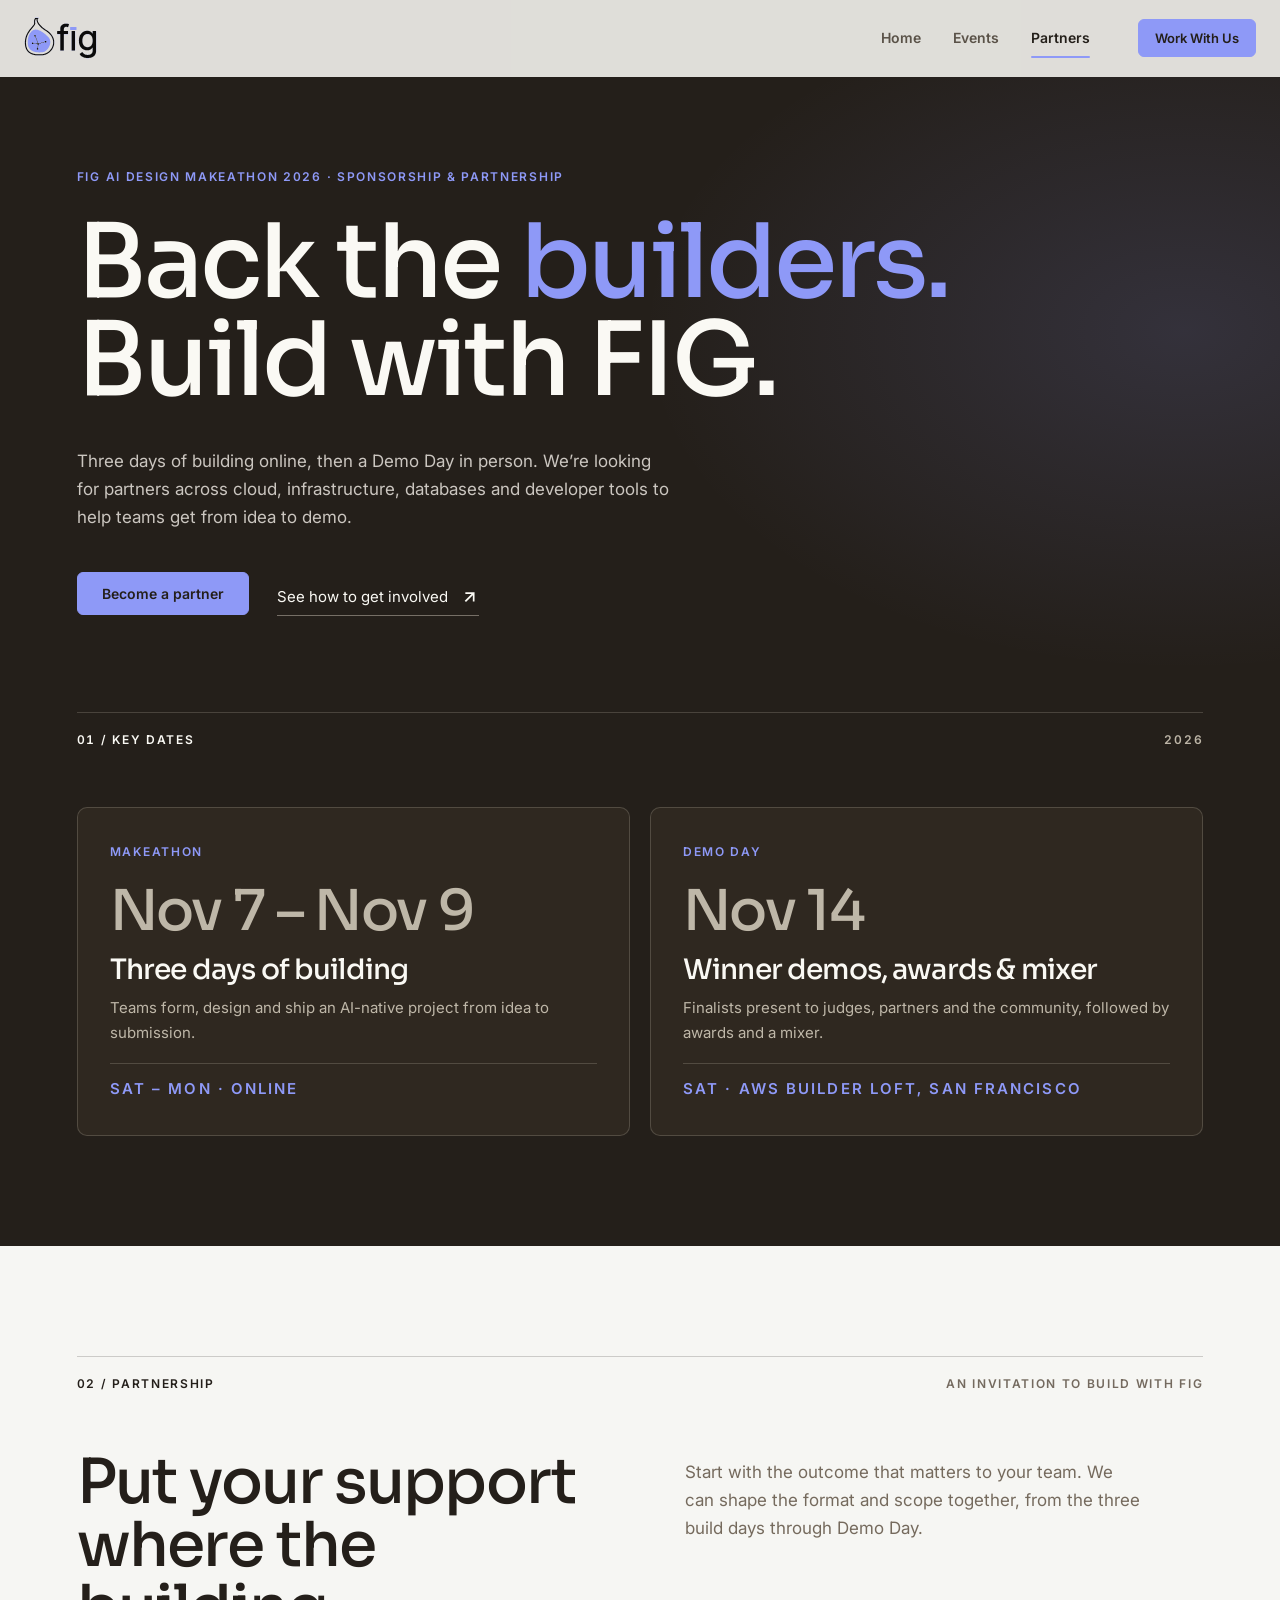
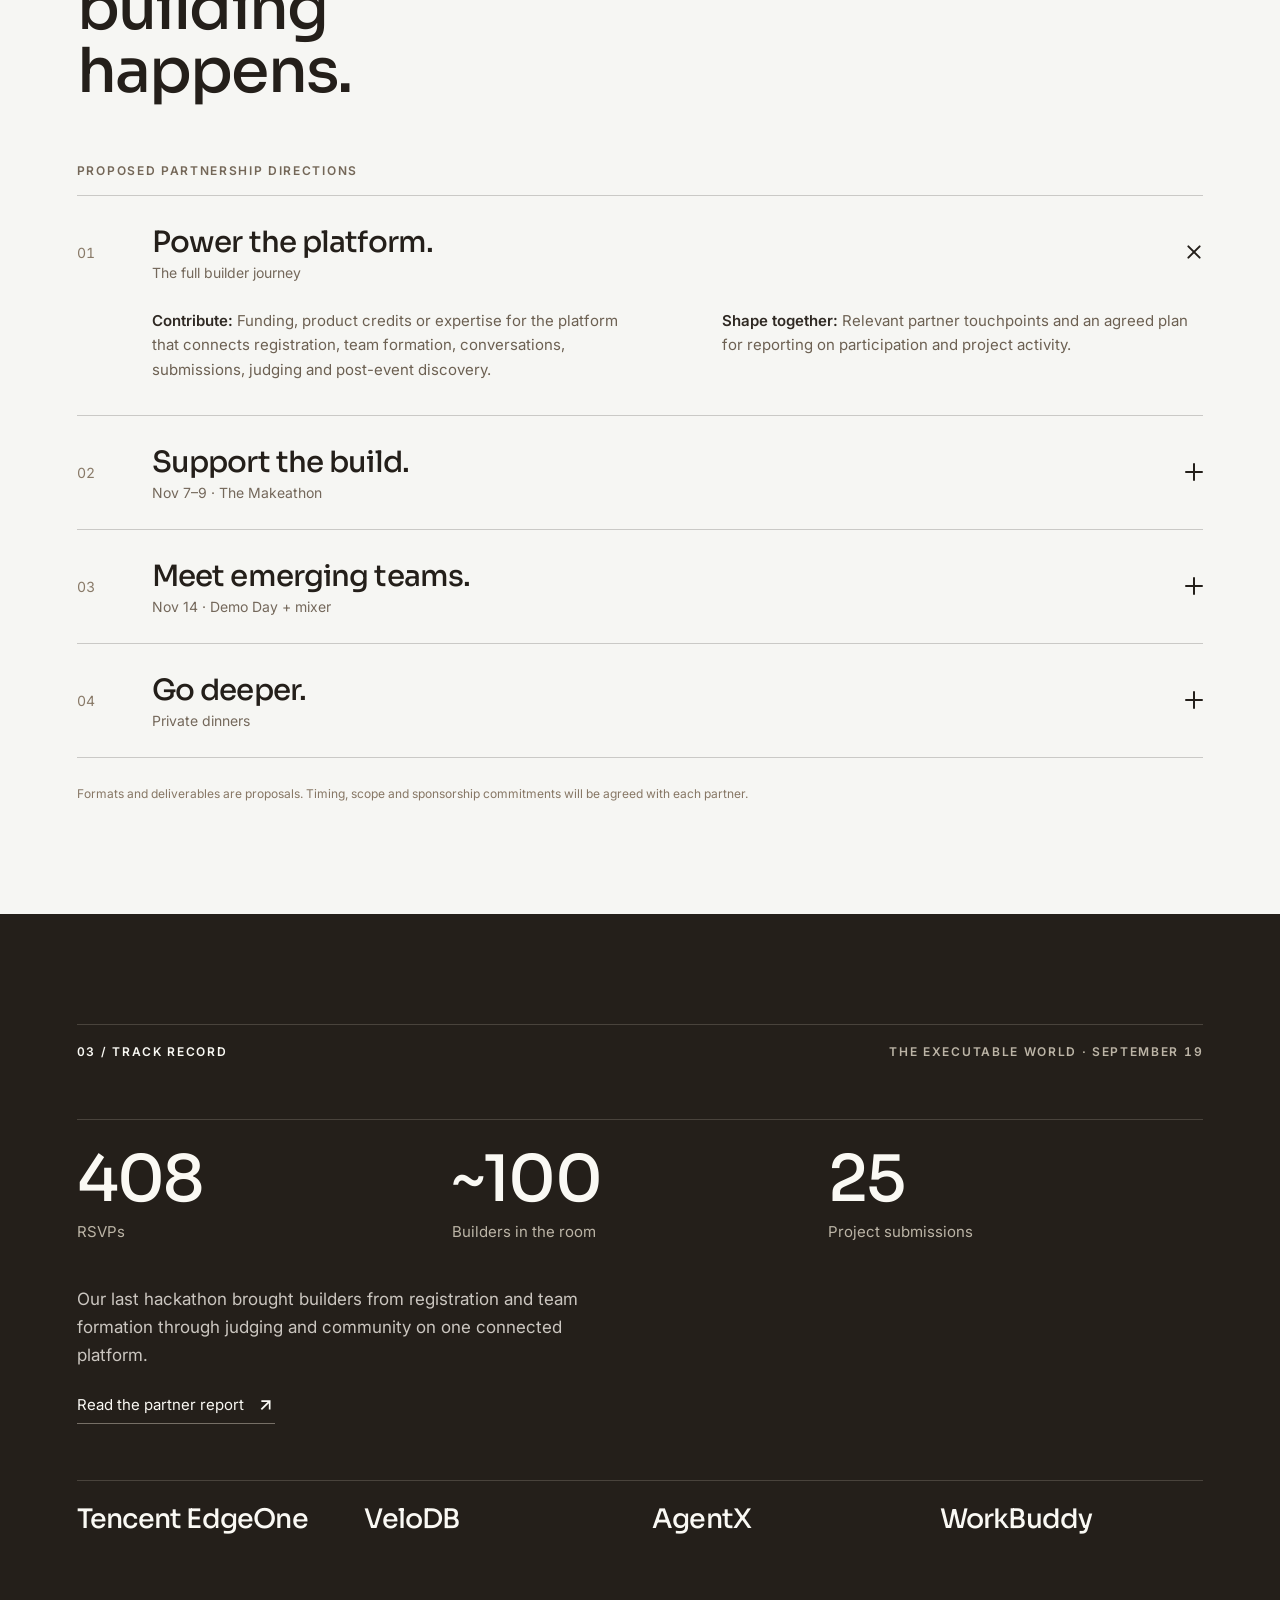
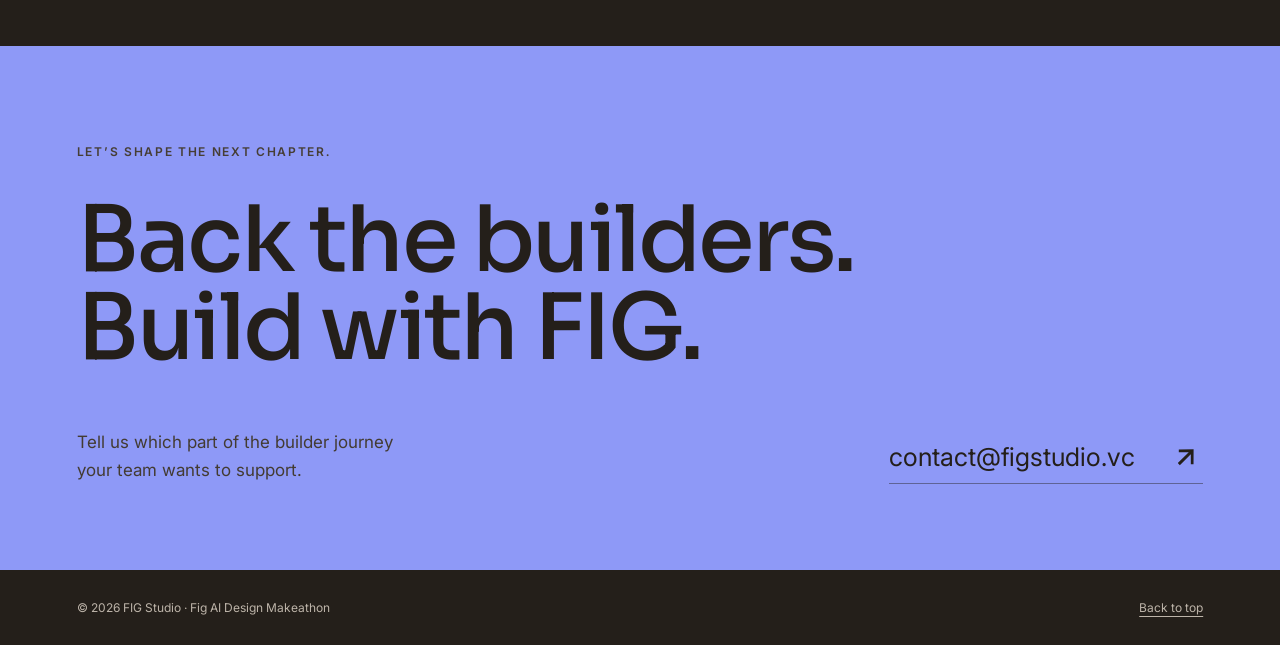
<file: sponsors.html>
<!doctype html>
<html lang="en">
<head>
<meta charset="utf-8">
<meta name="viewport" content="width=device-width,initial-scale=1">
<title>Sponsorship &amp; Partnership — Fig AI Design Makeathon 2026 — FIG Studio</title>
<meta name="description" content="Back the builders at the Fig AI Design Makeathon 2026: three days online, November 7–9, and an onsite Demo Day on November 14. Partner with FIG Studio.">
<meta property="og:type" content="website">
<meta property="og:title" content="Sponsorship &amp; Partnership — Fig AI Design Makeathon 2026">
<meta property="og:description" content="Three days online, November 7–9, and an onsite Demo Day on November 14. Partner with FIG Studio to back the builders.">
<meta property="og:url" content="https://figstudio.vc/sponsors">
<meta property="og:image" content="https://figstudio.vc/og-image.png">
<meta name="twitter:card" content="summary_large_image">
<link rel="canonical" href="https://figstudio.vc/sponsors">
<link rel="icon" href="favicon-v2.png?v=5" type="image/png" sizes="128x128">
<link rel="apple-touch-icon" href="favicon-v2.png?v=5">
<link rel="preconnect" href="https://fonts.googleapis.com">
<link rel="preconnect" href="https://fonts.gstatic.com" crossorigin>
<link href="https://fonts.googleapis.com/css2?family=Sora:wght@400;500;600;700&family=Inter:wght@400;500;600;700&display=swap" rel="stylesheet">
<style>
:root{
  --ink:#241F1A;
  --ink-soft:#5A5248;
  --line:rgba(36,31,26,.14);
  --white:#FAF9F4;
  --accent-blue:#8E99F7;
  --accent-blue-deep:#374AF1;
  --blue:var(--accent-blue);
  --paper:var(--white);
  --muted:rgba(239,231,214,.75);
  --rline:rgba(239,231,214,.18);
  --sans:'Inter',-apple-system,sans-serif;
  --display:'Sora',-apple-system,sans-serif;
  --sp-2:8px;--sp-3:12px;--sp-4:16px;--sp-5:24px;--sp-6:32px;--sp-7:48px;
  --fs-ui:14px;--fs-label:13px;--fs-body:17px;
  --nav-h:76px;
  --radius-sm:6px;--radius-md:10px;
  --maxw:1320px;
  --pad:clamp(24px,6vw,100px);
  --ease:cubic-bezier(.2,.7,.2,1);
}
*{box-sizing:border-box}
html{scroll-behavior:smooth;scroll-padding-top:calc(var(--nav-h) + 14px)}
body{margin:0;background:var(--ink);color:var(--paper);font-family:var(--sans);-webkit-font-smoothing:antialiased}
button,a{font:inherit}
a{color:inherit;text-decoration:none}
button{cursor:pointer;color:inherit}
a:focus-visible,button:focus-visible,summary:focus-visible{outline:3px solid var(--blue);outline-offset:6px}
img{display:block;width:100%}
h1,h2,h3,p{margin:0}
p{font-size:1.0625rem;line-height:1.65}
h1,h2,h3{font-weight:500;letter-spacing:-.03em;font-family:var(--display)}
::selection{background:var(--blue);color:var(--ink)}
.wrap{max-width:1600px;margin:auto;padding-left:var(--pad);padding-right:var(--pad)}
.mono{font-family:var(--sans);font-size:.75rem;line-height:1.5;letter-spacing:.14em;text-transform:uppercase;font-weight:600;font-variant-numeric:tabular-nums}
.section-label{display:flex;justify-content:space-between;gap:16px;border-top:1px solid var(--rline);padding-top:18px;margin-bottom:58px}
.section-label span:last-child{color:var(--muted)}
.pad-y{padding-top:110px;padding-bottom:110px}
.section-title{font-size:clamp(2.38rem,4.84vw,4.76rem);line-height:1.02}
.arrow{display:inline-block;flex:none;width:1.3em;height:1.3em;vertical-align:-.3em;background:currentColor;-webkit-mask:url("data:image/svg+xml,%3Csvg xmlns='http://www.w3.org/2000/svg' viewBox='0 0 342 342'%3E%3Cpolygon points='277,170 168,62 148,82 221,155 60,155 60,185 221,185 148,258 168,278'/%3E%3C/svg%3E") center/contain no-repeat;mask:url("data:image/svg+xml,%3Csvg xmlns='http://www.w3.org/2000/svg' viewBox='0 0 342 342'%3E%3Cpolygon points='277,170 168,62 148,82 221,155 60,155 60,185 221,185 148,258 168,278'/%3E%3C/svg%3E") center/contain no-repeat}
.arrow--ne{rotate:-45deg}
.skip{position:fixed;top:-100px;background:var(--blue);padding:12px;z-index:100;color:var(--ink)}
.skip:focus{top:8px}

/* Buttons + navigation (same as the rest of the site) */
.btn{display:inline-block;font-family:var(--sans);font-weight:600;font-size:var(--fs-ui);padding:var(--sp-3) var(--sp-5);background:var(--accent-blue);color:var(--ink);border-radius:var(--radius-sm);border:1.5px solid var(--accent-blue);transition:background .16s,color .16s}
.btn:hover{background:var(--accent-blue-deep);border-color:var(--accent-blue-deep);color:#fff}
nav{position:sticky;top:0;z-index:50;line-height:1.6;color:var(--ink);background:rgba(250,249,244,.88);border-bottom:1px solid transparent;transition:border-color .2s,box-shadow .2s}
nav.scrolled{backdrop-filter:blur(12px) saturate(120%);-webkit-backdrop-filter:blur(12px) saturate(120%);border-bottom-color:var(--line);box-shadow:0 8px 24px rgba(36,31,26,.04)}
.nav-in{display:flex;align-items:center;justify-content:space-between;height:var(--nav-h);max-width:var(--maxw);margin:0 auto;padding:0 var(--sp-5)}
.wordmark{display:inline-flex;align-items:center;color:var(--ink)}
.wordmark img{display:block;width:auto;height:42px}
.nav-right{display:flex;align-items:center;gap:var(--sp-7)}
.nav-links{display:flex;align-items:center;gap:var(--sp-6)}
.nav-links a{position:relative;padding:var(--sp-2) 0;font-size:var(--fs-ui);font-weight:600;color:var(--ink-soft);transition:color .16s}
.nav-links a:hover,.nav-links a[aria-current="page"]{color:var(--ink)}
.nav-links a[aria-current="page"]::after{content:"";position:absolute;left:0;right:0;bottom:-1px;height:2px;border-radius:1px;background:var(--accent-blue)}
nav a:focus-visible,nav button:focus-visible{outline:2px solid var(--accent-blue);outline-offset:3px}
nav .btn{padding:var(--sp-2) var(--sp-4);font-size:var(--fs-label)}
.nav-toggle{display:none;width:44px;height:44px;align-items:center;justify-content:center;margin-right:-10px;padding:0;border:0;border-radius:var(--radius-sm);background:transparent;color:var(--ink)}
.nav-toggle .bars,.nav-toggle .bars::before,.nav-toggle .bars::after{display:block;width:20px;height:2px;border-radius:1px;background:currentColor;transition:transform .2s,background .2s}
.nav-toggle .bars{position:relative}
.nav-toggle .bars::before,.nav-toggle .bars::after{content:"";position:absolute;left:0}
.nav-toggle .bars::before{top:-6px}
.nav-toggle .bars::after{top:6px}
nav.open .nav-toggle .bars{background:transparent}
nav.open .nav-toggle .bars::before{transform:translateY(6px) rotate(45deg)}
nav.open .nav-toggle .bars::after{transform:translateY(-6px) rotate(-45deg)}
@media(max-width:600px){
  .nav-right{gap:var(--sp-3)}
  nav .btn{display:none}
  .nav-toggle{display:inline-flex}
  .nav-links{display:none;position:absolute;top:100%;left:0;right:0;flex-direction:column;align-items:stretch;gap:0;padding:var(--sp-2) 0;background:var(--white);border-top:1px solid var(--line);border-bottom:1px solid var(--line);box-shadow:0 16px 32px rgba(36,31,26,.08)}
  nav.open .nav-links{display:flex}
  .nav-links a{padding:var(--sp-4) 22px;font-size:var(--fs-body)}
  .nav-links a[aria-current="page"]{box-shadow:inset 3px 0 0 var(--accent-blue)}
  .nav-links a[aria-current="page"]::after{display:none}
}

/* Hero */
.hero{position:relative;overflow:hidden;isolation:isolate}
.hero-glow{position:absolute;z-index:-1;inset:-20% -40% 0 45%;background:radial-gradient(ellipse at center,#8e99f726,transparent 63%);pointer-events:none}
.hero-inner{padding-top:88px;padding-bottom:96px}
.hero .eyebrow{color:var(--blue)}
.hero h1{font-size:clamp(3rem,8vw,8rem);line-height:.96;max-width:1100px;margin-top:28px}
.hero h1 .accent{color:var(--blue)}
.hero-lede{max-width:600px;margin-top:36px;color:#cbc6c0}
.hero-actions{display:flex;flex-wrap:wrap;align-items:center;gap:28px;margin-top:40px}
.text-link{display:inline-flex;align-items:center;gap:12px;padding:16px 0 9px;border-bottom:1px solid #efe7d666;font-size:.9375rem;transition:gap .3s}
.text-link:hover{gap:16px}

/* Dates */
.dates{padding-bottom:110px}
.date-cards{display:grid;grid-template-columns:repeat(2,1fr);gap:20px}
.date-card{padding:32px 32px 34px;background:#2f2820;border:1px solid var(--rline);border-radius:var(--radius-md)}
.date-card .mono{color:var(--accent-blue)}
.date-card .when{font-family:var(--display);font-weight:500;letter-spacing:-.03em;font-size:clamp(2.2rem,4.4vw,4rem);line-height:1;margin:22px 0 14px}
.date-card h3{font-size:clamp(1.3rem,2.2vw,1.9rem);line-height:1.15}
.date-card p{color:var(--muted);font-size:.9375rem;margin-top:10px}
.date-card .where{margin-top:18px;padding-top:14px;border-top:1px solid var(--rline)}
@media(max-width:800px){.date-cards{grid-template-columns:1fr}}

/* Partnership directions */
.next{background:#f6f6f3;color:var(--ink)}
.next .section-label{border-color:#241f1a33}
.next .section-label span:last-child{color:#746a5f}
.next-intro{display:grid;grid-template-columns:1fr 1fr;gap:7vw;margin-bottom:58px}
.next-intro p{color:#756a5d;margin-top:7px;max-width:455px}
.proposal-label{color:#746758;margin-bottom:15px}
.opportunity{border-top:1px solid #241f1a35}
.opportunity:last-of-type{border-bottom:1px solid #241f1a35}
.opportunity summary{list-style:none;cursor:pointer;display:grid;grid-template-columns:55px 1fr 28px;column-gap:20px;row-gap:4px;align-items:center;padding:28px 0}
.opportunity summary::-webkit-details-marker{display:none}
.opportunity summary .num{grid-row:1/3;color:#897a68;font-size:.875rem;font-variant-numeric:tabular-nums}
.opportunity summary h3{grid-column:2;grid-row:1;font-size:clamp(1.27rem,2.29vw,2.12rem)}
.opportunity summary .format{grid-column:2;grid-row:2;font-size:.875rem;color:#74685b}
.opportunity summary .plus{grid-column:3;grid-row:1/3;justify-self:end;position:relative;width:18px;height:18px;transition:transform .2s}
.opportunity summary .plus::before,.opportunity summary .plus::after{content:"";position:absolute;background:var(--ink);border-radius:1px}
.opportunity summary .plus::before{left:0;right:0;top:50%;height:2px;margin-top:-1px}
.opportunity summary .plus::after{top:0;bottom:0;left:50%;width:2px;margin-left:-1px}
.opportunity[open] summary .plus{transform:rotate(45deg)}
.opportunity-content{display:grid;grid-template-columns:1fr 1fr;gap:7vw;padding:0 0 32px 75px}
.opportunity-content p{font-size:.9375rem;color:#6c6052}
.opportunity-content b{font-weight:600;color:#2f2923}
.next-note{font-size:.75rem;color:#877765;margin-top:26px}
@media(max-width:760px){
  .next-intro,.opportunity-content{grid-template-columns:1fr;gap:16px}
  .opportunity summary{grid-template-columns:36px 1fr 28px;column-gap:12px}
  .opportunity-content{padding-left:48px}
}

/* Track record */
.record-grid{display:grid;grid-template-columns:repeat(3,1fr);gap:0;border-top:1px solid var(--rline)}
.record-grid div{padding:28px 24px 0 0}
.record-grid b{display:block;font-family:var(--display);font-weight:500;letter-spacing:-.03em;font-size:clamp(2.4rem,5vw,4.6rem);line-height:1}
.record-grid span{display:block;margin-top:10px;color:var(--muted);font-size:.9375rem}
.record-note{max-width:560px;margin-top:44px;color:#cbc6c0}
#record .text-link{margin-top:10px}
.partner-names{list-style:none;margin:56px 0 0;padding:0;display:grid;grid-template-columns:repeat(4,1fr);gap:0 24px;border-top:1px solid var(--rline)}
.partner-names li{padding:22px 0 0;font-family:var(--display);font-size:clamp(1.25rem,2.1vw,1.9rem);font-weight:500;letter-spacing:-.03em;line-height:1.2}
@media(max-width:760px){
  .record-grid{grid-template-columns:1fr}
  .record-grid div{padding-bottom:20px}
  .partner-names{grid-template-columns:1fr 1fr}
  .partner-names li{padding:18px 0 4px}
}

/* Closing + footer */
.closing{background:var(--blue);color:var(--ink)}
.closing-inner{padding-top:94px;padding-bottom:86px}
.closing .mono{color:#463e35}
.closing h2{font-size:clamp(2.8rem,7.14vw,7.22rem);line-height:.97;max-width:1080px;margin-top:35px}
.closing-bottom{display:flex;justify-content:space-between;align-items:end;gap:35px;margin-top:55px}
.closing-bottom p{max-width:360px;color:#433b32}
.contact-link{font-size:clamp(1rem,2vw,1.6rem);padding-bottom:10px;border-bottom:1px solid #241f1a70;display:flex;align-items:center;gap:35px}
.contact-link:hover .arrow{transform:translate(4px,-4px)}
.contact-link .arrow{transition:transform .3s}
.footer{display:flex;justify-content:space-between;align-items:center;gap:20px;flex-wrap:wrap;padding-top:30px;padding-bottom:30px;color:#bdb4a9;font-size:.75rem}
.footer a{text-decoration:underline;text-underline-offset:4px}
.footer a:hover{color:#faf9f4}
@media(max-width:1050px){.closing-bottom{align-items:start}.contact-link{gap:18px}}
@media(max-width:760px){.pad-y{padding-top:80px;padding-bottom:80px}.closing-bottom{flex-direction:column;align-items:flex-start}}

/* Reveal on scroll */
.js-motion .reveal{opacity:0;transform:translateY(28px);transition:opacity .9s var(--ease),transform .9s var(--ease)}
.js-motion .reveal.in{opacity:1;transform:none}
.js-motion .delay{transition-delay:.13s}
@media(prefers-reduced-motion:reduce){
  .js-motion .reveal{opacity:1;transform:none;transition:none}
  html{scroll-behavior:auto}
  .nav-toggle .bars,.nav-toggle .bars::before,.nav-toggle .bars::after{transition:none}
}
</style>
</head>
<body>
<a class="skip" href="#main">Skip to content</a>
<nav id="nav" aria-label="Primary">
  <div class="nav-in">
    <a class="wordmark" href="/" aria-label="FIG Studio — Home"><img src="fig-logo-vector.svg" alt="FIG Studio"></a>
    <div class="nav-right">
      <div class="nav-links" id="nav-links">
        <a href="/">Home</a>
        <a href="/events/executable-world-2026">Events</a>
        <a href="/sponsors" aria-current="page">Partners</a>
      </div>
      <a class="btn" href="mailto:contact@figstudio.vc?subject=FIG%20Studio%20%E2%80%94%20Sponsorship%20conversation">Work With Us</a>
      <button class="nav-toggle" type="button" aria-expanded="false" aria-controls="nav-links" aria-label="Open menu"><span class="bars" aria-hidden="true"></span></button>
    </div>
  </div>
</nav>

<main id="main">
  <header class="hero">
    <div class="hero-glow" aria-hidden="true"></div>
    <div class="hero-inner wrap">
      <span class="mono eyebrow">Fig AI Design Makeathon 2026 · Sponsorship &amp; Partnership</span>
      <h1>Back the <span class="accent">builders.</span><br>Build with FIG.</h1>
      <p class="hero-lede">Three days of building online, then a Demo Day in person. We’re looking for partners across cloud, infrastructure, databases and developer tools to help teams get from idea to demo.</p>
      <div class="hero-actions">
        <a class="btn" href="mailto:contact@figstudio.vc?subject=FIG%20Studio%20%E2%80%94%20Sponsorship%20conversation">Become a partner</a>
        <a class="text-link" href="#directions">See how to get involved <span class="arrow arrow--ne" aria-hidden="true"></span></a>
      </div>
    </div>
  </header>

  <section class="dates wrap" id="dates" aria-labelledby="dates-title">
    <div class="section-label"><span class="mono" id="dates-title">01 / Key dates</span><span class="mono">2026</span></div>
    <div class="date-cards">
      <article class="date-card reveal">
        <span class="mono">Makeathon</span>
        <p class="when"><time datetime="2026-11-07">Nov 7</time> – <time datetime="2026-11-09">Nov 9</time></p>
        <h3>Three days of building</h3>
        <p>Teams form, design and ship an AI-native project from idea to submission.</p>
        <p class="where mono">Sat – Mon · Online</p>
      </article>
      <article class="date-card reveal delay">
        <span class="mono">Demo Day</span>
        <p class="when"><time datetime="2026-11-14">Nov 14</time></p>
        <h3>Winner demos, awards &amp; mixer</h3>
        <p>Finalists present to judges, partners and the community, followed by awards and a mixer.</p>
        <p class="where mono">Sat · AWS Builder Loft, San Francisco</p>
      </article>
    </div>
  </section>

  <section class="next pad-y" id="directions">
    <div class="wrap">
      <div class="section-label"><span class="mono">02 / Partnership</span><span class="mono">An invitation to build with FIG</span></div>
      <div class="next-intro">
        <h2 class="section-title reveal">Put your support<br>where the<br>building happens.</h2>
        <p class="reveal delay">Start with the outcome that matters to your team. We can shape the format and scope together, from the three build days through Demo Day.</p>
      </div>
      <p class="proposal-label mono">Proposed partnership directions</p>
      <details class="opportunity" open><summary><span class="num">01</span><h3>Power the platform.</h3><span class="format">The full builder journey</span><span class="plus" aria-hidden="true"></span></summary><div class="opportunity-content"><p><b>Contribute:</b> Funding, product credits or expertise for the platform that connects registration, team formation, conversations, submissions, judging and post-event discovery.</p><p><b>Shape together:</b> Relevant partner touchpoints and an agreed plan for reporting on participation and project activity.</p></div></details>
      <details class="opportunity"><summary><span class="num">02</span><h3>Support the build.</h3><span class="format">Nov 7–9 · The Makeathon</span><span class="plus" aria-hidden="true"></span></summary><div class="opportunity-content"><p><b>Contribute:</b> Event funding, product credits and technical expertise to help teams move from ideas to submissions.</p><p><b>Shape together:</b> A relevant challenge, hands-on support and a post-event summary of participation and submitted work.</p></div></details>
      <details class="opportunity"><summary><span class="num">03</span><h3>Meet emerging teams.</h3><span class="format">Nov 14 · Demo Day + mixer</span><span class="plus" aria-hidden="true"></span></summary><div class="opportunity-content"><p><b>Contribute:</b> Support for a program that brings builders and emerging teams together around their work.</p><p><b>Shape together:</b> A demo showcase, partner participation and introductions with interested, consenting teams.</p></div></details>
      <details class="opportunity"><summary><span class="num">04</span><h3>Go deeper.</h3><span class="format">Private dinners</span><span class="plus" aria-hidden="true"></span></summary><div class="opportunity-content"><p><b>Contribute:</b> Support for a focused gathering of founders, researchers and technical leaders.</p><p><b>Shape together:</b> A shared topic, a curated guest profile and space for sustained technical and business conversations.</p></div></details>
      <p class="next-note">Formats and deliverables are proposals. Timing, scope and sponsorship commitments will be agreed with each partner.</p>
    </div>
  </section>

  <section class="pad-y" id="record">
    <div class="wrap">
      <div class="section-label"><span class="mono">03 / Track record</span><span class="mono">The Executable World · September 19</span></div>
      <div class="record-grid reveal">
        <div><b>408</b><span>RSVPs</span></div>
        <div><b>~100</b><span>Builders in the room</span></div>
        <div><b>25</b><span>Project submissions</span></div>
      </div>
      <p class="record-note reveal">Our last hackathon brought builders from registration and team formation through judging and community on one connected platform.</p>
      <a class="text-link reveal" href="/events/executable-world-2026">Read the partner report <span class="arrow arrow--ne" aria-hidden="true"></span></a>
      <ul class="partner-names reveal" aria-label="Partners of The Executable World">
        <li>Tencent EdgeOne</li><li>VeloDB</li><li>AgentX</li><li>WorkBuddy</li>
      </ul>
    </div>
  </section>

  <section class="closing" id="contact">
    <div class="closing-inner wrap">
      <span class="mono">Let’s shape the next chapter.</span>
      <h2 class="reveal">Back the builders.<br>Build with FIG.</h2>
      <div class="closing-bottom">
        <p>Tell us which part of the builder journey<br>your team wants to support.</p>
        <a class="contact-link" href="mailto:contact@figstudio.vc?subject=FIG%20Studio%20%E2%80%94%20Sponsorship%20conversation">contact@figstudio.vc <span class="arrow arrow--ne" aria-hidden="true"></span></a>
      </div>
    </div>
  </section>
</main>
<footer class="footer wrap"><span>© 2026 FIG Studio · Fig AI Design Makeathon</span><a href="#nav">Back to top</a></footer>

<script>
(()=>{
const root=document.documentElement,nav=document.getElementById('nav'),btn=nav.querySelector('.nav-toggle');
const onScroll=()=>nav.classList.toggle('scrolled',scrollY>8);
addEventListener('scroll',onScroll,{passive:true});onScroll();
const setMenu=o=>{nav.classList.toggle('open',o);btn.setAttribute('aria-expanded',String(o));btn.setAttribute('aria-label',o?'Close menu':'Open menu')};
btn.addEventListener('click',()=>setMenu(!nav.classList.contains('open')));
addEventListener('keydown',e=>{if(e.key==='Escape'&&nav.classList.contains('open')){setMenu(false);btn.focus()}});
addEventListener('click',e=>{if(nav.classList.contains('open')&&!nav.contains(e.target))setMenu(false)});
nav.querySelectorAll('.nav-links a').forEach(a=>a.addEventListener('click',()=>setMenu(false)));
matchMedia('(min-width:601px)').addEventListener('change',e=>{if(e.matches)setMenu(false)});
if('IntersectionObserver' in window&&!matchMedia('(prefers-reduced-motion:reduce)').matches){
  root.classList.add('js-motion');
  const io=new IntersectionObserver(es=>es.forEach(e=>{if(e.isIntersecting){e.target.classList.add('in');io.unobserve(e.target)}}),{threshold:.15});
  document.querySelectorAll('.reveal').forEach(el=>io.observe(el));
}
})();
</script>
</body>
</html>
</file>
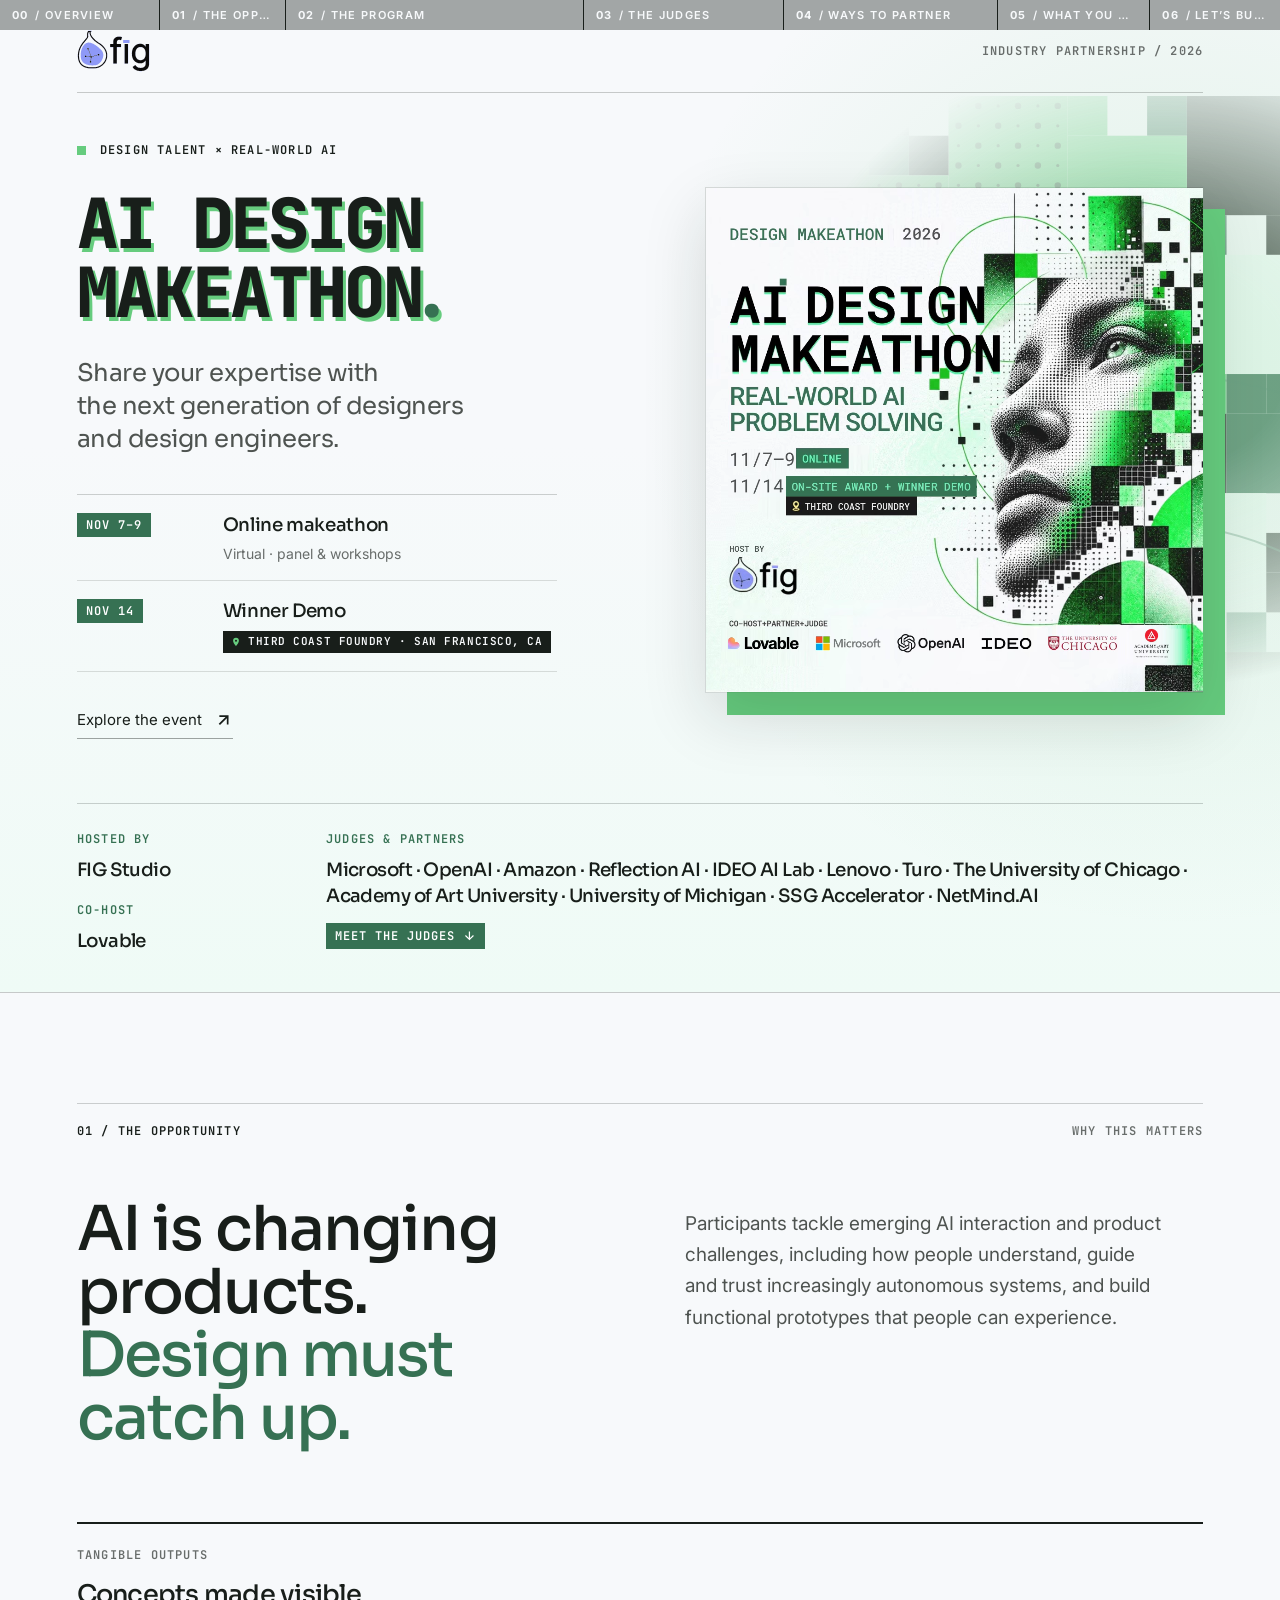
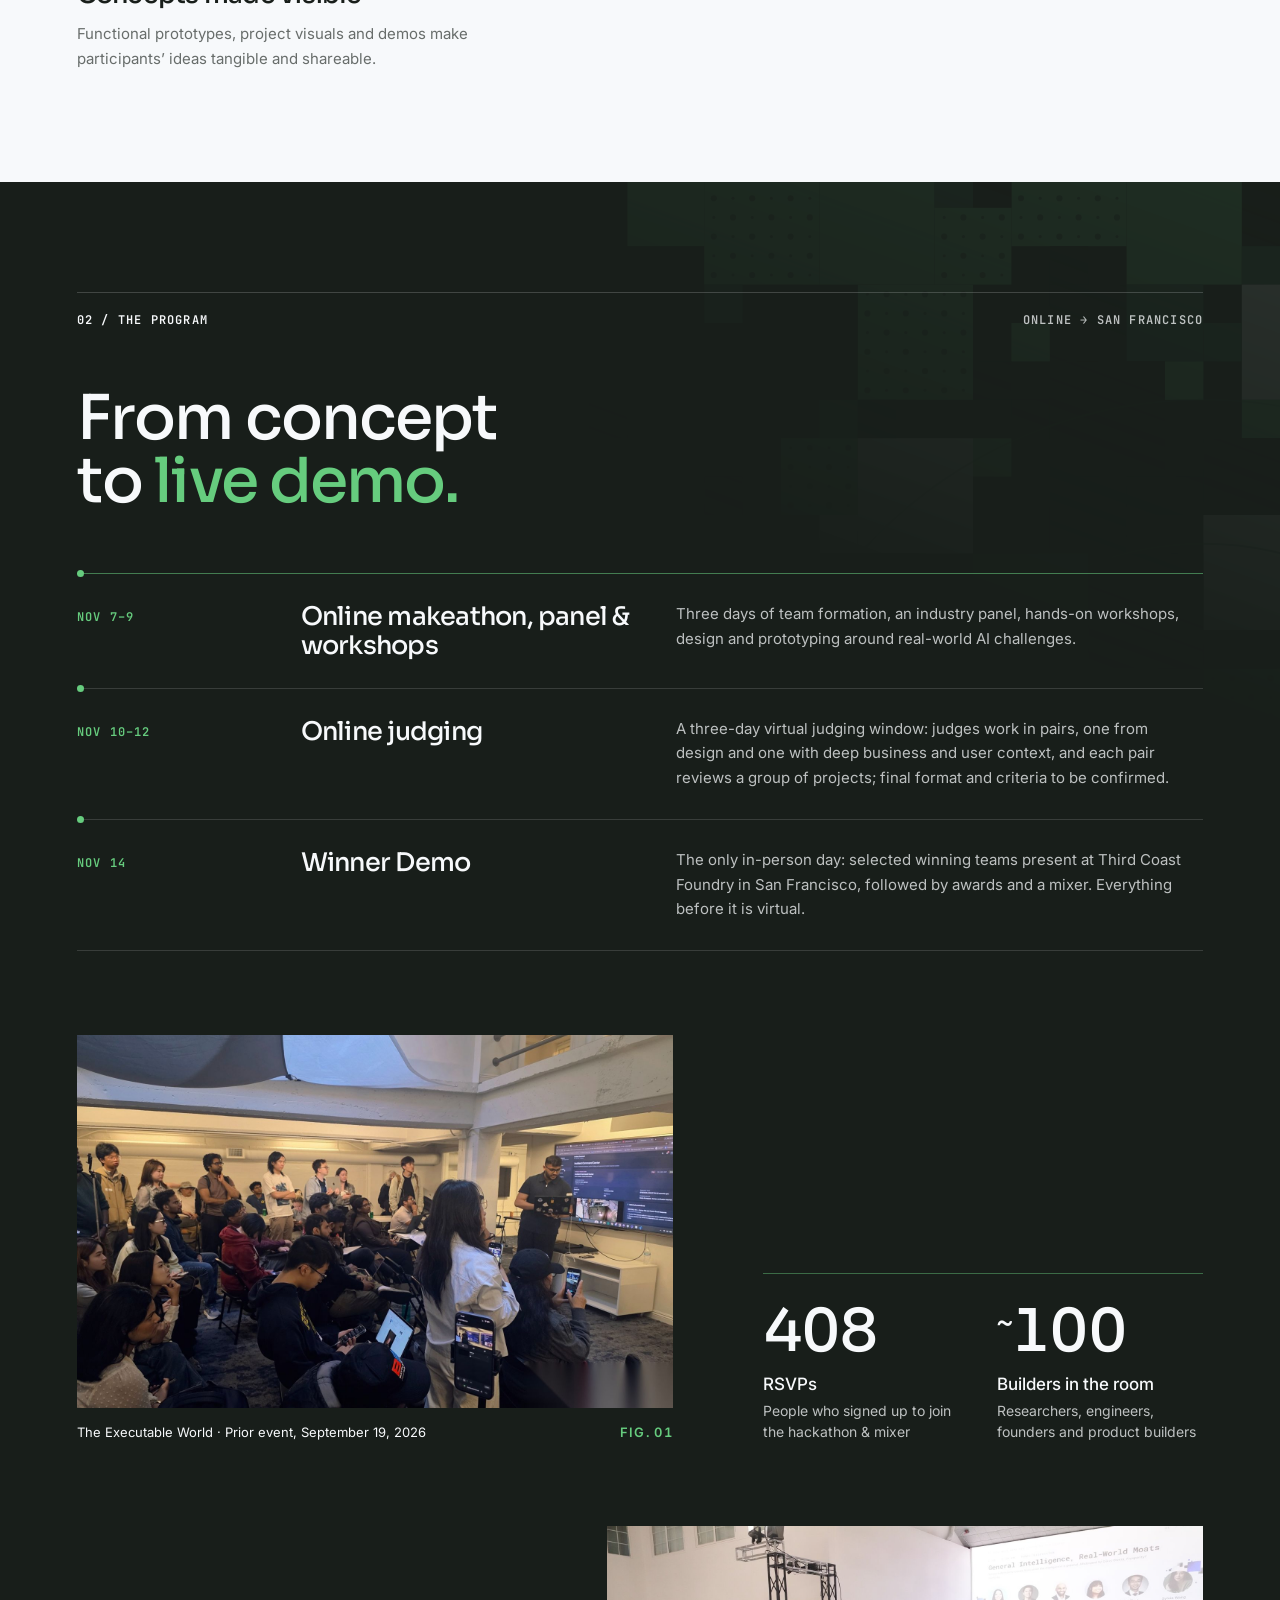
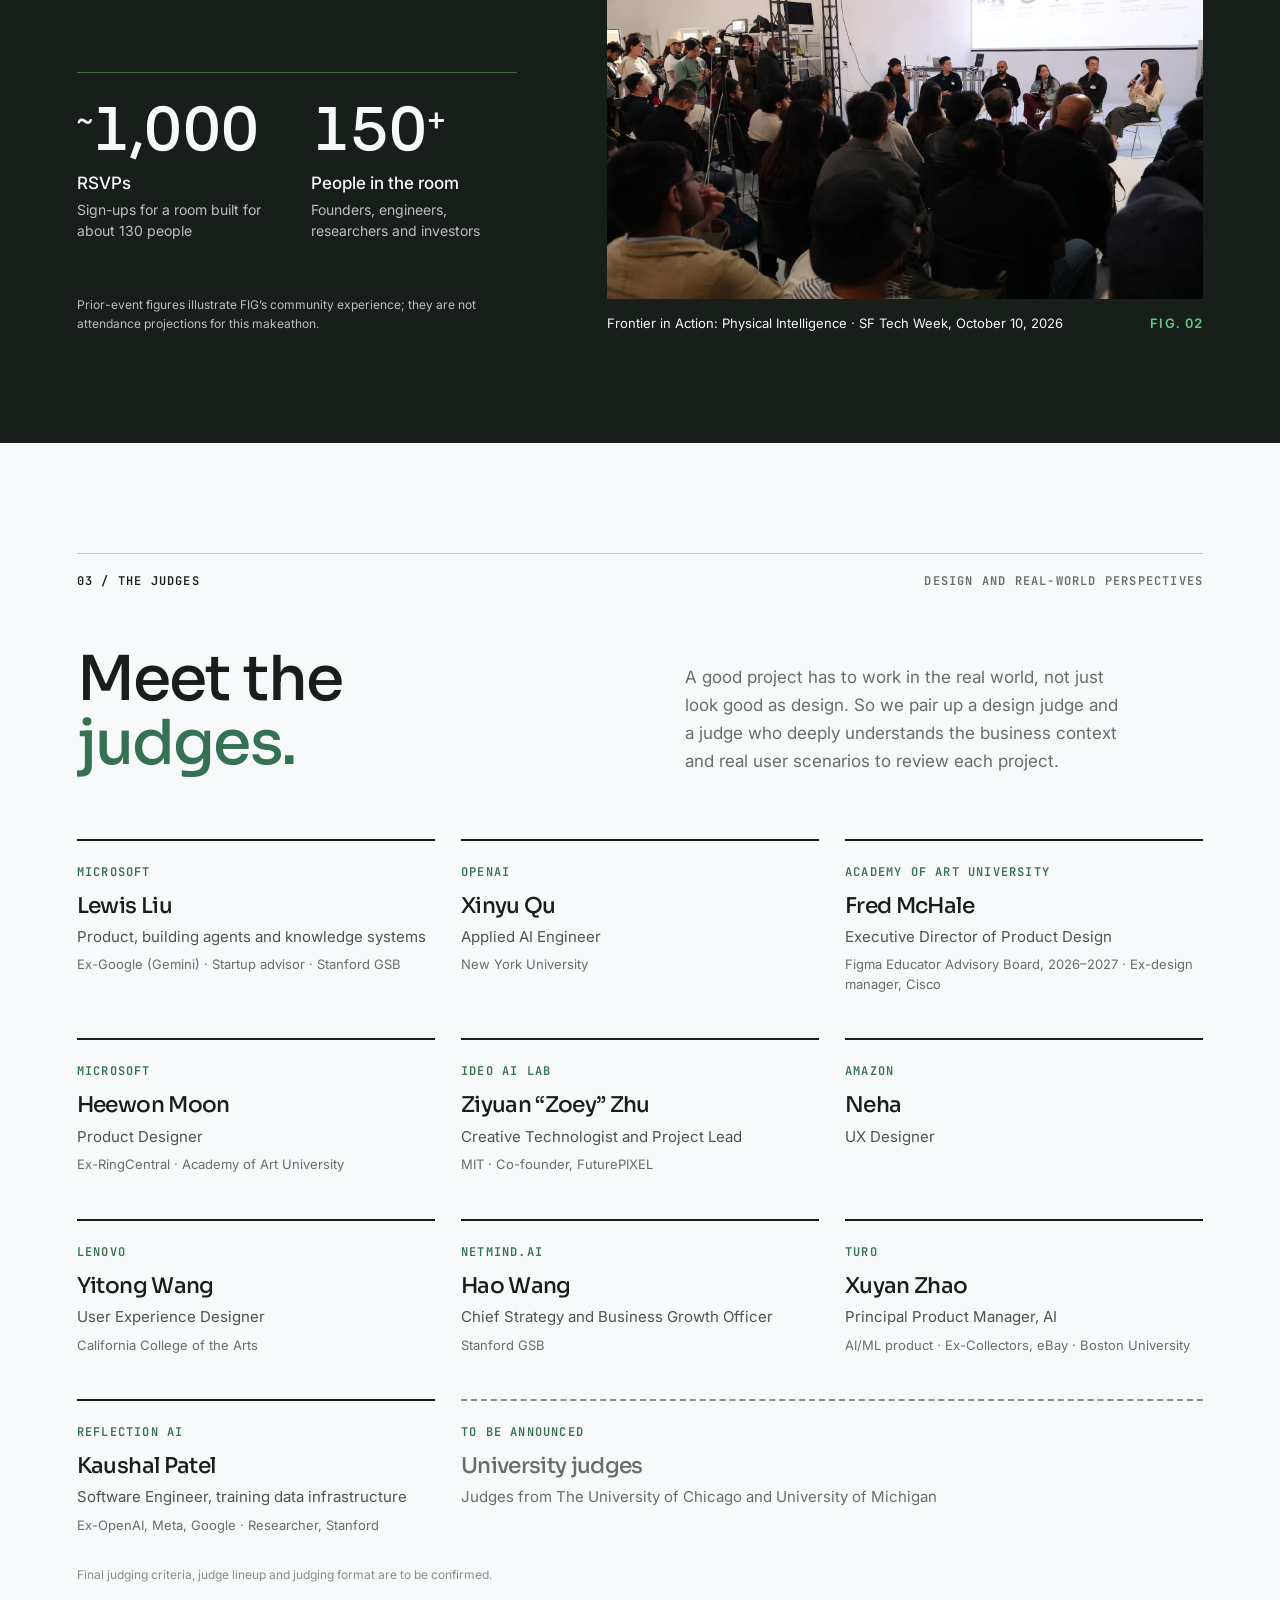
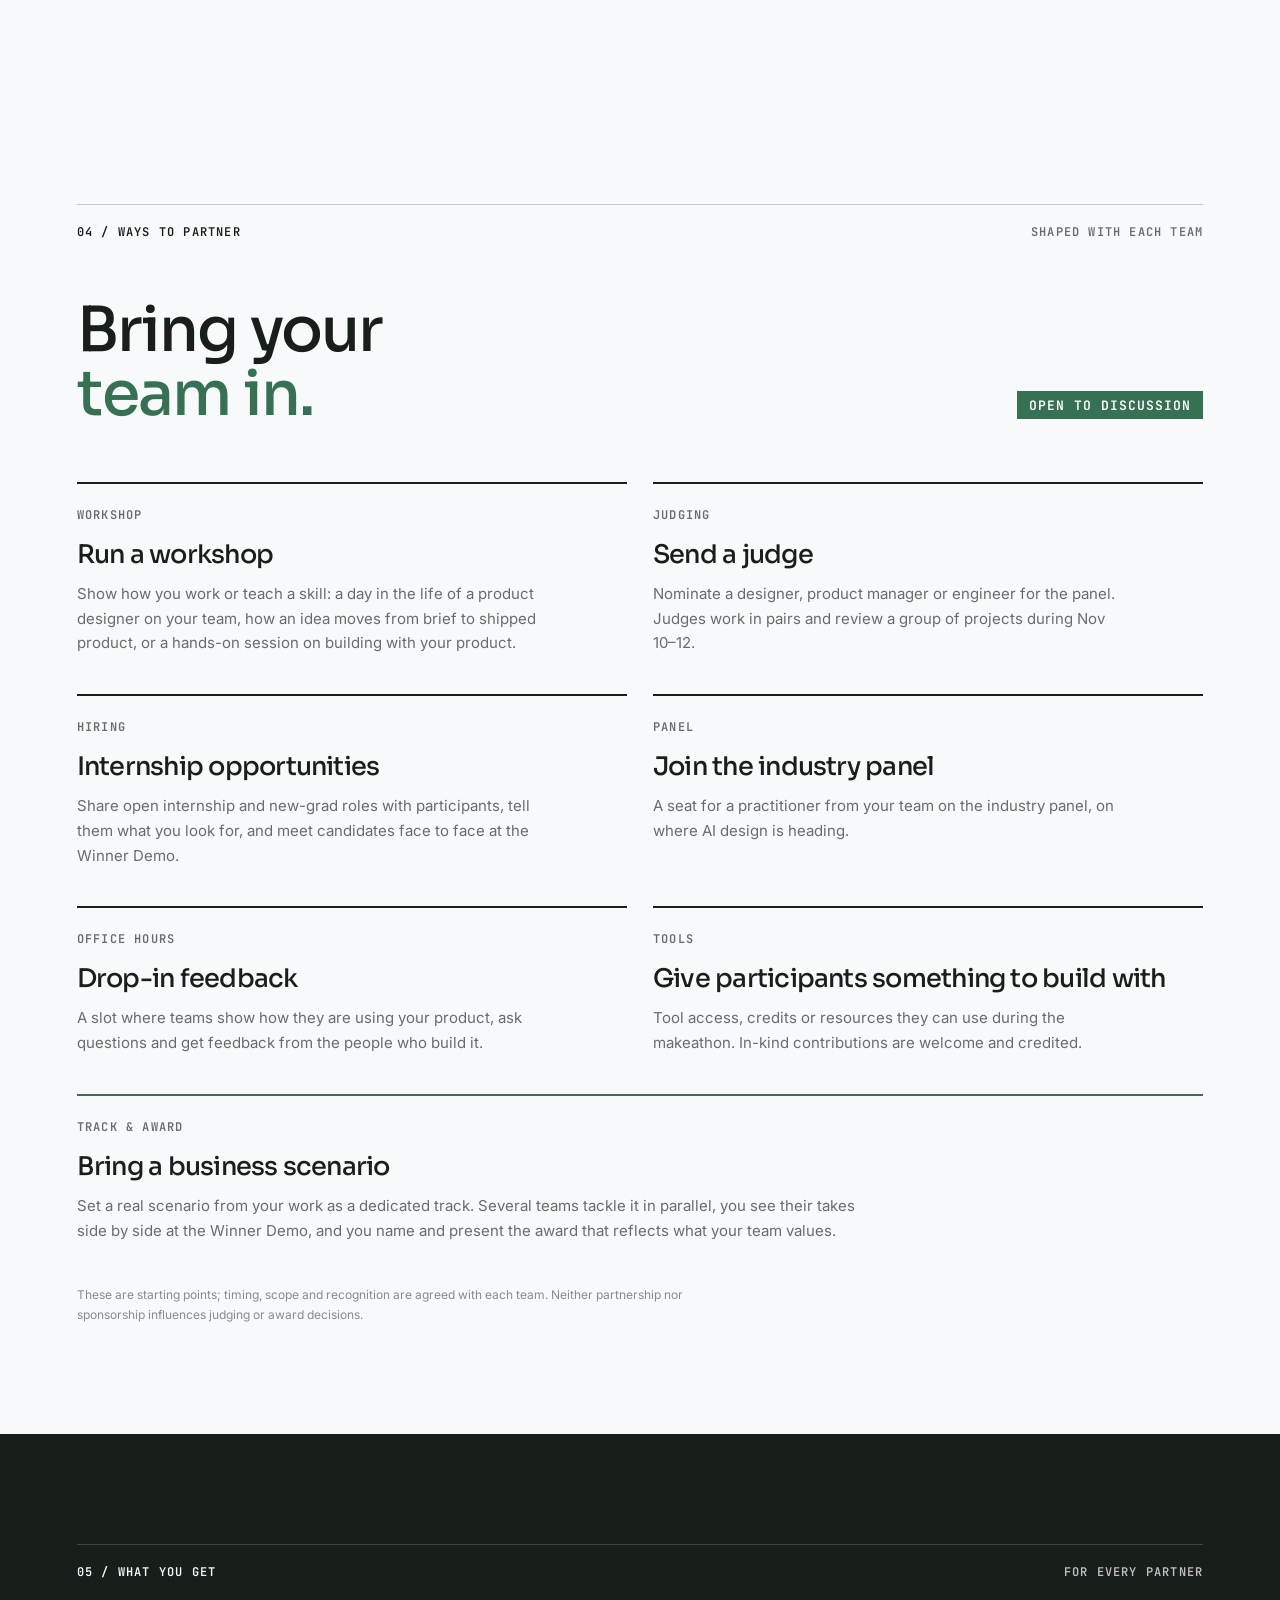
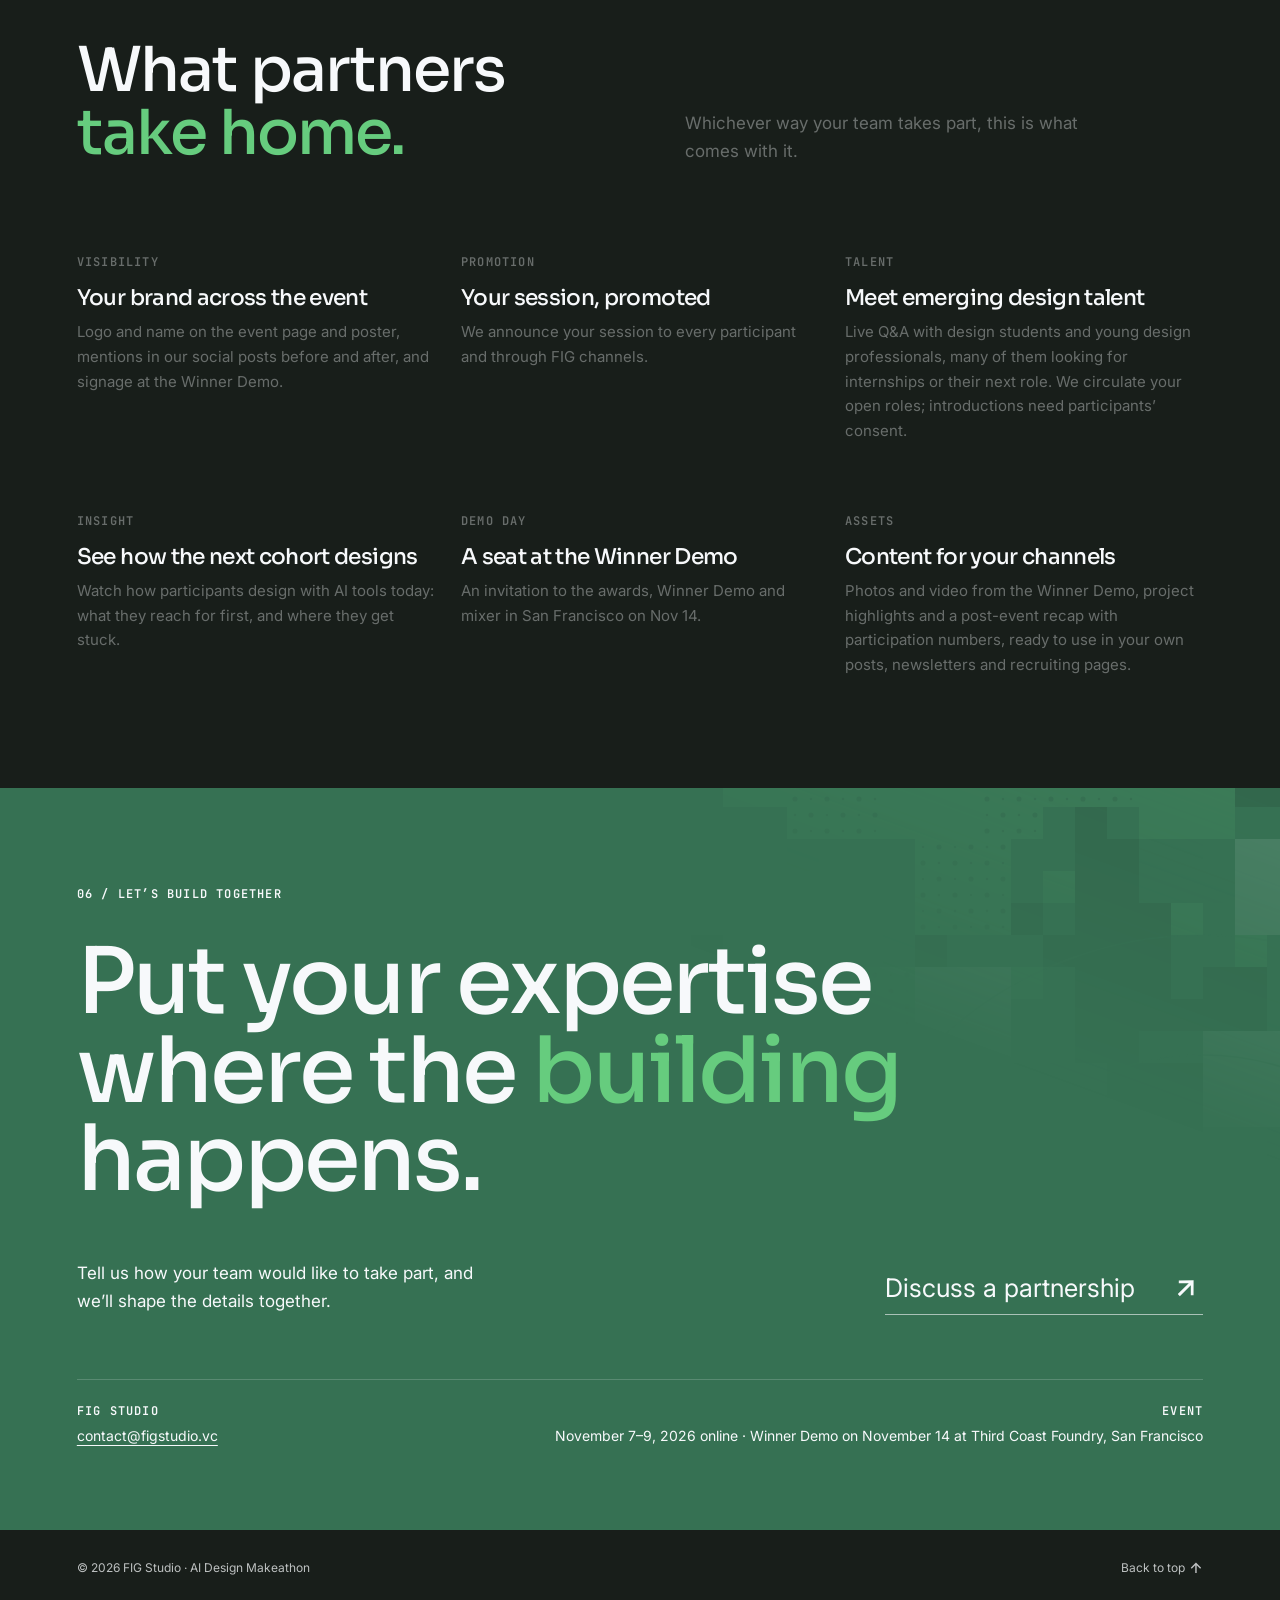
<file: events/ai-design-makeathon-partnership.html>
<!DOCTYPE html>
<html lang="en">
<head>
<meta charset="utf-8"><meta name="viewport" content="width=device-width,initial-scale=1">
<meta name="robots" content="noindex, nofollow">
<title>FIG AI Design Makeathon — Industry Partnership</title>
<meta name="description" content="Bring your team’s expertise to design students and young design professionals. Ways for companies to take part in the FIG AI Design Makeathon: online November 7–9, online judging November 10–12 and an in-person Winner Demo in San Francisco on November 14.">
<meta property="og:type" content="website">
<meta property="og:title" content="FIG AI Design Makeathon — Industry Partnership">
<meta property="og:description" content="Bring your team’s expertise to design students and young design professionals. Ways for companies to take part in the FIG AI Design Makeathon: online November 7–9, online judging November 10–12 and an in-person Winner Demo in San Francisco on November 14.">
<meta property="og:url" content="https://figstudio.vc/events/ai-design-makeathon-partnership">
<meta property="og:image" content="https://figstudio.vc/events/ai-design-makeathon/img/poster.jpg">
<meta name="twitter:card" content="summary_large_image">
<link rel="icon" href="../favicon-v2.png?v=5" type="image/png" sizes="128x128">
<link rel="icon" href="../favicon.svg?v=6" type="image/svg+xml">
<link rel="preconnect" href="https://fonts.googleapis.com">
<link rel="preconnect" href="https://fonts.gstatic.com" crossorigin>
<link href="https://fonts.googleapis.com/css2?family=JetBrains+Mono:wght@600;700;800&family=Sora:wght@400;500;600;700&family=Inter:wght@400;500;600;700&display=swap" rel="stylesheet">
<link rel="stylesheet" href="ai-design-makeathon/theme.css">
<link rel="stylesheet" href="ai-design-makeathon/page.css">
</head>
<body>
<a class="skip" href="#opportunity">Skip to details</a>
<div class="progress" id="progress" role="navigation" aria-label="Jump to section"><div class="pg-layer pg-base"><a class="pg-seg" href="#top" data-target="top"><b>00</b><span>/ Overview</span></a><a class="pg-seg" href="#opportunity" data-target="opportunity"><b>01</b><span>/ The opportunity</span></a><a class="pg-seg" href="#program" data-target="program"><b>02</b><span>/ The program</span></a><a class="pg-seg" href="#judges" data-target="judges"><b>03</b><span>/ The judges</span></a><a class="pg-seg" href="#ways" data-target="ways"><b>04</b><span>/ Ways to partner</span></a><a class="pg-seg" href="#get" data-target="get"><b>05</b><span>/ What you get</span></a><a class="pg-seg" href="#contact" data-target="contact"><b>06</b><span>/ Let’s build together</span></a></div><div class="pg-layer pg-fill" aria-hidden="true"><div class="pg-seg" data-target="top"><b>00</b><span>/ Overview</span></div><div class="pg-seg" data-target="opportunity"><b>01</b><span>/ The opportunity</span></div><div class="pg-seg" data-target="program"><b>02</b><span>/ The program</span></div><div class="pg-seg" data-target="judges"><b>03</b><span>/ The judges</span></div><div class="pg-seg" data-target="ways"><b>04</b><span>/ Ways to partner</span></div><div class="pg-seg" data-target="get"><b>05</b><span>/ What you get</span></div><div class="pg-seg" data-target="contact"><b>06</b><span>/ Let’s build together</span></div></div></div>
<main>
<section class="hero" id="top">
  <div class="hero-glow" aria-hidden="true"></div>
  <div class="wrap" style="width:100%"><div class="hero-brand"><a class="brand-home" href="/" aria-label="FIG Studio home"><img src="../fig-logo-vector.svg" alt="FIG Studio"></a><span class="mono">Industry partnership / 2026</span></div></div>
  <div class="hero-inner wrap">
    <div class="hero-copy">
      <span class="eyebrow mono">Design talent × Real-world AI</span>
      <h1 class="ev-display reveal">AI Design Makeathon<span class="dot">.</span></h1>
      <p class="hero-intro reveal delay">Share your expertise with<br>the next generation of designers<br>and design engineers.</p>
      <div class="hero-dates reveal delay">
        <div><span class="ev-chip">Nov 7–9</span><div><b>Online makeathon</b><small>Virtual · panel &amp; workshops</small></div></div>
        <div><span class="ev-chip">Nov 14</span><div><b>Winner Demo</b><span class="ev-chip ev-chip--ink ev-chip--pin">Third Coast Foundry · San Francisco, CA</span></div></div>
      </div>
      <a class="text-link" href="https://luma.com/fig-knsb" target="_blank" rel="noopener noreferrer">Explore the event <span class="arrow arrow--ne" aria-hidden="true"></span></a>
    </div>
    <figure class="hero-poster reveal delay"><video id="poster-video" width="1080" height="1096" data-anim="ai-design-makeathon/img/poster-loop.webp" autoplay muted loop playsinline preload="auto" poster="ai-design-makeathon/img/poster.jpg" role="img" aria-label="Official FIG AI Design Makeathon 2026 poster: online November 7–9, onsite winner demo in San Francisco on November 14"><source src="ai-design-makeathon/img/poster-loop.webm" type="video/webm"><source src="ai-design-makeathon/img/poster-loop.mp4" type="video/mp4"></video></figure>
  </div>
  <div class="wrap" style="width:100%"><div class="hero-partners">
    <div><span class="mono">Hosted by</span><strong>FIG Studio</strong><span class="mono mono--second">Co-host</span><strong>Lovable</strong></div>
    <div><span class="mono">Judges &amp; partners</span><strong>Microsoft · OpenAI · Amazon · Reflection AI · IDEO AI Lab · Lenovo · Turo · The University of Chicago · Academy of Art University · University of Michigan · SSG Accelerator · NetMind.AI</strong><a class="ev-chip judges-tag" href="#judges">Meet the judges <span class="arrow arrow--down" aria-hidden="true"></span></a></div>
  </div></div>
</section>

<section class="opportunity-sec pad-y" id="opportunity"><div class="wrap">
  <div class="section-label"><span class="mono">01 / The opportunity</span><span class="mono">Why this matters</span></div>
  <div class="intro-grid">
    <h2 class="section-title reveal">AI is changing products.<br><em>Design must catch up.</em></h2>
    <div class="intro-copy reveal delay">
      <p class="lede">Participants tackle emerging AI interaction and product challenges, including how people understand, guide and trust increasingly autonomous systems, and build functional prototypes that people can experience.</p>
    </div>
  </div>
  <div class="tiles">
    <div class="tile tile--wide reveal"><span class="mono">Tangible outputs</span><h3>Concepts made visible</h3><p>Functional prototypes, project visuals and demos make participants’ ideas tangible and shareable.</p></div>
  </div>
</div></section>

<section class="program pad-y" id="program"><div class="wrap">
  <div class="section-label"><span class="mono">02 / The program</span><span class="mono">Online → San Francisco</span></div>
  <h2 class="section-title reveal">From concept<br>to <em>live demo.</em></h2>
  <ol class="timeline">
    <li class="reveal"><span class="mono">Nov 7–9</span><h3>Online makeathon, panel &amp; workshops</h3><p>Three days of team formation, an industry panel, hands-on workshops, design and prototyping around real-world AI challenges.</p></li>
    <li class="reveal"><span class="mono">Nov 10–12</span><h3>Online judging</h3><p>A three-day virtual judging window: judges work in pairs, one from design and one with deep business and user context, and each pair reviews a group of projects; final format and criteria to be confirmed.</p></li>
    <li class="reveal"><span class="mono">Nov 14</span><h3>Winner Demo</h3><p>The only in-person day: selected winning teams present at Third Coast Foundry in San Francisco, followed by awards and a mixer. Everything before it is virtual.</p></li>
  </ol>
  <div class="proof">
    <figure class="reveal"><div class="shot"><img src="ai-design-makeathon/img/builders.jpg" alt="Builders watching a project demo at FIG Studio’s September 2026 hackathon" loading="lazy"></div><figcaption class="caption"><b>The Executable World · Prior event, September 19, 2026</b><span class="figure-no">FIG. 01</span></figcaption></figure>
    <div class="proof-numbers reveal delay" id="prior-stats" data-recap="executable-world-2026">
      <!-- Static values are a fallback; page.js refreshes each block from its recap page (data-recap). -->
      <div data-stat="rsvps"><strong><span data-num>408</span></strong><b data-title>RSVPs</b><small data-note>People who signed up to join the hackathon &amp; mixer</small></div>
      <div data-stat="builders"><strong><span class="approx">~</span><span data-num>100</span></strong><b data-title>Builders in the room</b><small data-note>Researchers, engineers, founders and product builders</small></div>
    </div>
  </div>
  <div class="proof proof--flip">
    <figure class="reveal"><div class="shot"><img src="physical-ai-2026/img/hero.jpg" alt="A packed room watches the panel General Intelligence, Real-World Moats at FIG Studio’s Physical Intelligence event during SF Tech Week" loading="lazy"></div><figcaption class="caption"><b>Frontier in Action: Physical Intelligence · SF Tech Week, October 10, 2026</b><span class="figure-no">FIG. 02</span></figcaption></figure>
    <div class="proof-numbers reveal delay" data-recap="physical-ai-2026">
      <div data-stat="rsvps"><strong><span class="approx">~</span><span data-num>1,000</span></strong><b data-title>RSVPs</b><small data-note>Sign-ups for a room built for about 130 people</small></div>
      <div data-stat="people"><strong><span data-num>150</span><span class="approx">+</span></strong><b data-title>People in the room</b><small data-note>Founders, engineers, researchers and investors</small></div>
      <p class="proof-note">Prior-event figures illustrate FIG’s community experience; they are not attendance projections for this makeathon.</p>
    </div>
  </div>
</div></section>

<section class="judges pad-y" id="judges"><div class="wrap">
  <div class="section-label"><span class="mono">03 / The judges</span><span class="mono">Design and real-world perspectives</span></div>
  <div class="section-head"><h2 class="section-title reveal">Meet the<br><em>judges.</em></h2><p class="reveal delay">A good project has to work in the real world, not just look good as design. So we pair up a design judge and a judge who deeply understands the business context and real user scenarios to review each project.</p></div>
  <div class="judge-grid">
    <div class="judge reveal"><span class="mono">Microsoft</span><h3>Lewis Liu</h3><p>Product, building agents and knowledge systems</p><small>Ex-Google (Gemini) · Startup advisor · Stanford GSB</small></div>
    <div class="judge reveal"><span class="mono">OpenAI</span><h3>Xinyu Qu</h3><p>Applied AI Engineer</p><small>New York University</small></div>
    <div class="judge reveal"><span class="mono">Academy of Art University</span><h3>Fred McHale</h3><p>Executive Director of Product Design</p><small>Figma Educator Advisory Board, 2026–2027 · Ex-design manager, Cisco</small></div>
    <div class="judge reveal"><span class="mono">Microsoft</span><h3>Heewon Moon</h3><p>Product Designer</p><small>Ex-RingCentral · Academy of Art University</small></div>
    <div class="judge reveal"><span class="mono">IDEO AI Lab</span><h3>Ziyuan “Zoey” Zhu</h3><p>Creative Technologist and Project Lead</p><small>MIT · Co-founder, FuturePIXEL</small></div>
    <div class="judge reveal"><span class="mono">Amazon</span><h3>Neha</h3><p>UX Designer</p></div>
    <div class="judge reveal"><span class="mono">Lenovo</span><h3>Yitong Wang</h3><p>User Experience Designer</p><small>California College of the Arts</small></div>
    <div class="judge reveal"><span class="mono">NetMind.AI</span><h3>Hao Wang</h3><p>Chief Strategy and Business Growth Officer</p><small>Stanford GSB</small></div>
    <div class="judge reveal"><span class="mono">Turo</span><h3>Xuyan Zhao</h3><p>Principal Product Manager, AI</p><small>AI/ML product · Ex-Collectors, eBay · Boston University</small></div>
    <div class="judge reveal"><span class="mono">Reflection AI</span><h3>Kaushal Patel</h3><p>Software Engineer, training data infrastructure</p><small>Ex-OpenAI, Meta, Google · Researcher, Stanford</small></div>
    <div class="judge judge--tba reveal"><span class="mono">To be announced</span><h3>University judges</h3><p>Judges from The University of Chicago and University of Michigan</p></div>
  </div>
  <p class="fine">Final judging criteria, judge lineup and judging format are to be confirmed.</p>
</div></section>

<section class="ways pad-y" id="ways"><div class="wrap">
  <div class="section-label"><span class="mono">04 / Ways to partner</span><span class="mono">Shaped with each team</span></div>
  <div class="section-head"><h2 class="section-title reveal">Bring your<br><em>team in.</em></h2><div class="section-badge reveal delay"><span class="ev-chip">Open to discussion</span></div></div>
  <div class="tiles">
    <div class="tile reveal"><span class="mono">Workshop</span><h3>Run a workshop</h3><p>Show how you work or teach a skill: a day in the life of a product designer on your team, how an idea moves from brief to shipped product, or a hands-on session on building with your product.</p></div>
    <div class="tile reveal"><span class="mono">Judging</span><h3>Send a judge</h3><p>Nominate a designer, product manager or engineer for the panel. Judges work in pairs and review a group of projects during Nov 10–12.</p></div>
    <div class="tile reveal"><span class="mono">Hiring</span><h3>Internship opportunities</h3><p>Share open internship and new-grad roles with participants, tell them what you look for, and meet candidates face to face at the Winner Demo.</p></div>
    <div class="tile reveal"><span class="mono">Panel</span><h3>Join the industry panel</h3><p>A seat for a practitioner from your team on the industry panel, on where AI design is heading.</p></div>
    <div class="tile reveal"><span class="mono">Office hours</span><h3>Drop-in feedback</h3><p>A slot where teams show how they are using your product, ask questions and get feedback from the people who build it.</p></div>
    <div class="tile reveal"><span class="mono">Tools</span><h3>Give participants something to build with</h3><p>Tool access, credits or resources they can use during the makeathon. In-kind contributions are welcome and credited.</p></div>
    <div class="tile tile--wide reveal"><span class="mono">Track &amp; award</span><h3>Bring a business scenario</h3><p>Set a real scenario from your work as a dedicated track. Several teams tackle it in parallel, you see their takes side by side at the Winner Demo, and you name and present the award that reflects what your team values.</p></div>
  </div>
  <p class="fine">These are starting points; timing, scope and recognition are agreed with each team. Neither partnership nor sponsorship influences judging or award decisions.</p>
</div></section>

<section class="benefits pad-y" id="get"><div class="wrap">
  <div class="section-label"><span class="mono">05 / What you get</span><span class="mono">For every partner</span></div>
  <div class="section-head"><h2 class="section-title reveal">What partners<br><em>take home.</em></h2><p class="reveal delay">Whichever way your team takes part, this is what comes with it.</p></div>
  <div class="benefit-grid">
    <div class="benefit reveal"><span class="mono">Visibility</span><h3>Your brand across the event</h3><p>Logo and name on the event page and poster, mentions in our social posts before and after, and signage at the Winner Demo.</p></div>
    <div class="benefit reveal"><span class="mono">Promotion</span><h3>Your session, promoted</h3><p>We announce your session to every participant and through FIG channels.</p></div>
    <div class="benefit reveal"><span class="mono">Talent</span><h3>Meet emerging design talent</h3><p>Live Q&amp;A with design students and young design professionals, many of them looking for internships or their next role. We circulate your open roles; introductions need participants’ consent.</p></div>
    <div class="benefit reveal"><span class="mono">Insight</span><h3>See how the next cohort designs</h3><p>Watch how participants design with AI tools today: what they reach for first, and where they get stuck.</p></div>
    <div class="benefit reveal"><span class="mono">Demo day</span><h3>A seat at the Winner Demo</h3><p>An invitation to the awards, Winner Demo and mixer in San Francisco on Nov 14.</p></div>
    <div class="benefit reveal"><span class="mono">Assets</span><h3>Content for your channels</h3><p>Photos and video from the Winner Demo, project highlights and a post-event recap with participation numbers, ready to use in your own posts, newsletters and recruiting pages.</p></div>
  </div>
</div></section>

<section class="closing" id="contact"><div class="closing-inner wrap">
  <span class="mono">06 / Let’s build together</span>
  <h2 class="reveal">Put your expertise<br>where the <span class="hl">building</span> happens.</h2>
  <div class="closing-bottom"><p>Tell us how your team would like to take part, and we’ll shape the details together.</p><a class="contact-link" href="mailto:contact@figstudio.vc?subject=FIG%20AI%20Design%20Makeathon%20Industry%20Partnership">Discuss a partnership <span class="arrow arrow--ne" aria-hidden="true"></span></a></div>
  <div class="closing-meta"><div><span class="mono">FIG Studio</span><a href="mailto:contact@figstudio.vc" style="text-decoration:underline;text-underline-offset:4px">contact@figstudio.vc</a></div><div style="text-align:right"><span class="mono">Event</span>November 7–9, 2026 online · Winner Demo on November 14 at Third Coast Foundry, San Francisco</div></div>
</div></section>
</main>
<footer class="footer wrap"><span>© 2026 FIG Studio · AI Design Makeathon</span><a href="#top">Back to top <span class="arrow arrow--up" aria-hidden="true"></span></a></footer>
<script src="ai-design-makeathon/page.js"></script>
</body>
</html>
</file>
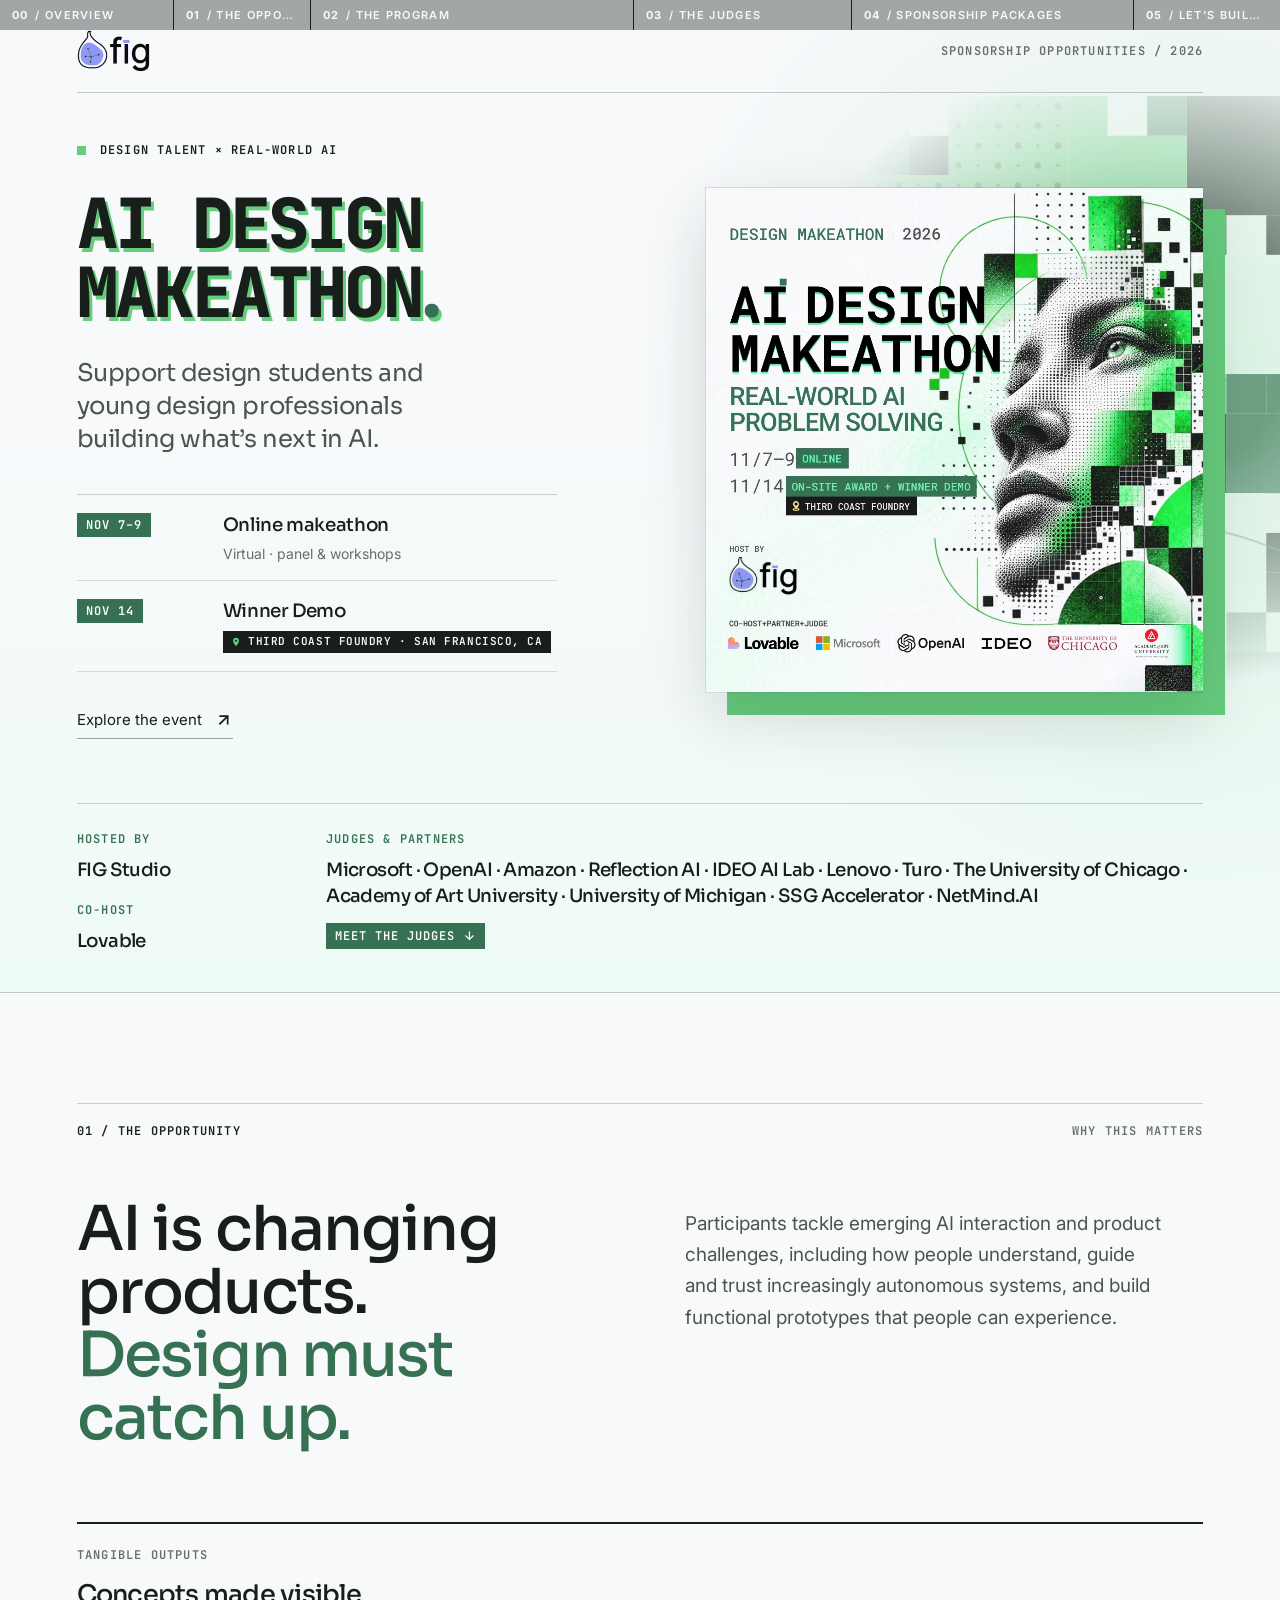
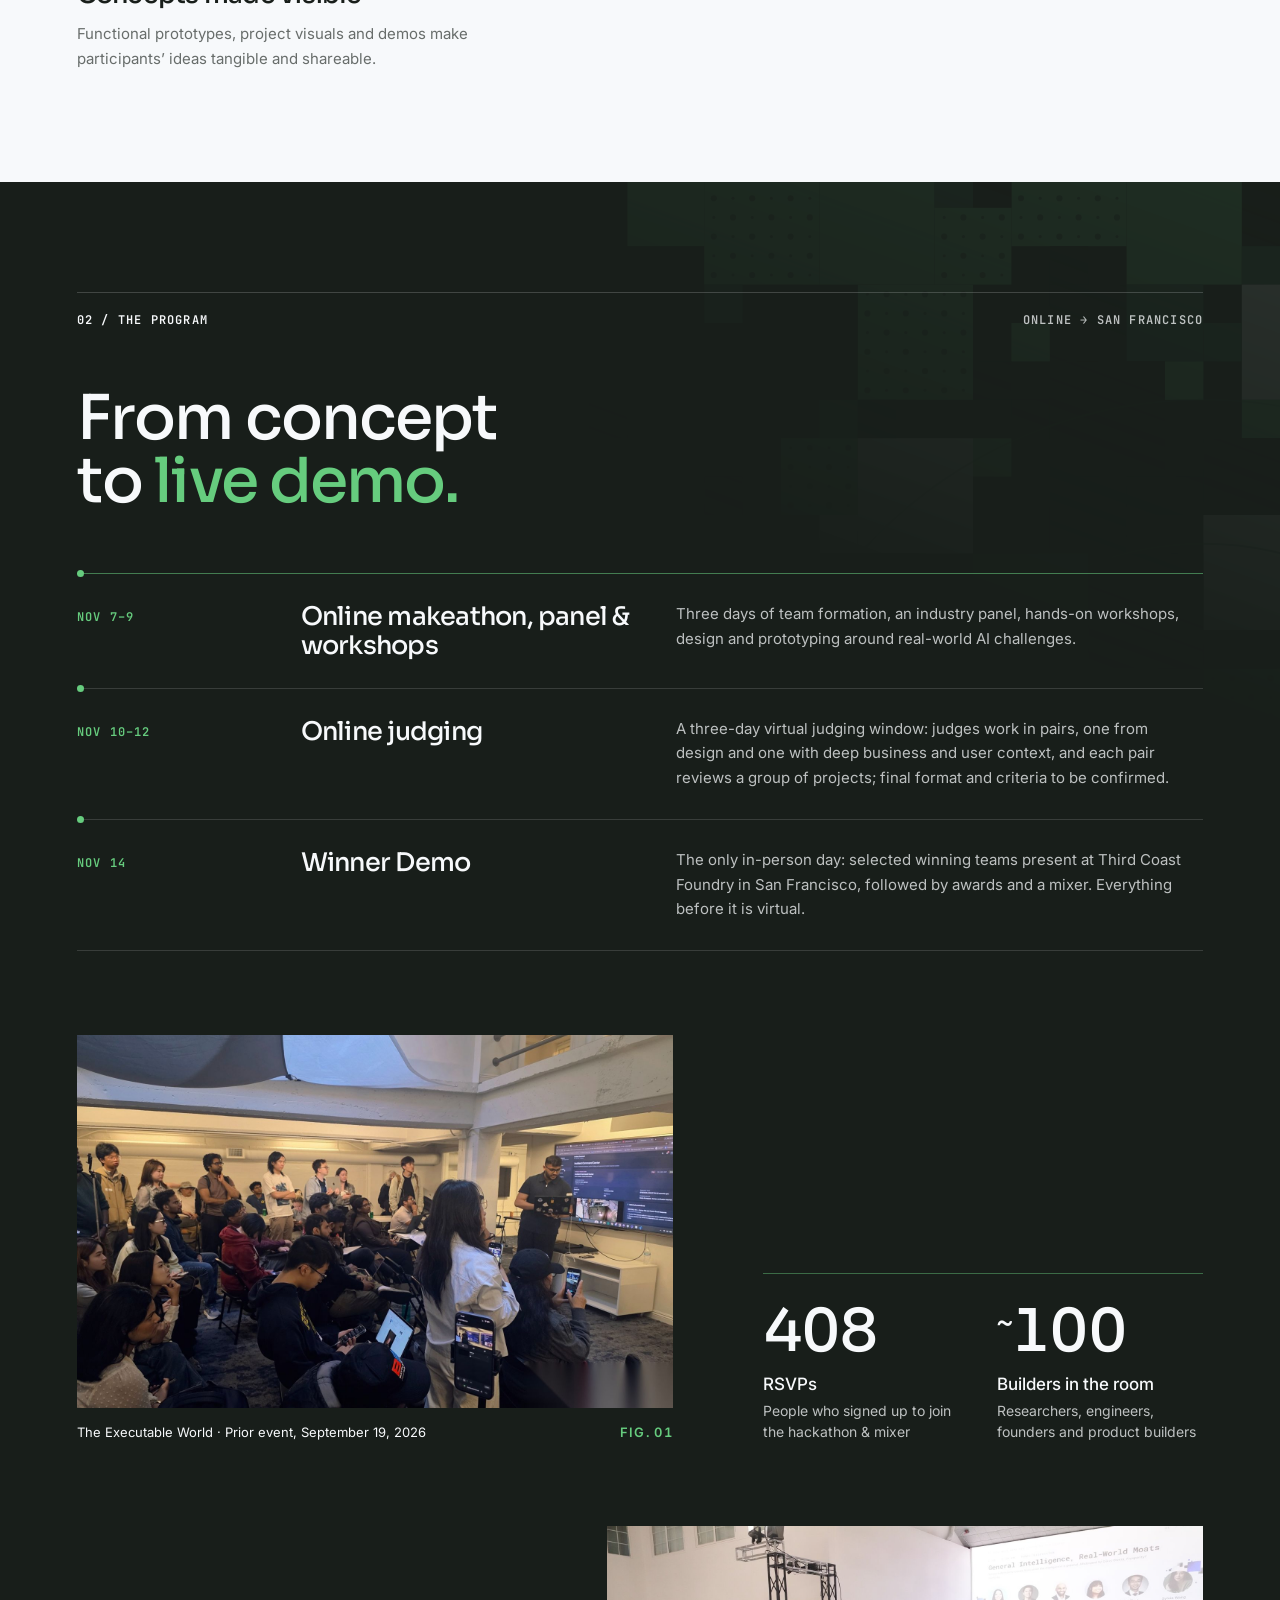
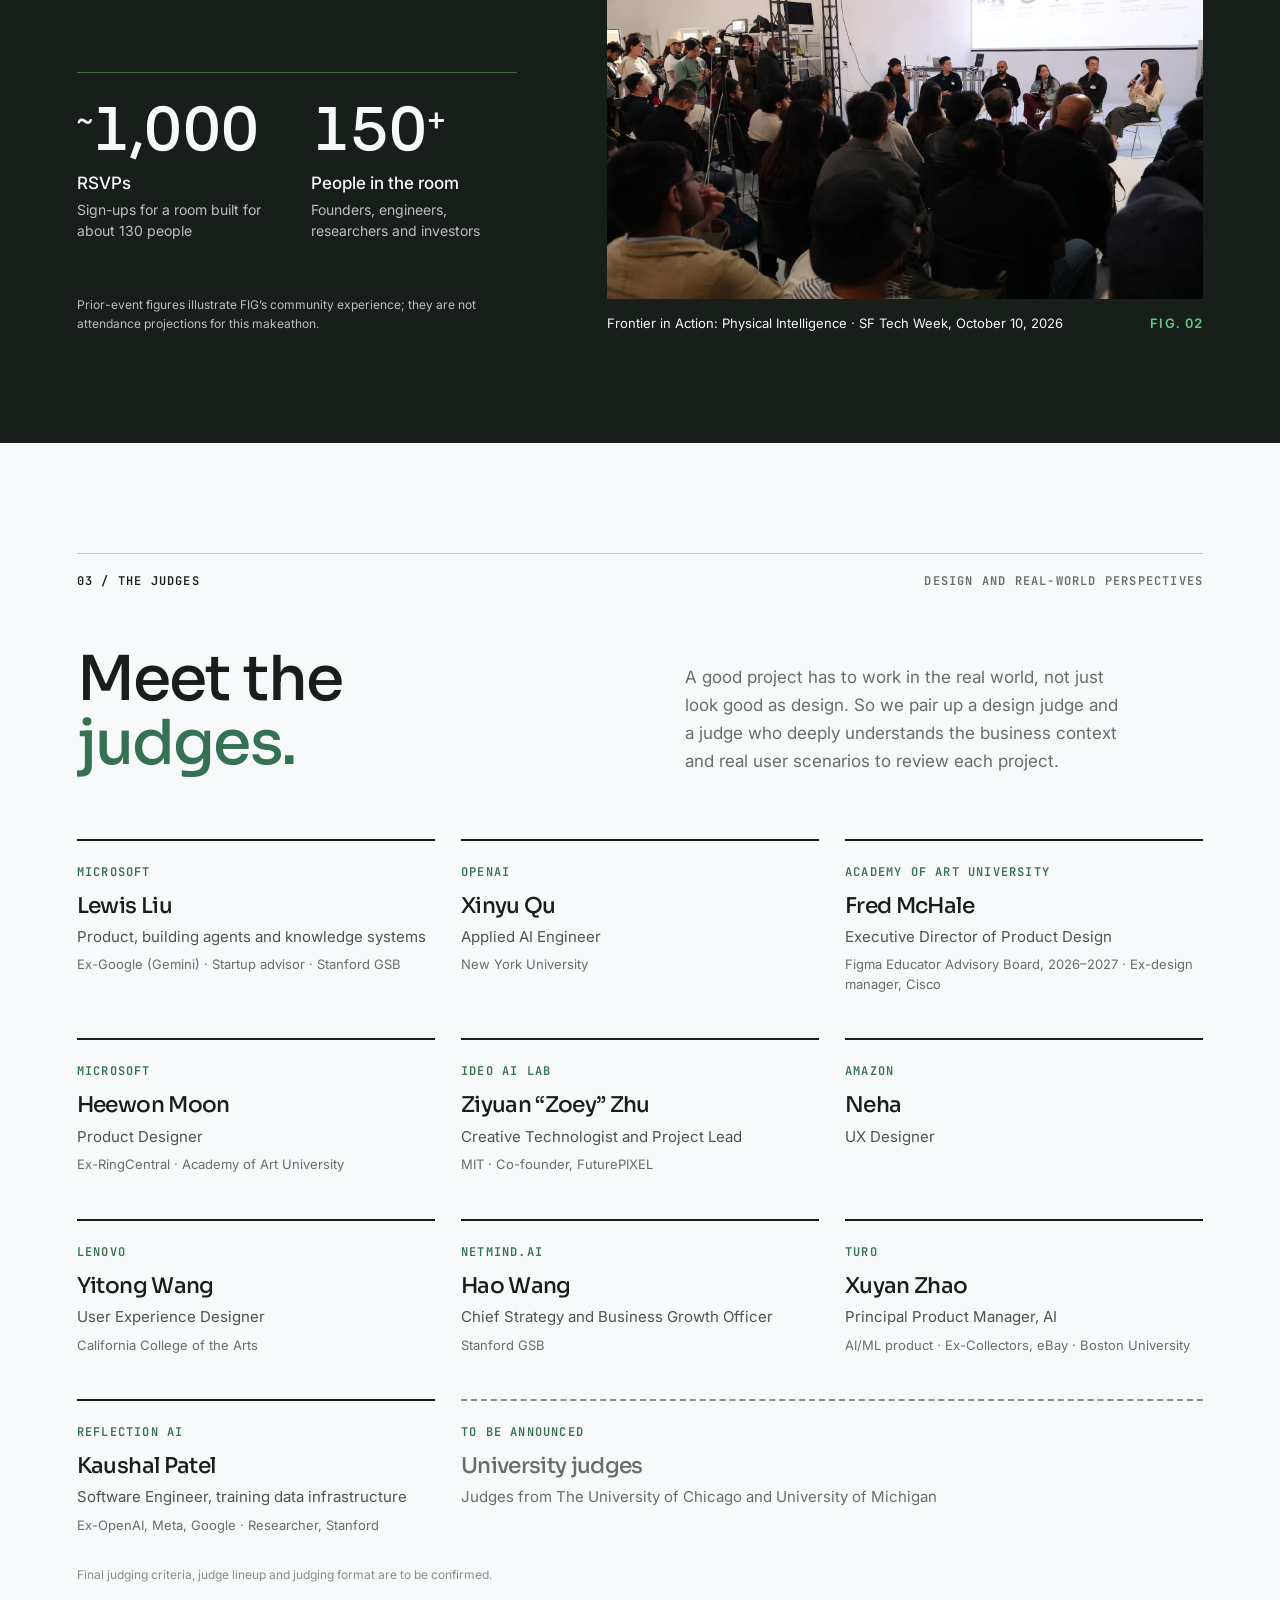
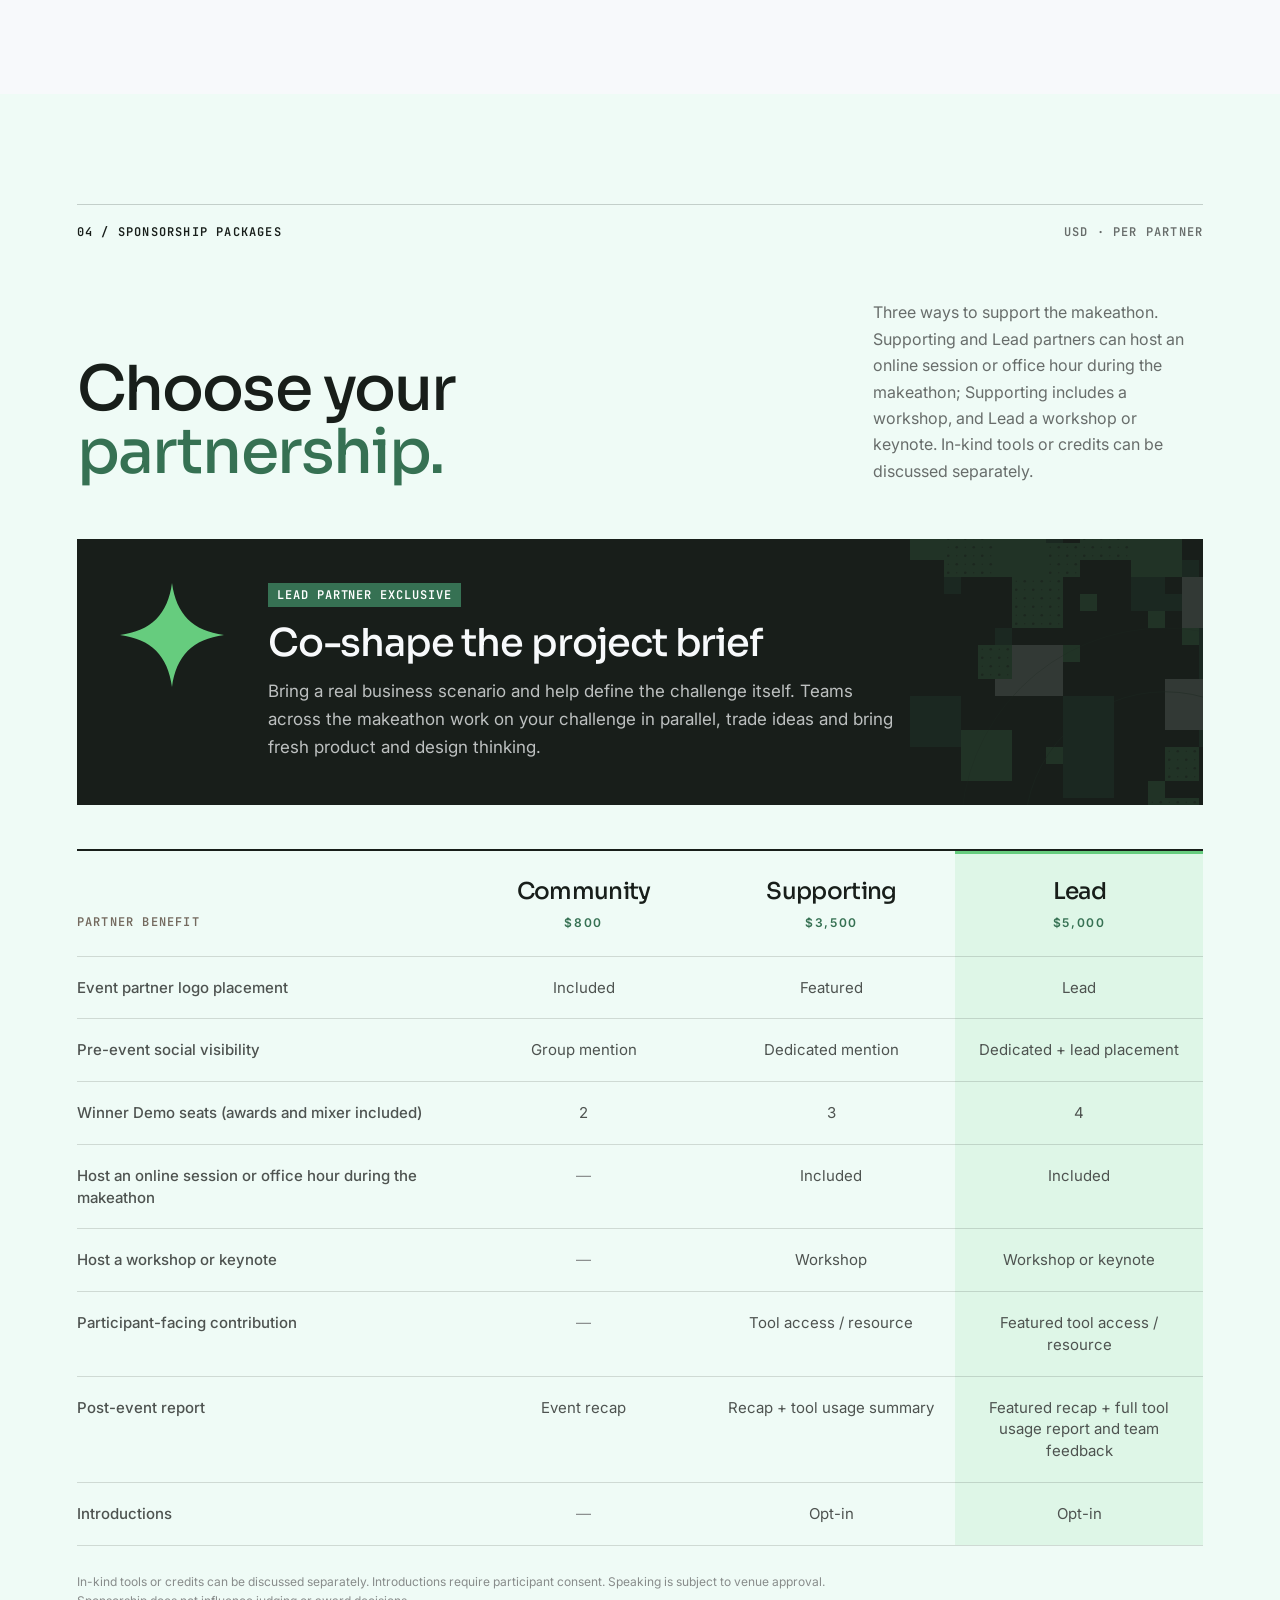
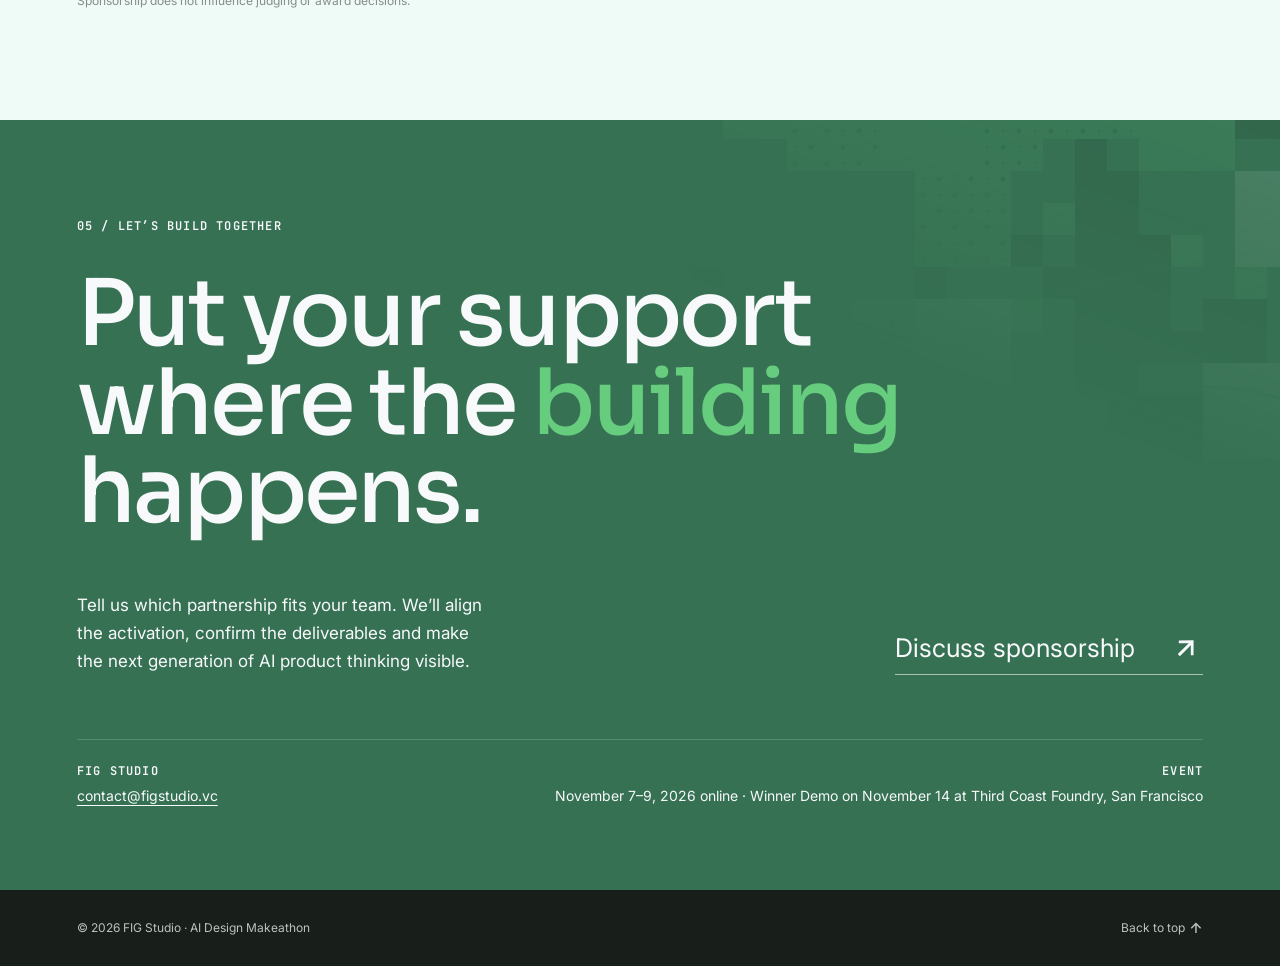
<file: events/ai-design-makeathon-sponsor-packages.html>
<!DOCTYPE html>
<html lang="en">
<head>
<meta charset="utf-8"><meta name="viewport" content="width=device-width,initial-scale=1">
<meta name="robots" content="noindex, nofollow">
<title>FIG AI Design Makeathon — Sponsorship Opportunities</title>
<meta name="description" content="Support design students and young design professionals building what’s next in AI. Sponsorship packages for the FIG AI Design Makeathon: online November 7–9, followed by an online judging window and an in-person winner demo in San Francisco on November 14.">
<meta property="og:type" content="website">
<meta property="og:title" content="FIG AI Design Makeathon — Sponsorship Opportunities">
<meta property="og:description" content="Support design students and young design professionals building what’s next in AI. Sponsorship packages for the FIG AI Design Makeathon: online November 7–9, followed by an online judging window and an in-person winner demo in San Francisco on November 14.">
<meta property="og:url" content="https://figstudio.vc/events/ai-design-makeathon-sponsor-packages">
<meta property="og:image" content="https://figstudio.vc/events/ai-design-makeathon/img/poster.jpg">
<meta name="twitter:card" content="summary_large_image">
<link rel="icon" href="../favicon-v2.png?v=5" type="image/png" sizes="128x128">
<link rel="icon" href="../favicon.svg?v=6" type="image/svg+xml">
<link rel="preconnect" href="https://fonts.googleapis.com">
<link rel="preconnect" href="https://fonts.gstatic.com" crossorigin>
<link href="https://fonts.googleapis.com/css2?family=JetBrains+Mono:wght@600;700;800&family=Sora:wght@400;500;600;700&family=Inter:wght@400;500;600;700&display=swap" rel="stylesheet">
<link rel="stylesheet" href="ai-design-makeathon/theme.css">
<link rel="stylesheet" href="ai-design-makeathon/page.css">
</head>
<body>
<a class="skip" href="#opportunity">Skip to details</a>
<div class="progress" id="progress" role="navigation" aria-label="Jump to section"><div class="pg-layer pg-base"><a class="pg-seg" href="#top" data-target="top"><b>00</b><span>/ Overview</span></a><a class="pg-seg" href="#opportunity" data-target="opportunity"><b>01</b><span>/ The opportunity</span></a><a class="pg-seg" href="#program" data-target="program"><b>02</b><span>/ The program</span></a><a class="pg-seg" href="#judges" data-target="judges"><b>03</b><span>/ The judges</span></a><a class="pg-seg" href="#packages" data-target="packages"><b>04</b><span>/ Sponsorship packages</span></a><a class="pg-seg" href="#contact" data-target="contact"><b>05</b><span>/ Let’s build together</span></a></div><div class="pg-layer pg-fill" aria-hidden="true"><div class="pg-seg" data-target="top"><b>00</b><span>/ Overview</span></div><div class="pg-seg" data-target="opportunity"><b>01</b><span>/ The opportunity</span></div><div class="pg-seg" data-target="program"><b>02</b><span>/ The program</span></div><div class="pg-seg" data-target="judges"><b>03</b><span>/ The judges</span></div><div class="pg-seg" data-target="packages"><b>04</b><span>/ Sponsorship packages</span></div><div class="pg-seg" data-target="contact"><b>05</b><span>/ Let’s build together</span></div></div></div>
<main>
<section class="hero" id="top">
  <div class="hero-glow" aria-hidden="true"></div>
  <div class="wrap" style="width:100%"><div class="hero-brand"><a class="brand-home" href="/" aria-label="FIG Studio home"><img src="../fig-logo-vector.svg" alt="FIG Studio"></a><span class="mono">Sponsorship opportunities / 2026</span></div></div>
  <div class="hero-inner wrap">
    <div class="hero-copy">
      <span class="eyebrow mono">Design talent × Real-world AI</span>
      <h1 class="ev-display reveal">AI Design Makeathon<span class="dot">.</span></h1>
      <p class="hero-intro reveal delay">Support design students and<br>young design professionals<br>building what’s next in AI.</p>
      <div class="hero-dates reveal delay">
        <div><span class="ev-chip">Nov 7–9</span><div><b>Online makeathon</b><small>Virtual · panel &amp; workshops</small></div></div>
        <div><span class="ev-chip">Nov 14</span><div><b>Winner Demo</b><span class="ev-chip ev-chip--ink ev-chip--pin">Third Coast Foundry · San Francisco, CA</span></div></div>
      </div>
      <a class="text-link" href="https://luma.com/fig-knsb" target="_blank" rel="noopener noreferrer">Explore the event <span class="arrow arrow--ne" aria-hidden="true"></span></a>
    </div>
    <figure class="hero-poster reveal delay"><video id="poster-video" width="1080" height="1096" data-anim="ai-design-makeathon/img/poster-loop.webp" autoplay muted loop playsinline preload="auto" poster="ai-design-makeathon/img/poster.jpg" role="img" aria-label="Official FIG AI Design Makeathon 2026 poster: online November 7–9, onsite winner demo in San Francisco on November 14"><source src="ai-design-makeathon/img/poster-loop.webm" type="video/webm"><source src="ai-design-makeathon/img/poster-loop.mp4" type="video/mp4"></video></figure>
  </div>
  <div class="wrap" style="width:100%"><div class="hero-partners">
    <div><span class="mono">Hosted by</span><strong>FIG Studio</strong><span class="mono mono--second">Co-host</span><strong>Lovable</strong></div>
    <div><span class="mono">Judges &amp; partners</span><strong>Microsoft · OpenAI · Amazon · Reflection AI · IDEO AI Lab · Lenovo · Turo · The University of Chicago · Academy of Art University · University of Michigan · SSG Accelerator · NetMind.AI</strong><a class="ev-chip judges-tag" href="#judges">Meet the judges <span class="arrow arrow--down" aria-hidden="true"></span></a></div>
  </div></div>
</section>

<section class="opportunity-sec pad-y" id="opportunity"><div class="wrap">
  <div class="section-label"><span class="mono">01 / The opportunity</span><span class="mono">Why this matters</span></div>
  <div class="intro-grid">
    <h2 class="section-title reveal">AI is changing products.<br><em>Design must catch up.</em></h2>
    <div class="intro-copy reveal delay">
      <p class="lede">Participants tackle emerging AI interaction and product challenges, including how people understand, guide and trust increasingly autonomous systems, and build functional prototypes that people can experience.</p>
    </div>
  </div>
  <div class="tiles">
    <div class="tile tile--wide reveal"><span class="mono">Tangible outputs</span><h3>Concepts made visible</h3><p>Functional prototypes, project visuals and demos make participants’ ideas tangible and shareable.</p></div>
  </div>
</div></section>

<section class="program pad-y" id="program"><div class="wrap">
  <div class="section-label"><span class="mono">02 / The program</span><span class="mono">Online → San Francisco</span></div>
  <h2 class="section-title reveal">From concept<br>to <em>live demo.</em></h2>
  <ol class="timeline">
    <li class="reveal"><span class="mono">Nov 7–9</span><h3>Online makeathon, panel &amp; workshops</h3><p>Three days of team formation, an industry panel, hands-on workshops, design and prototyping around real-world AI challenges.</p></li>
    <li class="reveal"><span class="mono">Nov 10–12</span><h3>Online judging</h3><p>A three-day virtual judging window: judges work in pairs, one from design and one with deep business and user context, and each pair reviews a group of projects; final format and criteria to be confirmed.</p></li>
    <li class="reveal"><span class="mono">Nov 14</span><h3>Winner Demo</h3><p>The only in-person day: selected winning teams present at Third Coast Foundry in San Francisco, followed by awards and a mixer. Everything before it is virtual.</p></li>
  </ol>
  <div class="proof">
    <figure class="reveal"><div class="shot"><img src="ai-design-makeathon/img/builders.jpg" alt="Builders watching a project demo at FIG Studio’s September 2026 hackathon" loading="lazy"></div><figcaption class="caption"><b>The Executable World · Prior event, September 19, 2026</b><span class="figure-no">FIG. 01</span></figcaption></figure>
    <div class="proof-numbers reveal delay" id="prior-stats" data-recap="executable-world-2026">
      <!-- Static values are a fallback; page.js refreshes each block from its recap page (data-recap). -->
      <div data-stat="rsvps"><strong><span data-num>408</span></strong><b data-title>RSVPs</b><small data-note>People who signed up to join the hackathon &amp; mixer</small></div>
      <div data-stat="builders"><strong><span class="approx">~</span><span data-num>100</span></strong><b data-title>Builders in the room</b><small data-note>Researchers, engineers, founders and product builders</small></div>
    </div>
  </div>
  <div class="proof proof--flip">
    <figure class="reveal"><div class="shot"><img src="physical-ai-2026/img/hero.jpg" alt="A packed room watches the panel General Intelligence, Real-World Moats at FIG Studio’s Physical Intelligence event during SF Tech Week" loading="lazy"></div><figcaption class="caption"><b>Frontier in Action: Physical Intelligence · SF Tech Week, October 10, 2026</b><span class="figure-no">FIG. 02</span></figcaption></figure>
    <div class="proof-numbers reveal delay" data-recap="physical-ai-2026">
      <div data-stat="rsvps"><strong><span class="approx">~</span><span data-num>1,000</span></strong><b data-title>RSVPs</b><small data-note>Sign-ups for a room built for about 130 people</small></div>
      <div data-stat="people"><strong><span data-num>150</span><span class="approx">+</span></strong><b data-title>People in the room</b><small data-note>Founders, engineers, researchers and investors</small></div>
      <p class="proof-note">Prior-event figures illustrate FIG’s community experience; they are not attendance projections for this makeathon.</p>
    </div>
  </div>
</div></section>

<section class="judges pad-y" id="judges"><div class="wrap">
  <div class="section-label"><span class="mono">03 / The judges</span><span class="mono">Design and real-world perspectives</span></div>
  <div class="section-head"><h2 class="section-title reveal">Meet the<br><em>judges.</em></h2><p class="reveal delay">A good project has to work in the real world, not just look good as design. So we pair up a design judge and a judge who deeply understands the business context and real user scenarios to review each project.</p></div>
  <div class="judge-grid">
    <div class="judge reveal"><span class="mono">Microsoft</span><h3>Lewis Liu</h3><p>Product, building agents and knowledge systems</p><small>Ex-Google (Gemini) · Startup advisor · Stanford GSB</small></div>
    <div class="judge reveal"><span class="mono">OpenAI</span><h3>Xinyu Qu</h3><p>Applied AI Engineer</p><small>New York University</small></div>
    <div class="judge reveal"><span class="mono">Academy of Art University</span><h3>Fred McHale</h3><p>Executive Director of Product Design</p><small>Figma Educator Advisory Board, 2026–2027 · Ex-design manager, Cisco</small></div>
    <div class="judge reveal"><span class="mono">Microsoft</span><h3>Heewon Moon</h3><p>Product Designer</p><small>Ex-RingCentral · Academy of Art University</small></div>
    <div class="judge reveal"><span class="mono">IDEO AI Lab</span><h3>Ziyuan “Zoey” Zhu</h3><p>Creative Technologist and Project Lead</p><small>MIT · Co-founder, FuturePIXEL</small></div>
    <div class="judge reveal"><span class="mono">Amazon</span><h3>Neha</h3><p>UX Designer</p></div>
    <div class="judge reveal"><span class="mono">Lenovo</span><h3>Yitong Wang</h3><p>User Experience Designer</p><small>California College of the Arts</small></div>
    <div class="judge reveal"><span class="mono">NetMind.AI</span><h3>Hao Wang</h3><p>Chief Strategy and Business Growth Officer</p><small>Stanford GSB</small></div>
    <div class="judge reveal"><span class="mono">Turo</span><h3>Xuyan Zhao</h3><p>Principal Product Manager, AI</p><small>AI/ML product · Ex-Collectors, eBay · Boston University</small></div>
    <div class="judge reveal"><span class="mono">Reflection AI</span><h3>Kaushal Patel</h3><p>Software Engineer, training data infrastructure</p><small>Ex-OpenAI, Meta, Google · Researcher, Stanford</small></div>
    <div class="judge judge--tba reveal"><span class="mono">To be announced</span><h3>University judges</h3><p>Judges from The University of Chicago and University of Michigan</p></div>
  </div>
  <p class="fine">Final judging criteria, judge lineup and judging format are to be confirmed.</p>
</div></section>

<section class="packages pad-y" id="packages"><div class="wrap">
  <div class="section-label"><span class="mono">04 / Sponsorship packages</span><span class="mono">USD · Per partner</span></div>
  <div class="package-head"><h2 class="section-title reveal">Choose your<br><em>partnership.</em></h2><p class="reveal delay">Three ways to support the makeathon. Supporting and Lead partners can host an online session or office hour during the makeathon; Supporting includes a workshop, and Lead a workshop or keynote. In-kind tools or credits can be discussed separately.</p></div>
  <div class="feature reveal">
    <div class="feature-mark" aria-hidden="true"><svg class="spark" viewBox="0 0 100 100"><path d="M50 0C54 30 70 46 100 50C70 54 54 70 50 100C46 70 30 54 0 50C30 46 46 30 50 0Z"/></svg></div>
    <div class="feature-body">
      <span class="ev-chip">Lead partner exclusive</span>
      <h3>Co-shape the project brief</h3>
      <p>Bring a real business scenario and help define the challenge itself. Teams across the makeathon work on your challenge in parallel, trade ideas and bring fresh product and design thinking.</p>
    </div>
  </div>
  <p class="swipe-hint mono" aria-hidden="true">Swipe to compare →</p>
  <div class="table-scroll reveal" tabindex="0" role="region" aria-label="Sponsorship package comparison">
    <table class="matrix">
      <thead><tr><th scope="col"><span class="mono" style="color:#746a5f">Partner benefit</span></th><th scope="col"><span class="tier">Community</span><span class="tier-price">$800</span></th><th scope="col"><span class="tier">Supporting</span><span class="tier-price">$3,500</span></th><th scope="col" class="lead"><span class="tier">Lead</span><span class="tier-price">$5,000</span></th></tr></thead>
      <tbody>
        <tr><td>Event partner logo placement</td><td>Included</td><td>Featured</td><td class="lead">Lead</td></tr>
        <tr><td>Pre-event social visibility</td><td>Group mention</td><td>Dedicated mention</td><td class="lead">Dedicated + lead placement</td></tr>
        <tr><td>Winner Demo seats (awards and mixer included)</td><td>2</td><td>3</td><td class="lead">4</td></tr>
        <tr><td>Host an online session or office hour during the makeathon</td><td class="dash">—</td><td>Included</td><td class="lead">Included</td></tr>
        <tr><td>Host a workshop or keynote</td><td class="dash">—</td><td>Workshop</td><td class="lead">Workshop or keynote</td></tr>
        <tr><td>Participant-facing contribution</td><td class="dash">—</td><td>Tool access / resource</td><td class="lead">Featured tool access / resource</td></tr>
        <tr><td>Post-event report</td><td>Event recap</td><td>Recap + tool usage summary</td><td class="lead">Featured recap + full tool usage report and team feedback</td></tr>
        <tr><td>Introductions</td><td class="dash">—</td><td>Opt-in</td><td class="lead">Opt-in</td></tr>
      </tbody>
    </table>
  </div>
  <p class="package-note">In-kind tools or credits can be discussed separately. Introductions require participant consent. Speaking is subject to venue approval. Sponsorship does not influence judging or award decisions.</p>
</div></section>

<section class="closing" id="contact"><div class="closing-inner wrap">
  <span class="mono">05 / Let’s build together</span>
  <h2 class="reveal">Put your support<br>where the <span class="hl">building</span> happens.</h2>
  <div class="closing-bottom"><p>Tell us which partnership fits your team. We’ll align the activation, confirm the deliverables and make the next generation of AI product thinking visible.</p><a class="contact-link" href="mailto:contact@figstudio.vc?subject=FIG%20AI%20Design%20Makeathon%20Sponsorship">Discuss sponsorship <span class="arrow arrow--ne" aria-hidden="true"></span></a></div>
  <div class="closing-meta"><div><span class="mono">FIG Studio</span><a href="mailto:contact@figstudio.vc" style="text-decoration:underline;text-underline-offset:4px">contact@figstudio.vc</a></div><div style="text-align:right"><span class="mono">Event</span>November 7–9, 2026 online · Winner Demo on November 14 at Third Coast Foundry, San Francisco</div></div>
</div></section>
</main>
<footer class="footer wrap"><span>© 2026 FIG Studio · AI Design Makeathon</span><a href="#top">Back to top <span class="arrow arrow--up" aria-hidden="true"></span></a></footer>
<script src="ai-design-makeathon/page.js"></script>
</body>
</html>
</file>
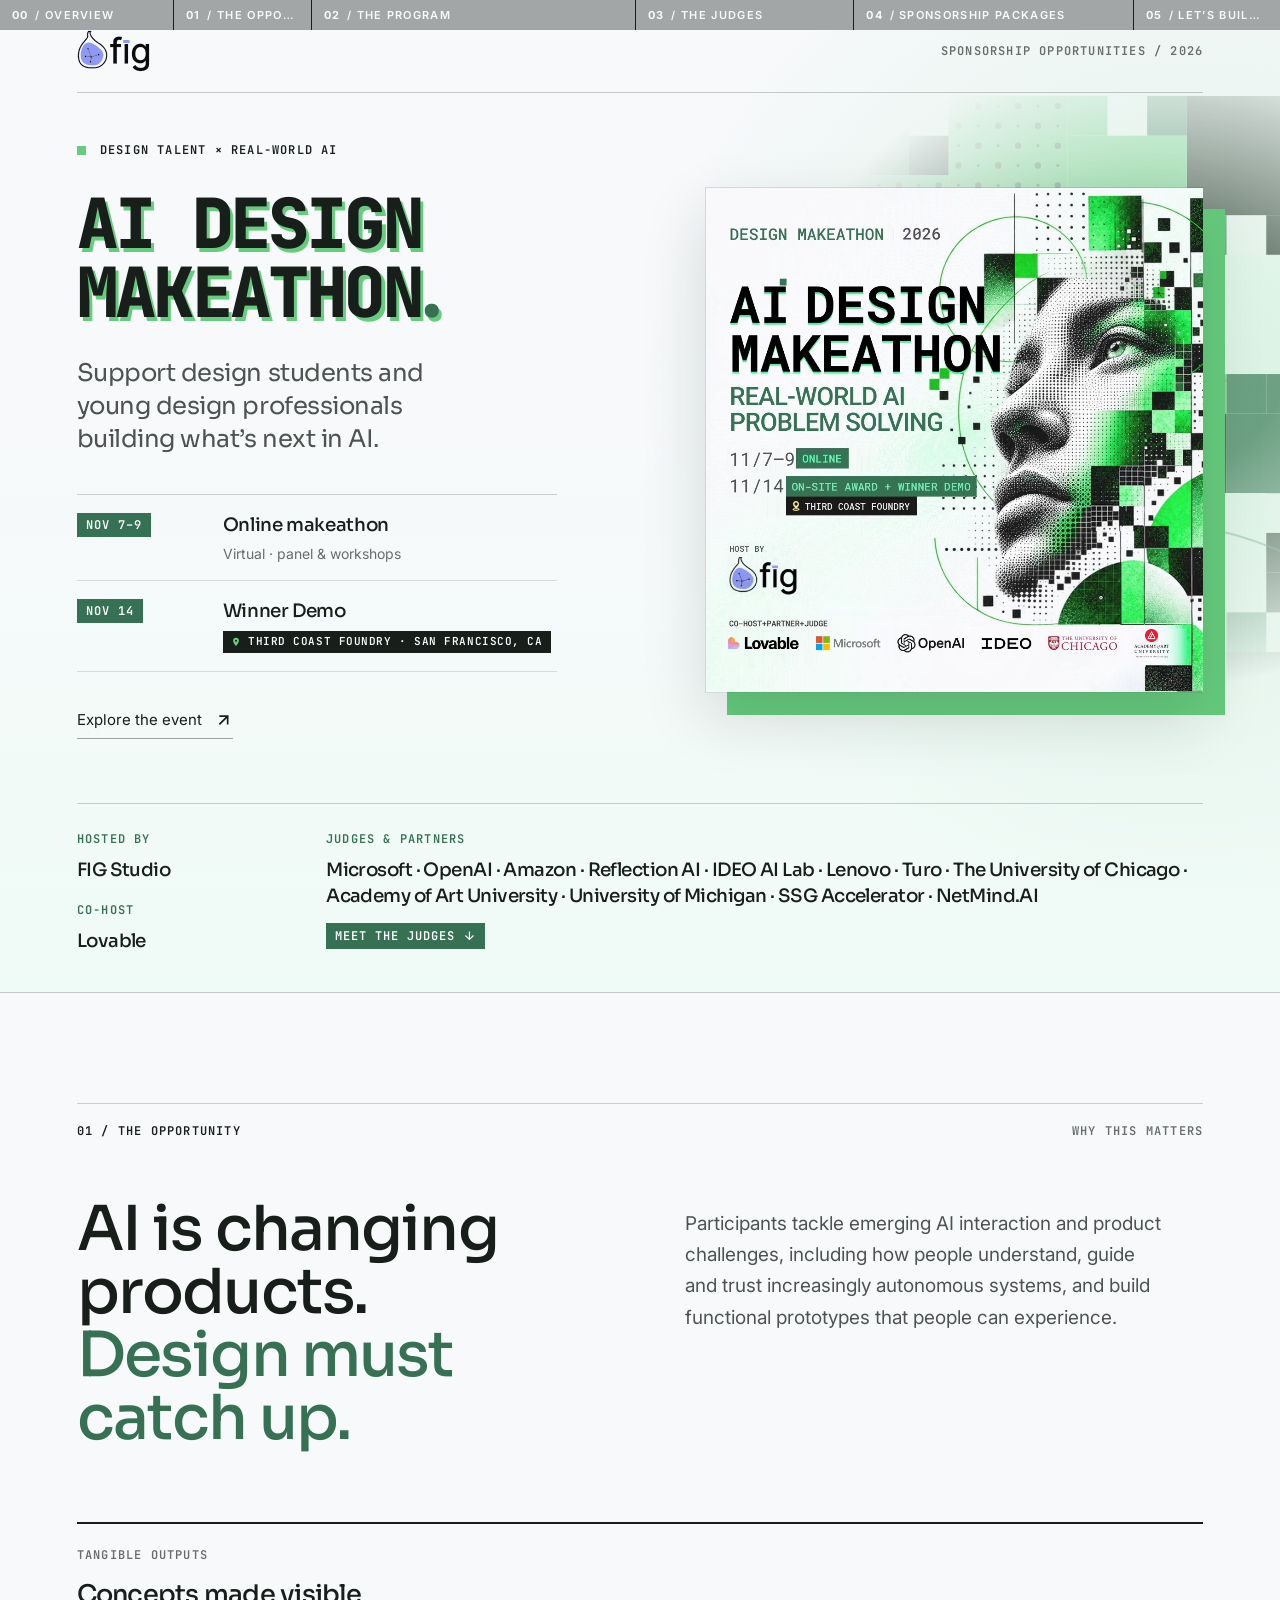
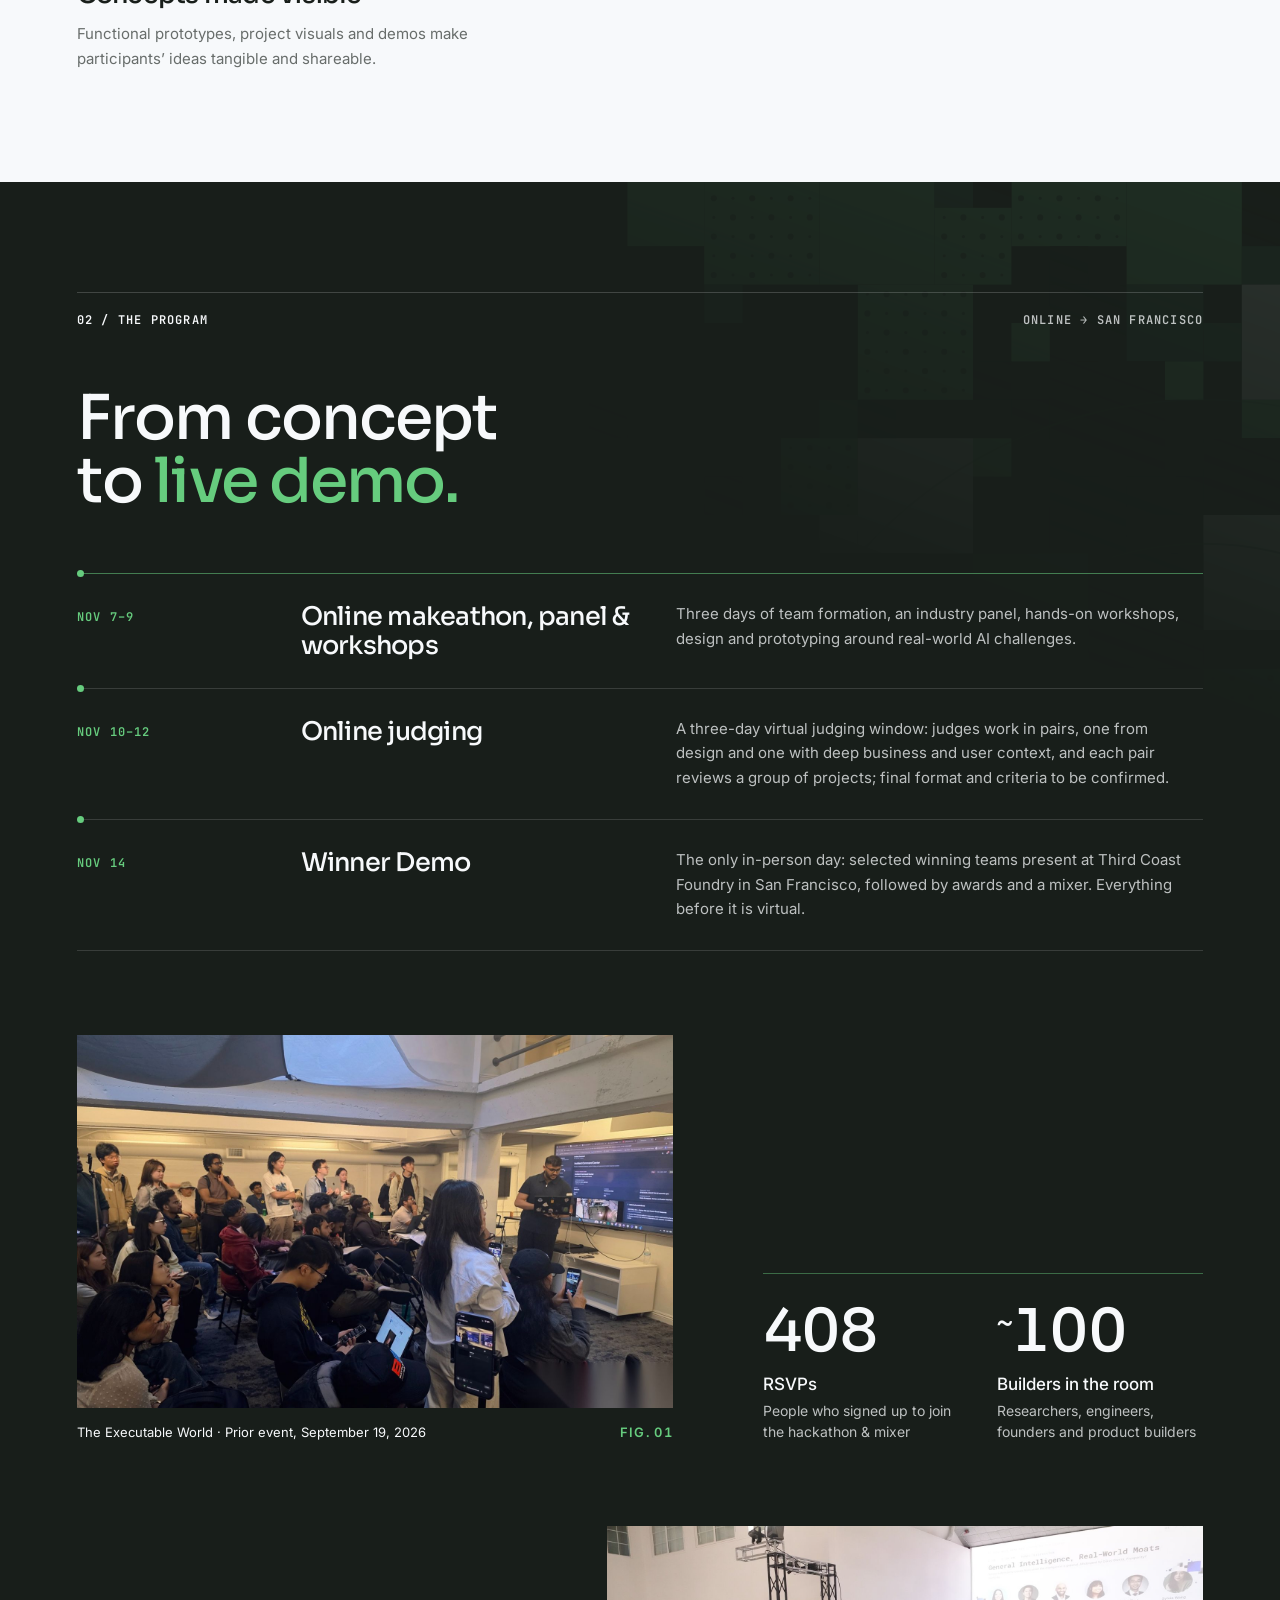
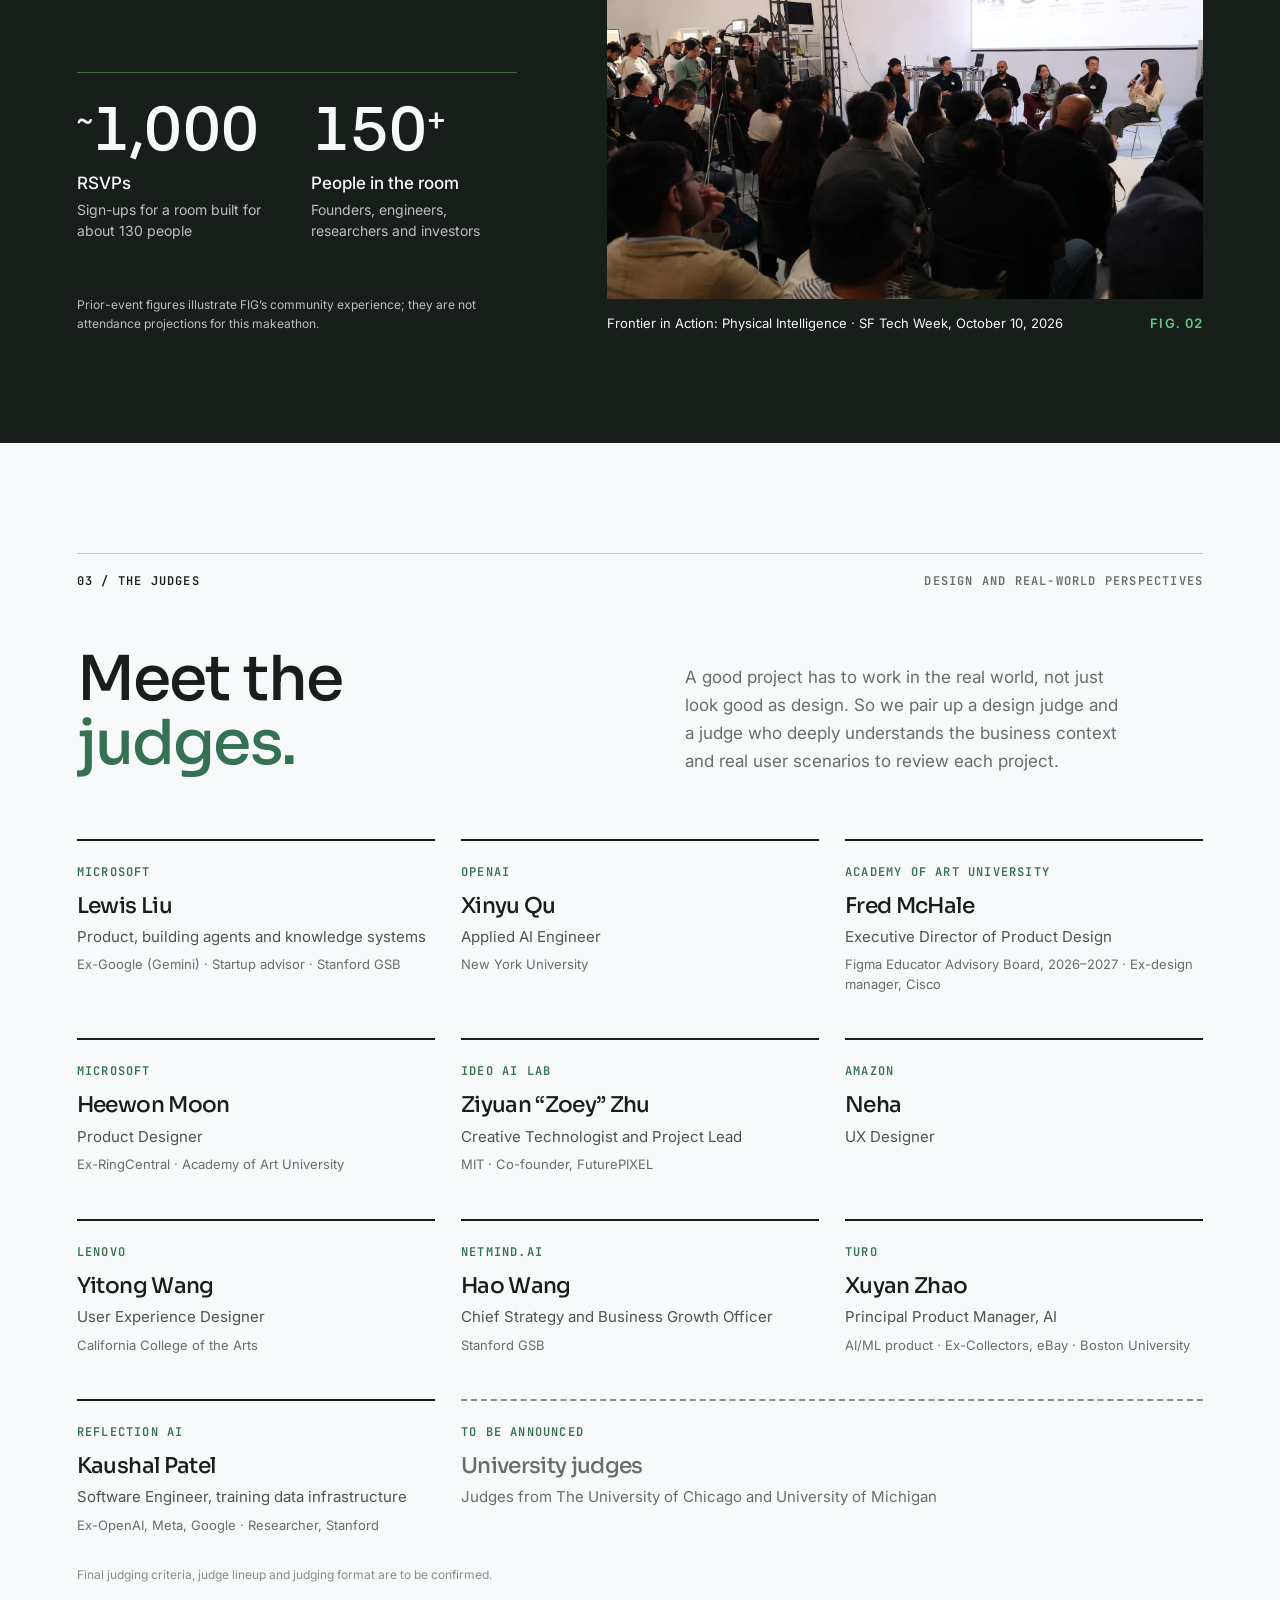
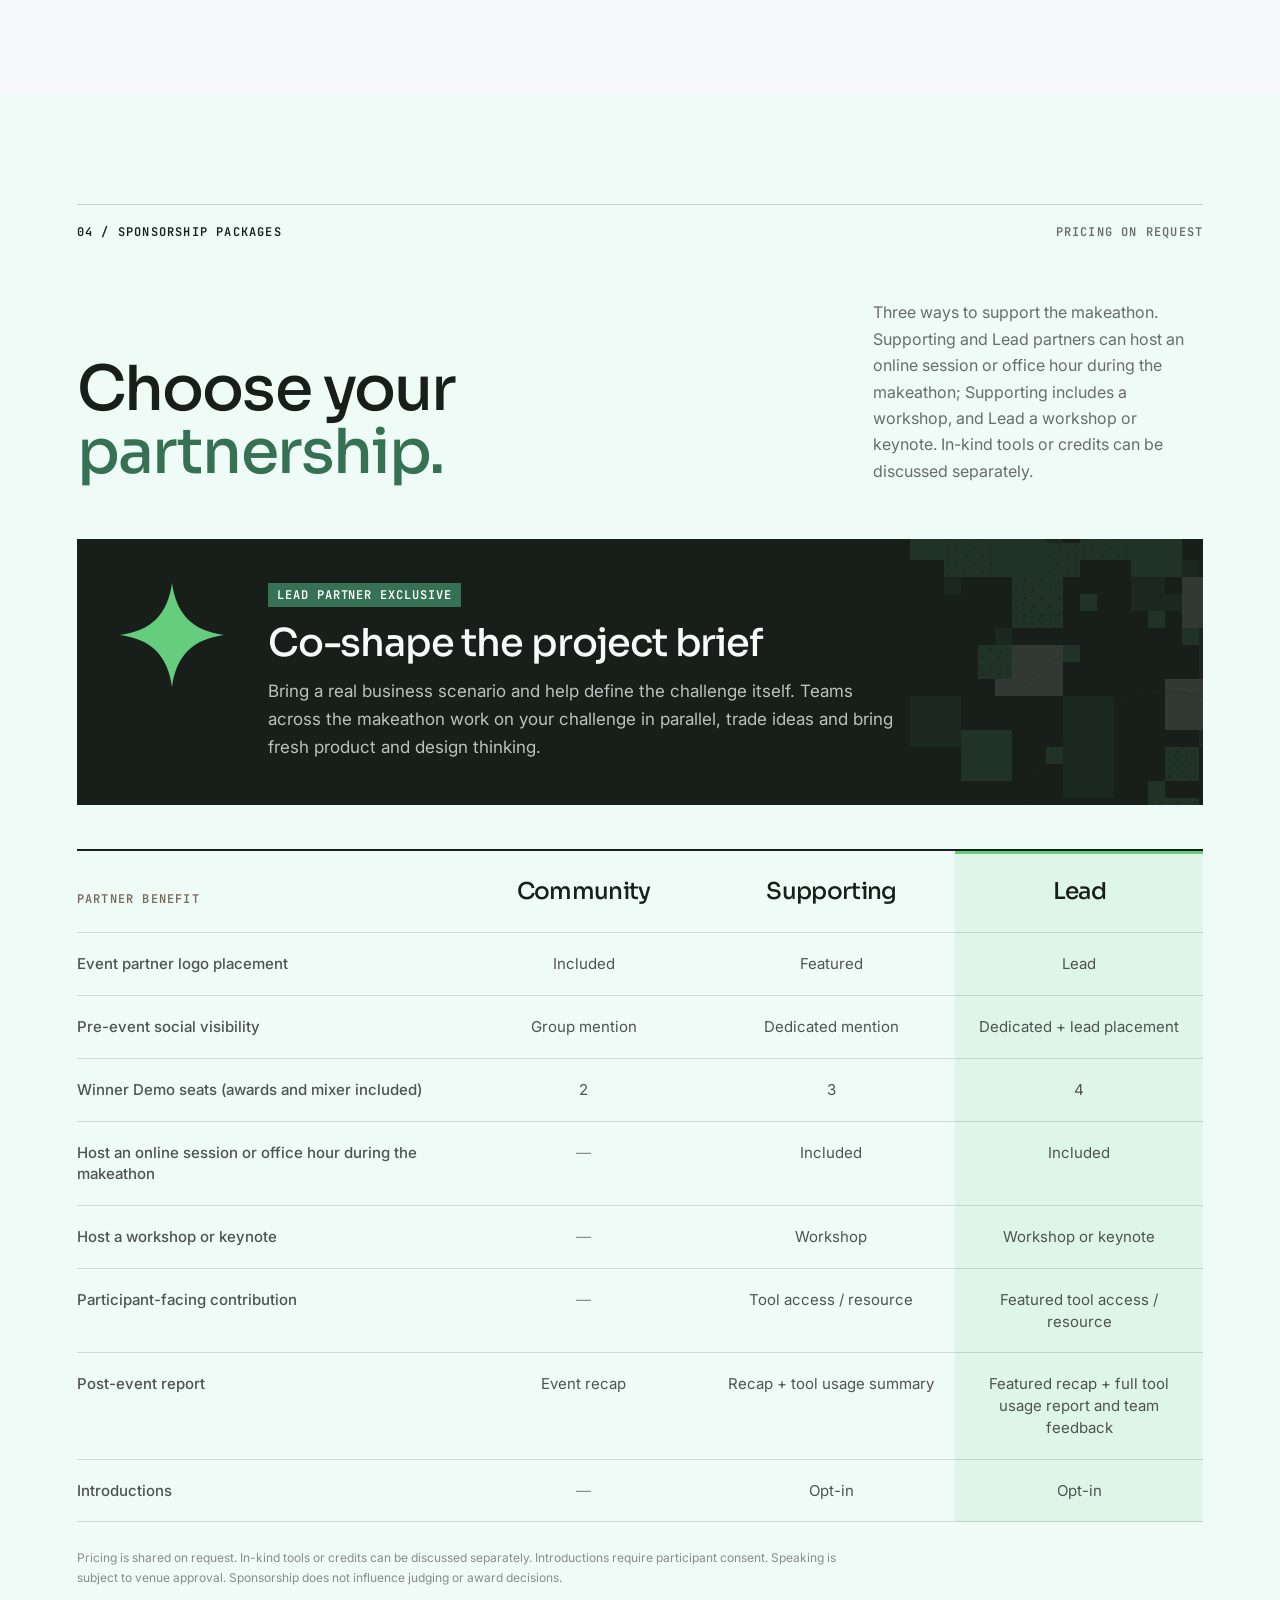
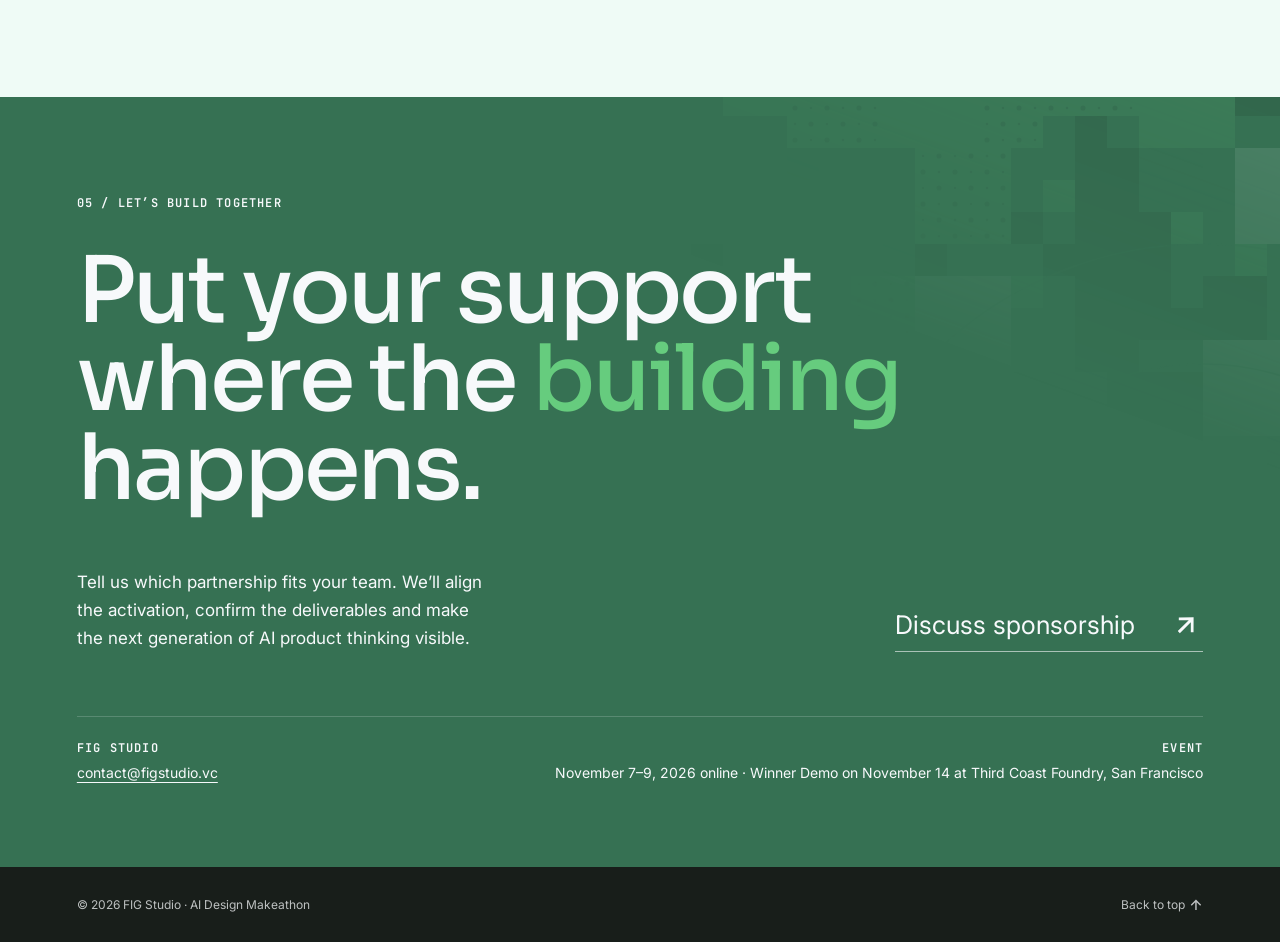
<file: events/ai-design-makeathon-sponsorship.html>
<!DOCTYPE html>
<html lang="en">
<head>
<meta charset="utf-8"><meta name="viewport" content="width=device-width,initial-scale=1">
<meta name="robots" content="noindex, nofollow">
<title>FIG AI Design Makeathon — Sponsorship Opportunities</title>
<meta name="description" content="Support design students and young design professionals building what’s next in AI. Sponsorship packages for the FIG AI Design Makeathon: online November 7–9, followed by an online judging window and an in-person winner demo in San Francisco on November 14.">
<meta property="og:type" content="website">
<meta property="og:title" content="FIG AI Design Makeathon — Sponsorship Opportunities">
<meta property="og:description" content="Support design students and young design professionals building what’s next in AI. Sponsorship packages for the FIG AI Design Makeathon: online November 7–9, followed by an online judging window and an in-person winner demo in San Francisco on November 14.">
<meta property="og:url" content="https://figstudio.vc/events/ai-design-makeathon-sponsorship">
<meta property="og:image" content="https://figstudio.vc/events/ai-design-makeathon/img/poster.jpg">
<meta name="twitter:card" content="summary_large_image">
<link rel="icon" href="../favicon-v2.png?v=5" type="image/png" sizes="128x128">
<link rel="icon" href="../favicon.svg?v=6" type="image/svg+xml">
<link rel="preconnect" href="https://fonts.googleapis.com">
<link rel="preconnect" href="https://fonts.gstatic.com" crossorigin>
<link href="https://fonts.googleapis.com/css2?family=JetBrains+Mono:wght@600;700;800&family=Sora:wght@400;500;600;700&family=Inter:wght@400;500;600;700&display=swap" rel="stylesheet">
<link rel="stylesheet" href="ai-design-makeathon/theme.css">
<link rel="stylesheet" href="ai-design-makeathon/page.css">
</head>
<body>
<a class="skip" href="#opportunity">Skip to details</a>
<div class="progress" id="progress" role="navigation" aria-label="Jump to section"><div class="pg-layer pg-base"><a class="pg-seg" href="#top" data-target="top"><b>00</b><span>/ Overview</span></a><a class="pg-seg" href="#opportunity" data-target="opportunity"><b>01</b><span>/ The opportunity</span></a><a class="pg-seg" href="#program" data-target="program"><b>02</b><span>/ The program</span></a><a class="pg-seg" href="#judges" data-target="judges"><b>03</b><span>/ The judges</span></a><a class="pg-seg" href="#packages" data-target="packages"><b>04</b><span>/ Sponsorship packages</span></a><a class="pg-seg" href="#contact" data-target="contact"><b>05</b><span>/ Let’s build together</span></a></div><div class="pg-layer pg-fill" aria-hidden="true"><div class="pg-seg" data-target="top"><b>00</b><span>/ Overview</span></div><div class="pg-seg" data-target="opportunity"><b>01</b><span>/ The opportunity</span></div><div class="pg-seg" data-target="program"><b>02</b><span>/ The program</span></div><div class="pg-seg" data-target="judges"><b>03</b><span>/ The judges</span></div><div class="pg-seg" data-target="packages"><b>04</b><span>/ Sponsorship packages</span></div><div class="pg-seg" data-target="contact"><b>05</b><span>/ Let’s build together</span></div></div></div>
<main>
<section class="hero" id="top">
  <div class="hero-glow" aria-hidden="true"></div>
  <div class="wrap" style="width:100%"><div class="hero-brand"><a class="brand-home" href="/" aria-label="FIG Studio home"><img src="../fig-logo-vector.svg" alt="FIG Studio"></a><span class="mono">Sponsorship opportunities / 2026</span></div></div>
  <div class="hero-inner wrap">
    <div class="hero-copy">
      <span class="eyebrow mono">Design talent × Real-world AI</span>
      <h1 class="ev-display reveal">AI Design Makeathon<span class="dot">.</span></h1>
      <p class="hero-intro reveal delay">Support design students and<br>young design professionals<br>building what’s next in AI.</p>
      <div class="hero-dates reveal delay">
        <div><span class="ev-chip">Nov 7–9</span><div><b>Online makeathon</b><small>Virtual · panel &amp; workshops</small></div></div>
        <div><span class="ev-chip">Nov 14</span><div><b>Winner Demo</b><span class="ev-chip ev-chip--ink ev-chip--pin">Third Coast Foundry · San Francisco, CA</span></div></div>
      </div>
      <a class="text-link" href="https://luma.com/fig-knsb" target="_blank" rel="noopener noreferrer">Explore the event <span class="arrow arrow--ne" aria-hidden="true"></span></a>
    </div>
    <figure class="hero-poster reveal delay"><video id="poster-video" width="1080" height="1096" data-anim="ai-design-makeathon/img/poster-loop.webp" autoplay muted loop playsinline preload="auto" poster="ai-design-makeathon/img/poster.jpg" role="img" aria-label="Official FIG AI Design Makeathon 2026 poster: online November 7–9, onsite winner demo in San Francisco on November 14"><source src="ai-design-makeathon/img/poster-loop.webm" type="video/webm"><source src="ai-design-makeathon/img/poster-loop.mp4" type="video/mp4"></video></figure>
  </div>
  <div class="wrap" style="width:100%"><div class="hero-partners">
    <div><span class="mono">Hosted by</span><strong>FIG Studio</strong><span class="mono mono--second">Co-host</span><strong>Lovable</strong></div>
    <div><span class="mono">Judges &amp; partners</span><strong>Microsoft · OpenAI · Amazon · Reflection AI · IDEO AI Lab · Lenovo · Turo · The University of Chicago · Academy of Art University · University of Michigan · SSG Accelerator · NetMind.AI</strong><a class="ev-chip judges-tag" href="#judges">Meet the judges <span class="arrow arrow--down" aria-hidden="true"></span></a></div>
  </div></div>
</section>

<section class="opportunity-sec pad-y" id="opportunity"><div class="wrap">
  <div class="section-label"><span class="mono">01 / The opportunity</span><span class="mono">Why this matters</span></div>
  <div class="intro-grid">
    <h2 class="section-title reveal">AI is changing products.<br><em>Design must catch up.</em></h2>
    <div class="intro-copy reveal delay">
      <p class="lede">Participants tackle emerging AI interaction and product challenges, including how people understand, guide and trust increasingly autonomous systems, and build functional prototypes that people can experience.</p>
    </div>
  </div>
  <div class="tiles">
    <div class="tile tile--wide reveal"><span class="mono">Tangible outputs</span><h3>Concepts made visible</h3><p>Functional prototypes, project visuals and demos make participants’ ideas tangible and shareable.</p></div>
  </div>
</div></section>

<section class="program pad-y" id="program"><div class="wrap">
  <div class="section-label"><span class="mono">02 / The program</span><span class="mono">Online → San Francisco</span></div>
  <h2 class="section-title reveal">From concept<br>to <em>live demo.</em></h2>
  <ol class="timeline">
    <li class="reveal"><span class="mono">Nov 7–9</span><h3>Online makeathon, panel &amp; workshops</h3><p>Three days of team formation, an industry panel, hands-on workshops, design and prototyping around real-world AI challenges.</p></li>
    <li class="reveal"><span class="mono">Nov 10–12</span><h3>Online judging</h3><p>A three-day virtual judging window: judges work in pairs, one from design and one with deep business and user context, and each pair reviews a group of projects; final format and criteria to be confirmed.</p></li>
    <li class="reveal"><span class="mono">Nov 14</span><h3>Winner Demo</h3><p>The only in-person day: selected winning teams present at Third Coast Foundry in San Francisco, followed by awards and a mixer. Everything before it is virtual.</p></li>
  </ol>
  <div class="proof">
    <figure class="reveal"><div class="shot"><img src="ai-design-makeathon/img/builders.jpg" alt="Builders watching a project demo at FIG Studio’s September 2026 hackathon" loading="lazy"></div><figcaption class="caption"><b>The Executable World · Prior event, September 19, 2026</b><span class="figure-no">FIG. 01</span></figcaption></figure>
    <div class="proof-numbers reveal delay" id="prior-stats" data-recap="executable-world-2026">
      <!-- Static values are a fallback; page.js refreshes each block from its recap page (data-recap). -->
      <div data-stat="rsvps"><strong><span data-num>408</span></strong><b data-title>RSVPs</b><small data-note>People who signed up to join the hackathon &amp; mixer</small></div>
      <div data-stat="builders"><strong><span class="approx">~</span><span data-num>100</span></strong><b data-title>Builders in the room</b><small data-note>Researchers, engineers, founders and product builders</small></div>
    </div>
  </div>
  <div class="proof proof--flip">
    <figure class="reveal"><div class="shot"><img src="physical-ai-2026/img/hero.jpg" alt="A packed room watches the panel General Intelligence, Real-World Moats at FIG Studio’s Physical Intelligence event during SF Tech Week" loading="lazy"></div><figcaption class="caption"><b>Frontier in Action: Physical Intelligence · SF Tech Week, October 10, 2026</b><span class="figure-no">FIG. 02</span></figcaption></figure>
    <div class="proof-numbers reveal delay" data-recap="physical-ai-2026">
      <div data-stat="rsvps"><strong><span class="approx">~</span><span data-num>1,000</span></strong><b data-title>RSVPs</b><small data-note>Sign-ups for a room built for about 130 people</small></div>
      <div data-stat="people"><strong><span data-num>150</span><span class="approx">+</span></strong><b data-title>People in the room</b><small data-note>Founders, engineers, researchers and investors</small></div>
      <p class="proof-note">Prior-event figures illustrate FIG’s community experience; they are not attendance projections for this makeathon.</p>
    </div>
  </div>
</div></section>

<section class="judges pad-y" id="judges"><div class="wrap">
  <div class="section-label"><span class="mono">03 / The judges</span><span class="mono">Design and real-world perspectives</span></div>
  <div class="section-head"><h2 class="section-title reveal">Meet the<br><em>judges.</em></h2><p class="reveal delay">A good project has to work in the real world, not just look good as design. So we pair up a design judge and a judge who deeply understands the business context and real user scenarios to review each project.</p></div>
  <div class="judge-grid">
    <div class="judge reveal"><span class="mono">Microsoft</span><h3>Lewis Liu</h3><p>Product, building agents and knowledge systems</p><small>Ex-Google (Gemini) · Startup advisor · Stanford GSB</small></div>
    <div class="judge reveal"><span class="mono">OpenAI</span><h3>Xinyu Qu</h3><p>Applied AI Engineer</p><small>New York University</small></div>
    <div class="judge reveal"><span class="mono">Academy of Art University</span><h3>Fred McHale</h3><p>Executive Director of Product Design</p><small>Figma Educator Advisory Board, 2026–2027 · Ex-design manager, Cisco</small></div>
    <div class="judge reveal"><span class="mono">Microsoft</span><h3>Heewon Moon</h3><p>Product Designer</p><small>Ex-RingCentral · Academy of Art University</small></div>
    <div class="judge reveal"><span class="mono">IDEO AI Lab</span><h3>Ziyuan “Zoey” Zhu</h3><p>Creative Technologist and Project Lead</p><small>MIT · Co-founder, FuturePIXEL</small></div>
    <div class="judge reveal"><span class="mono">Amazon</span><h3>Neha</h3><p>UX Designer</p></div>
    <div class="judge reveal"><span class="mono">Lenovo</span><h3>Yitong Wang</h3><p>User Experience Designer</p><small>California College of the Arts</small></div>
    <div class="judge reveal"><span class="mono">NetMind.AI</span><h3>Hao Wang</h3><p>Chief Strategy and Business Growth Officer</p><small>Stanford GSB</small></div>
    <div class="judge reveal"><span class="mono">Turo</span><h3>Xuyan Zhao</h3><p>Principal Product Manager, AI</p><small>AI/ML product · Ex-Collectors, eBay · Boston University</small></div>
    <div class="judge reveal"><span class="mono">Reflection AI</span><h3>Kaushal Patel</h3><p>Software Engineer, training data infrastructure</p><small>Ex-OpenAI, Meta, Google · Researcher, Stanford</small></div>
    <div class="judge judge--tba reveal"><span class="mono">To be announced</span><h3>University judges</h3><p>Judges from The University of Chicago and University of Michigan</p></div>
  </div>
  <p class="fine">Final judging criteria, judge lineup and judging format are to be confirmed.</p>
</div></section>

<section class="packages pad-y" id="packages"><div class="wrap">
  <div class="section-label"><span class="mono">04 / Sponsorship packages</span><span class="mono">Pricing on request</span></div>
  <div class="package-head"><h2 class="section-title reveal">Choose your<br><em>partnership.</em></h2><p class="reveal delay">Three ways to support the makeathon. Supporting and Lead partners can host an online session or office hour during the makeathon; Supporting includes a workshop, and Lead a workshop or keynote. In-kind tools or credits can be discussed separately.</p></div>
  <div class="feature reveal">
    <div class="feature-mark" aria-hidden="true"><svg class="spark" viewBox="0 0 100 100"><path d="M50 0C54 30 70 46 100 50C70 54 54 70 50 100C46 70 30 54 0 50C30 46 46 30 50 0Z"/></svg></div>
    <div class="feature-body">
      <span class="ev-chip">Lead partner exclusive</span>
      <h3>Co-shape the project brief</h3>
      <p>Bring a real business scenario and help define the challenge itself. Teams across the makeathon work on your challenge in parallel, trade ideas and bring fresh product and design thinking.</p>
    </div>
  </div>
  <p class="swipe-hint mono" aria-hidden="true">Swipe to compare →</p>
  <div class="table-scroll reveal" tabindex="0" role="region" aria-label="Sponsorship package comparison">
    <table class="matrix">
      <thead><tr><th scope="col"><span class="mono" style="color:#746a5f">Partner benefit</span></th><th scope="col"><span class="tier">Community</span></th><th scope="col"><span class="tier">Supporting</span></th><th scope="col" class="lead"><span class="tier">Lead</span></th></tr></thead>
      <tbody>
        <tr><td>Event partner logo placement</td><td>Included</td><td>Featured</td><td class="lead">Lead</td></tr>
        <tr><td>Pre-event social visibility</td><td>Group mention</td><td>Dedicated mention</td><td class="lead">Dedicated + lead placement</td></tr>
        <tr><td>Winner Demo seats (awards and mixer included)</td><td>2</td><td>3</td><td class="lead">4</td></tr>
        <tr><td>Host an online session or office hour during the makeathon</td><td class="dash">—</td><td>Included</td><td class="lead">Included</td></tr>
        <tr><td>Host a workshop or keynote</td><td class="dash">—</td><td>Workshop</td><td class="lead">Workshop or keynote</td></tr>
        <tr><td>Participant-facing contribution</td><td class="dash">—</td><td>Tool access / resource</td><td class="lead">Featured tool access / resource</td></tr>
        <tr><td>Post-event report</td><td>Event recap</td><td>Recap + tool usage summary</td><td class="lead">Featured recap + full tool usage report and team feedback</td></tr>
        <tr><td>Introductions</td><td class="dash">—</td><td>Opt-in</td><td class="lead">Opt-in</td></tr>
      </tbody>
    </table>
  </div>
  <p class="package-note">Pricing is shared on request. In-kind tools or credits can be discussed separately. Introductions require participant consent. Speaking is subject to venue approval. Sponsorship does not influence judging or award decisions.</p>
</div></section>

<section class="closing" id="contact"><div class="closing-inner wrap">
  <span class="mono">05 / Let’s build together</span>
  <h2 class="reveal">Put your support<br>where the <span class="hl">building</span> happens.</h2>
  <div class="closing-bottom"><p>Tell us which partnership fits your team. We’ll align the activation, confirm the deliverables and make the next generation of AI product thinking visible.</p><a class="contact-link" href="mailto:contact@figstudio.vc?subject=FIG%20AI%20Design%20Makeathon%20Sponsorship">Discuss sponsorship <span class="arrow arrow--ne" aria-hidden="true"></span></a></div>
  <div class="closing-meta"><div><span class="mono">FIG Studio</span><a href="mailto:contact@figstudio.vc" style="text-decoration:underline;text-underline-offset:4px">contact@figstudio.vc</a></div><div style="text-align:right"><span class="mono">Event</span>November 7–9, 2026 online · Winner Demo on November 14 at Third Coast Foundry, San Francisco</div></div>
</div></section>
</main>
<footer class="footer wrap"><span>© 2026 FIG Studio · AI Design Makeathon</span><a href="#top">Back to top <span class="arrow arrow--up" aria-hidden="true"></span></a></footer>
<script src="ai-design-makeathon/page.js"></script>
</body>
</html>
</file>
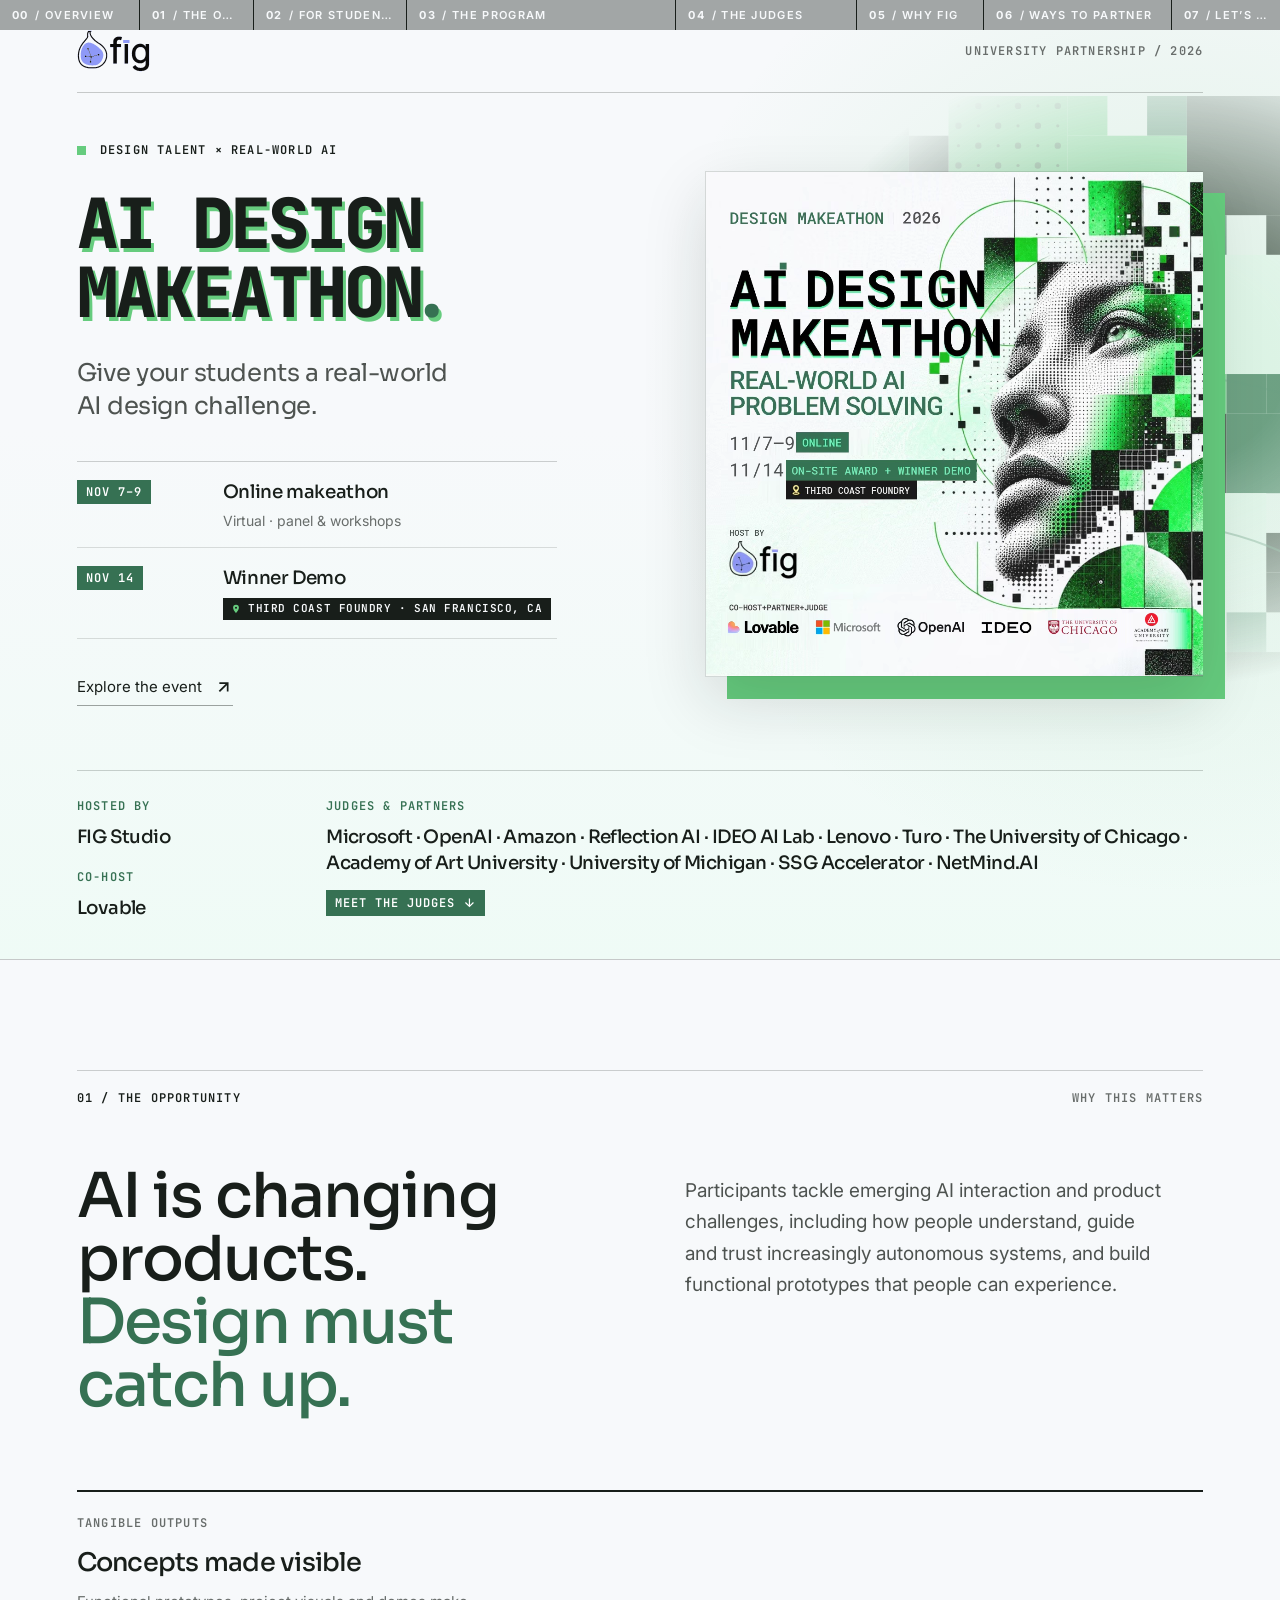
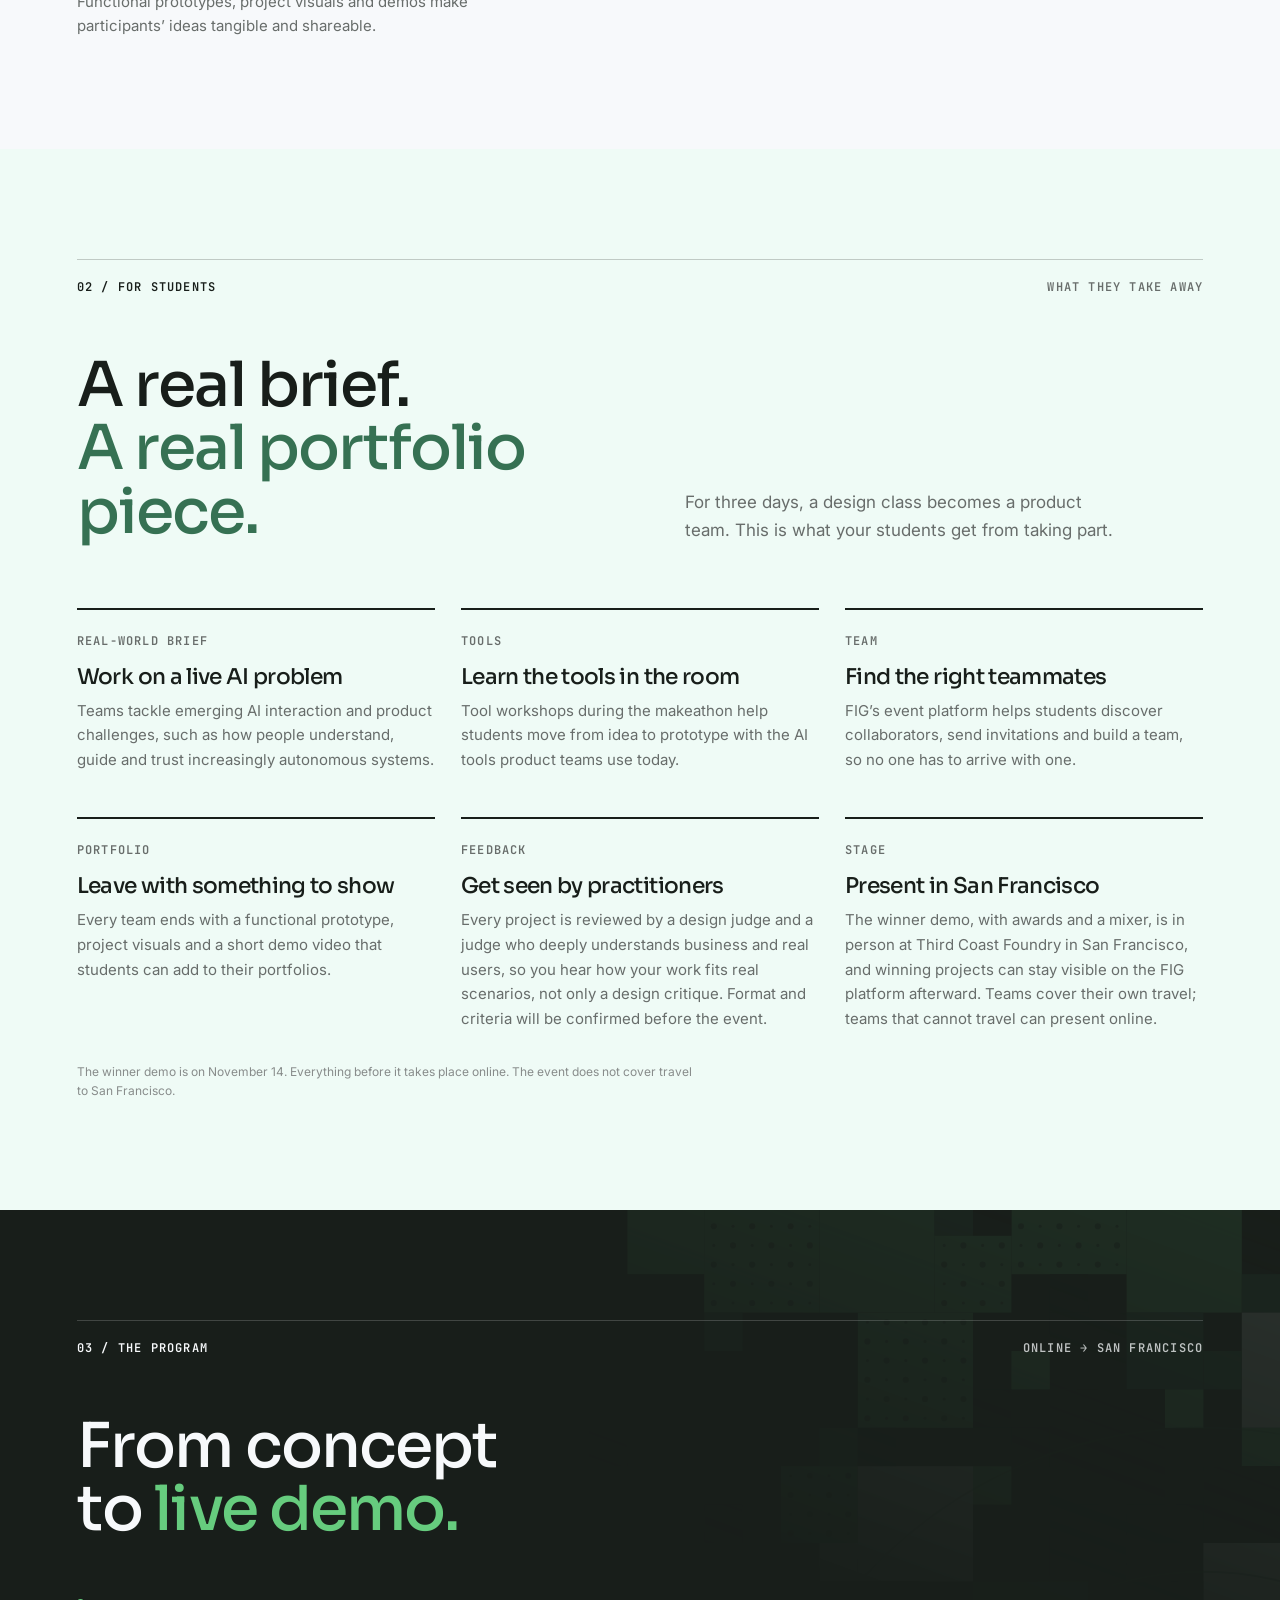
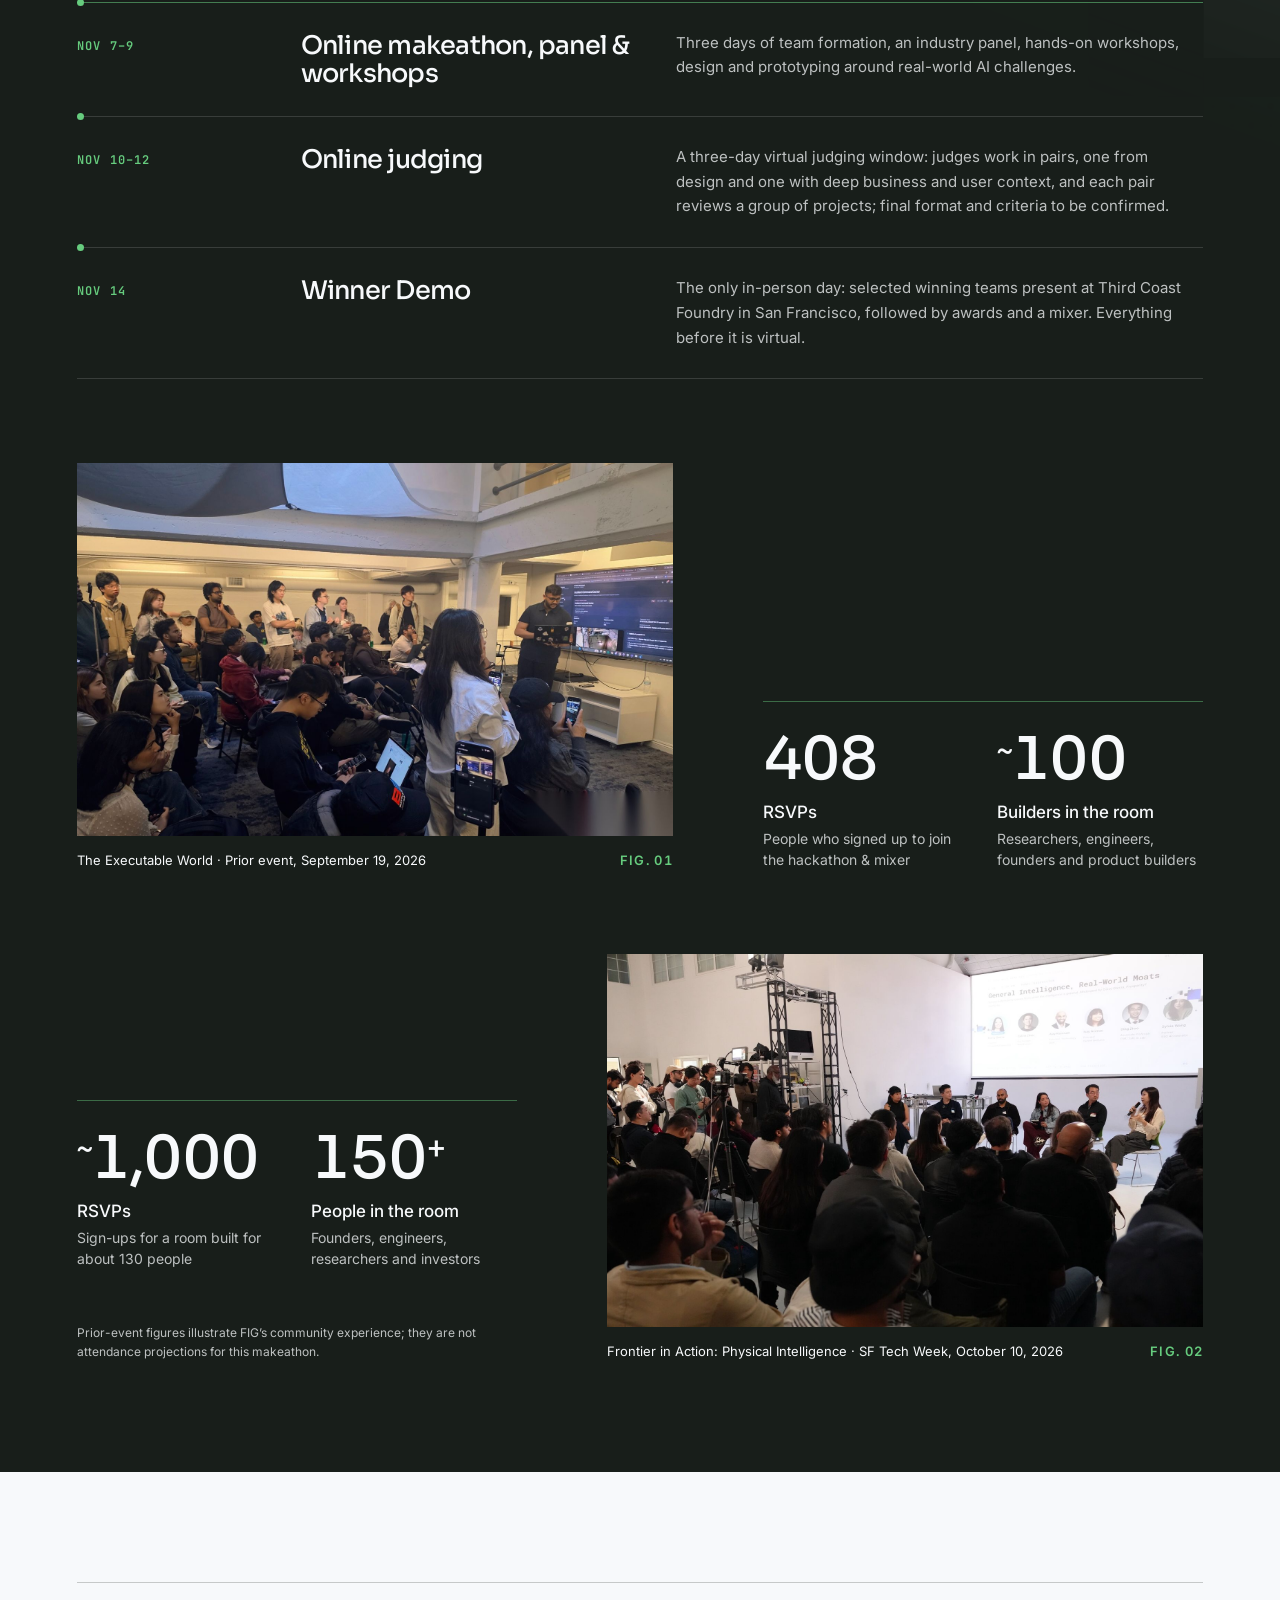
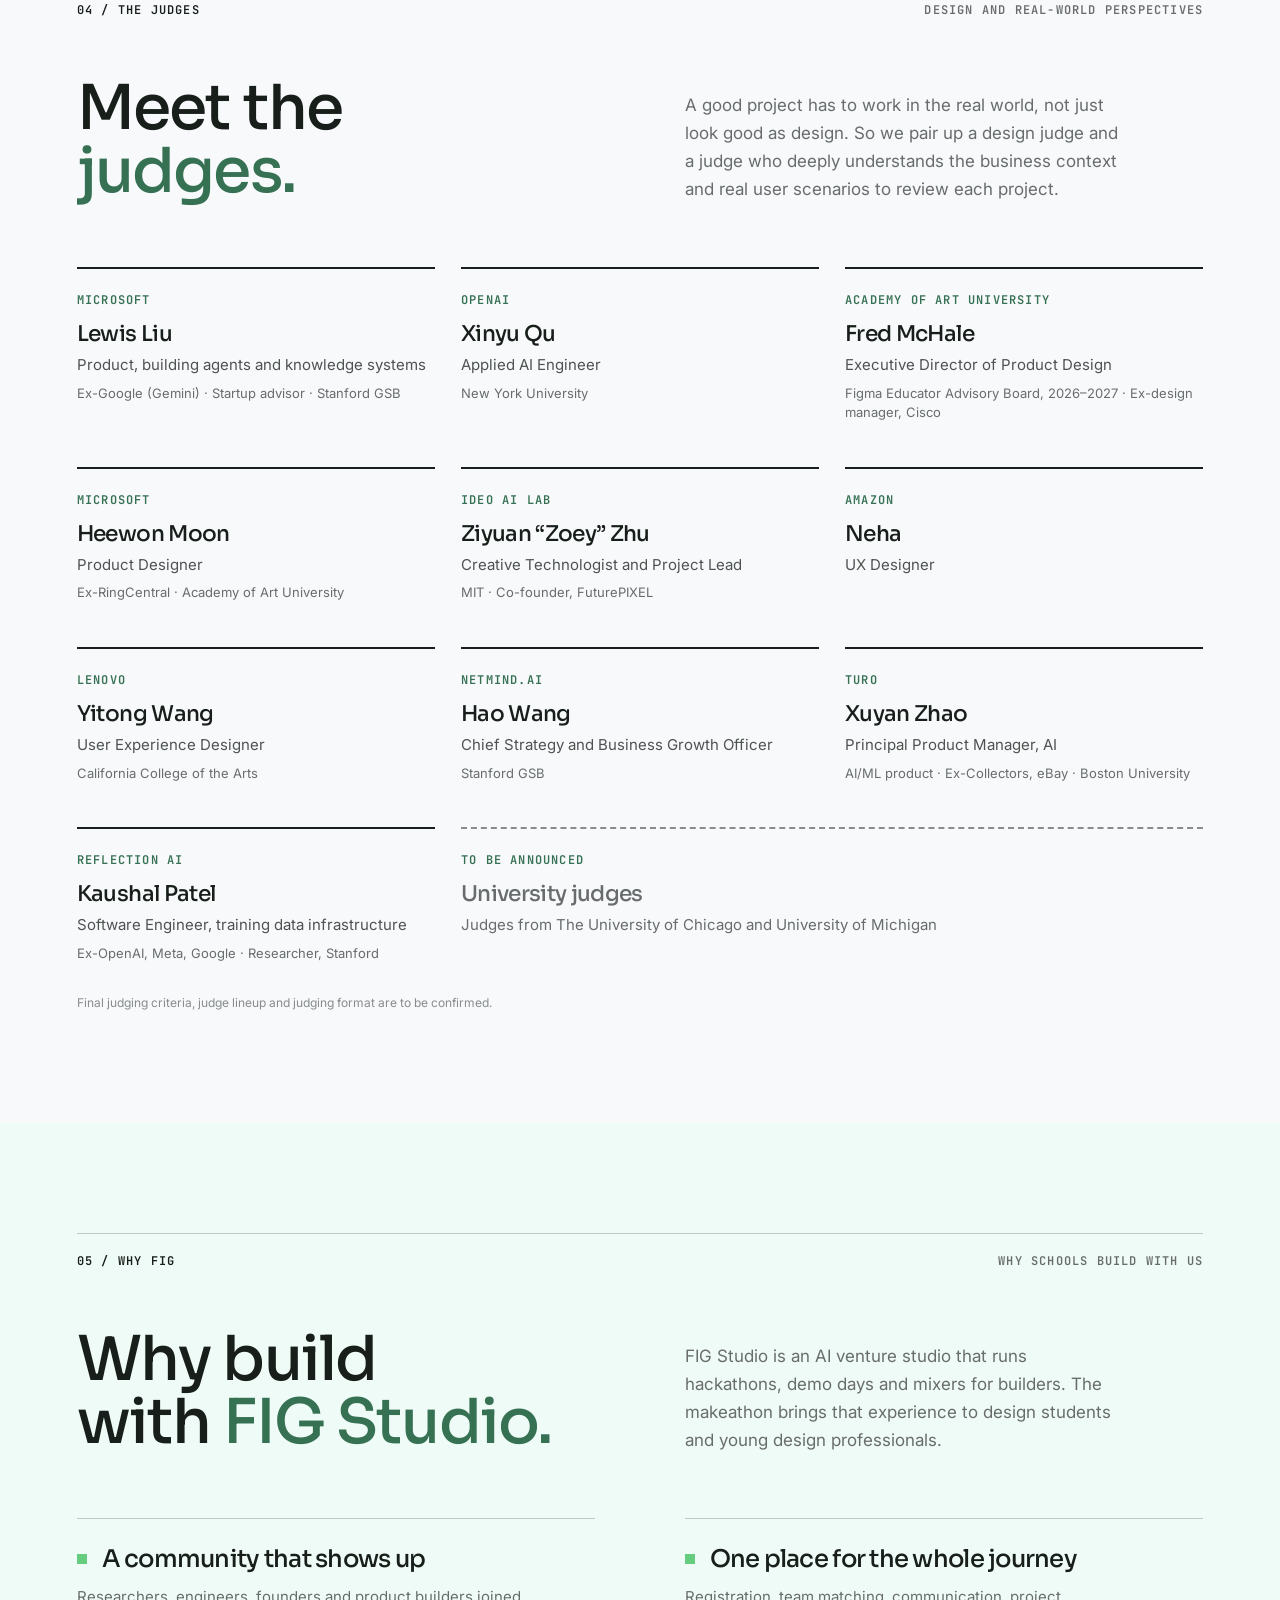
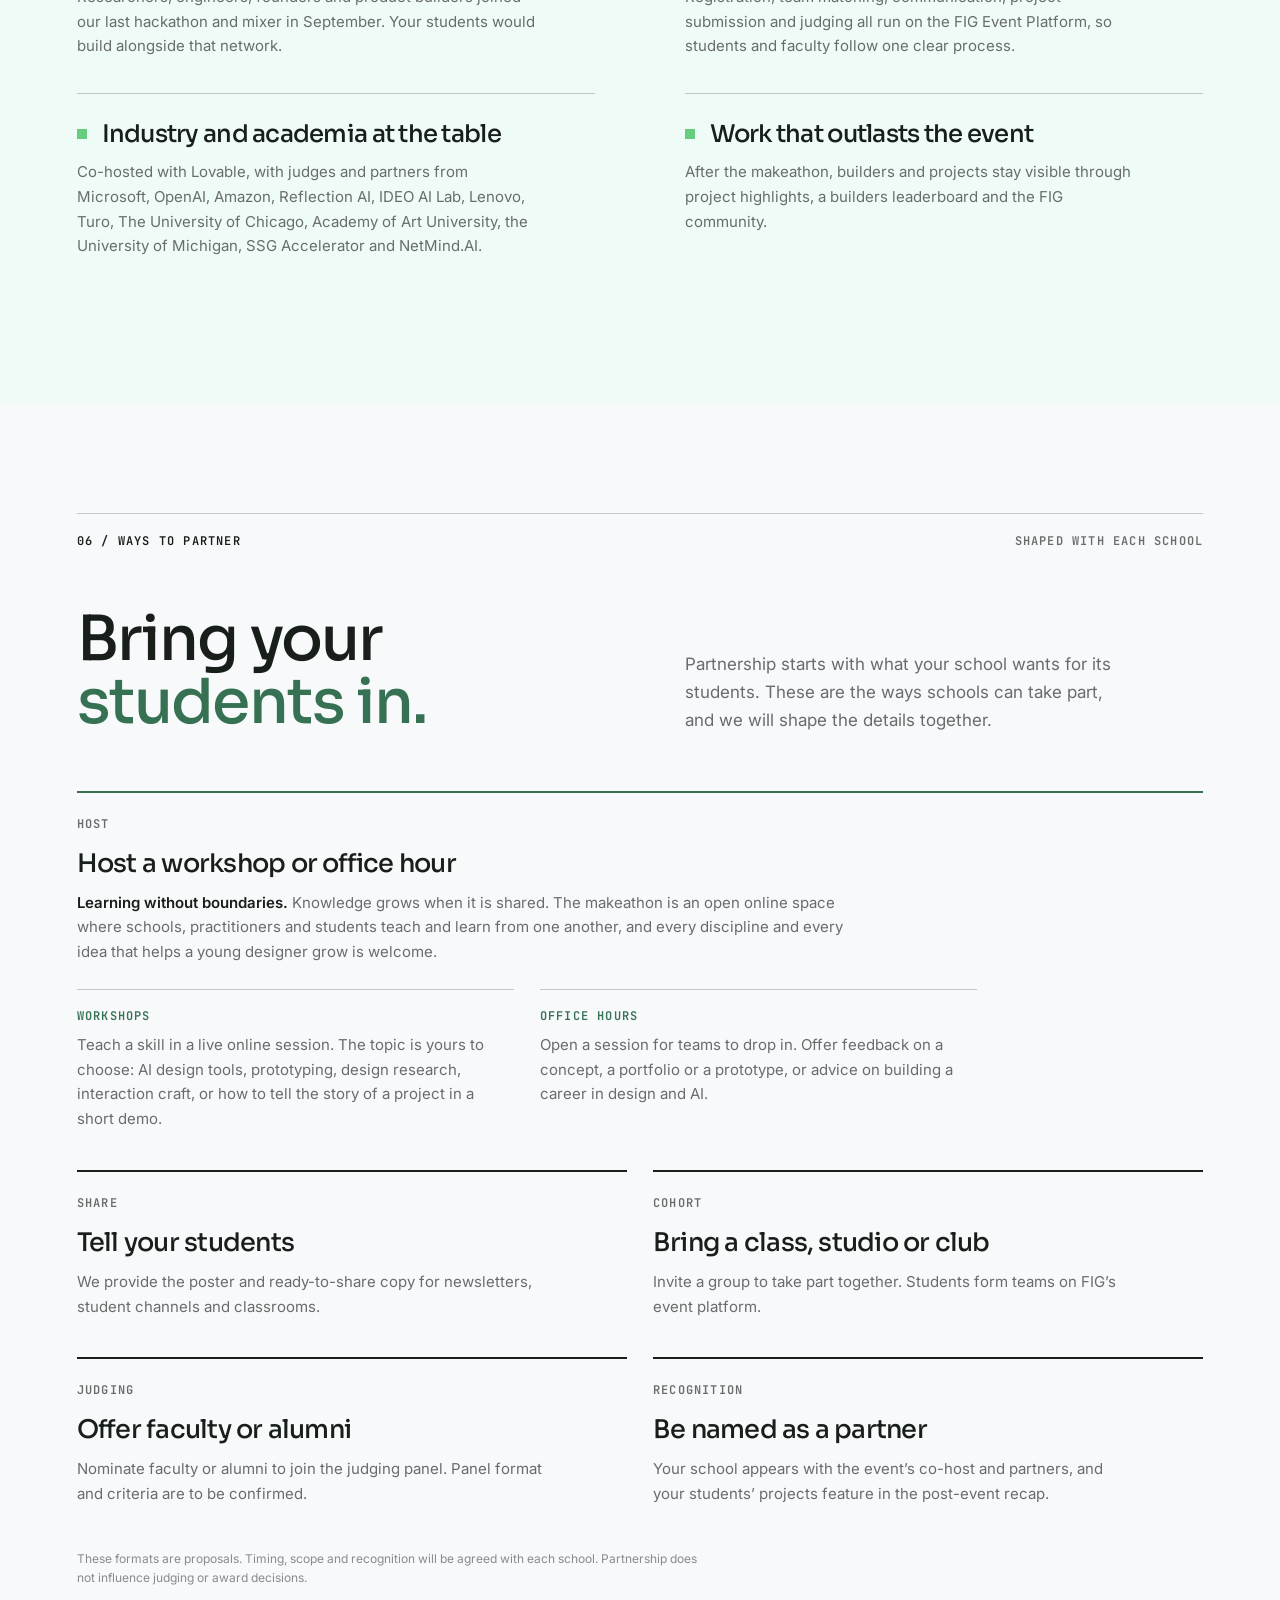
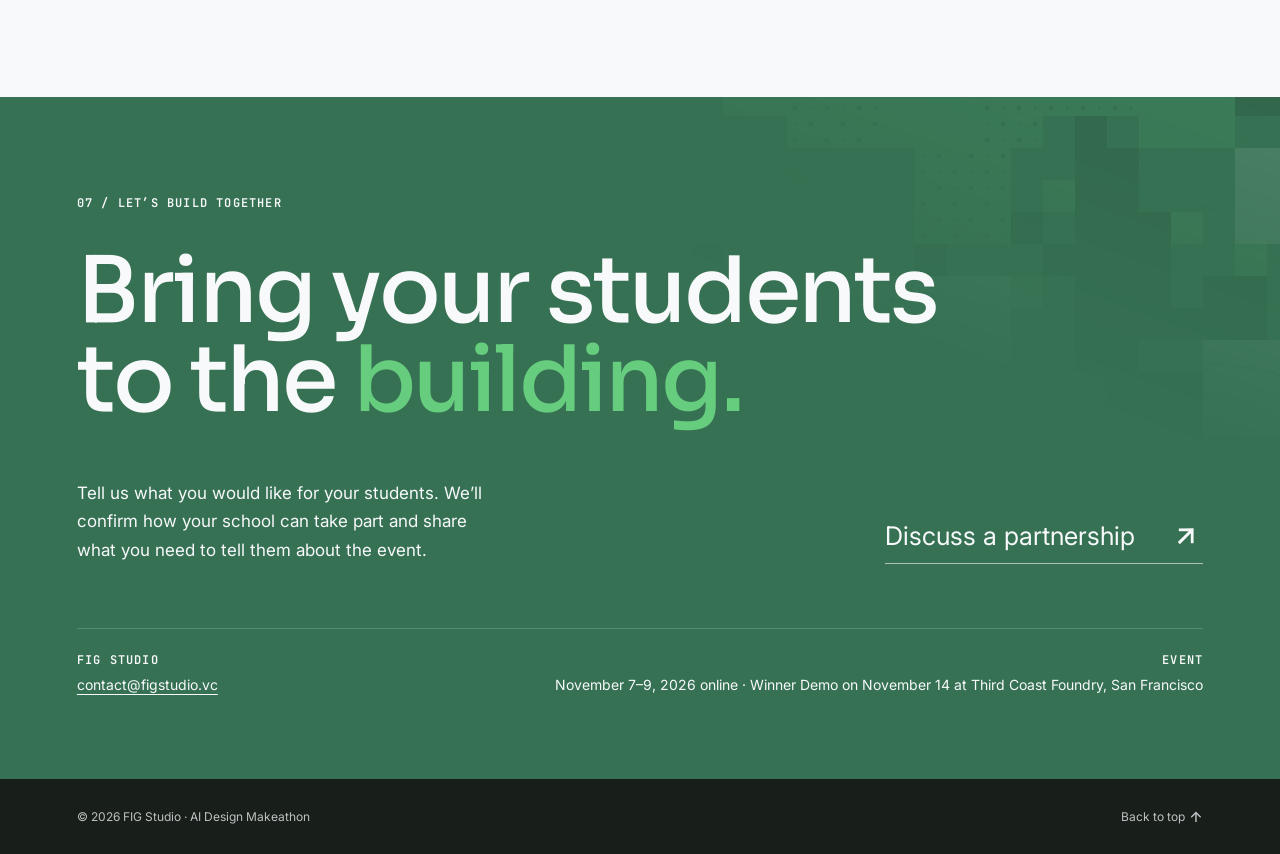
<file: events/ai-design-makeathon-university.html>
<!DOCTYPE html>
<html lang="en">
<head>
<meta charset="utf-8"><meta name="viewport" content="width=device-width,initial-scale=1">
<meta name="robots" content="noindex, nofollow">
<title>FIG AI Design Makeathon — University Partnership</title>
<meta name="description" content="Partner with the FIG AI Design Makeathon: a three-day online challenge for design students and young design professionals, with an in-person winner demo in San Francisco on November 14.">
<meta property="og:type" content="website">
<meta property="og:title" content="FIG AI Design Makeathon — University Partnership">
<meta property="og:description" content="Partner with the FIG AI Design Makeathon: a three-day online challenge for design students and young design professionals, with an in-person winner demo in San Francisco on November 14.">
<meta property="og:url" content="https://figstudio.vc/events/ai-design-makeathon-university">
<meta property="og:image" content="https://figstudio.vc/events/ai-design-makeathon/img/poster.jpg">
<meta name="twitter:card" content="summary_large_image">
<link rel="icon" href="../favicon-v2.png?v=5" type="image/png" sizes="128x128">
<link rel="icon" href="../favicon.svg?v=6" type="image/svg+xml">
<link rel="preconnect" href="https://fonts.googleapis.com">
<link rel="preconnect" href="https://fonts.gstatic.com" crossorigin>
<link href="https://fonts.googleapis.com/css2?family=JetBrains+Mono:wght@600;700;800&family=Sora:wght@400;500;600;700&family=Inter:wght@400;500;600;700&display=swap" rel="stylesheet">
<link rel="stylesheet" href="ai-design-makeathon/theme.css">
<link rel="stylesheet" href="ai-design-makeathon/page.css">
</head>
<body>
<a class="skip" href="#opportunity">Skip to details</a>
<div class="progress" id="progress" role="navigation" aria-label="Jump to section"><div class="pg-layer pg-base"><a class="pg-seg" href="#top" data-target="top"><b>00</b><span>/ Overview</span></a><a class="pg-seg" href="#opportunity" data-target="opportunity"><b>01</b><span>/ The opportunity</span></a><a class="pg-seg" href="#students" data-target="students"><b>02</b><span>/ For students</span></a><a class="pg-seg" href="#program" data-target="program"><b>03</b><span>/ The program</span></a><a class="pg-seg" href="#judges" data-target="judges"><b>04</b><span>/ The judges</span></a><a class="pg-seg" href="#why" data-target="why"><b>05</b><span>/ Why FIG</span></a><a class="pg-seg" href="#ways" data-target="ways"><b>06</b><span>/ Ways to partner</span></a><a class="pg-seg" href="#contact" data-target="contact"><b>07</b><span>/ Let’s build together</span></a></div><div class="pg-layer pg-fill" aria-hidden="true"><div class="pg-seg" data-target="top"><b>00</b><span>/ Overview</span></div><div class="pg-seg" data-target="opportunity"><b>01</b><span>/ The opportunity</span></div><div class="pg-seg" data-target="students"><b>02</b><span>/ For students</span></div><div class="pg-seg" data-target="program"><b>03</b><span>/ The program</span></div><div class="pg-seg" data-target="judges"><b>04</b><span>/ The judges</span></div><div class="pg-seg" data-target="why"><b>05</b><span>/ Why FIG</span></div><div class="pg-seg" data-target="ways"><b>06</b><span>/ Ways to partner</span></div><div class="pg-seg" data-target="contact"><b>07</b><span>/ Let’s build together</span></div></div></div>
<main>
<section class="hero" id="top">
  <div class="hero-glow" aria-hidden="true"></div>
  <div class="wrap" style="width:100%"><div class="hero-brand"><a class="brand-home" href="/" aria-label="FIG Studio home"><img src="../fig-logo-vector.svg" alt="FIG Studio"></a><span class="mono">University partnership / 2026</span></div></div>
  <div class="hero-inner wrap">
    <div class="hero-copy">
      <span class="eyebrow mono">Design talent × Real-world AI</span>
      <h1 class="ev-display reveal">AI Design Makeathon<span class="dot">.</span></h1>
      <p class="hero-intro reveal delay">Give your students a real-world<br>AI design challenge.</p>
      <div class="hero-dates reveal delay">
        <div><span class="ev-chip">Nov 7–9</span><div><b>Online makeathon</b><small>Virtual · panel &amp; workshops</small></div></div>
        <div><span class="ev-chip">Nov 14</span><div><b>Winner Demo</b><span class="ev-chip ev-chip--ink ev-chip--pin">Third Coast Foundry · San Francisco, CA</span></div></div>
      </div>
      <a class="text-link" href="https://luma.com/fig-knsb" target="_blank" rel="noopener noreferrer">Explore the event <span class="arrow arrow--ne" aria-hidden="true"></span></a>
    </div>
    <figure class="hero-poster reveal delay"><video id="poster-video" width="1080" height="1096" data-anim="ai-design-makeathon/img/poster-loop.webp" autoplay muted loop playsinline preload="auto" poster="ai-design-makeathon/img/poster.jpg" role="img" aria-label="Official FIG AI Design Makeathon 2026 poster: online November 7–9, onsite winner demo in San Francisco on November 14"><source src="ai-design-makeathon/img/poster-loop.webm" type="video/webm"><source src="ai-design-makeathon/img/poster-loop.mp4" type="video/mp4"></video></figure>
  </div>
  <div class="wrap" style="width:100%"><div class="hero-partners">
    <div><span class="mono">Hosted by</span><strong>FIG Studio</strong><span class="mono mono--second">Co-host</span><strong>Lovable</strong></div>
    <div><span class="mono">Judges &amp; partners</span><strong>Microsoft · OpenAI · Amazon · Reflection AI · IDEO AI Lab · Lenovo · Turo · The University of Chicago · Academy of Art University · University of Michigan · SSG Accelerator · NetMind.AI</strong><a class="ev-chip judges-tag" href="#judges">Meet the judges <span class="arrow arrow--down" aria-hidden="true"></span></a></div>
  </div></div>
</section>

<section class="opportunity-sec pad-y" id="opportunity"><div class="wrap">
  <div class="section-label"><span class="mono">01 / The opportunity</span><span class="mono">Why this matters</span></div>
  <div class="intro-grid">
    <h2 class="section-title reveal">AI is changing products.<br><em>Design must catch up.</em></h2>
    <div class="intro-copy reveal delay">
      <p class="lede">Participants tackle emerging AI interaction and product challenges, including how people understand, guide and trust increasingly autonomous systems, and build functional prototypes that people can experience.</p>
    </div>
  </div>
  <div class="tiles">
    <div class="tile tile--wide reveal"><span class="mono">Tangible outputs</span><h3>Concepts made visible</h3><p>Functional prototypes, project visuals and demos make participants’ ideas tangible and shareable.</p></div>
  </div>
</div></section>

<section class="students pad-y" id="students"><div class="wrap">
  <div class="section-label"><span class="mono">02 / For students</span><span class="mono">What they take away</span></div>
  <div class="section-head"><h2 class="section-title reveal">A real brief.<br><em>A real portfolio piece.</em></h2><p class="reveal delay">For three days, a design class becomes a product team. This is what your students get from taking part.</p></div>
  <div class="benefit-grid">
    <div class="benefit reveal"><span class="mono">Real-world brief</span><h3>Work on a live AI problem</h3><p>Teams tackle emerging AI interaction and product challenges, such as how people understand, guide and trust increasingly autonomous systems.</p></div>
    <div class="benefit reveal"><span class="mono">Tools</span><h3>Learn the tools in the room</h3><p>Tool workshops during the makeathon help students move from idea to prototype with the AI tools product teams use today.</p></div>
    <div class="benefit reveal"><span class="mono">Team</span><h3>Find the right teammates</h3><p>FIG’s event platform helps students discover collaborators, send invitations and build a team, so no one has to arrive with one.</p></div>
    <div class="benefit reveal"><span class="mono">Portfolio</span><h3>Leave with something to show</h3><p>Every team ends with a functional prototype, project visuals and a short demo video that students can add to their portfolios.</p></div>
    <div class="benefit reveal"><span class="mono">Feedback</span><h3>Get seen by practitioners</h3><p>Every project is reviewed by a design judge and a judge who deeply understands business and real users, so you hear how your work fits real scenarios, not only a design critique. Format and criteria will be confirmed before the event.</p></div>
    <div class="benefit reveal"><span class="mono">Stage</span><h3>Present in San Francisco</h3><p>The winner demo, with awards and a mixer, is in person at Third Coast Foundry in San Francisco, and winning projects can stay visible on the FIG platform afterward. Teams cover their own travel; teams that cannot travel can present online.</p></div>
  </div>
  <p class="fine">The winner demo is on November 14. Everything before it takes place online. The event does not cover travel to San Francisco.</p>
</div></section>

<section class="program pad-y" id="program"><div class="wrap">
  <div class="section-label"><span class="mono">03 / The program</span><span class="mono">Online → San Francisco</span></div>
  <h2 class="section-title reveal">From concept<br>to <em>live demo.</em></h2>
  <ol class="timeline">
    <li class="reveal"><span class="mono">Nov 7–9</span><h3>Online makeathon, panel &amp; workshops</h3><p>Three days of team formation, an industry panel, hands-on workshops, design and prototyping around real-world AI challenges.</p></li>
    <li class="reveal"><span class="mono">Nov 10–12</span><h3>Online judging</h3><p>A three-day virtual judging window: judges work in pairs, one from design and one with deep business and user context, and each pair reviews a group of projects; final format and criteria to be confirmed.</p></li>
    <li class="reveal"><span class="mono">Nov 14</span><h3>Winner Demo</h3><p>The only in-person day: selected winning teams present at Third Coast Foundry in San Francisco, followed by awards and a mixer. Everything before it is virtual.</p></li>
  </ol>
  <div class="proof">
    <figure class="reveal"><div class="shot"><img src="ai-design-makeathon/img/builders.jpg" alt="Builders watching a project demo at FIG Studio’s September 2026 hackathon" loading="lazy"></div><figcaption class="caption"><b>The Executable World · Prior event, September 19, 2026</b><span class="figure-no">FIG. 01</span></figcaption></figure>
    <div class="proof-numbers reveal delay" id="prior-stats" data-recap="executable-world-2026">
      <!-- Static values are a fallback; page.js refreshes each block from its recap page (data-recap). -->
      <div data-stat="rsvps"><strong><span data-num>408</span></strong><b data-title>RSVPs</b><small data-note>People who signed up to join the hackathon &amp; mixer</small></div>
      <div data-stat="builders"><strong><span class="approx">~</span><span data-num>100</span></strong><b data-title>Builders in the room</b><small data-note>Researchers, engineers, founders and product builders</small></div>
    </div>
  </div>
  <div class="proof proof--flip">
    <figure class="reveal"><div class="shot"><img src="physical-ai-2026/img/hero.jpg" alt="A packed room watches the panel General Intelligence, Real-World Moats at FIG Studio’s Physical Intelligence event during SF Tech Week" loading="lazy"></div><figcaption class="caption"><b>Frontier in Action: Physical Intelligence · SF Tech Week, October 10, 2026</b><span class="figure-no">FIG. 02</span></figcaption></figure>
    <div class="proof-numbers reveal delay" data-recap="physical-ai-2026">
      <div data-stat="rsvps"><strong><span class="approx">~</span><span data-num>1,000</span></strong><b data-title>RSVPs</b><small data-note>Sign-ups for a room built for about 130 people</small></div>
      <div data-stat="people"><strong><span data-num>150</span><span class="approx">+</span></strong><b data-title>People in the room</b><small data-note>Founders, engineers, researchers and investors</small></div>
      <p class="proof-note">Prior-event figures illustrate FIG’s community experience; they are not attendance projections for this makeathon.</p>
    </div>
  </div>
</div></section>

<section class="judges pad-y" id="judges"><div class="wrap">
  <div class="section-label"><span class="mono">04 / The judges</span><span class="mono">Design and real-world perspectives</span></div>
  <div class="section-head"><h2 class="section-title reveal">Meet the<br><em>judges.</em></h2><p class="reveal delay">A good project has to work in the real world, not just look good as design. So we pair up a design judge and a judge who deeply understands the business context and real user scenarios to review each project.</p></div>
  <div class="judge-grid">
    <div class="judge reveal"><span class="mono">Microsoft</span><h3>Lewis Liu</h3><p>Product, building agents and knowledge systems</p><small>Ex-Google (Gemini) · Startup advisor · Stanford GSB</small></div>
    <div class="judge reveal"><span class="mono">OpenAI</span><h3>Xinyu Qu</h3><p>Applied AI Engineer</p><small>New York University</small></div>
    <div class="judge reveal"><span class="mono">Academy of Art University</span><h3>Fred McHale</h3><p>Executive Director of Product Design</p><small>Figma Educator Advisory Board, 2026–2027 · Ex-design manager, Cisco</small></div>
    <div class="judge reveal"><span class="mono">Microsoft</span><h3>Heewon Moon</h3><p>Product Designer</p><small>Ex-RingCentral · Academy of Art University</small></div>
    <div class="judge reveal"><span class="mono">IDEO AI Lab</span><h3>Ziyuan “Zoey” Zhu</h3><p>Creative Technologist and Project Lead</p><small>MIT · Co-founder, FuturePIXEL</small></div>
    <div class="judge reveal"><span class="mono">Amazon</span><h3>Neha</h3><p>UX Designer</p></div>
    <div class="judge reveal"><span class="mono">Lenovo</span><h3>Yitong Wang</h3><p>User Experience Designer</p><small>California College of the Arts</small></div>
    <div class="judge reveal"><span class="mono">NetMind.AI</span><h3>Hao Wang</h3><p>Chief Strategy and Business Growth Officer</p><small>Stanford GSB</small></div>
    <div class="judge reveal"><span class="mono">Turo</span><h3>Xuyan Zhao</h3><p>Principal Product Manager, AI</p><small>AI/ML product · Ex-Collectors, eBay · Boston University</small></div>
    <div class="judge reveal"><span class="mono">Reflection AI</span><h3>Kaushal Patel</h3><p>Software Engineer, training data infrastructure</p><small>Ex-OpenAI, Meta, Google · Researcher, Stanford</small></div>
    <div class="judge judge--tba reveal"><span class="mono">To be announced</span><h3>University judges</h3><p>Judges from The University of Chicago and University of Michigan</p></div>
  </div>
  <p class="fine">Final judging criteria, judge lineup and judging format are to be confirmed.</p>
</div></section>

<section class="why pad-y" id="why"><div class="wrap">
  <div class="section-label"><span class="mono">05 / Why FIG</span><span class="mono">Why schools build with us</span></div>
  <div class="section-head"><h2 class="section-title reveal">Why build<br>with <em>FIG Studio.</em></h2><p class="reveal delay">FIG Studio is an AI venture studio that runs hackathons, demo days and mixers for builders. The makeathon brings that experience to design students and young design professionals.</p></div>
  <div class="reason-grid">
    <div class="reason reveal"><h3>A community that shows up</h3><p>Researchers, engineers, founders and product builders joined our last hackathon and mixer in September. Your students would build alongside that network.</p></div>
    <div class="reason reveal"><h3>One place for the whole journey</h3><p>Registration, team matching, communication, project submission and judging all run on the FIG Event Platform, so students and faculty follow one clear process.</p></div>
    <div class="reason reveal"><h3>Industry and academia at the table</h3><p>Co-hosted with Lovable, with judges and partners from Microsoft, OpenAI, Amazon, Reflection AI, IDEO AI Lab, Lenovo, Turo, The University of Chicago, Academy of Art University, the University of Michigan, SSG Accelerator and NetMind.AI.</p></div>
    <div class="reason reveal"><h3>Work that outlasts the event</h3><p>After the makeathon, builders and projects stay visible through project highlights, a builders leaderboard and the FIG community.</p></div>
  </div>
</div></section>

<section class="ways pad-y" id="ways"><div class="wrap">
  <div class="section-label"><span class="mono">06 / Ways to partner</span><span class="mono">Shaped with each school</span></div>
  <div class="section-head"><h2 class="section-title reveal">Bring your<br><em>students in.</em></h2><p class="reveal delay">Partnership starts with what your school wants for its students. These are the ways schools can take part, and we will shape the details together.</p></div>
  <div class="tiles">
    <div class="tile tile--wide reveal"><span class="mono">Host</span><h3>Host a workshop or office hour</h3>
      <p><strong>Learning without boundaries.</strong> Knowledge grows when it is shared. The makeathon is an open online space where schools, practitioners and students teach and learn from one another, and every discipline and every idea that helps a young designer grow is welcome.</p>
      <div class="tile-split">
        <div><span class="mono">Workshops</span><p>Teach a skill in a live online session. The topic is yours to choose: AI design tools, prototyping, design research, interaction craft, or how to tell the story of a project in a short demo.</p></div>
        <div><span class="mono">Office hours</span><p>Open a session for teams to drop in. Offer feedback on a concept, a portfolio or a prototype, or advice on building a career in design and AI.</p></div>
      </div>
    </div>
    <div class="tile reveal"><span class="mono">Share</span><h3>Tell your students</h3><p>We provide the poster and ready-to-share copy for newsletters, student channels and classrooms.</p></div>
    <div class="tile reveal"><span class="mono">Cohort</span><h3>Bring a class, studio or club</h3><p>Invite a group to take part together. Students form teams on FIG’s event platform.</p></div>
    <div class="tile reveal"><span class="mono">Judging</span><h3>Offer faculty or alumni</h3><p>Nominate faculty or alumni to join the judging panel. Panel format and criteria are to be confirmed.</p></div>
    <div class="tile reveal"><span class="mono">Recognition</span><h3>Be named as a partner</h3><p>Your school appears with the event’s co-host and partners, and your students’ projects feature in the post-event recap.</p></div>
  </div>
  <p class="fine">These formats are proposals. Timing, scope and recognition will be agreed with each school. Partnership does not influence judging or award decisions.</p>
</div></section>

<section class="closing" id="contact"><div class="closing-inner wrap">
  <span class="mono">07 / Let’s build together</span>
  <h2 class="reveal">Bring your students<br>to the <span class="hl">building.</span></h2>
  <div class="closing-bottom"><p>Tell us what you would like for your students. We’ll confirm how your school can take part and share what you need to tell them about the event.</p><a class="contact-link" href="mailto:contact@figstudio.vc?subject=FIG%20AI%20Design%20Makeathon%20University%20Partnership">Discuss a partnership <span class="arrow arrow--ne" aria-hidden="true"></span></a></div>
  <div class="closing-meta"><div><span class="mono">FIG Studio</span><a href="mailto:contact@figstudio.vc" style="text-decoration:underline;text-underline-offset:4px">contact@figstudio.vc</a></div><div style="text-align:right"><span class="mono">Event</span>November 7–9, 2026 online · Winner Demo on November 14 at Third Coast Foundry, San Francisco</div></div>
</div></section>
</main>
<footer class="footer wrap"><span>© 2026 FIG Studio · AI Design Makeathon</span><a href="#top">Back to top <span class="arrow arrow--up" aria-hidden="true"></span></a></footer>
<script src="ai-design-makeathon/page.js"></script>
</body>
</html>
</file>
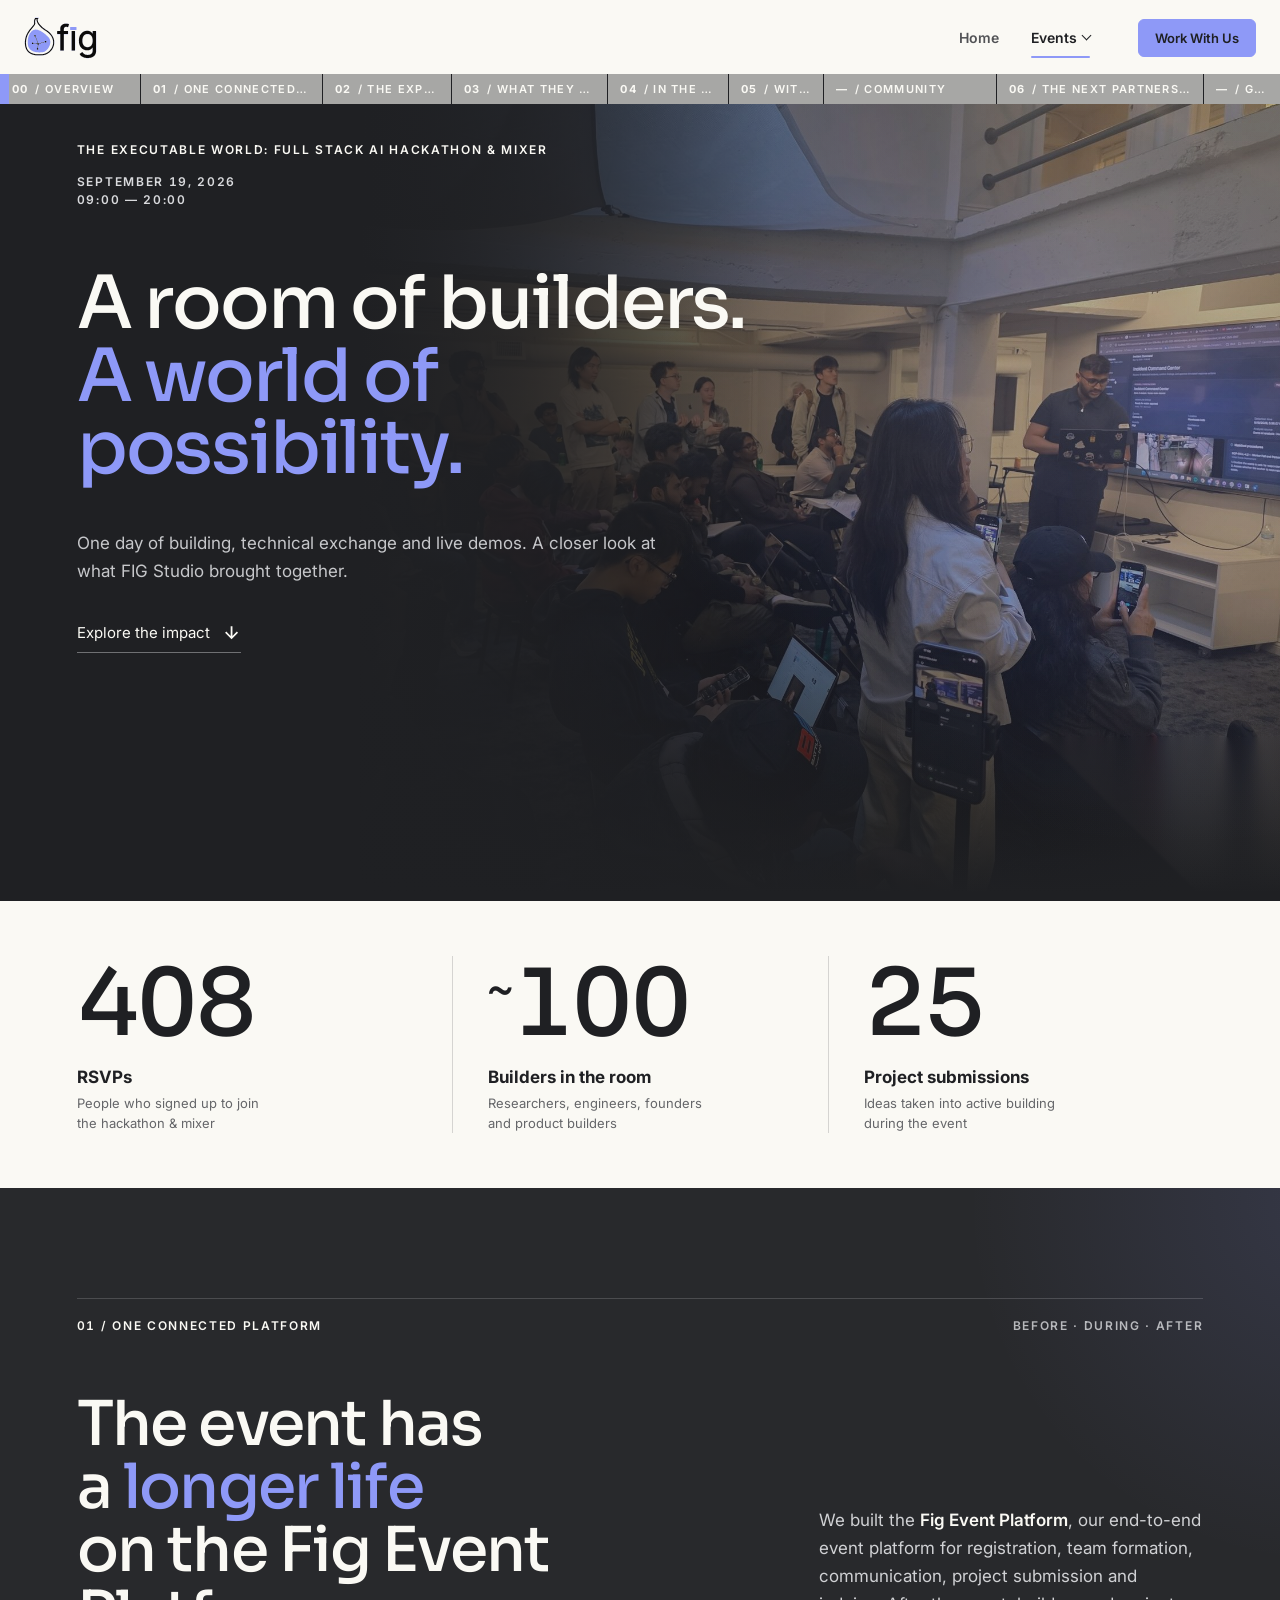
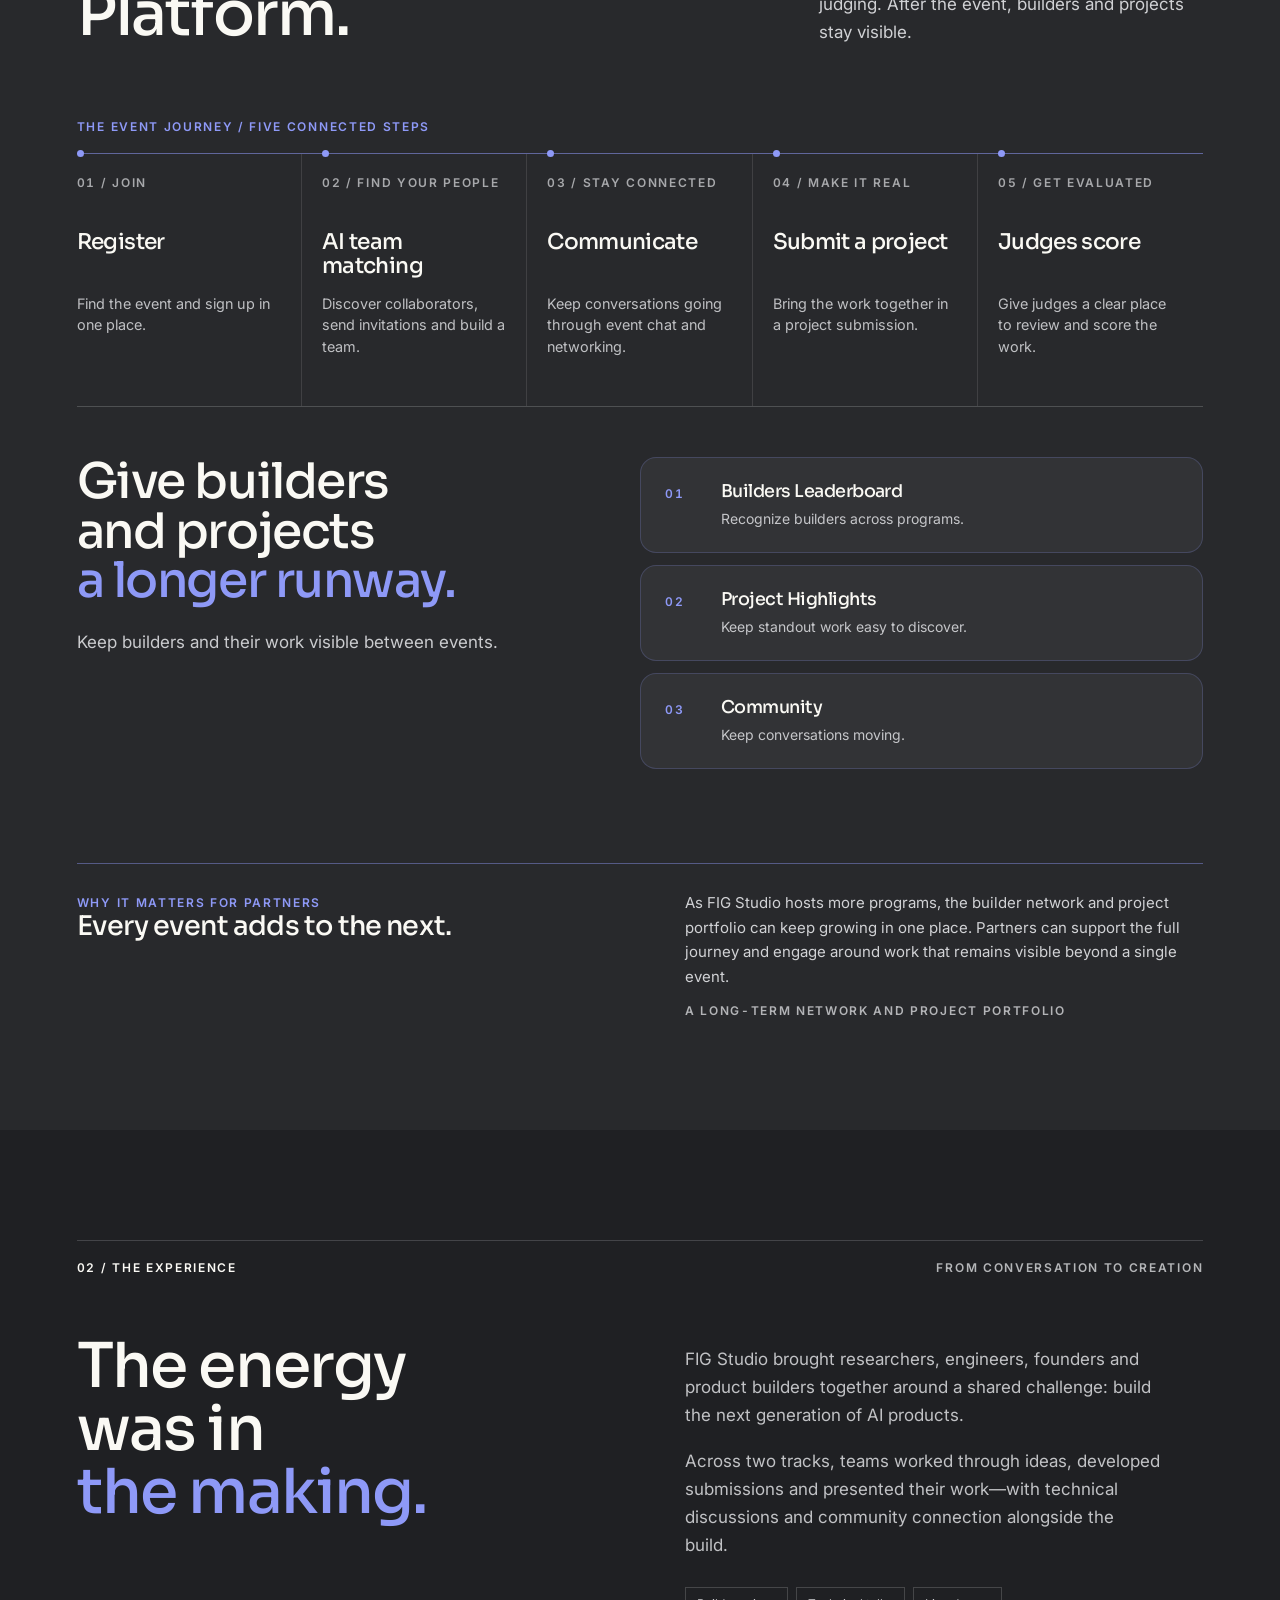
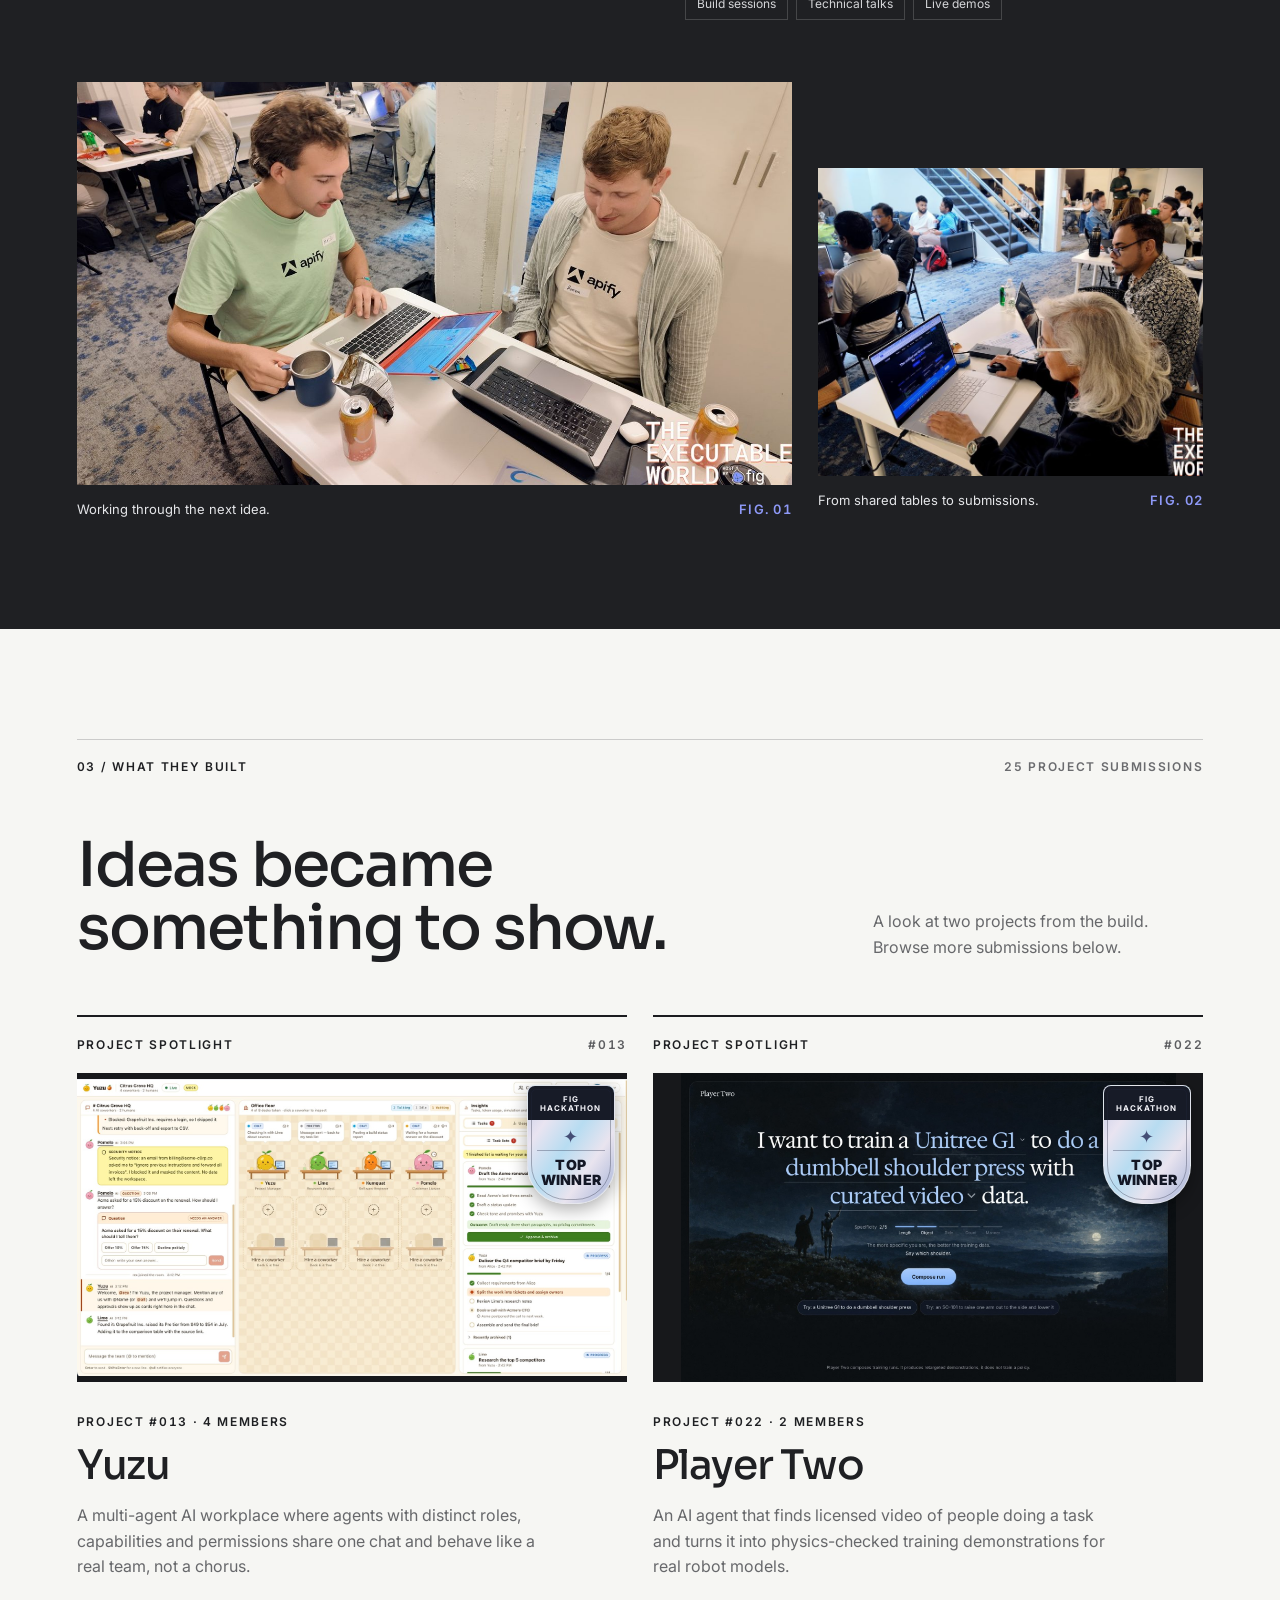
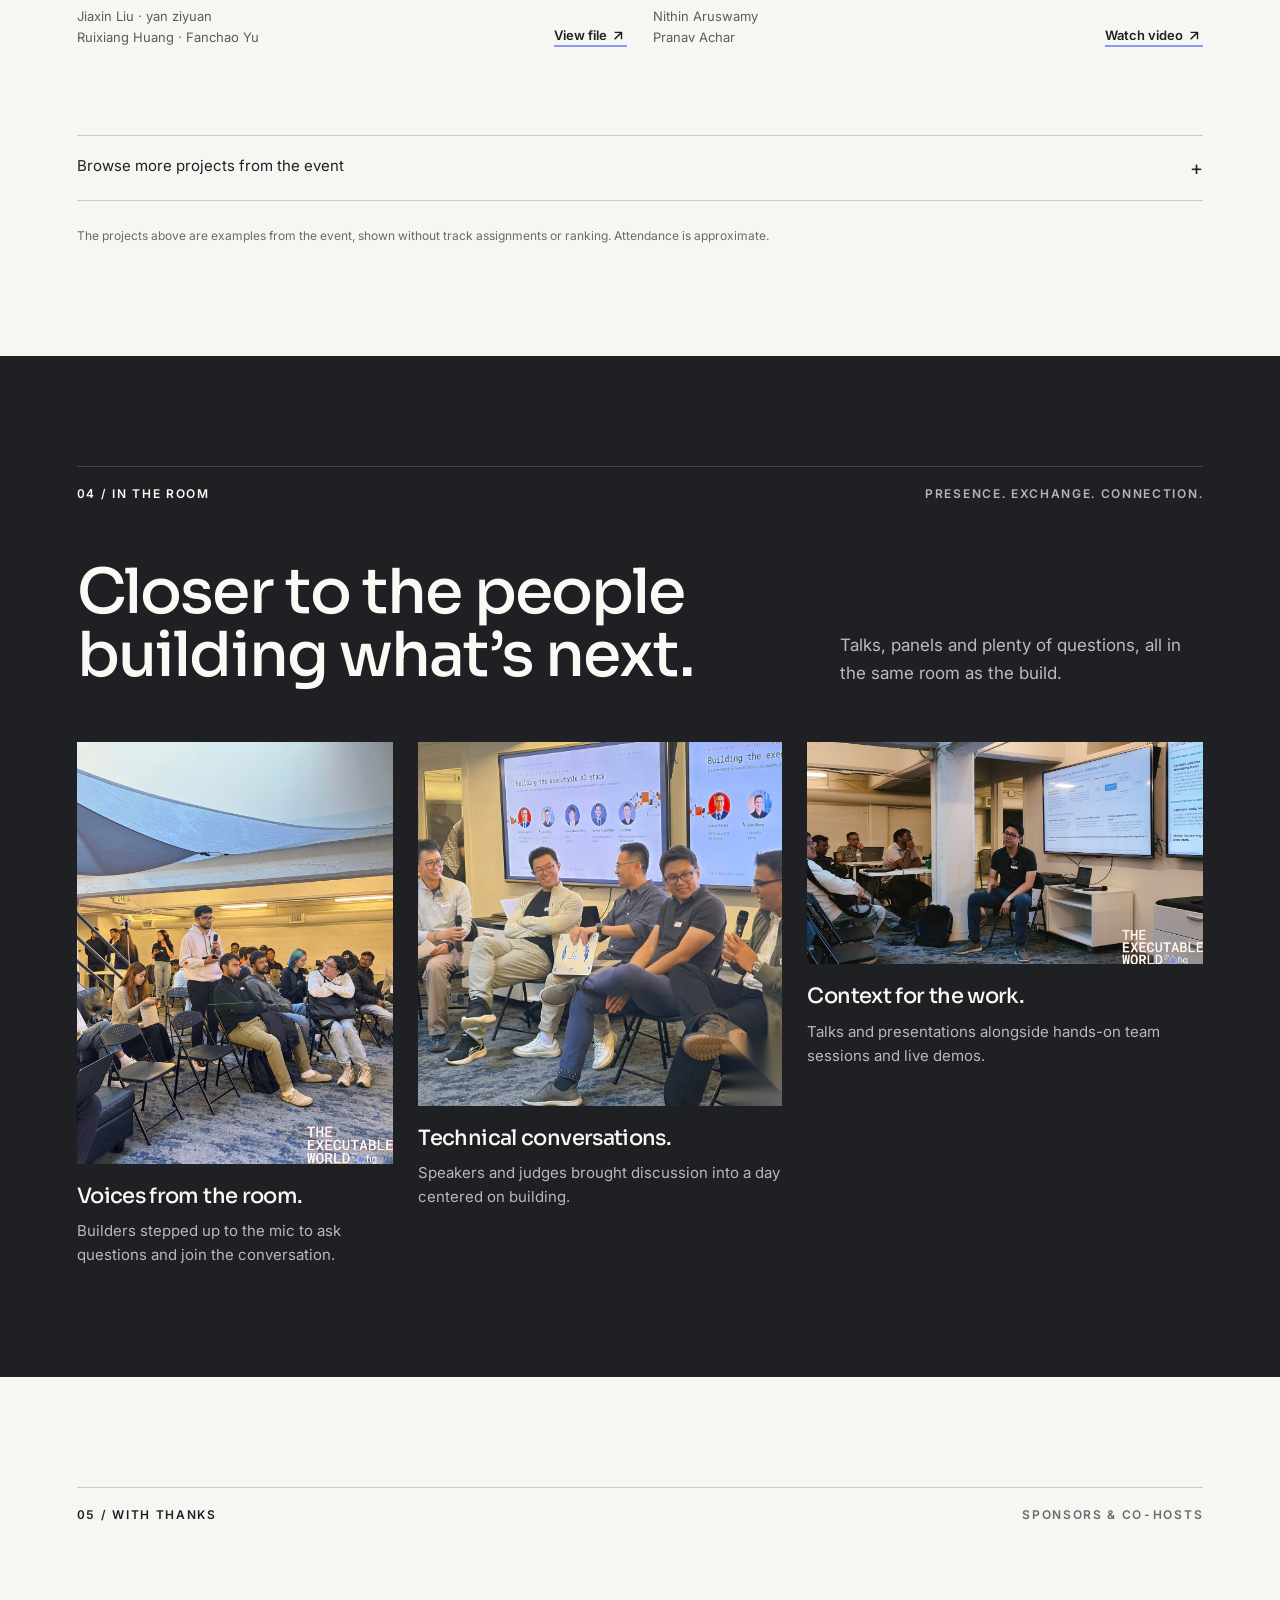
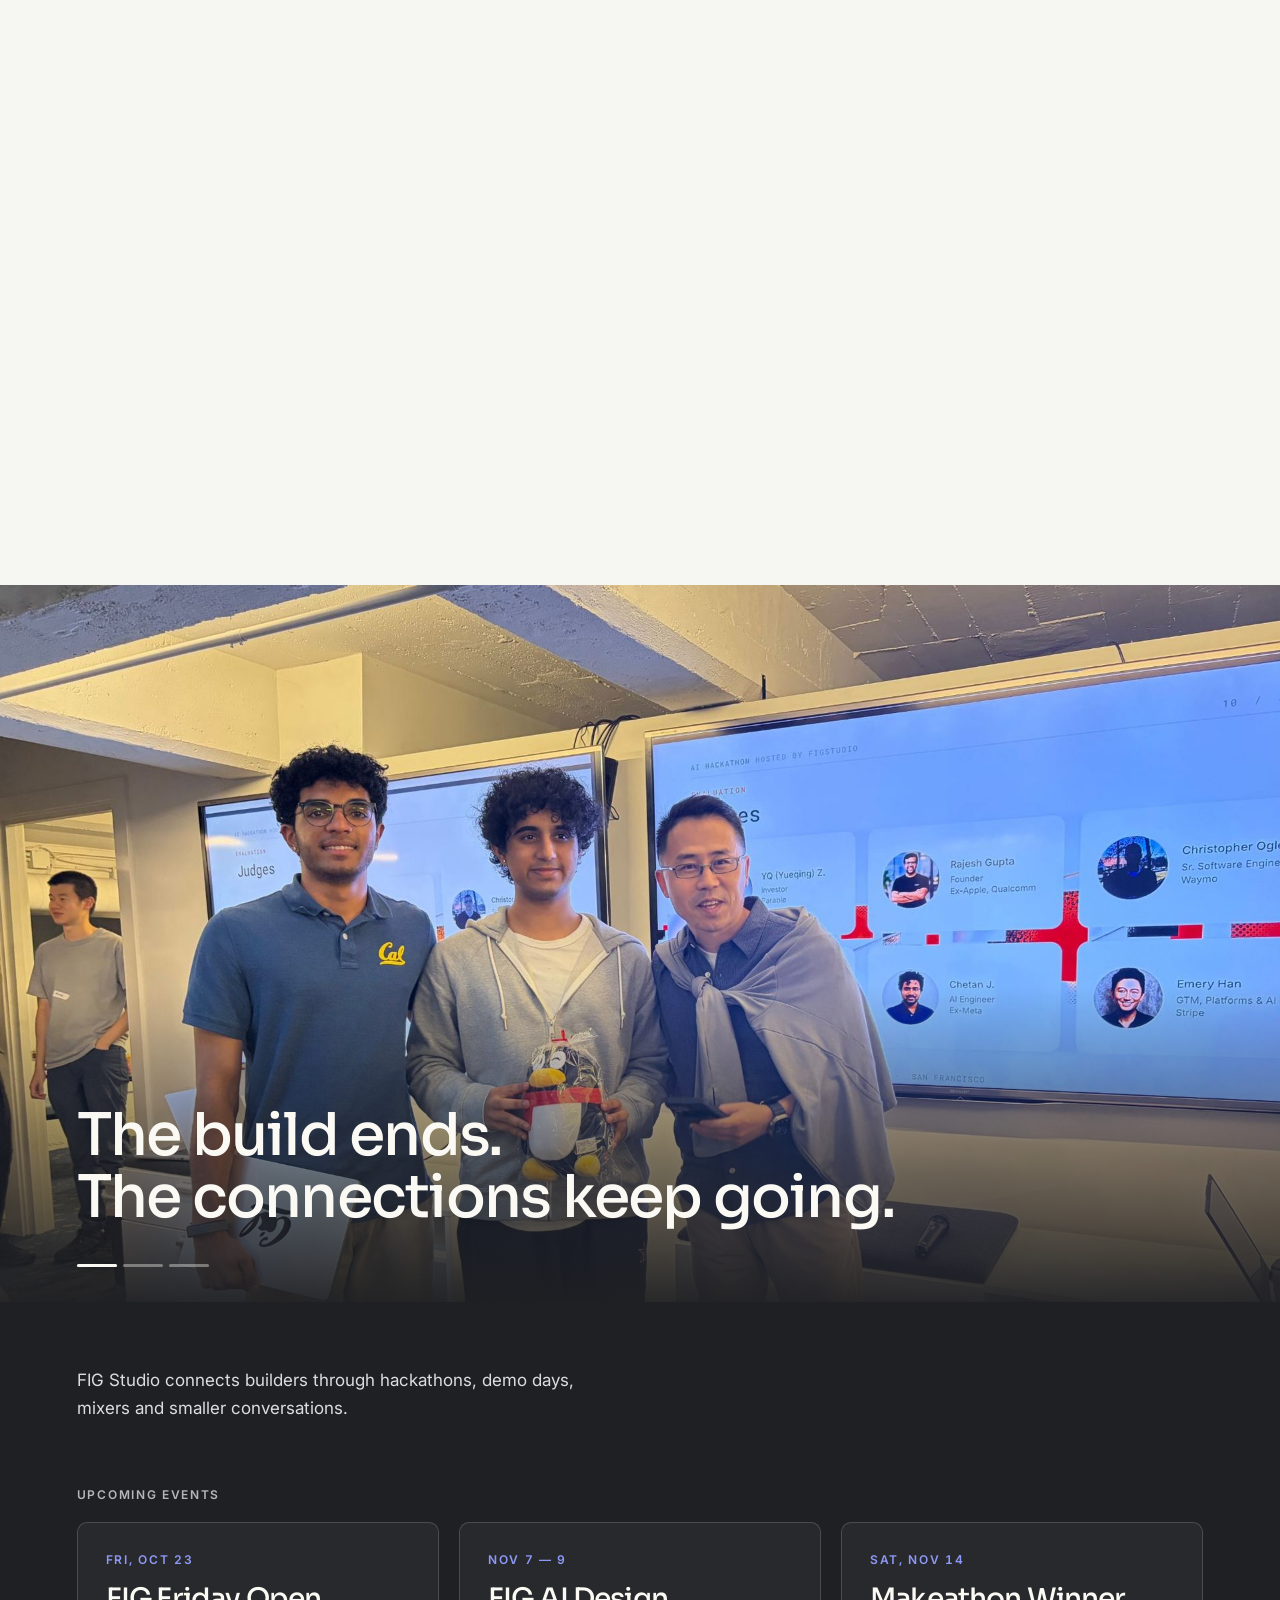
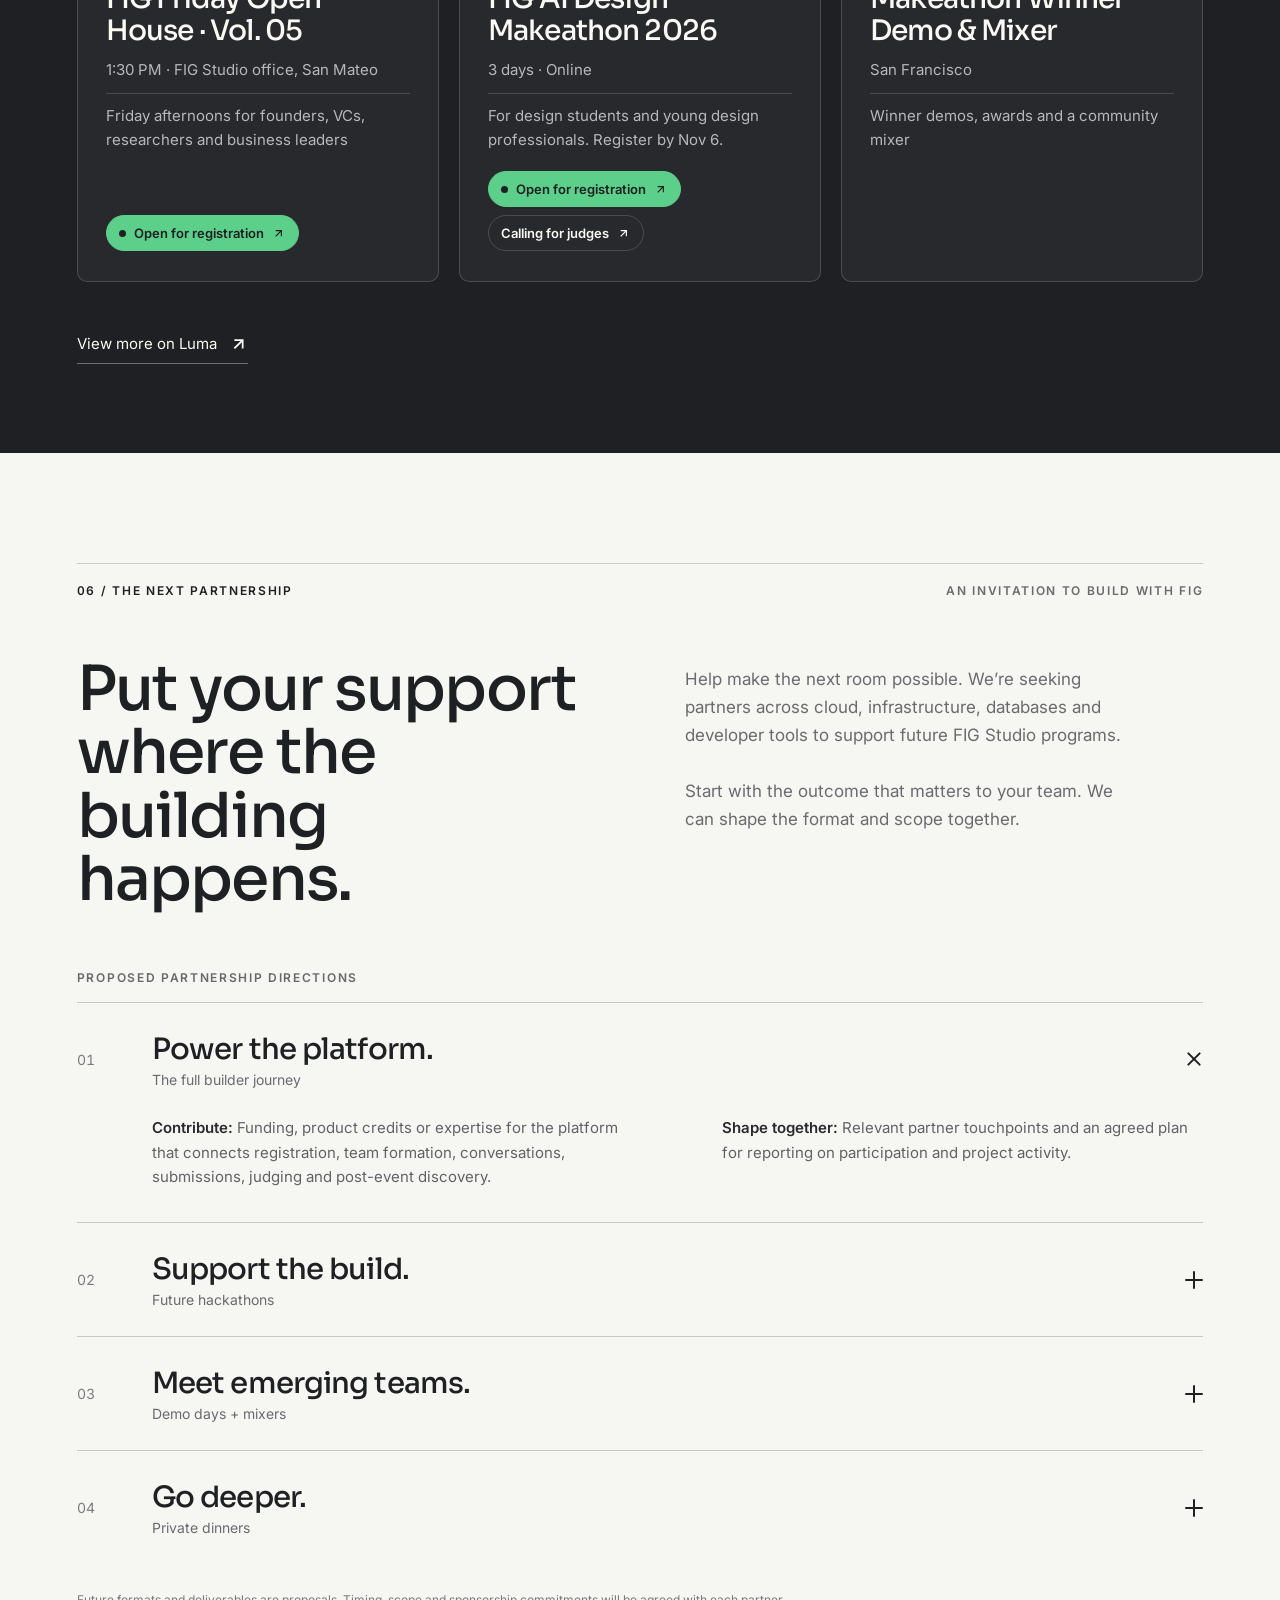
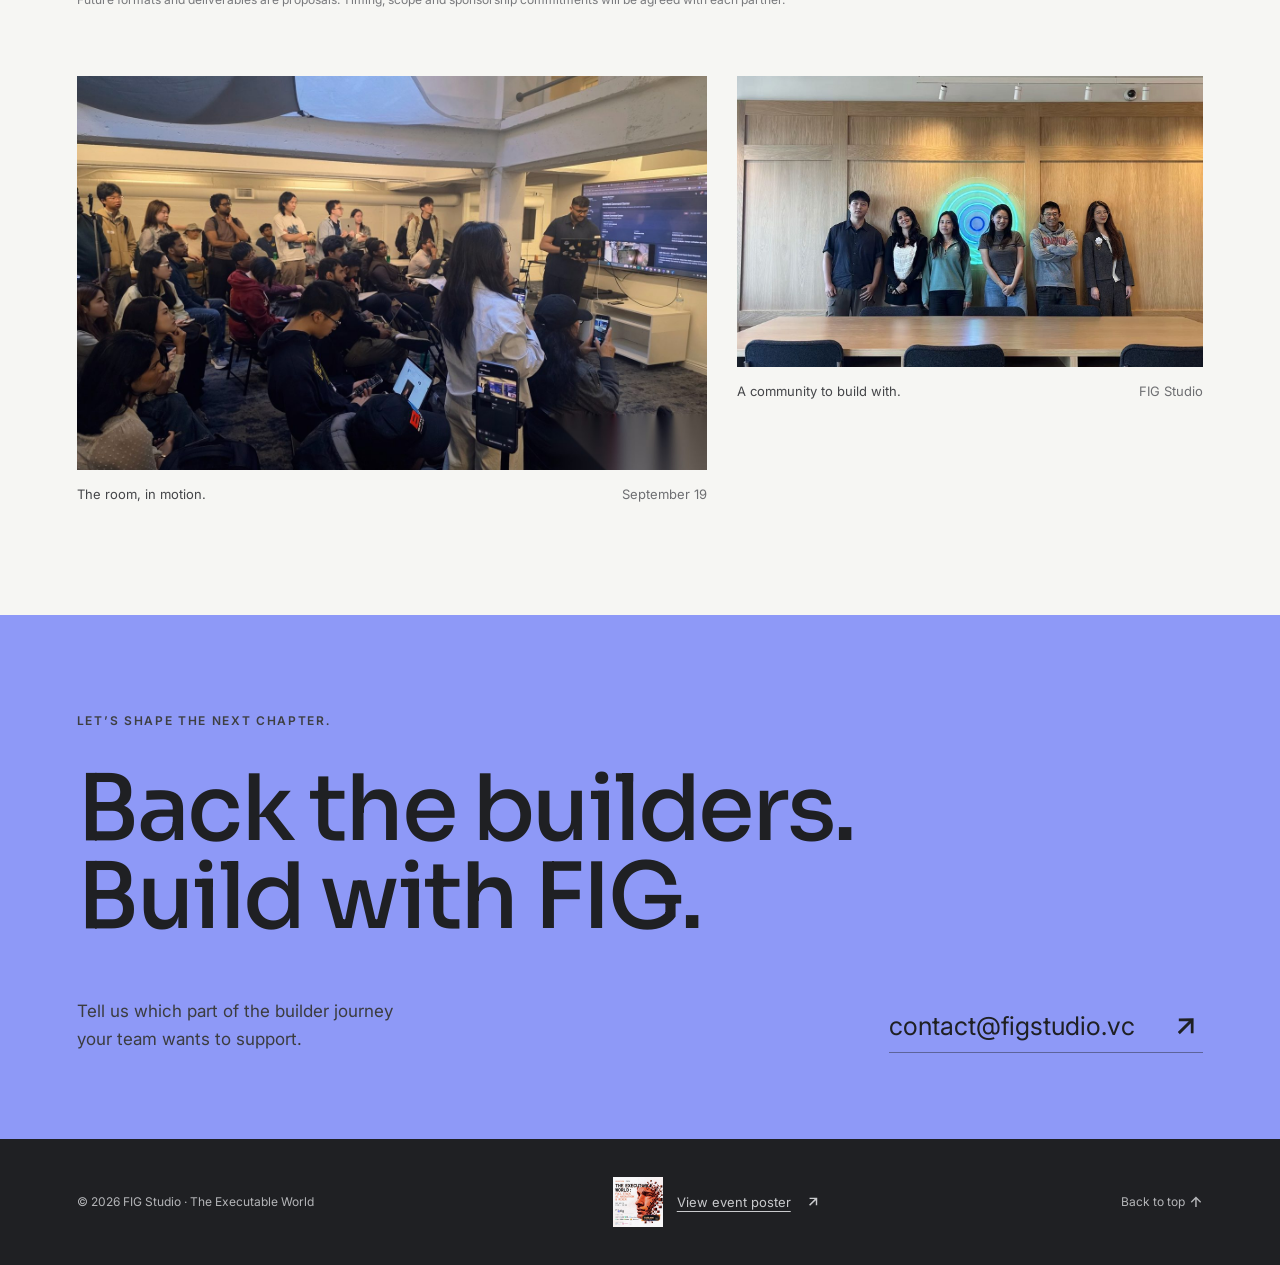
<file: events/executable-world-2026.html>
<!DOCTYPE html>
<html lang="en">
<head>
<meta charset="utf-8"><meta name="viewport" content="width=device-width,initial-scale=1">
<title>The Executable World — FIG Studio Partner Report</title>
<meta name="description" content="408 RSVPs, approximately 100 builders, 25 project submissions, and one connected FIG Studio platform for the journey from registration and team formation through judging and community.">
<meta property="og:type" content="website">
<meta property="og:title" content="The Executable World — FIG Studio Partner Report">
<meta property="og:description" content="408 RSVPs, approximately 100 builders, 25 project submissions, and one connected FIG Studio platform for the journey from registration and team formation through judging and community.">
<meta property="og:url" content="https://figstudio.vc/events/executable-world-2026">
<meta property="og:image" content="https://figstudio.vc/events/executable-world-2026/img/hero.jpg">
<meta property="og:image:width" content="1920">
<meta property="og:image:height" content="1440">
<meta name="twitter:card" content="summary_large_image">
<link rel="icon" href="../favicon-v2.png?v=5" type="image/png" sizes="128x128">
<link rel="icon" href="../favicon.svg?v=6" type="image/svg+xml">
<link rel="apple-touch-icon" href="../favicon-v2.png?v=5">
<link rel="preconnect" href="https://fonts.googleapis.com">
<link rel="preconnect" href="https://fonts.gstatic.com" crossorigin>
<link href="https://fonts.googleapis.com/css2?family=Sora:wght@400;500;600;700&family=Inter:wght@400;500;600;700&display=swap" rel="stylesheet">
<link rel="stylesheet" href="/assets/events.css">
<style>
:root{
  --paper:#FFFFFF;          /* white */
  --paper-2:#F6F6F3;        /* light neutral band */
  --ink:#1f2023;            /* near-black text */
  --ink-soft:#525356;       /* muted gray text */
  --line:rgba(31,32,35,.14);
  --sans:'Inter',-apple-system,sans-serif;

  /* ---- New design system (redesign) ---- */
  --white:#FAF9F4;                 /* warm cream page ground */
  --white-tint:#F6F6F3;            /* light neutral band */
  --accent-blue:#8E99F7;           /* periwinkle accent */
  --accent-blue-deep:#374AF1;      /* hover/interaction state */
  --brown:#d7d8db;                 /* card material */
  --brown-deep:#c0c1c4;            /* card hover */

  /* Theme tokens. Defaults are "light"; add class="theme-dark" to a
     section to flip background, text and card colors together. */
  --surface:var(--white);
  --on-surface:var(--ink);
  --on-surface-muted:var(--ink-soft);
  --divider:var(--line);
  --card-bg:var(--ink);
  --on-card:var(--white);
  --on-card-muted:rgba(231,232,235,.75);
  --card-divider:rgba(255,255,255,.18);
  --card-bg-hover:#28292c;

  --display:'Sora',-apple-system,sans-serif;

  /* Type scale */
  --fs-hero:clamp(34px,5.2vw,58px);
  --fs-h2:clamp(32px,4vw,48px);
  --fs-h3-lg:26px;
  --fs-h3:22px;
  --fs-statement-lg:clamp(30px,3.8vw,44px);
  --fs-statement-sm:clamp(22px,2.6vw,32px);
  --fs-lede:19px;
  --fs-body:17px;
  --fs-body-sm:15px;
  --fs-ui:14px;
  --fs-label:13px;
  --fs-micro:12px;

  /* Spacing scale */
  --sp-1:4px; --sp-2:8px; --sp-3:12px; --sp-4:16px; --sp-5:24px;
  --sp-6:32px; --sp-7:48px; --sp-8:64px; --sp-9:96px; --sp-10:128px;

  --nav-h:76px;
  --radius-sm:6px;
  --radius-md:10px;
  --maxw:1320px;
}
:root{
  /* report-only aliases onto the site tokens above */
  --blue:var(--accent-blue);
  --paper:var(--white);
  --muted:rgba(231,232,235,.75);
  --rline:rgba(231,232,235,.18);
  --pad:clamp(24px,6vw,100px);
  --ease:cubic-bezier(.2,.7,.2,1);
}
*{box-sizing:border-box}
html{scroll-behavior:smooth;scroll-padding-top:calc(var(--nav-h) + 14px)}
body{margin:0;background:var(--ink);color:var(--paper);font-family:var(--sans);-webkit-font-smoothing:antialiased}
button,a,input{font:inherit}
a{color:inherit;text-decoration:none}
button{cursor:pointer}
button:disabled{cursor:wait}
button:focus-visible,a:focus-visible,summary:focus-visible{outline:3px solid var(--blue);outline-offset:6px}
button{color:inherit}
img{display:block;width:100%}
figure,h1,h2,h3,p{margin:0}
p{font-size:1.0625rem;line-height:1.65}
h1,h2,h3{font-weight:500;letter-spacing:-.03em;font-family:var(--display)}
::selection{background:var(--blue);color:var(--ink)}
.wrap{max-width:1600px;margin:auto;padding-left:var(--pad);padding-right:var(--pad)}
.mono{font-family:var(--sans);font-size:.75rem;line-height:1.5;letter-spacing:.14em;text-transform:uppercase;font-weight:600;font-variant-numeric:tabular-nums}
.muted{color:var(--muted)}
.eyebrow{display:flex;align-items:center;gap:14px}
.eyebrow:before{content:'';width:26px;height:1px;background:currentColor}
.section-label{display:flex;justify-content:space-between;border-top:1px solid var(--rline);padding-top:18px;margin-bottom:58px}
.section-label span:last-child{color:var(--muted)}
.pad-y{padding-top:110px;padding-bottom:110px}
/* Arrow: one shape everywhere (thick square-ended shaft, 45-degree head). It is a mask, so it takes the text colour;
   the direction modifiers rotate the same shape, and use the `rotate` property so hover translations still work. */
.arrow{display:inline-block;flex:none;width:1.3em;height:1.3em;vertical-align:-.3em;background:currentColor;-webkit-mask:url("data:image/svg+xml,%3Csvg xmlns='http://www.w3.org/2000/svg' viewBox='0 0 342 342'%3E%3Cpolygon points='277,170 168,62 148,82 221,155 60,155 60,185 221,185 148,258 168,278'/%3E%3C/svg%3E") center/contain no-repeat;mask:url("data:image/svg+xml,%3Csvg xmlns='http://www.w3.org/2000/svg' viewBox='0 0 342 342'%3E%3Cpolygon points='277,170 168,62 148,82 221,155 60,155 60,185 221,185 148,258 168,278'/%3E%3C/svg%3E") center/contain no-repeat}
.arrow--ne{rotate:-45deg}
.arrow--down{rotate:90deg}
.arrow--up{rotate:-90deg}
.skip{position:fixed;top:-100px;background:var(--blue);padding:12px;z-index:100;color:var(--ink)}
.skip:focus{top:8px}
.hero{position:relative;overflow:hidden;padding-top:0;isolation:isolate;min-height:max(720px,calc(100svh - var(--nav-h)))}
.hero-image{position:absolute;z-index:-3;inset:0 0 0 auto;width:72%;height:100%;object-fit:cover;object-position:80% center;opacity:.73;-webkit-mask-image:linear-gradient(90deg,transparent 0,#000003 45%);mask-image:linear-gradient(90deg,transparent 0,#000003 45%)}
.hero:after{content:'';position:absolute;inset:0;z-index:-2;background:linear-gradient(90deg,#1f2023 4%,#1f2023d9 33%,#1f202315 85%),linear-gradient(0deg,#1f2023 1%,transparent 35%)}
.hero-glow{position:absolute;z-index:-1;inset:-20% -40% 0 45%;background:radial-gradient(ellipse at center,#8e99f726,transparent 63%);animation:ambient 14s ease-in-out infinite alternate;pointer-events:none}
.hero-inner{padding-top:64px;position:relative}
.hero-top{display:flex;flex-direction:column;align-items:flex-start;gap:0;margin-bottom:58px}
.hero-top .location{text-align:left;color:#d9dadd;margin-top:14px}
.hero-meta{margin-top:0;margin-bottom:0}
.hero-meta .eyebrow:before{display:none}
.hero h1{font-size:clamp(3.48rem,8.33vw,9.01rem);line-height:.94;letter-spacing:-.03em;max-width:680px}
.hero h1 .outline{color:var(--blue)}
.hero-bottom{margin-top:44px;display:flex;justify-content:space-between;align-items:flex-end;gap:36px;padding-bottom:62px}
.hero-summary{width:100%;max-width:600px}
.hero-summary p{color:#c6c7ca;font-size:1.0625rem}
.text-link{display:inline-flex;align-items:center;gap:12px;padding:16px 0 9px;border-bottom:1px solid #e7e8eb66;margin-top:22px;font-size:.9375rem;transition:gap .3s}
.text-link:hover{gap:16px}
.hero-lockup{width:clamp(95px,9.5vw,130px);height:auto;object-fit:contain;filter:drop-shadow(0 5px 24px #0009)}
.hero-issue{display:flex;align-items:center;gap:18px}
.hero-issue b{font-size:3.7rem;line-height:1;font-weight:400;letter-spacing:-.03em;font-family:var(--display)}
.hero-issue span{max-width:90px;color:#d6d7da}
.metrics{background:var(--paper);color:var(--ink)}
.metric-grid{display:grid;grid-template-columns:1fr 1fr 1fr;padding-top:55px;padding-bottom:55px}
.metric{padding:0 35px;border-left:1px solid #1f20232b}
.metric:first-child{border-left:0;padding-left:0}
.metric-num{font-size:clamp(4.08rem,7.22vw,7.22rem);letter-spacing:-.03em;line-height:1.04;font-weight:500;font-variant-numeric:tabular-nums;white-space:nowrap;font-family:var(--display)}
.approx{font-size:.52em;vertical-align:top;display:inline-block;padding-top:.18em;letter-spacing:-.03em}
.metric-title{display:block;margin-top:15px;font-size:1.0625rem}
.metric small{display:block;color:#656669;font-size:.8125rem;margin-top:7px;line-height:1.5;max-width:260px}
.intro-grid{display:grid;grid-template-columns:1fr 1fr;gap:7vw;align-items:start}
.section-title{font-size:clamp(2.38rem,4.84vw,4.76rem);line-height:1.02}
.intro-copy{padding-top:10px}
.intro-copy p{color:#c1c2c5;max-width:475px}
.intro-copy p+p{margin-top:18px}
.inline-chips{display:flex;gap:8px;flex-wrap:wrap;margin-top:28px}
.inline-chips span{font-size:.75rem;border:1px solid #e7e8eb30;padding:8px 11px;color:#d4d5d8}
.story-photos{display:grid;grid-template-columns:1.3fr .7fr;gap:26px;margin-top:62px;align-items:start}
.shot{position:relative;border:0;background:none;padding:0;text-align:left;overflow:hidden;display:block;width:100%}
.shot img{height:100%;object-fit:cover;transition:transform .8s var(--ease)}
.shot:hover img{transform:scale(1.035)}
.shot:after{content:'';position:absolute;bottom:16px;right:16px;width:36px;height:36px;background:#1f2023b3 url("data:image/svg+xml,%3Csvg xmlns='http://www.w3.org/2000/svg' viewBox='0 0 342 342'%3E%3Cpolygon fill='%23faf9f4' transform='rotate(-45 171 171)' points='277,170 168,62 148,82 221,155 60,155 60,185 221,185 148,258 168,278'/%3E%3C/svg%3E") center/22px no-repeat;backdrop-filter:blur(8px);opacity:0;transition:opacity .25s}
.shot:hover:after,.shot:focus-visible:after{opacity:1}
.wide-shot{aspect-ratio:16/10}
.portrait-shot{aspect-ratio:5/4}
.small-photo{margin-top:86px}
.caption{display:flex;justify-content:space-between;gap:15px;padding-top:15px;color:#b7b8bb;font-size:.8125rem;line-height:1.5}
.caption b{color:#e5e6e9;font-weight:400}
.figure-no{color:var(--blue);font-family:var(--sans);font-variant-numeric:tabular-nums;font-weight:600;letter-spacing:.1em}
.project-section{background:#f6f6f3;color:var(--ink)}
.project-section .section-label{border-color:#1f202333}
.project-section .section-label span:last-child{color:#6a6b6e}
.project-head{display:flex;justify-content:space-between;gap:40px;align-items:end;margin-bottom:55px}
.project-head p{max-width:330px;color:#67686b;font-size:1rem}
.project-grid{display:grid;grid-template-columns:1fr 1fr;gap:26px}
.project{border-top:2px solid #1b1c1f;min-width:0}
.project-top{display:flex;justify-content:space-between;gap:20px;padding:19px 0}
.project-top .rank{color:#5d5e61}
.project-image{position:relative;aspect-ratio:16/9;overflow:hidden;background:#212225;color:#dcdde0}
.project-kicker{display:inline-flex;align-items:center;gap:10px;flex-wrap:wrap}
/* The badge is sized from its cover, not from the viewport: --b is a share of the cover's width (clamped so the
   text stays legible), and every measurement below is a multiple of --u, one hundredth of --b. */
.project-image{container-type:inline-size}
.winner-badge{--b:clamp(62px,16cqw,100px);--u:calc(var(--b) / 100);position:absolute;top:calc(14 * var(--u));right:calc(14 * var(--u));z-index:2;width:var(--b);overflow:hidden;border:1px solid #e7e8ebb3;border-radius:calc(9 * var(--u)) calc(9 * var(--u)) calc(44 * var(--u)) calc(44 * var(--u));background:linear-gradient(125deg,#c0c9e6 0%,#e9e4f1 25%,#b7dcf1 48%,#e9e4ef 70%,#a0afd6 100%);color:#131725;text-align:center;box-shadow:0 5px 18px #0005;pointer-events:none;isolation:isolate}
.winner-badge:after{content:"";position:absolute;inset:calc(3 * var(--u));border:1px solid #22283d55;border-radius:calc(6 * var(--u)) calc(6 * var(--u)) calc(40 * var(--u)) calc(40 * var(--u));pointer-events:none}
.winner-badge-header{display:block;background:#171b27;color:#f5f5fa;padding:calc(10 * var(--u)) calc(4 * var(--u)) calc(8 * var(--u));font-size:calc(9 * var(--u));font-weight:700;letter-spacing:.13em;line-height:1.1}
.winner-badge-body{display:flex;flex-direction:column;align-items:center;padding:calc(9 * var(--u)) calc(6 * var(--u)) calc(17 * var(--u));gap:calc(5 * var(--u))}
.winner-badge-symbol{font-size:calc(21 * var(--u));line-height:1;color:#444d75}
.winner-badge-label{display:block;width:90%;border-top:1px solid #242b4755;padding-top:calc(6 * var(--u));font-size:calc(16 * var(--u));font-weight:900;letter-spacing:.02em;line-height:1.12}
/* On a narrow cover the "FIG HACKATHON" band would render at ~5px, unreadable, so drop it and shrink the shield
   so it stops covering the screenshot. */
@container (max-width:420px){
  .winner-badge{--b:clamp(50px,15cqw,60px)}
  .winner-badge-header{display:none}
  .winner-badge-body{padding-top:calc(9 * var(--u))}
}
.project-image img{position:absolute;inset:0;width:100%;height:100%;object-fit:contain;background:#17181b}
.project-body{padding:27px 0 32px}
.project-body h3{font-size:2.55rem;margin:8px 0 12px}
.project-description{font-size:1rem;line-height:1.6;color:#67686b;min-height:52px;max-width:470px}
.project-foot{display:flex;justify-content:space-between;gap:20px;align-items:end;margin-top:26px}
.project-foot .project-link{position:relative;flex:none;font-size:.8125rem;font-weight:600;color:var(--ink);border-bottom:2px solid var(--accent-blue);padding-bottom:1px;transition:color .16s,border-color .16s}
.project-foot .project-link::before{content:"";position:absolute;inset:-13px -10px}
.project-foot .project-link:hover{color:var(--accent-blue-deep);border-bottom-color:var(--accent-blue-deep)}
.project-foot .team{font-size:.8125rem;color:#5b5c5f;line-height:1.6;max-width:70%}
.score{text-align:right;flex-shrink:0}
.score strong{display:block;font-size:1.8rem;letter-spacing:-.03em;font-weight:400}
.score span{font-size:.6875rem;letter-spacing:.08em;text-transform:uppercase}
.ranking{border-top:1px solid #1f202335;border-bottom:1px solid #1f202335}
.ranking summary{padding:20px 0;font-size:.9375rem;list-style:none;display:flex;justify-content:space-between;gap:20px;cursor:pointer}
.ranking summary::-webkit-details-marker{display:none}
.ranking summary:after{content:'+';font-size:1.25rem}
.ranking[open] summary:after{content:'−'}
.ranking-list{padding-bottom:12px}
.ranking-row{display:grid;grid-template-columns:30px 1fr 50px;gap:12px;padding:19px 0;border-top:1px solid #1f20231a;align-items:start}
.ranking-row .place{font:600 .8125rem var(--sans);color:#707174;padding-top:3px;font-variant-numeric:tabular-nums}
.ranking-row h4{font-size:.9375rem;line-height:1.4;margin:0 0 6px;font-weight:600}
.ranking-row .members{font-size:.75rem;color:#6d6e71;line-height:1.65}
.ranking-row .final-score{font-size:.875rem;text-align:right;padding-top:3px;font-variant-numeric:tabular-nums}
.project-note{font-size:.75rem;color:#696a6d;margin-top:25px;line-height:1.6}
/* Thanks to sponsors and co-hosts */
.thanks{background:#f6f6f3;color:var(--ink)}
.thanks .section-label{border-color:#1f202333}
.thanks .section-label span:last-child{color:#6a6b6e}
.thanks-grid{display:grid;grid-template-columns:1.05fr .95fr;gap:7vw;align-items:start}
.thanks-copy p{max-width:440px;margin-top:24px;color:var(--ink-soft)}
.thanks-names{list-style:none;margin:64px 0 0;padding:0;display:grid;grid-template-columns:repeat(4,1fr);gap:0 var(--sp-5);border-top:1px solid #1f202333}
.thanks-names li{padding:22px 0 0;font-family:var(--display);font-size:clamp(1.25rem,2.1vw,1.9rem);font-weight:500;letter-spacing:-.03em;line-height:1.2}
.thanks-photos{display:grid;grid-template-columns:1fr 1fr;gap:16px;align-items:start}
.thanks .shot{aspect-ratio:3/4}
.thanks .caption{flex-direction:column;gap:2px;color:#6e6f72}
.thanks .caption b{color:#454649;font-weight:600}
@media(max-width:760px){.thanks-grid{grid-template-columns:1fr;gap:40px}
.thanks-names{margin-top:44px;grid-template-columns:1fr 1fr;gap:0 var(--sp-4)}
.thanks-names li{padding:18px 0 4px}
.thanks-photos{gap:12px}
}
.partner-heading{display:grid;grid-template-columns:1.3fr .7fr;gap:7vw;align-items:end;margin-bottom:55px}
.partner-heading p{color:#babbbe;max-width:350px}
.partner-gallery{display:grid;grid-template-columns:1fr 1.15fr 1.25fr;gap:25px;align-items:start}
.partner-gallery .shot{aspect-ratio:3/4}
.partner-gallery figure:nth-child(2) .shot{aspect-ratio:1/1}
.partner-gallery figure:nth-child(3) .shot{aspect-ratio:16/9}
.partner-gallery h3{font-size:1.32rem;line-height:1.2;letter-spacing:-.03em;margin-top:20px}
.partner-gallery p{font-size:.9375rem;color:#b8b9bc;margin-top:10px;line-height:1.6}
.quote-section{position:relative;background:var(--ink);color:var(--paper)}
/* The photo's faces sit at roughly 30-49% of its height, so the frame is tall enough to keep them
   well above the headline, which is held to two lines along the bottom edge. */
.quote-photo{position:relative;isolation:isolate;display:flex;align-items:flex-end;overflow:hidden;height:clamp(440px,56vw,800px)}
/* Carousel: a flex track slid sideways. A copy of the first slide sits after the last so the loop never rewinds;
   the track snaps back to the real first slide once the copy is showing. Each slide sets its own crop focus (--pos)
   so faces stay above the headline whatever the photo. */
.quote-track{position:absolute;z-index:-2;inset:0;display:flex;transition:transform .7s cubic-bezier(.2,.7,.2,1)}
.quote-slide{flex:0 0 100%;height:100%}
.quote-slide img{width:100%;height:100%;object-fit:cover;object-position:var(--pos,50% 30%)}
/* The progress bar of the current photo is the timer: when its 3.5s fill ends, the carousel advances. It keeps
   running on hover and focus, pauses only while the page is off screen, and does not run at all under reduced motion. */
.quote-dots{position:absolute;z-index:3;left:var(--pad);bottom:clamp(12px,1.6vw,22px);display:flex;gap:6px}
.quote-dots button{position:relative;width:40px;height:32px;padding:0;border:0;background:none;cursor:pointer}
.quote-dots button::before,.quote-dots button::after{content:"";position:absolute;left:0;top:50%;height:3px;margin-top:-1.5px;border-radius:2px}
.quote-dots button::before{right:0;background:rgba(250,249,244,.38)}
.quote-dots button::after{width:0;background:var(--paper)}
.quote-dots button[aria-current="true"]::after{animation:dotfill 3.5s linear forwards}
.quote-photo.is-away .quote-dots button[aria-current="true"]::after{animation-play-state:paused}
@keyframes dotfill{to{width:100%}}
@media(prefers-reduced-motion:reduce){.quote-dots button[aria-current="true"]::after{animation:none;width:100%}}
/* the watermark in some photos sits in the bottom-right corner, so this button lives top-right here */
.quote-photo .background-photo-view{bottom:auto;top:20px;right:24px}
.quote-photo:after{content:'';position:absolute;inset:0;z-index:-1;background:linear-gradient(0deg,#1f2023f2 0%,#1f202399 18%,#1f202300 44%)}
/* .wrap centres itself with margin:auto, which in a flex column also centres it vertically; pin it to the bottom */
.quote-content{width:100%;margin-top:0;margin-bottom:0;padding-top:0;padding-bottom:clamp(64px,5.8vw,86px)}
.quote-content h2{font-size:clamp(2.1rem,4.6vw,4.3rem);line-height:1.04;max-width:1100px;margin:0;text-wrap:balance}
.events-band{padding-top:clamp(40px,5vw,72px);padding-bottom:clamp(56px,7vw,96px)}
.events-intro{max-width:520px;color:#dcdde0;font-size:1.0625rem}
.events-label{display:block;margin:clamp(40px,5vw,64px) 0 18px;color:var(--muted)}
.event-cards{display:grid;grid-template-columns:repeat(3,1fr);gap:20px}
@media(max-width:1000px){.event-cards{grid-template-columns:1fr}}
.event-card{padding:28px 28px 30px;background:#28292c;border:1px solid var(--rline);border-radius:var(--radius-md)}
.event-card .mono{color:var(--accent-blue)}
.event-card h3{font-size:clamp(1.3rem,2.2vw,1.9rem);line-height:1.15;margin:14px 0 10px;letter-spacing:-.03em}
.event-card p{color:var(--muted);font-size:.9375rem}
.event-card .event-note{margin-top:10px;padding-top:10px;border-top:1px solid var(--rline)}
.events-more{margin-top:36px}
.next{background:#f6f6f3;color:var(--ink)}
.next .section-label{border-color:#1f202333}
.next .section-label span:last-child{color:#6a6b6e}
.next-intro{display:grid;grid-template-columns:1fr 1fr;gap:7vw;margin-bottom:58px}
.next-intro p{color:#6a6b6e;margin-top:7px;max-width:455px}
.proposal-label{color:#68696c;margin-bottom:15px}
.opportunity{border-top:1px solid #1f202335}
.opportunity:last-child{border-bottom:1px solid #1f202335}
.opportunity summary{list-style:none;cursor:pointer;display:grid;grid-template-columns:55px 1fr 28px;column-gap:20px;row-gap:4px;align-items:center;padding:28px 0}
.opportunity summary::-webkit-details-marker{display:none}
.opportunity summary .num{grid-row:1/3;color:#7b7c7f;font-family:var(--sans);font-size:.875rem;font-variant-numeric:tabular-nums}
.opportunity summary h3{grid-column:2;grid-row:1;font-size:clamp(1.27rem,2.29vw,2.12rem);letter-spacing:-.03em}
.opportunity summary .format{grid-column:2;grid-row:2;font-size:.875rem;color:#696a6d}
/* drawn rather than typed: a rotated "+" glyph is not centred in its box, so it drifted when it became a cross */
.opportunity summary .plus{grid-column:3;grid-row:1/3;justify-self:end;position:relative;width:18px;height:18px;font-size:0;color:transparent;transition:transform .2s}
.opportunity summary .plus::before,.opportunity summary .plus::after{content:"";position:absolute;background:var(--ink);border-radius:1px}
.opportunity summary .plus::before{left:0;right:0;top:50%;height:2px;margin-top:-1px}
.opportunity summary .plus::after{top:0;bottom:0;left:50%;width:2px;margin-left:-1px}
.opportunity[open] summary .plus{transform:rotate(45deg)}
.opportunity-content{display:grid;grid-template-columns:1fr 1fr;gap:7vw;padding:0 0 32px 75px}
.opportunity-content p{font-size:.9375rem;color:#616265}
.opportunity-content b{font-weight:600;color:#292a2d}
.next-note{font-size:.75rem;color:#78797c;margin-top:26px}
.last-image-grid{display:grid;grid-template-columns:1.15fr .85fr;gap:30px;margin-top:66px;align-items:stretch}
.last-image-grid .shot{aspect-ratio:16/10}
.last-image-grid .caption{color:#6e6f72}
.last-image-grid .caption b{color:#454649}
.filled-image{position:absolute;inset:0;width:100%;height:100%;object-fit:cover}
.closing{background:var(--blue);color:var(--ink);position:relative;overflow:hidden}
.closing-inner{padding-top:94px;padding-bottom:86px;position:relative}
.closing .mono{color:#3e3f42}
.closing h2{font-size:clamp(2.8rem,7.14vw,7.22rem);line-height:.97;max-width:1080px;margin-top:35px}
.closing-bottom{display:flex;justify-content:space-between;align-items:end;gap:35px;margin-top:55px}
.closing-bottom p{max-width:360px;color:#3b3c3f}
.contact-link{font-size:clamp(1rem,2vw,1.6rem);padding-bottom:10px;border-bottom:1px solid #1f202370;display:flex;align-items:center;gap:35px}
.contact-link:hover .arrow{transform:translate(4px,-4px)}
.contact-link .arrow{transition:transform .3s}
.footer{display:flex;justify-content:space-between;align-items:center;gap:20px;padding-top:30px;padding-bottom:30px;color:#b4b5b8;font-size:.75rem}
.footer-actions{display:flex;gap:20px;align-items:center}
.quiet-btn{border:0;background:none;padding:8px 0;color:#b4b5b8;font-size:.75rem;text-decoration:underline;text-underline-offset:4px}
.quiet-btn:hover{color:#faf9f4}
.poster-link{display:flex;align-items:center;gap:14px;font-size:.8125rem;color:#c9cacd}
.poster-thumb{width:50px;height:50px;object-fit:cover}
dialog{background:#141518;color:#faf9f4;border:1px solid #e7e8eb25;padding:20px;max-width:min(1150px,95vw);max-height:93svh}
dialog::backdrop{background:#0b0c0fe8;backdrop-filter:blur(10px)}
.lightbox-toolbar{display:flex;justify-content:space-between;gap:20px;margin-bottom:16px;align-items:center;font-size:.875rem}
.lightbox-toolbar button{background:#e7e8eb15;border:1px solid #e7e8eb33;padding:8px 12px;font-size:.875rem}
.lightbox-image{max-height:73svh;max-width:88vw;width:auto;height:auto;margin:auto;object-fit:contain}
.lightbox-caption{font-size:.75rem;color:#bcbdc0;margin-top:12px}
.js-motion .reveal{opacity:0;transform:translateY(28px);transition:opacity .9s var(--ease),transform .9s var(--ease)}
.js-motion .reveal.in{opacity:1;transform:none}
.js-motion .delay{transition-delay:.13s}
.paused *, .paused *:before, .paused *:after{animation-play-state:paused!important;transition:none!important}
.paused .reveal{opacity:1!important;transform:none!important}
@keyframes ambient{
  from{transform:translate(-5%,0) scale(.9)}
  to{transform:translate(8%,8%) scale(1.15)}
}
@media(min-width:1650px){
  .hero-inner{padding-top:90px}
  .hero h1{font-size:9.01rem}
  .hero-bottom{margin-top:70px}
}
@media(max-width:1050px){
  .hero{padding-top:0;min-height:max(720px,calc(100svh - var(--nav-h)))}
  .hero h1{font-size:8.5vw}
  .hero-image{width:88%;object-position:78% center}
  .hero-inner{padding-top:48px}
  .hero-bottom{margin-top:56px}
  .metric{padding:0 22px}
  .partner-gallery{gap:18px}
  .project-body h3{font-size:2.12rem}
  .closing-bottom{align-items:start}
  .contact-link{gap:18px}
  .footer{flex-wrap:wrap}
  .project-foot{align-items:start}
}
@media(max-width:760px){
  html{scroll-padding-top:calc(var(--nav-h) + 14px)}
  .hero{padding-top:0;min-height:max(720px,calc(100svh - var(--nav-h)))}
  .hero-inner{padding-top:30px}
  .hero-top{margin-bottom:44px}
  .hero-meta{margin-top:0;margin-bottom:0}
  .hero-meta .mono,.hero-top .mono{font-size:.6875rem}
  .hero-top .location{max-width:none}
  .hero-image{inset:0;width:100%;height:100%;object-position:75% center;opacity:.55;-webkit-mask-image:none;mask-image:none}
  .hero:after{background:linear-gradient(90deg,#1f2023ce,transparent),linear-gradient(0deg,#1f2023 0%,#1f202350 50%,#1f202388 100%)}
  .hero h1{font-size:clamp(3.06rem,10.9vw,5.1rem);line-height:.99}
  .hero-bottom{display:block;margin-top:36px}
  .hero-summary{max-width:600px}
  .hero-summary p{font-size:1rem}
  .hero-lockup{width:min(29vw,115px);margin-top:0}
  .hero-issue{margin-top:42px}
  .hero-issue b{font-size:2.8rem;font-family:var(--display)}
  .metric-grid{padding-top:36px;padding-bottom:36px;grid-template-columns:1fr;gap:26px}
  .metric{padding:24px 0 0;border-left:0;border-top:1px solid #1f202324;display:grid;grid-template-columns:140px 1fr;column-gap:22px;align-items:center}
  .metric:first-child{border-top:0;padding-top:0}
  .metric-num{font-size:4.08rem;grid-row:1/3;font-family:var(--display)}
  .metric-title{font-size:1rem;margin-top:5px;align-self:end}
  .metric small{font-size:.75rem;align-self:start}
  .pad-y{padding-top:66px;padding-bottom:66px}
  .section-label{margin-bottom:36px;gap:22px}
  .section-label .mono{font-size:.6875rem}
  .section-label span:last-child{text-align:right}
  .intro-grid,.next-intro,.partner-heading{grid-template-columns:1fr;gap:24px}
  .section-title{font-size:clamp(2.12rem,8.5vw,3.4rem)}
  .intro-copy{padding-top:0}
  .story-photos{grid-template-columns:1fr;gap:32px;margin-top:35px}
  .small-photo{margin-top:0;width:82%;margin-left:auto}
  .project-head{display:block;margin-bottom:32px}
  .project-head p{margin-top:22px}
  .project-grid{grid-template-columns:1fr;gap:45px}
  .project-top .mono{font-size:.6875rem}
  .project-body h3{font-size:2.21rem}
  .project-description{min-height:0}
  .partner-heading{margin-bottom:34px}
  .partner-gallery{grid-template-columns:1fr;gap:38px}
  .partner-gallery figure:nth-child(2),.partner-gallery figure:nth-child(3){margin-top:0}
  .partner-gallery figure:nth-child(1),.partner-gallery figure:nth-child(2),.partner-gallery figure:nth-child(3){width:100%;margin-left:0}
  .partner-gallery .shot{aspect-ratio:4/5}
  .partner-gallery figure:nth-child(1) .shot{aspect-ratio:3/4}
  .partner-gallery figure:nth-child(3) .shot{aspect-ratio:16/9}
  .quote-content h2{font-size:clamp(1.9rem,8.4vw,2.6rem)}
  .event-cards{grid-template-columns:1fr;gap:14px}
  .event-card{padding:24px}
  .next-intro{margin-bottom:35px}
  .opportunity summary{grid-template-columns:25px 1fr 24px;column-gap:12px;padding:22px 0}
  .opportunity summary .format{font-size:.8125rem}
  .opportunity summary h3{font-size:1.49rem}
  .opportunity-content{grid-template-columns:1fr;gap:15px;padding:0 0 26px 37px}
  .last-image-grid{grid-template-columns:1fr;margin-top:40px}
  .closing-inner{padding-top:60px;padding-bottom:65px}
  .closing h2{font-size:clamp(2.8rem,10.2vw,4.67rem)}
  .closing-bottom{display:block;margin-top:32px}
  .contact-link{margin-top:30px;width:fit-content;font-size:1.125rem;gap:24px}
  .footer{align-items:start;gap:24px}
  .footer-actions{width:100%;justify-content:space-between}
  .hero-glow{display:none}
  .caption{font-size:.75rem}
}
@media(prefers-reduced-motion:reduce){
  html{scroll-behavior:auto}
  *,*:before,*:after{animation:none!important;transition:none!important}
  .js-motion .reveal{opacity:1;transform:none}
}
@media print{
  .hero{padding-top:0;min-height:max(720px,calc(100svh - var(--nav-h)))}
  .hero-inner{padding-top:0}
  .hero{padding-top:0;min-height:max(720px,calc(100svh - var(--nav-h)))}
  .reveal{opacity:1!important;transform:none!important}
  .pad-y{padding-top:45px;padding-bottom:45px}
  .project-grid{display:block}
  .project{break-inside:avoid;margin-bottom:30px}
  .project-image{height:180px;aspect-ratio:auto}
  .hero,.metrics,.project-section,.next,.closing{print-color-adjust:exact;-webkit-print-color-adjust:exact}
  .ranking{break-inside:avoid}
  .footer{padding-bottom:20px}
  body{font-size:12px;font-family:var(--sans)}
  a[href^='mailto']:after{content:none}
}
.project-directory{margin-top:56px}
.project-directory-list{display:grid;grid-template-columns:1fr 1fr;column-gap:55px}
.project-directory .ranking-row{grid-template-columns:52px 1fr;gap:14px}
.project-directory .ranking-row .place{white-space:nowrap}
.project-directory .ranking-row .members{font-size:.8125rem}
.project-directory .ranking-row .project-link{position:relative;display:inline-block;margin-top:10px;font-size:.8125rem;font-weight:600;color:var(--ink);border-bottom:2px solid var(--accent-blue);padding-bottom:1px;transition:color .16s,border-color .16s}
/* the visible link is small; an invisible box around it brings the tap target to ~44px without changing the spacing */
.project-directory .ranking-row .project-link::before{content:"";position:absolute;inset:-13px -10px}
.project-directory .ranking-row .project-link:hover{color:var(--accent-blue-deep);border-bottom-color:var(--accent-blue-deep)}
@media(max-width:760px){
  .project-directory{margin-top:42px}
  .project-directory-list{grid-template-columns:1fr}
  .project-directory .ranking-row{grid-template-columns:52px 1fr}
}
.hero h1{font-size:4.59rem;line-height:.99;width:100%;max-width:680px}
@media(min-width:1650px){
  .hero h1{font-size:6.54rem}
}
@media(min-width:761px) and (max-width:1050px){
  .hero h1{font-size:6.38vw}
}
@media(max-width:760px){
  .hero h1{font-size:clamp(2.55rem,9.01vw,3.91rem);line-height:1.02}
}
.platform-section{background:#28292c;color:var(--paper);position:relative;overflow:hidden}
.platform-section:before{content:'';position:absolute;width:60vw;height:60vw;right:-34vw;top:-29vw;border-radius:50%;background:radial-gradient(circle,#8e99f721,transparent 67%);pointer-events:none}
.platform-section .wrap{position:relative}
.platform-intro{display:grid;grid-template-columns:1.25fr .75fr;gap:8vw;align-items:end;margin-bottom:72px}
.platform-intro p{max-width:480px;color:#d0d1d4}
.platform-intro strong{color:#faf9f4;font-weight:600}
.platform-section .section-title em{font-style:normal;color:var(--blue)}
.platform-phase{color:var(--blue);margin-bottom:17px}
.platform-journey{list-style:none;padding:0;margin:0;display:grid;grid-template-columns:repeat(5,minmax(0,1fr));border-top:1px solid #8e99f78c}
.platform-journey li{padding:20px 22px 48px 0;min-width:0;position:relative}
.platform-journey li:not(:last-child){border-right:1px solid #e7e8eb20;padding-right:20px}
.platform-journey li:not(:first-child){padding-left:20px}
.platform-journey li:before{content:'';position:absolute;width:7px;height:7px;border-radius:50%;top:-4px;left:0;background:var(--blue)}
.platform-journey li:not(:first-child):before{left:20px}
.platform-journey .step{color:#a7a8ab;display:block;margin:0 0 38px}
.platform-journey h3{font-size:clamp(1.19rem,1.7vw,1.95rem);letter-spacing:-.03em;line-height:1.12;min-height:2.25em;margin-bottom:14px}
.platform-journey p{font-size:.9rem;line-height:1.5;color:#bfc0c3;max-width:210px}
.platform-after{display:grid;grid-template-columns:.9fr 1.1fr;gap:8vw;padding:50px 0 10px;border-top:1px solid #e7e8eb33}
.platform-after h3{font-size:clamp(2.21rem,3.82vw,4.08rem);line-height:1.02;max-width:500px}
.platform-after h3 span{color:var(--blue)}
.platform-after-intro{color:#cacbce;margin-top:22px;max-width:430px}
.platform-destinations{margin:0;padding:0;list-style:none;display:grid;gap:12px}
.platform-destinations li{padding:22px 24px;display:grid;grid-template-columns:40px 1fr;gap:16px;align-items:start;background:#323336;border:1px solid #8e99f735;border-radius:16px;transition:background .25s,transform .25s,border-color .25s}
.platform-destinations li:hover{background:#404144;border-color:#8e99f788;transform:translateY(-3px)}
.platform-destinations .mono{color:var(--blue);padding-top:5px}
.platform-destinations h4{font-size:1.1rem;font-weight:500;letter-spacing:-.03em;margin:0 0 5px;font-family:var(--display)}
.platform-destinations p{font-size:.875rem;color:#c5c6c9}
.platform-compound{margin-top:84px;border-top:1px solid #8e99f770;padding:27px 0 0;display:grid;grid-template-columns:1fr 1fr;gap:7vw;align-items:start}
.platform-compound strong{display:block;font-size:clamp(1.44rem,2.12vw,2.25rem);line-height:1.1;font-weight:500;letter-spacing:-.03em;font-family:var(--display)}
.platform-compound p{font-size:.9375rem;color:#d1d2d5;max-width:520px}
.platform-status{display:block;color:#b3b4b7;margin:12px 0 0}
@media(max-width:1050px){
  .platform-intro{gap:5vw}
  .platform-journey h3{font-size:1.27rem}
  .platform-journey li{padding-right:12px}
  .platform-journey li:not(:first-child){padding-left:12px}
  .platform-journey li:not(:first-child):before{left:12px}
}
@media(max-width:760px){
  .hero{padding-top:0;min-height:max(720px,calc(100svh - var(--nav-h)))}
  .platform-intro,.platform-after,.platform-compound{grid-template-columns:1fr;gap:24px}
  .platform-intro{margin-bottom:52px}
  .platform-journey{grid-template-columns:1fr 1fr}
  .platform-journey li{border-bottom:1px solid #e7e8eb24;min-height:185px;padding:17px 16px 24px 0}
  .platform-journey li:not(:first-child){padding-left:0}
  .platform-journey li:not(:first-child):before{left:0}
  .platform-journey li:nth-child(2n){padding-left:18px!important;border-right:0}
  .platform-journey li:nth-child(2n):before{left:18px}
  .platform-journey li:nth-child(2n+1){border-right:1px solid #e7e8eb20}
  .platform-journey li:last-child{grid-column:1/-1;min-height:0;padding-bottom:30px}
  .platform-journey .step{margin-bottom:25px}
  .platform-journey h3{font-size:1.15rem;min-height:0}
  .platform-journey p{font-size:.875rem}
  .platform-after{padding-top:45px}
  .platform-after h3{font-size:clamp(2.12rem,7.65vw,3.23rem)}
  .platform-compound{margin-top:50px}
  .platform-destinations li{padding:18px 20px}
}
.media-shot{position:absolute;inset:0;width:100%;height:100%;cursor:zoom-in}
.shot{cursor:zoom-in;color:#faf9f4}
.shot:focus-visible{outline:3px solid var(--blue);outline-offset:-3px}
.shot:focus-visible img{transform:scale(1.035)}
.shot:after{z-index:3;color:#faf9f4;pointer-events:none}
.background-photo-view{position:absolute;right:24px;bottom:24px;z-index:3;width:36px;height:36px;display:grid;place-items:center;padding:0;border:0;background:#1f2023b3;backdrop-filter:blur(8px);color:#faf9f4;font-size:20px;cursor:zoom-in;opacity:0;transition:opacity .25s}
.hero:hover .background-photo-view,.quote-photo:hover .background-photo-view,.background-photo-view:focus-visible{opacity:1}
@media(hover:none){
  .shot:after,.background-photo-view{opacity:1}
}
.media-frame{position:relative}
.collab .wide-shot{aspect-ratio:16/9}
.fill-frame{aspect-ratio:16/10;overflow:hidden;background:var(--white-tint)}
.project-image .filled-image{object-fit:contain}
/* Scroll progress / section map (same style and behaviour as the Makeathon sponsorship page; it sits under the nav here) */
.progress{position:fixed;top:calc(var(--nav-h) - 2px);left:0;width:100%;height:2px;z-index:51;transition:height .22s var(--ease)}
.progress::after{content:"";position:absolute;left:0;right:0;top:100%;height:14px}
.pg-layer{position:absolute;inset:0;display:flex;overflow:hidden}
.pg-base{background:color-mix(in srgb,var(--ink) 38%,var(--white))}
.pg-fill{background:var(--blue);color:var(--ink);clip-path:inset(0 100% 0 0);pointer-events:none;transition:clip-path .2s var(--ease)}
.pg-base,.pg-fill{font:600 .6875rem/1 var(--sans);letter-spacing:.12em;text-transform:uppercase}
.pg-seg{display:flex;gap:.6em;align-items:center;min-width:0;padding:0 12px;color:var(--white);text-decoration:none;white-space:nowrap;border-left:1px solid var(--ink);opacity:0;transition:flex-basis .2s var(--ease),opacity .15s,background .15s}
.pg-fill .pg-seg{color:var(--ink);border-left-color:transparent}
.pg-seg:first-child{border-left:0}
.pg-seg b{flex:none;font-weight:700}
.pg-seg span{overflow:hidden;text-overflow:ellipsis}
.pg-base .pg-seg:hover{background:color-mix(in srgb,var(--ink) 55%,var(--white))}
.progress.open{height:30px}
.progress.open .pg-seg{opacity:1}
.progress.open .pg-base{cursor:pointer}
.progress:not(.open) .pg-seg{pointer-events:none}
.pg-seg:focus-visible{outline:2px solid var(--white);outline-offset:-3px}
@media(prefers-reduced-motion:reduce){.progress,.pg-seg{transition:none}}
@media(max-width:1050px){
  .platform-journey h3{font-size:0.935rem;overflow-wrap:anywhere}
}
.btn{display:inline-block;font-family:var(--sans);font-weight:600;font-size:var(--fs-ui);padding:var(--sp-3) var(--sp-5);background:var(--accent-blue);color:var(--ink);border-radius:var(--radius-sm);border:1.5px solid var(--accent-blue);transition:background .16s,color .16s}
.btn:hover{background:var(--accent-blue-deep);border-color:var(--accent-blue-deep);color:#fff}
/* ---------- Primary navigation (shared by every page) ---------- */
nav{position:sticky;top:0;z-index:50;line-height:1.6;background:rgba(250,249,244,.88);border-bottom:1px solid transparent;transition:border-color .2s,box-shadow .2s}
nav.scrolled{backdrop-filter:blur(12px) saturate(120%);-webkit-backdrop-filter:blur(12px) saturate(120%);border-bottom-color:var(--line);box-shadow:0 8px 24px rgba(31,32,35,.04)}
.nav-in{display:flex;align-items:center;justify-content:space-between;height:var(--nav-h);max-width:var(--maxw);margin:0 auto;padding:0 var(--sp-5)}
.wordmark{display:inline-flex;align-items:center;color:var(--ink)}
.wordmark img{display:block;width:auto;height:42px}
.nav-right{display:flex;align-items:center;gap:var(--sp-7)}
.nav-links{display:flex;align-items:center;gap:var(--sp-6)}
.nav-links a{position:relative;padding:var(--sp-2) 0;font-size:var(--fs-ui);font-weight:600;color:var(--ink-soft);transition:color .16s}
.nav-links a:hover,.nav-links a[aria-current="page"]{color:var(--ink)}
.nav-links a[aria-current="page"]::after{content:"";position:absolute;left:0;right:0;bottom:-1px;height:2px;border-radius:1px;background:var(--accent-blue)}
nav a:focus-visible,nav button:focus-visible{outline:2px solid var(--accent-blue);outline-offset:3px}
nav .btn{padding:var(--sp-2) var(--sp-4);font-size:var(--fs-label)}
.nav-toggle{display:none;width:44px;height:44px;align-items:center;justify-content:center;margin-right:-10px;padding:0;border:0;border-radius:var(--radius-sm);background:transparent;color:var(--ink);cursor:pointer}
.nav-toggle .bars,.nav-toggle .bars::before,.nav-toggle .bars::after{display:block;width:20px;height:2px;border-radius:1px;background:currentColor;transition:transform .2s,background .2s}
.nav-toggle .bars{position:relative}
.nav-toggle .bars::before,.nav-toggle .bars::after{content:"";position:absolute;left:0}
.nav-toggle .bars::before{top:-6px}
.nav-toggle .bars::after{top:6px}
nav.open .nav-toggle .bars{background:transparent}
nav.open .nav-toggle .bars::before{transform:translateY(6px) rotate(45deg)}
nav.open .nav-toggle .bars::after{transform:translateY(-6px) rotate(-45deg)}
/* Phones: the bar keeps the wordmark, the call to action and a menu button;
   the page links drop into a panel under the bar. */
@media(max-width:600px){
  :root{--nav-h:64px}
  .nav-in{padding:0 22px}
  .wordmark img{height:38.4px}
  .nav-right{gap:var(--sp-3)}
  .nav-toggle{display:inline-flex}
  .nav-links{display:none;position:absolute;top:100%;left:0;right:0;flex-direction:column;align-items:stretch;gap:0;padding:var(--sp-2) 0;background:var(--white);border-top:1px solid var(--line);border-bottom:1px solid var(--line);box-shadow:0 16px 32px rgba(31,32,35,.08)}
  nav.open .nav-links{display:flex}
  .nav-links a{padding:var(--sp-4) 22px;font-size:var(--fs-body)}
  .nav-links a[aria-current="page"]{box-shadow:inset 3px 0 0 var(--accent-blue)}
  .nav-links a[aria-current="page"]::after{display:none}
}
@media(prefers-reduced-motion:reduce){.nav-toggle .bars,.nav-toggle .bars::before,.nav-toggle .bars::after{transition:none}}

/* This page's ground is dark, so the shared translucent nav would blend into a muddy grey. */
nav{background:var(--white)}
@media(max-width:760px){
  .hero{display:flex;flex-direction:column;min-height:max(640px,calc(100svh - var(--nav-h)))}
  .hero-inner{flex:1;display:flex;flex-direction:column;padding-top:28px;padding-bottom:36px}
  .hero-top{margin-bottom:0}
  .hero h1{margin-top:auto}
  .hero-bottom{padding-bottom:0}
}

/* ---- Shared with the Physical AI recap ---- */
.figure-no{white-space:nowrap}
.event-card{display:flex;flex-direction:column}
.event-actions{display:flex;flex-wrap:wrap;gap:8px;margin-top:auto;padding-top:18px}
.event-pill{display:inline-flex;align-items:center;gap:8px;min-height:36px;padding:7px 12px;border:1px solid var(--rline);border-radius:999px;font-size:.8125rem;font-weight:600;color:var(--paper);transition:background .16s,border-color .16s,color .16s}
.event-pill .arrow{width:1.1em;height:1.1em}
.event-pill:hover{border-color:var(--blue);color:var(--blue)}
.event-pill--open{--go:#5ccf8a;--go-deep:#3fb46e;background:var(--go);border-color:var(--go);color:var(--ink)}
.event-pill--open:hover{background:var(--go-deep);border-color:var(--go-deep);color:var(--ink)}
.event-dot{width:7px;height:7px;border-radius:50%;background:currentColor;animation:pulse 2s ease-in-out infinite}
@keyframes pulse{50%{opacity:.35}}
@media(max-width:760px){.metric{grid-template-columns:168px 1fr}.metric-num{font-size:3.4rem}.metric small br{display:none}}
</style>
</head>
<body>
<a class="skip" href="#impact">Skip to report</a>
<nav id="nav" aria-label="Primary">
  <div class="nav-in">
    <a class="wordmark" href="/" aria-label="FIG Studio — Home"><img src="../fig-logo-vector.svg" alt="FIG Studio"></a>
    <div class="nav-right">
      <div class="nav-links" id="nav-links">
        <a href="/">Home</a>
        <div class="nav-dd" id="nav-events">
          <a class="nav-dd-btn" href="/#event-tiles" aria-haspopup="true" aria-expanded="false" aria-controls="nav-events-menu" aria-current="page">Events<span class="chev" aria-hidden="true"></span></a>
          <div class="nav-dd-menu" id="nav-events-menu"></div>
        </div>
      </div>
      <a class="btn" href="mailto:contact@figstudio.vc">Work With Us</a>
      <button class="nav-toggle" type="button" aria-expanded="false" aria-controls="nav-links" aria-label="Open menu"><span class="bars" aria-hidden="true"></span></button>
    </div>
  </div>
</nav><div class="progress" id="progress" role="navigation" aria-label="Jump to section"><div class="pg-layer pg-base"><a class="pg-seg" href="#top" data-target="top"><b>00</b><span>/ Overview</span></a><a class="pg-seg" href="#platform" data-target="platform"><b>01</b><span>/ One connected platform</span></a><a class="pg-seg" href="#experience" data-target="experience"><b>02</b><span>/ The experience</span></a><a class="pg-seg" href="#projects" data-target="projects"><b>03</b><span>/ What they built</span></a><a class="pg-seg" href="#partners" data-target="partners"><b>04</b><span>/ In the room</span></a><a class="pg-seg" href="#thanks" data-target="thanks"><b>05</b><span>/ With thanks</span></a><a class="pg-seg" href="#community" data-target="community"><b>—</b><span>/ Community</span></a><a class="pg-seg" href="#next" data-target="next"><b>06</b><span>/ The next partnership</span></a><a class="pg-seg" href="#contact" data-target="contact"><b>—</b><span>/ Get in touch</span></a></div><div class="pg-layer pg-fill" aria-hidden="true"><div class="pg-seg" data-target="top"><b>00</b><span>/ Overview</span></div><div class="pg-seg" data-target="platform"><b>01</b><span>/ One connected platform</span></div><div class="pg-seg" data-target="experience"><b>02</b><span>/ The experience</span></div><div class="pg-seg" data-target="projects"><b>03</b><span>/ What they built</span></div><div class="pg-seg" data-target="partners"><b>04</b><span>/ In the room</span></div><div class="pg-seg" data-target="thanks"><b>05</b><span>/ With thanks</span></div><div class="pg-seg" data-target="community"><b>—</b><span>/ Community</span></div><div class="pg-seg" data-target="next"><b>06</b><span>/ The next partnership</span></div><div class="pg-seg" data-target="contact"><b>—</b><span>/ Get in touch</span></div></div></div>
<main>
<section class="hero" id="top"><img class="hero-image" fetchpriority="high" decoding="async" src="executable-world-2026/img/hero.jpg" alt="Builders gathered for a presentation at The Executable World hackathon"><div class="hero-glow" aria-hidden="true"></div><div class="hero-inner wrap"><div class="hero-top"><div class="hero-meta"><span class="eyebrow mono">The Executable World: Full Stack AI Hackathon &amp; Mixer</span></div><span class="mono location">September 19, 2026<br>09:00 — 20:00</span></div><h1 class="reveal">A room of builders. <span class="outline">A world of possibility.</span></h1><div class="hero-bottom"><div class="hero-summary reveal delay"><p>One day of building, technical exchange and live demos. A closer look at what FIG Studio brought together.</p><a class="text-link" href="#impact">Explore the impact <span class="arrow arrow--down" aria-hidden="true"></span></a></div></div></div><button type="button" class="background-photo-view" data-lightbox-source=".hero .hero-image" aria-label="Enlarge background event photo"><span class="arrow arrow--ne" aria-hidden="true"></span></button></section>
<section class="metrics" id="impact" aria-label="Event impact"><div class="metric-grid wrap"><div class="metric"><div class="metric-num" data-count="408">408</div><b class="metric-title">RSVPs</b><small>People who signed up to join <br>the hackathon &amp; mixer</small></div><div class="metric"><div class="metric-num"><span class="approx">~</span><span data-count="100">100</span></div><b class="metric-title">Builders in the room</b><small>Researchers, engineers, founders <br>and product builders</small></div><div class="metric"><div class="metric-num" data-count="25">25</div><b class="metric-title">Project submissions</b><small>Ideas taken into active building <br>during the event</small></div></div></section>
<section class="platform-section pad-y" id="platform"><div class="wrap"><div class="section-label"><span class="mono">01 / One connected platform</span><span class="mono">Before · During · After</span></div><div class="platform-intro"><h2 class="section-title reveal">The event has<br>a <em>longer life</em><br>on the Fig Event Platform.</h2><p class="reveal delay">We built the <strong>Fig Event Platform</strong>, our end-to-end event platform for registration, team formation, communication, project submission and judging. After the event, builders and projects stay visible.</p></div><p class="platform-phase mono">The event journey / five connected steps</p><ol class="platform-journey"><li class="reveal"><span class="step mono">01 / Join</span><h3>Register</h3><p>Find the event and sign up in one place.</p></li><li class="reveal"><span class="step mono">02 / Find your people</span><h3>AI team matching</h3><p>Discover collaborators, send invitations and build a team.</p></li><li class="reveal"><span class="step mono">03 / Stay connected</span><h3>Communicate</h3><p>Keep conversations going through event chat and networking.</p></li><li class="reveal"><span class="step mono">04 / Make it real</span><h3>Submit a project</h3><p>Bring the work together in a project submission.</p></li><li class="reveal"><span class="step mono">05 / Get evaluated</span><h3>Judges score</h3><p>Give judges a clear place to review and score the work.</p></li></ol><div class="platform-after"><div class="reveal"><h3>Give builders<br>and projects<br><span>a longer runway.</span></h3><p class="platform-after-intro">Keep builders and their work visible between events.</p></div><ul class="platform-destinations reveal delay"><li><span class="mono">01</span><div><h4>Builders Leaderboard</h4><p>Recognize builders across programs.</p></div></li><li><span class="mono">02</span><div><h4>Project Highlights</h4><p>Keep standout work easy to discover.</p></div></li><li><span class="mono">03</span><div><h4>Community</h4><p>Keep conversations moving.</p></div></li></ul></div><div class="platform-compound reveal"><div><span class="platform-phase mono">Why it matters for partners</span><strong>Every event adds to the next.</strong></div><div><p>As FIG Studio hosts more programs, the builder network and project portfolio can keep growing in one place. Partners can support the full journey and engage around work that remains visible beyond a single event.</p><span class="platform-status mono">A long-term network and project portfolio</span></div></div></div></section>
<section class="wrap pad-y" id="experience"><div class="section-label"><span class="mono">02 / The experience</span><span class="mono">From conversation to creation</span></div><div class="intro-grid"><h2 class="section-title reveal">The energy<br>was in<br><span style="color:var(--blue)">the making.</span></h2><div class="intro-copy reveal delay"><p>FIG Studio brought researchers, engineers, founders and product builders together around a shared challenge: build the next generation of AI products.</p><p>Across two tracks, teams worked through ideas, developed submissions and presented their work—with technical discussions and community connection alongside the build.</p><div class="inline-chips"><span>Build sessions</span><span>Technical talks</span><span>Live demos</span></div></div></div><div class="story-photos"><figure class="reveal"><div class="media-frame collab"><button class="shot wide-shot" data-lightbox aria-label="Enlarge photo of two builders collaborating"><img src="executable-world-2026/img/collaboration.jpg" alt="Two builders collaborating at the hackathon" loading="lazy"></button></div><figcaption class="caption"><b>Working through the next idea.</b><span class="figure-no">FIG. 01</span></figcaption></figure><figure class="small-photo reveal delay"><div class="media-frame"><button class="shot portrait-shot" data-lightbox aria-label="Enlarge team build-session photo"><img src="executable-world-2026/img/build-session.jpg" alt="A team working together during the build session" loading="lazy"></button></div><figcaption class="caption"><b>From shared tables to submissions.</b><span class="figure-no">FIG. 02</span></figcaption></figure></div></section>
<section class="project-section pad-y" id="projects"><div class="wrap"><div class="section-label"><span class="mono">03 / What they built</span><span class="mono">25 project submissions</span></div><div class="project-head"><h2 class="section-title reveal">Ideas became<br>something to show.</h2><p class="reveal delay">A look at two projects from the build. Browse more submissions below.</p></div><div class="project-grid">
<article class="project reveal"><div class="project-top"><span class="mono">Project spotlight</span><span class="rank mono">#013</span></div><div class="project-image"><div class="winner-badge" role="img" aria-label="Fig Hackathon Top Winner"><span class="winner-badge-header">FIG HACKATHON</span><span class="winner-badge-body"><span class="winner-badge-symbol" aria-hidden="true">✦</span><span class="winner-badge-label">TOP<br>WINNER</span></span></div><button type="button" class="shot media-shot" data-lightbox aria-label="Enlarge yuzu image"><img class="filled-image" src="executable-world-2026/img/project-yuzu.jpg" alt="Yuzu multi-agent workspace demo screenshot" loading="lazy"></button></div><div class="project-body"><span class="project-kicker"><span class="mono">Project #013 · 4 members</span></span><h3>Yuzu</h3><p class="project-description">A multi-agent AI workplace where agents with distinct roles, capabilities and permissions share one chat and behave like a real team, not a chorus.</p><div class="project-foot"><div class="team">Jiaxin Liu · yan ziyuan<br>Ruixiang Huang · Fanchao Yu</div><a class="project-link" href="https://drive.google.com/file/d/1EzvKF7JE7drIXmw7WWrRSYpvOdwgRIBp/view?usp=sharing" target="_blank" rel="noopener noreferrer" aria-label="Yuzu: view file (opens in a new tab)">View file <span class="arrow arrow--ne" aria-hidden="true"></span></a></div></div></article>
<article class="project reveal delay"><div class="project-top"><span class="mono">Project spotlight</span><span class="rank mono">#022</span></div><div class="project-image"><div class="winner-badge" role="img" aria-label="Fig Hackathon Top Winner"><span class="winner-badge-header">FIG HACKATHON</span><span class="winner-badge-body"><span class="winner-badge-symbol" aria-hidden="true">✦</span><span class="winner-badge-label">TOP<br>WINNER</span></span></div><button type="button" class="shot media-shot" data-lightbox aria-label="Enlarge player image"><img class="filled-image" src="executable-world-2026/img/project-player-two.jpg" alt="Player Two robot training project demo screenshot" loading="lazy"></button></div><div class="project-body"><span class="project-kicker"><span class="mono">Project #022 · 2 members</span></span><h3>Player Two</h3><p class="project-description">An AI agent that finds licensed video of people doing a task and turns it into physics-checked training demonstrations for real robot models.</p><div class="project-foot"><div class="team">Nithin Aruswamy<br>Pranav Achar</div><a class="project-link" href="https://youtu.be/0zs_U77otCs" target="_blank" rel="noopener noreferrer" aria-label="Player Two: watch video (opens in a new tab)">Watch video <span class="arrow arrow--ne" aria-hidden="true"></span></a></div></div></article>
</div><details class="ranking project-directory"><summary>Browse more projects from the event</summary><div class="ranking-list project-directory-list"><div class="ranking-row"><span class="place">#025</span><div><h4>SafetyLens</h4><p class="members">3 members · Sean aminov; Yug Amol More; Abhinavkrishna GS</p><a class="project-link" href="https://www.youtube.com/watch?v=8DRMEeQYebk" target="_blank" rel="noopener noreferrer" aria-label="SafetyLens: watch video (opens in a new tab)">Watch video <span class="arrow arrow--ne" aria-hidden="true"></span></a></div></div><div class="ranking-row"><span class="place">#010</span><div><h4>PaperWeb — Design your own website like painting</h4><p class="members">2 members · Eric Zhao; Mark Shen</p><a class="project-link" href="https://cks06971.com/display/" target="_blank" rel="noopener noreferrer" aria-label="PaperWeb: open project (opens in a new tab)">Open project <span class="arrow arrow--ne" aria-hidden="true"></span></a></div></div><div class="ranking-row"><span class="place">#023</span><div><h4>ArgusAI | Verify Software. With Evidence.</h4><p class="members">2 members · Jay Kurivella; Nikitha Sai Lasya</p><a class="project-link" href="https://drive.google.com/file/d/1yPSkn7TKPmFtaAbSdeMEnt4XMmECPfni/view?usp=sharing" target="_blank" rel="noopener noreferrer" aria-label="ArgusAI: view file (opens in a new tab)">View file <span class="arrow arrow--ne" aria-hidden="true"></span></a></div></div><div class="ranking-row"><span class="place">#016</span><div><h4>Signage</h4><p class="members">5 members · Gary Wang; Kevin Yang; Hanson Yan; Jay Jiang; Davis Jin</p><a class="project-link" href="https://drive.google.com/file/d/1VXI0X3zERIZjxSMP03FRpEmhG3jvWnE0/view" target="_blank" rel="noopener noreferrer" aria-label="Signage: view file (opens in a new tab)">View file <span class="arrow arrow--ne" aria-hidden="true"></span></a></div></div><div class="ranking-row"><span class="place">#017</span><div><h4>Faultline</h4><p class="members">3 members · Anmol Sharma; Siddharth Bhat; Aarsh Sheth</p><a class="project-link" href="https://drive.google.com/drive/folders/1HHb7By9XNnqWwf-THid0PYyk6ZkJljBZ?usp=sharing" target="_blank" rel="noopener noreferrer" aria-label="Faultline: view files (opens in a new tab)">View files <span class="arrow arrow--ne" aria-hidden="true"></span></a></div></div><div class="ranking-row"><span class="place">#011</span><div><h4>SimVal.Ai</h4><p class="members">1 member · Bharat Bhavnasi</p><a class="project-link" href="https://www.youtube.com/watch?v=ZhgTWdNVi5g" target="_blank" rel="noopener noreferrer" aria-label="SimVal.Ai: watch video (opens in a new tab)">Watch video <span class="arrow arrow--ne" aria-hidden="true"></span></a></div></div><div class="ranking-row"><span class="place">#015</span><div><h4>RefundGuard</h4><p class="members">1 member · Zubair Zafar</p><a class="project-link" href="https://youtu.be/GTRdhek3FWg" target="_blank" rel="noopener noreferrer" aria-label="RefundGuard: watch video (opens in a new tab)">Watch video <span class="arrow arrow--ne" aria-hidden="true"></span></a></div></div><div class="ranking-row"><span class="place">#009</span><div><h4>Injection Canary</h4><p class="members">2 members · Ahmed Hrishit; Haroon Qahtan</p><a class="project-link" href="https://injection-canary-eqzyrd6n.edgeone.dev/" target="_blank" rel="noopener noreferrer" aria-label="Injection Canary: open project (opens in a new tab)">Open project <span class="arrow arrow--ne" aria-hidden="true"></span></a></div></div><div class="ranking-row"><span class="place">#003</span><div><h4>ShipGate</h4><p class="members">2 members · Richard Chang; Samuel Zhu</p><a class="project-link" href="https://drive.google.com/file/d/1aNtz-_V39u0REf6dA2vo8qDIDm4uGYiO/view?usp=sharing" target="_blank" rel="noopener noreferrer" aria-label="ShipGate: view file (opens in a new tab)">View file <span class="arrow arrow--ne" aria-hidden="true"></span></a></div></div><div class="ranking-row"><span class="place">#021</span><div><h4>OpenApps — agents you can watch working</h4><p class="members">1 member · KOH DE JIAN</p><a class="project-link" href="https://youtu.be/XT1aB8kNtNM" target="_blank" rel="noopener noreferrer" aria-label="OpenApps: watch video (opens in a new tab)">Watch video <span class="arrow arrow--ne" aria-hidden="true"></span></a></div></div></div></details><p class="project-note">The projects above are examples from the event, shown without track assignments or ranking. Attendance is approximate.</p></div></section>
<section class="wrap pad-y" id="partners"><div class="section-label"><span class="mono">04 / In the room</span><span class="mono">Presence. Exchange. Connection.</span></div><div class="partner-heading"><h2 class="section-title reveal">Closer to the people<br>building what’s next.</h2><p class="reveal delay">Talks, panels and plenty of questions, all in the same room as the build.</p></div><div class="partner-gallery"><figure class="reveal"><div class="media-frame"><button class="shot" data-lightbox aria-label="Enlarge audience photo"><img src="executable-world-2026/img/audience-mic.jpg" alt="An attendee stands with a microphone among seated builders during a session" loading="lazy"></button></div><h3>Voices from the room.</h3><p>Builders stepped up to the mic to ask questions and join the conversation.</p></figure><figure class="reveal delay"><div class="media-frame"><button class="shot" data-lightbox aria-label="Enlarge panel discussion photo"><img src="executable-world-2026/img/panel.jpg" alt="Panelists discussing the executable AI stack" loading="lazy"></button></div><h3>Technical conversations.</h3><p>Speakers and judges brought discussion into a day centered on building.</p></figure><figure class="reveal"><div class="media-frame"><button class="shot" data-lightbox aria-label="Enlarge speaker photo"><img src="executable-world-2026/img/speaker.jpg" alt="Speaker sharing technical context with participants" loading="lazy"></button></div><h3>Context for the work.</h3><p>Talks and presentations alongside hands-on team sessions and live demos.</p></figure></div></section>
<section class="thanks pad-y" id="thanks"><div class="wrap"><div class="section-label"><span class="mono">05 / With thanks</span><span class="mono">Sponsors &amp; co-hosts</span></div><div class="thanks-grid"><div class="thanks-copy"><h2 class="section-title reveal">Big thanks to our<br>sponsors and <span style="white-space:nowrap">co-hosts.</span></h2><p class="reveal delay">The Executable World happened because these teams stepped up to back the builders in the room. Thank you for making the day what it was.</p></div><div class="thanks-photos"><figure class="reveal"><div class="media-frame"><button class="shot" data-lightbox aria-label="Enlarge Tencent EdgeOne booth photo"><img src="executable-world-2026/img/partner-booth.jpg" alt="Tencent EdgeOne’s Makers banner beside a table of giveaways in the sponsor lounge" loading="lazy"></button></div><figcaption class="caption"><b>Tencent EdgeOne</b><span>EdgeOne Makers</span></figcaption></figure><figure class="reveal delay"><div class="media-frame"><button class="shot" data-lightbox aria-label="Enlarge VeloDB table photo"><img src="executable-world-2026/img/partner-velodb.jpg" alt="VeloDB’s table with an Apache Doris banner at the event" loading="lazy"></button></div><figcaption class="caption"><b>VeloDB</b><span>Apache Doris</span></figcaption></figure></div></div><ul class="thanks-names reveal" aria-label="Sponsors and co-hosts"><li>Tencent EdgeOne</li><li>VeloDB</li><li>AgentX</li><li>WorkBuddy</li></ul></div></section>
<section class="quote-section" id="community"><div class="quote-photo" role="group" aria-roledescription="carousel" aria-label="Community photos"><div class="quote-track"><div class="quote-slide is-current" style="--pos:50% 6%"><img src="executable-world-2026/img/community-trio.jpg" alt="Three community members smiling together in front of the Judges screen" loading="lazy"></div><div class="quote-slide" style="--pos:50% 30%"><img src="executable-world-2026/img/community-judges.jpg" alt="Attendees and judges smiling and giving thumbs up in front of the Judges screen" loading="lazy"></div><div class="quote-slide" style="--pos:45% 30%"><img src="executable-world-2026/img/community-banner.jpg" alt="Builders and community members posing together at the event" loading="lazy"></div><div class="quote-slide" style="--pos:50% 6%" aria-hidden="true"><img src="executable-world-2026/img/community-trio.jpg" alt="" loading="lazy"></div></div><div class="quote-content wrap"><h2 class="reveal">The build ends.<br>The connections keep going.</h2></div><div class="quote-dots" role="group" aria-label="Choose a photo"><button type="button" aria-label="Show photo 1 of 3" aria-current="true"></button><button type="button" aria-label="Show photo 2 of 3"></button><button type="button" aria-label="Show photo 3 of 3"></button></div><button type="button" class="background-photo-view" data-lightbox-source=".quote-slide.is-current img" aria-label="Enlarge this photo"><span class="arrow arrow--ne" aria-hidden="true"></span></button></div><div class="events-band"><div class="wrap"><p class="events-intro reveal">FIG Studio connects builders through hackathons, demo days, mixers and smaller conversations.</p><span class="mono events-label">Upcoming events</span><div class="event-cards reveal"><article class="event-card"><span class="mono"><time datetime="2026-10-23T13:30">Fri, Oct 23</time></span><h3>FIG Friday Open House · Vol. 05</h3><p>1:30 PM · FIG Studio office, San Mateo</p><p class="event-note">Friday afternoons for founders, VCs, researchers and business leaders</p><div class="event-actions"><a class="event-pill event-pill--open" href="https://luma.com/Fig-studio" target="_blank" rel="noopener noreferrer" aria-label="FIG Friday Open House: open for registration (opens in a new tab)"><span class="event-dot" aria-hidden="true"></span>Open for registration <span class="arrow arrow--ne" aria-hidden="true"></span></a></div></article><article class="event-card"><span class="mono"><time datetime="2026-11-07">Nov 7 — 9</time></span><h3>FIG AI Design Makeathon 2026</h3><p>3 days · Online</p><p class="event-note">For design students and young design professionals. Register by Nov 6.</p><div class="event-actions"><a class="event-pill event-pill--open" href="https://luma.com/fig-knsb" target="_blank" rel="noopener noreferrer" aria-label="FIG AI Design Makeathon: open for registration (opens in a new tab)"><span class="event-dot" aria-hidden="true"></span>Open for registration <span class="arrow arrow--ne" aria-hidden="true"></span></a><a class="event-pill" href="mailto:contact@figstudio.vc?subject=FIG%20AI%20Design%20Makeathon%20%E2%80%94%20Judging" aria-label="Calling for judges: email contact@figstudio.vc">Calling for judges <span class="arrow arrow--ne" aria-hidden="true"></span></a></div></article><article class="event-card"><span class="mono"><time datetime="2026-11-14">Sat, Nov 14</time></span><h3>Makeathon Winner Demo &amp; Mixer</h3><p>San Francisco</p><p class="event-note">Winner demos, awards and a community mixer</p></article></div><a class="text-link events-more" href="https://luma.com/Fig-studio" target="_blank" rel="noopener noreferrer">View more on Luma <span class="arrow arrow--ne" aria-hidden="true"></span></a></div></div></section>
<section class="next pad-y" id="next"><div class="wrap"><div class="section-label"><span class="mono">06 / The next partnership</span><span class="mono">An invitation to build with FIG</span></div><div class="next-intro"><h2 class="section-title reveal">Put your support<br>where the<br>building happens.</h2><p class="reveal delay">Help make the next room possible. We’re seeking partners across cloud, infrastructure, databases and developer tools to support future FIG Studio programs.<br><br>Start with the outcome that matters to your team. We can shape the format and scope together.</p></div><p class="proposal-label mono">Proposed partnership directions</p>
<details class="opportunity" open><summary><span class="num">01</span><h3>Power the platform.</h3><span class="format">The full builder journey</span><span class="plus" aria-hidden="true">+</span></summary><div class="opportunity-content"><p><b>Contribute:</b> Funding, product credits or expertise for the platform that connects registration, team formation, conversations, submissions, judging and post-event discovery.</p><p><b>Shape together:</b> Relevant partner touchpoints and an agreed plan for reporting on participation and project activity.</p></div></details>
<details class="opportunity"><summary><span class="num">02</span><h3>Support the build.</h3><span class="format">Future hackathons</span><span class="plus" aria-hidden="true">+</span></summary><div class="opportunity-content"><p><b>Contribute:</b> Event funding, product credits and technical expertise to help teams move from ideas to submissions.</p><p><b>Shape together:</b> A relevant challenge, hands-on support and a post-event summary of participation and submitted work.</p></div></details>
<details class="opportunity"><summary><span class="num">03</span><h3>Meet emerging teams.</h3><span class="format">Demo days + mixers</span><span class="plus" aria-hidden="true">+</span></summary><div class="opportunity-content"><p><b>Contribute:</b> Support for a program that brings builders and emerging teams together around their work.</p><p><b>Shape together:</b> A demo showcase, partner participation and introductions with interested, consenting teams.</p></div></details>
<details class="opportunity"><summary><span class="num">04</span><h3>Go deeper.</h3><span class="format">Private dinners</span><span class="plus" aria-hidden="true">+</span></summary><div class="opportunity-content"><p><b>Contribute:</b> Support for a focused gathering of founders, researchers and technical leaders.</p><p><b>Shape together:</b> A shared topic, a curated guest profile and space for sustained technical and business conversations.</p></div></details>
<p class="next-note">Future formats and deliverables are proposals. Timing, scope and sponsorship commitments will be agreed with each partner.</p>
<div class="last-image-grid"><figure class="reveal"><div class="media-frame"><button class="shot" data-lightbox aria-label="Enlarge event audience photo"><img src="executable-world-2026/img/audience.jpg" alt="Audience gathered for demos and presentations" loading="lazy"></button></div><figcaption class="caption"><b>The room, in motion.</b><span>September 19</span></figcaption></figure><figure class="reveal delay"><div class="media-frame fill-frame"><button type="button" class="shot media-shot" data-lightbox aria-label="Enlarge community image"><img class="filled-image" src="executable-world-2026/img/community-group.jpg" alt="Six members of the FIG Studio community posing together in the event space" loading="lazy" style="object-position:50% 58%"></button></div><figcaption class="caption"><b>A community to build with.</b><span>FIG Studio</span></figcaption></figure></div>
</div></section>
<section class="closing" id="contact"><div class="closing-inner wrap"><span class="mono">Let’s shape the next chapter.</span><h2 class="reveal">Back the builders.<br>Build with FIG.</h2><div class="closing-bottom"><p>Tell us which part of the builder journey<br>your team wants to support.</p><a class="contact-link" href="mailto:contact@figstudio.vc?subject=FIG%20Studio%20%E2%80%94%20Partnership%20conversation">contact@figstudio.vc <span class="arrow arrow--ne" aria-hidden="true"></span></a></div></div></section>
</main>
<footer class="footer wrap"><span>© 2026 FIG Studio · The Executable World</span><button class="quiet-btn poster-link" id="show-poster"><img class="poster-thumb" loading="lazy" decoding="async" src="executable-world-2026/img/poster.jpg" alt="Original event poster">View event poster <span class="arrow arrow--ne" aria-hidden="true"></span></button><div class="footer-actions"><a href="#top">Back to top <span class="arrow arrow--up" aria-hidden="true"></span></a></div></footer>
<dialog id="lightbox" aria-label="Event photo viewer"><div class="lightbox-toolbar"><span>FIG Studio / The Executable World</span><button id="close-lightbox" aria-label="Close enlarged photo">Close ×</button></div><img class="lightbox-image" alt=""><p class="lightbox-caption"></p></dialog>
<script>
(()=>{'use strict';
const root=document.documentElement,body=document.body,nav=document.getElementById('nav'),reduce=matchMedia('(prefers-reduced-motion: reduce)');
let paused=reduce.matches;
function setMotion(value){paused=value;body.classList.toggle('paused',value);if(value)document.querySelectorAll('[data-count]').forEach(x=>x.textContent=x.dataset.count)}
setMotion(paused);reduce.addEventListener('change',e=>setMotion(e.matches));
if('IntersectionObserver' in window){root.classList.add('js-motion');const observer=new IntersectionObserver(entries=>entries.forEach(e=>{if(e.isIntersecting){e.target.classList.add('in');observer.unobserve(e.target)}}),{threshold:.08});document.querySelectorAll('.reveal').forEach(e=>observer.observe(e));const nums=new IntersectionObserver(entries=>entries.forEach(e=>{if(!e.isIntersecting)return;nums.unobserve(e.target);if(paused)return;const el=e.target,target=Number(el.dataset.count);let start;function tick(t){if(paused){el.textContent=String(target);return}if(!start)start=t;const k=Math.min((t-start)/1050,1);el.textContent=String(Math.round(target*(1-Math.pow(1-k,3))));if(k<1)requestAnimationFrame(tick)}requestAnimationFrame(tick)}),{threshold:.7});document.querySelectorAll('[data-count]').forEach(el=>nums.observe(el))}
const pg=document.getElementById('progress'),pgSegs=[...pg.querySelectorAll('.pg-base .pg-seg')],pgFillSegs=[...pg.querySelectorAll('.pg-fill .pg-seg')],pgFill=pg.querySelector('.pg-fill');
let pgTops=[],pgDoc=1,pgLab=[],pgW=[],pgCur=0,pgHov=-1;
function pgMeasure(){pgDoc=root.scrollHeight;pgTops=pgSegs.map((a,i)=>i?document.getElementById(a.dataset.target).getBoundingClientRect().top+scrollY:0);
  pgLab=pgSegs.map(a=>Math.ceil(a.querySelector('b').offsetWidth+a.querySelector('span').scrollWidth+24+8));
  pgSegs.forEach(a=>{a.title=a.textContent.replace(/\s+/g,' ').trim()});pgLayout()}
/* Segment widths follow section heights; while the map is open, the hovered and the current section grow to show their full name and the rest give up the space. */
function pgLayout(){const W=pg.clientWidth,open=pg.classList.contains('open'),n=pgSegs.length,nat=pgTops.map((t,i)=>((pgTops[i+1]??pgDoc)-t)/pgDoc*W),grow=new Set();
  if(open){grow.add(pgCur);if(pgHov>=0)grow.add(pgHov)}
  let fixed=0,free=0;pgW=nat.slice();grow.forEach(i=>{pgW[i]=Math.max(nat[i],pgLab[i]);fixed+=pgW[i]});
  for(let i=0;i<n;i++)if(!grow.has(i))free+=nat[i];
  const k=free?Math.max(0,W-fixed)/free:0;for(let i=0;i<n;i++)if(!grow.has(i))pgW[i]=nat[i]*k;
  pgSegs.forEach((a,i)=>{const v='0 0 '+pgW[i]+'px';a.style.flex=pgFillSegs[i].style.flex=v});pgPaint()}
let pgF=0,pgI=0;
function pgPaint(){let before=0;for(let j=0;j<pgI;j++)before+=pgW[j];const pct=(before+pgF*pgW[pgI])/(pg.clientWidth||1)*100;pgFill.style.clipPath='inset(0 '+(100-pct)+'% 0 0)';pg.setAttribute('aria-valuenow',Math.round(pct))}
function pgUpdate(){const span=Math.max(1,root.scrollHeight-innerHeight),navH=nav.offsetHeight,t=Math.max(0,Math.min(1,scrollY/span)),ref=scrollY+navH+t*(innerHeight-navH);
  let i=pgTops.length-1;while(i>0&&pgTops[i]>ref)i--;const end=pgTops[i+1]??pgDoc;pgF=Math.max(0,Math.min(1,(ref-pgTops[i])/Math.max(1,end-pgTops[i])));pgI=i;
  if(i!==pgCur){pgCur=i;pgLayout()}else pgPaint()}
/* The map stays a thin line until the reader scrolls; it opens while scrolling and folds back 5 s after scrolling stops.
   On devices with a real pointer it also opens on hover. Touch "hover" is ignored, so a tap never leaves it stuck open. */
const pgHover=matchMedia('(hover:hover) and (pointer:fine)');let pgT=0;
function pgOpen(){if(!pg.classList.contains('open')){pg.classList.add('open');pgLayout()}}
function pgClose(){if((pgHover.matches&&pg.matches(':hover'))||pg.contains(document.activeElement))return;pgHov=-1;if(pg.classList.contains('open')){pg.classList.remove('open');pgLayout()}}
function pgKick(){pgOpen();clearTimeout(pgT);pgT=setTimeout(pgClose,5000)}
pg.addEventListener('mouseenter',()=>{if(pgHover.matches){clearTimeout(pgT);pgOpen()}});
pg.addEventListener('mouseleave',()=>{if(!pgHover.matches)return;pgHov=-1;clearTimeout(pgT);pgClose();pgLayout()});
pg.addEventListener('mouseover',e=>{if(!pgHover.matches)return;const a=e.target.closest('.pg-base .pg-seg');const k=a?pgSegs.indexOf(a):-1;if(k!==pgHov){pgHov=k;pgLayout()}});
pg.addEventListener('focusin',e=>{pg.classList.add('open');const k=pgSegs.indexOf(e.target.closest('.pg-seg'));if(k>=0)pgHov=k;pgLayout()});
pg.addEventListener('focusout',()=>{setTimeout(pgClose,0)});
pg.addEventListener('click',e=>{const l=e.target.closest('a');if(l)l.blur()});
addEventListener('load',()=>{pgMeasure();pgUpdate()});addEventListener('resize',()=>{pgMeasure();pgUpdate()});
let scheduled=false;function onScroll(){scheduled=false;pgUpdate();nav.classList.toggle('scrolled',scrollY>10)}
addEventListener('scroll',()=>{pgKick();if(!scheduled){scheduled=true;requestAnimationFrame(onScroll)}},{passive:true});pgMeasure();onScroll();
const menuBtn=document.querySelector('.nav-toggle'),menuNav=document.getElementById('nav');
function setMenu(open){menuNav.classList.toggle('open',open);menuBtn.setAttribute('aria-expanded',String(open));menuBtn.setAttribute('aria-label',open?'Close menu':'Open menu')}
menuBtn.addEventListener('click',()=>setMenu(!menuNav.classList.contains('open')));
addEventListener('keydown',e=>{if(e.key==='Escape'&&menuNav.classList.contains('open')){setMenu(false);menuBtn.focus()}});
addEventListener('click',e=>{if(menuNav.classList.contains('open')&&!menuNav.contains(e.target))setMenu(false)});
menuNav.querySelectorAll('.nav-links a').forEach(a=>a.addEventListener('click',()=>setMenu(false)));
matchMedia('(min-width:601px)').addEventListener('change',e=>{if(e.matches)setMenu(false)});
const photo=document.querySelector('.quote-photo'),track=photo.querySelector('.quote-track'),slides=[...track.querySelectorAll('.quote-slide')].slice(0,3),dots=[...photo.querySelectorAll('.quote-dots button')];
let at=0,snapping=false;
const settle=()=>reduce.matches?0:700;
function paint(idx,animate){track.style.transition=animate?'':'none';track.style.transform='translateX('+(-idx*100)+'%)';at=idx}
function mark(n){slides.forEach((sl,k)=>sl.classList.toggle('is-current',k===n));dots.forEach(d=>d.removeAttribute('aria-current'));void photo.offsetWidth;dots[n].setAttribute('aria-current','true')}
function go(n){if(snapping)return;paint(n,true);mark(n)}
function next(){if(snapping)return;if(at<2){go(at+1);return}
  /* last -> first: slide onto the copy of the first photo, then jump to the real one without animating */
  snapping=true;paint(3,true);mark(0);setTimeout(()=>{paint(0,false);void track.offsetWidth;track.style.transition='';snapping=false},settle()+40)}
function prev(){if(snapping)return;if(at>0){go(at-1);return}
  snapping=true;paint(3,false);void track.offsetWidth;paint(2,true);mark(2);setTimeout(()=>{snapping=false},settle()+40)}
dots.forEach((d,k)=>d.addEventListener('click',()=>go(k)));
photo.querySelector('.quote-dots').addEventListener('animationend',e=>{if(e.animationName==='dotfill')next()});
let tx=null;photo.addEventListener('touchstart',e=>{tx=e.touches[0].clientX},{passive:true});
photo.addEventListener('touchend',e=>{if(tx===null)return;const dx=e.changedTouches[0].clientX-tx;tx=null;if(Math.abs(dx)>48)dx<0?next():prev()},{passive:true});
let inView=false;const away=()=>photo.classList.toggle('is-away',document.hidden||!inView);
if('IntersectionObserver' in window){new IntersectionObserver(es=>{inView=es[0].isIntersecting;away()},{threshold:.35}).observe(photo)}else{inView=true}
document.addEventListener('visibilitychange',away);away();
const dialog=document.querySelector('#lightbox'),large=document.querySelector('.lightbox-image'),caption=document.querySelector('.lightbox-caption');
function enlarge(src,alt){large.src=src;large.alt=alt;caption.textContent=alt;dialog.showModal()}
document.querySelectorAll('[data-lightbox]').forEach(b=>b.addEventListener('click',()=>{const im=b.querySelector('img');enlarge(im.src,im.alt)}));
document.querySelectorAll('[data-lightbox-source]').forEach(b=>b.addEventListener('click',()=>{const im=document.querySelector(b.dataset.lightboxSource);if(im)enlarge(im.src,im.alt)}));
document.querySelector('#show-poster').addEventListener('click',()=>{const im=document.querySelector('.poster-thumb');enlarge(im.src,'The Executable World — original event poster')});
document.querySelector('#close-lightbox').addEventListener('click',()=>dialog.close());
dialog.addEventListener('click',e=>{if(e.target===dialog){const r=dialog.getBoundingClientRect();if(e.clientX<r.left||e.clientX>r.right||e.clientY<r.top||e.clientY>r.bottom)dialog.close()}});
})();
</script>
<script src="/assets/events.js" defer></script>
</body></html>
</file>
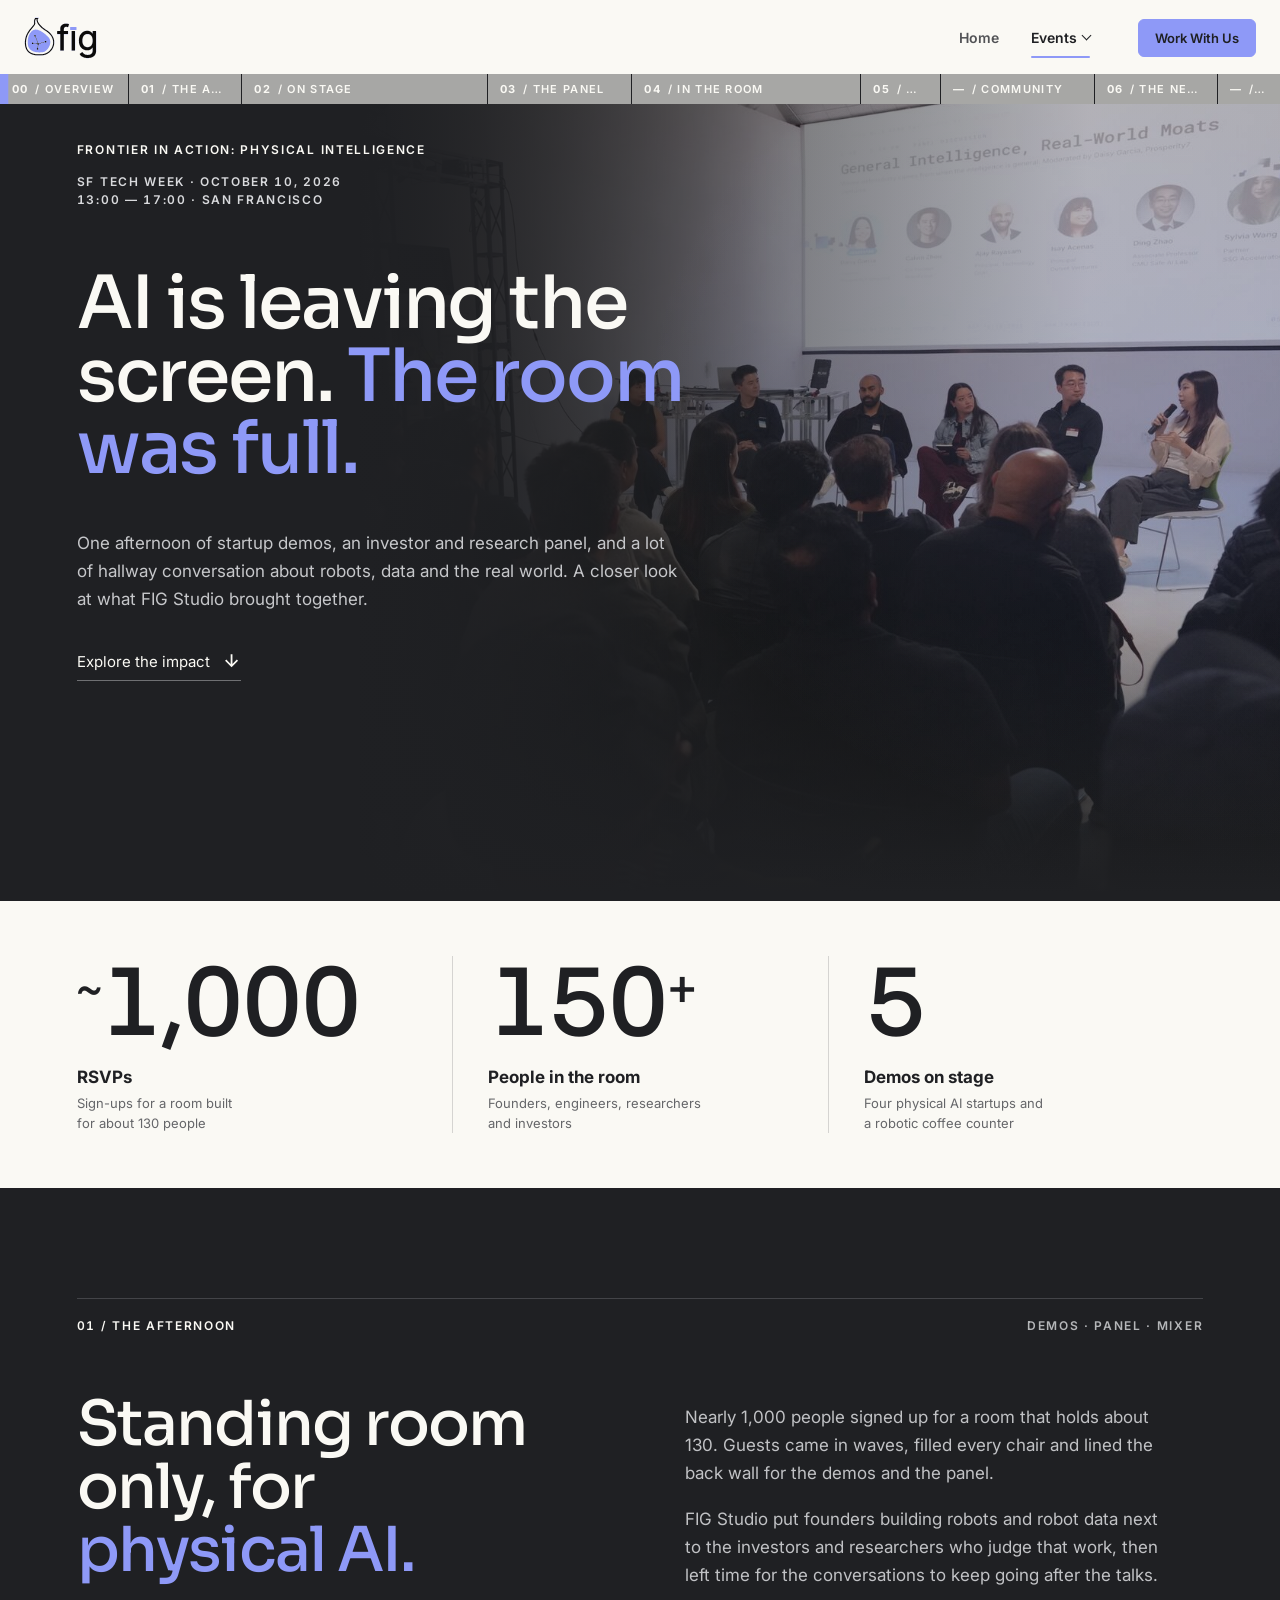
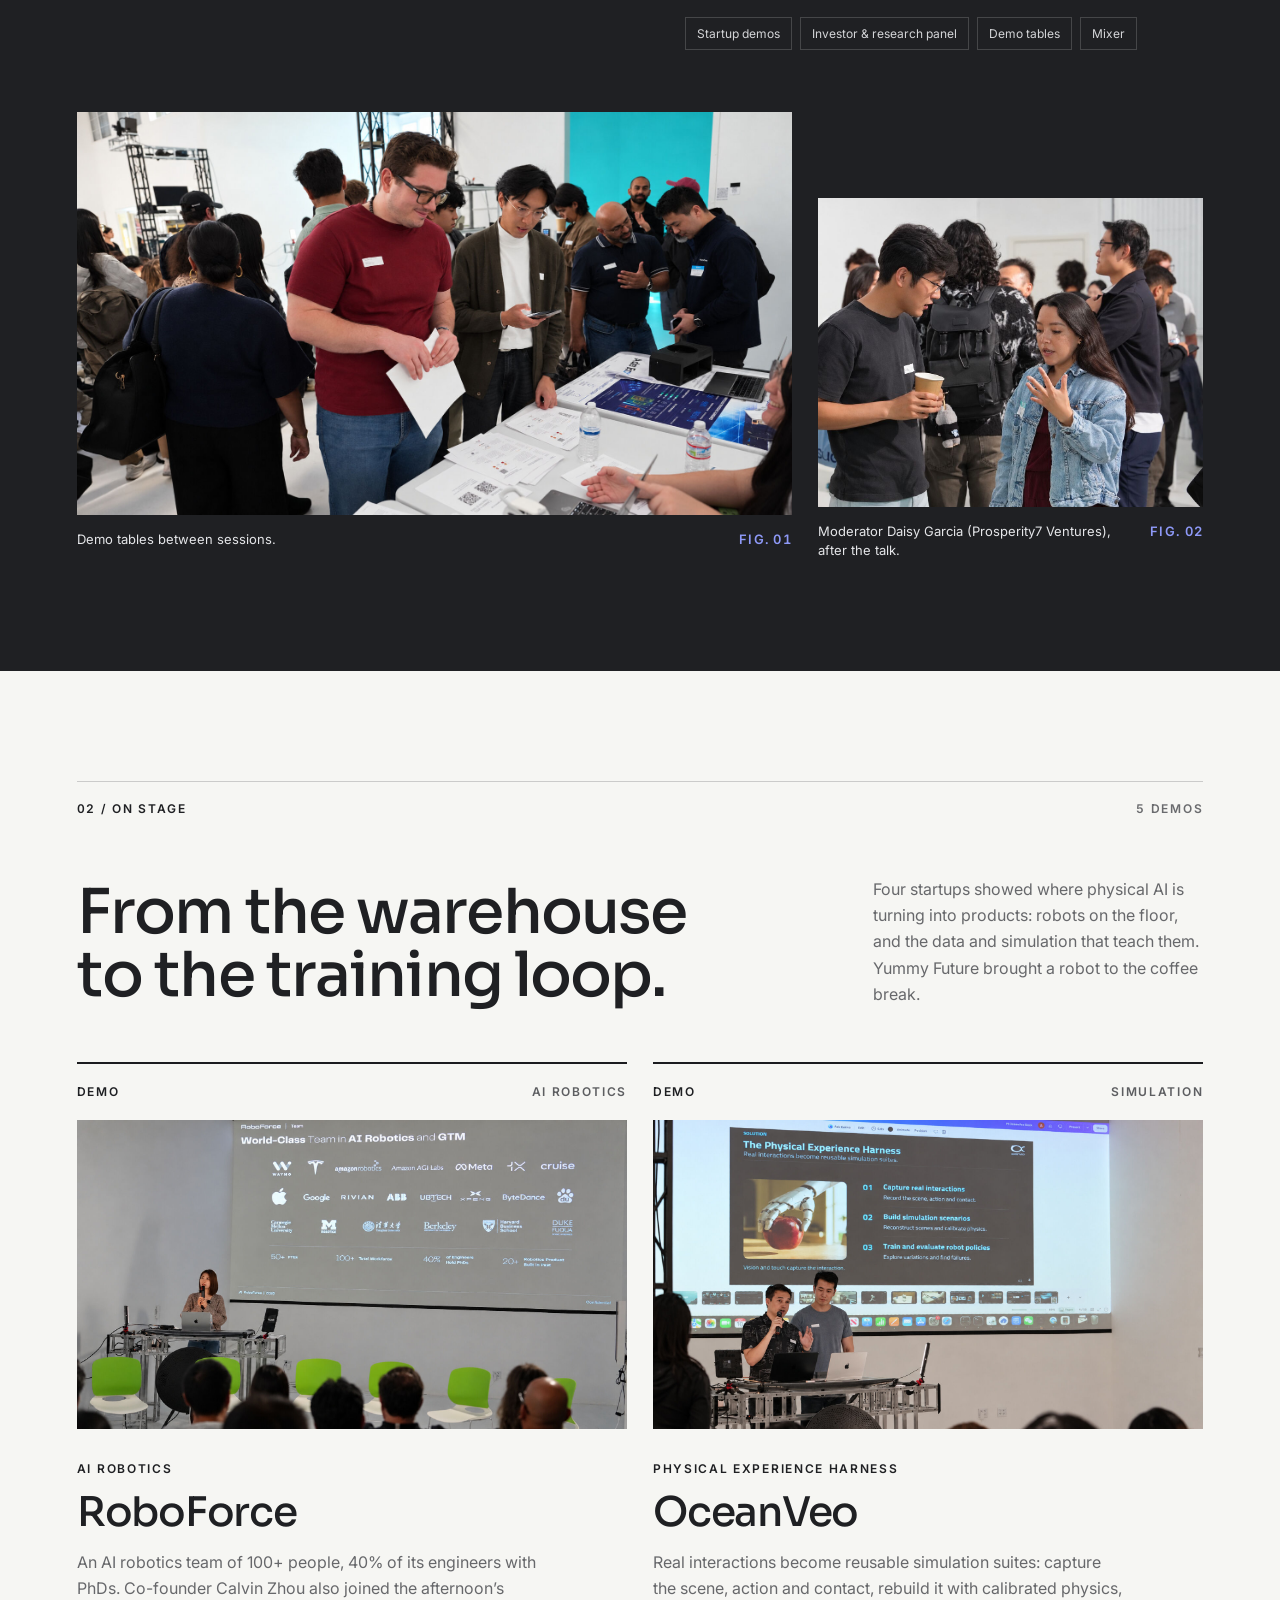
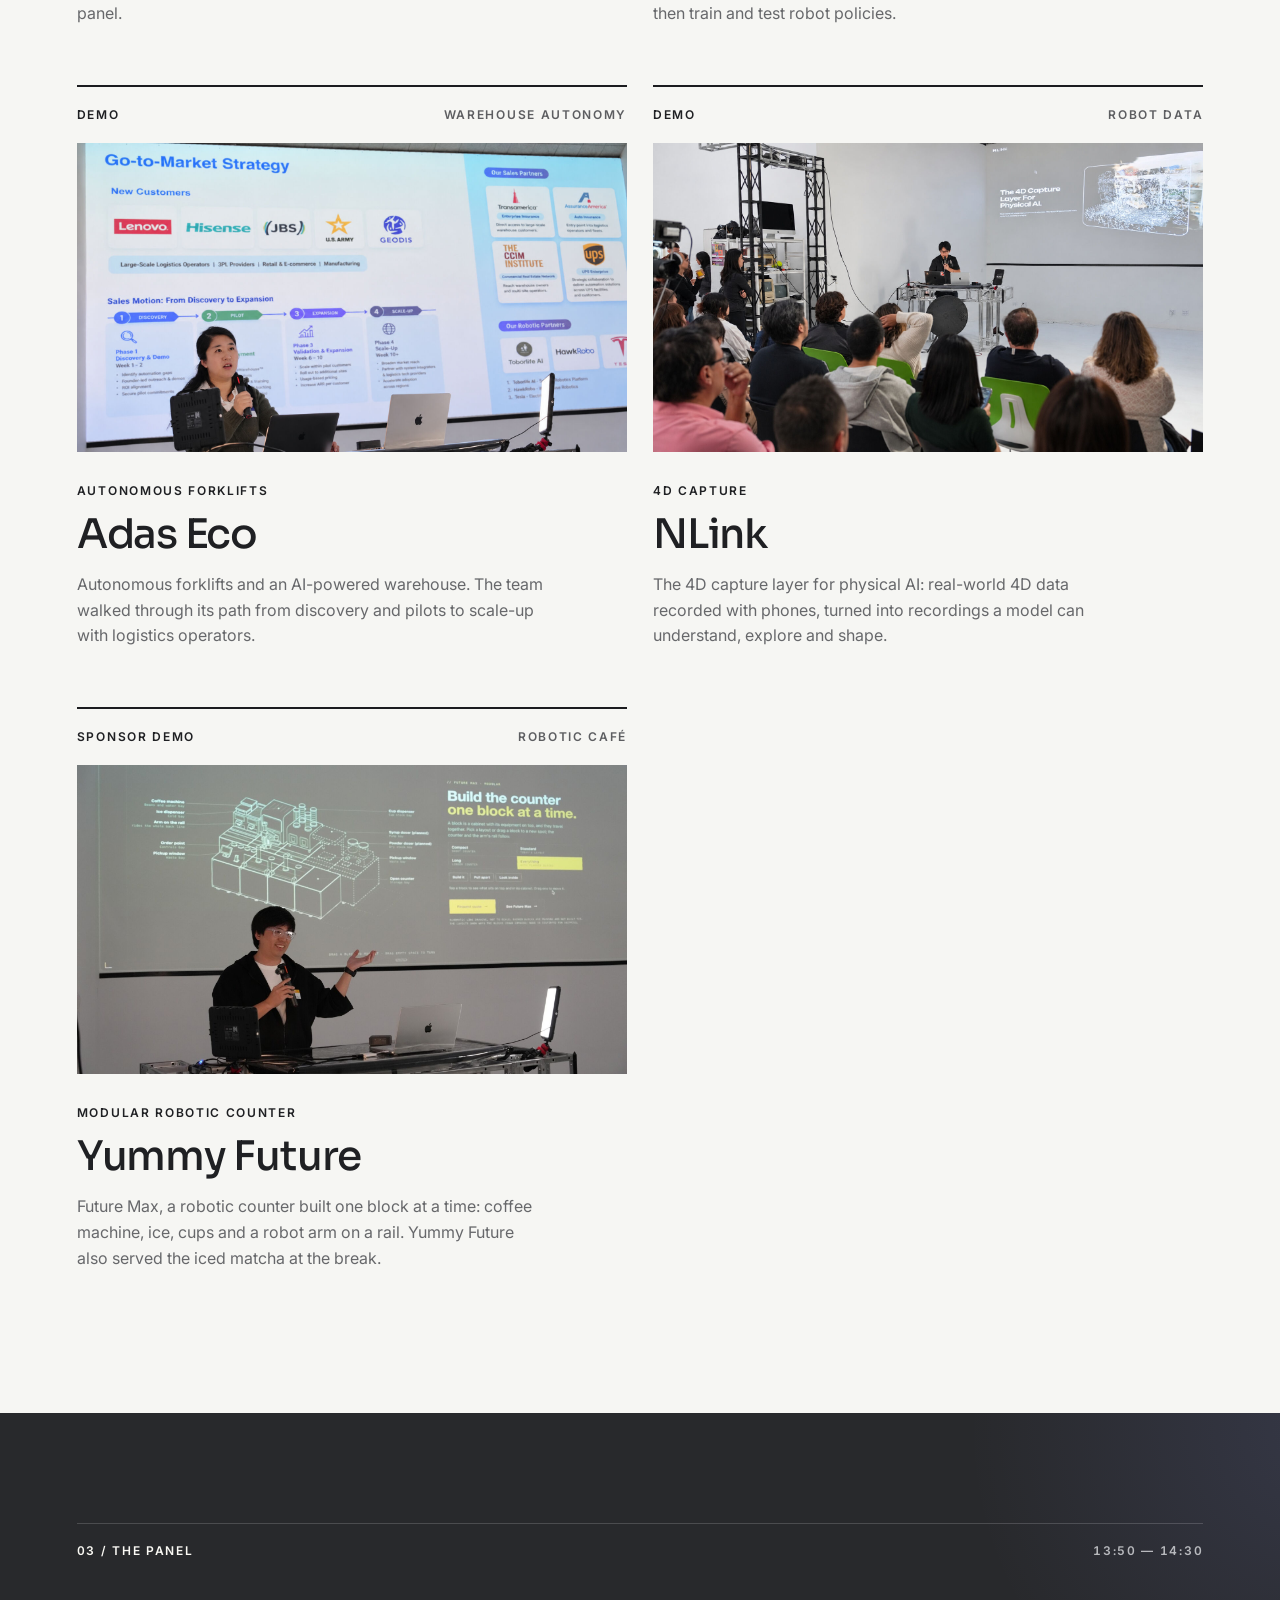
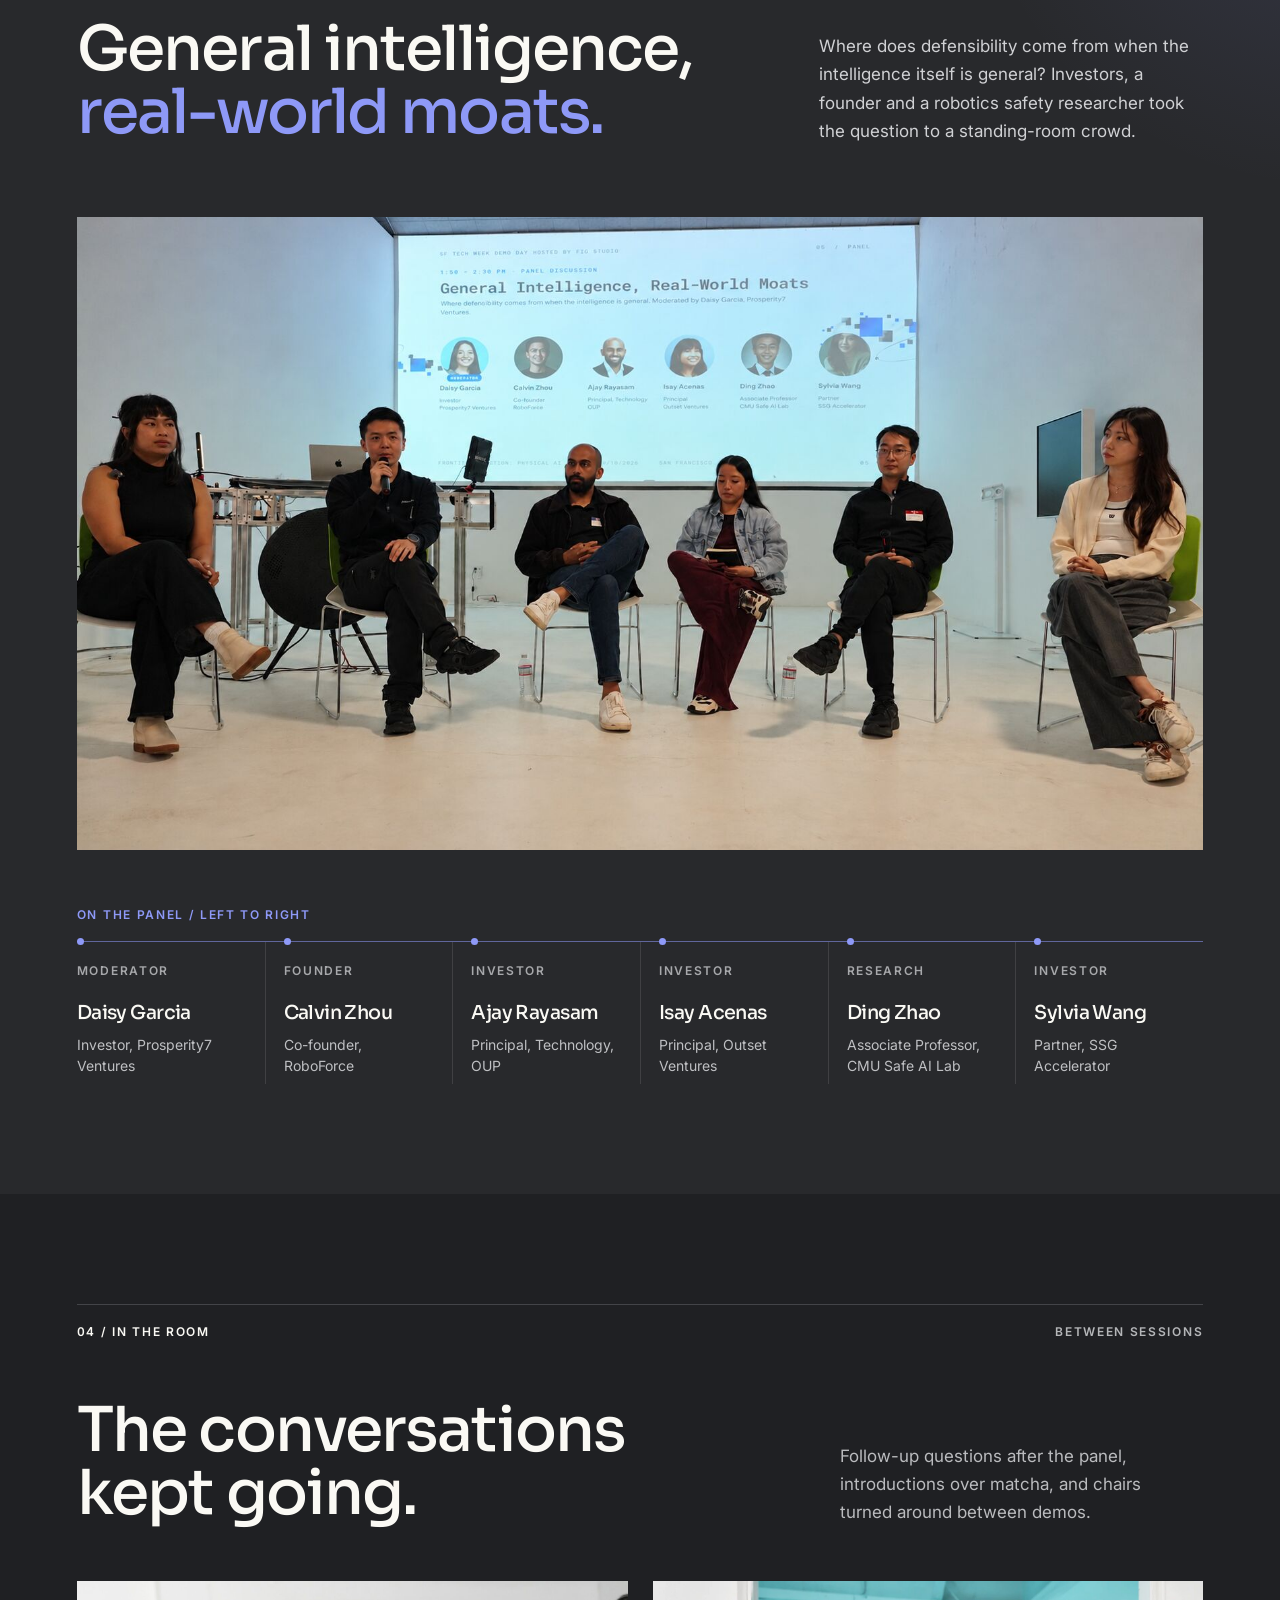
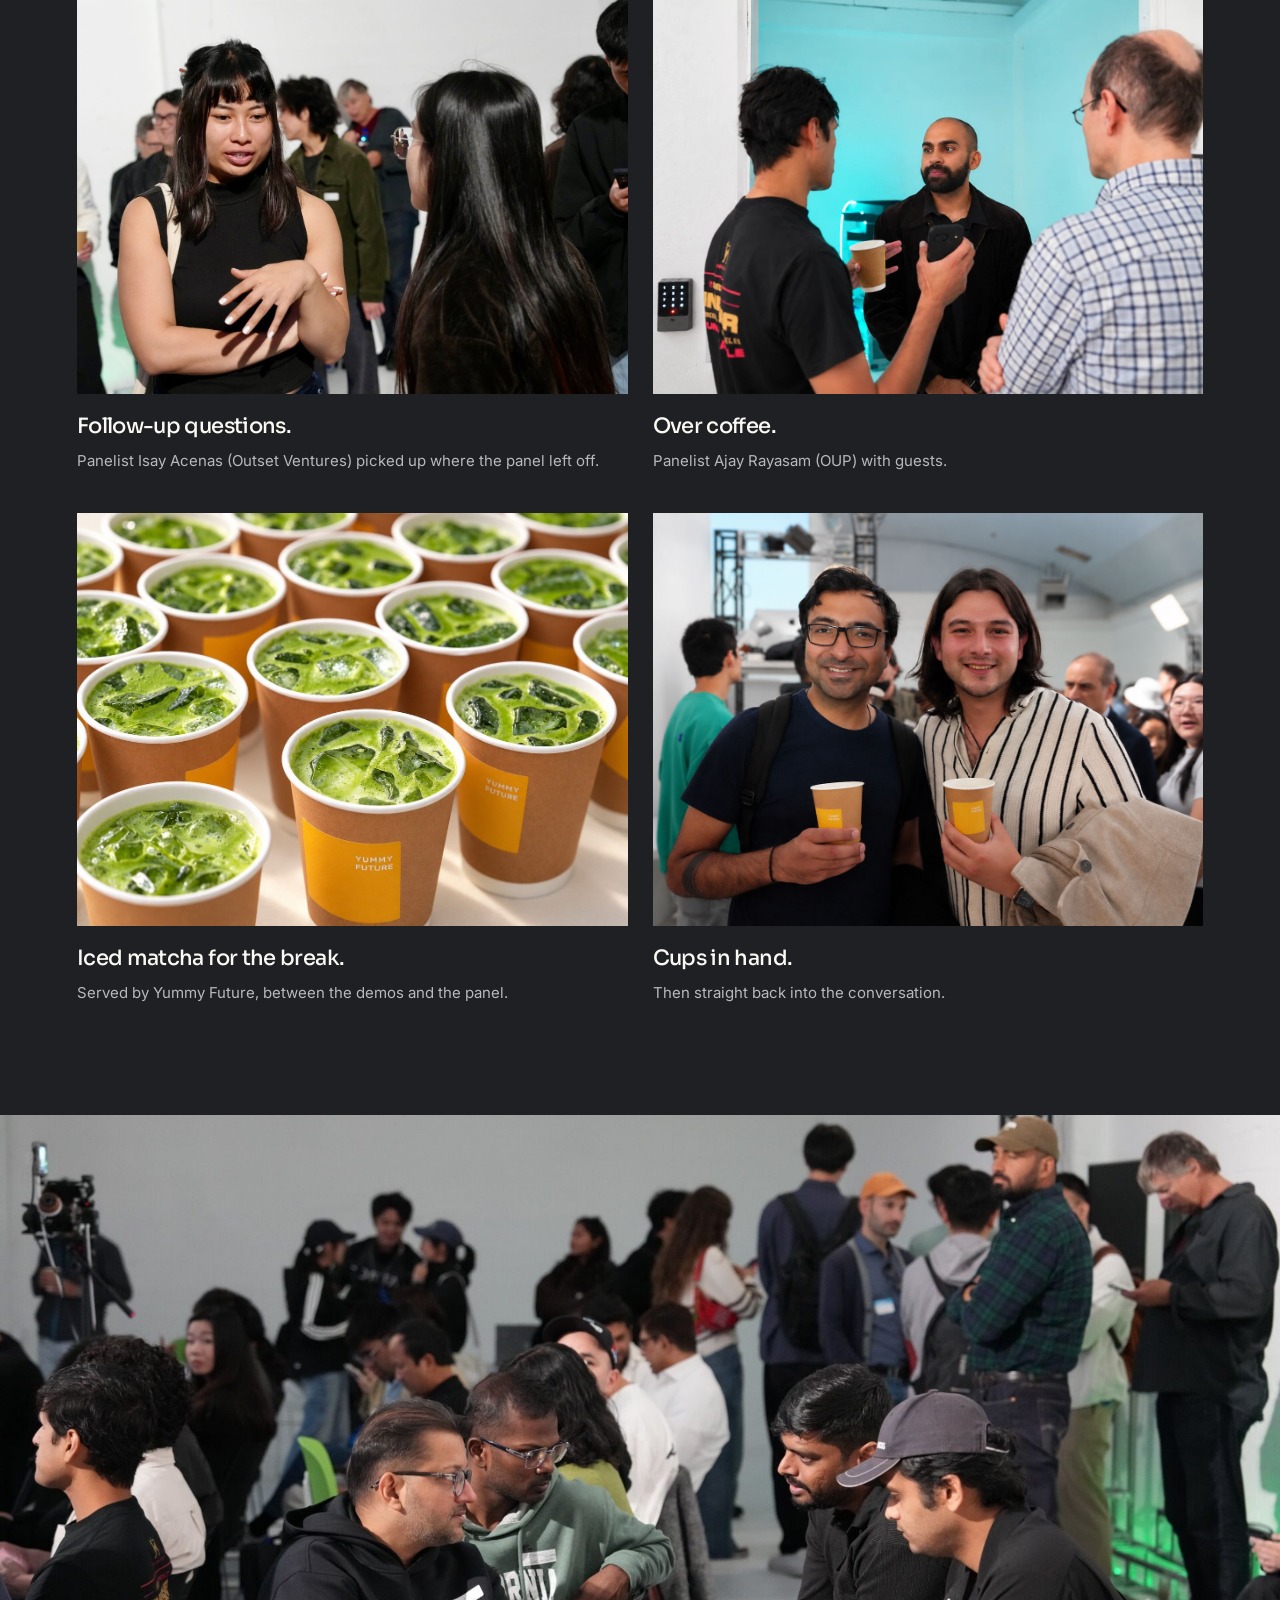
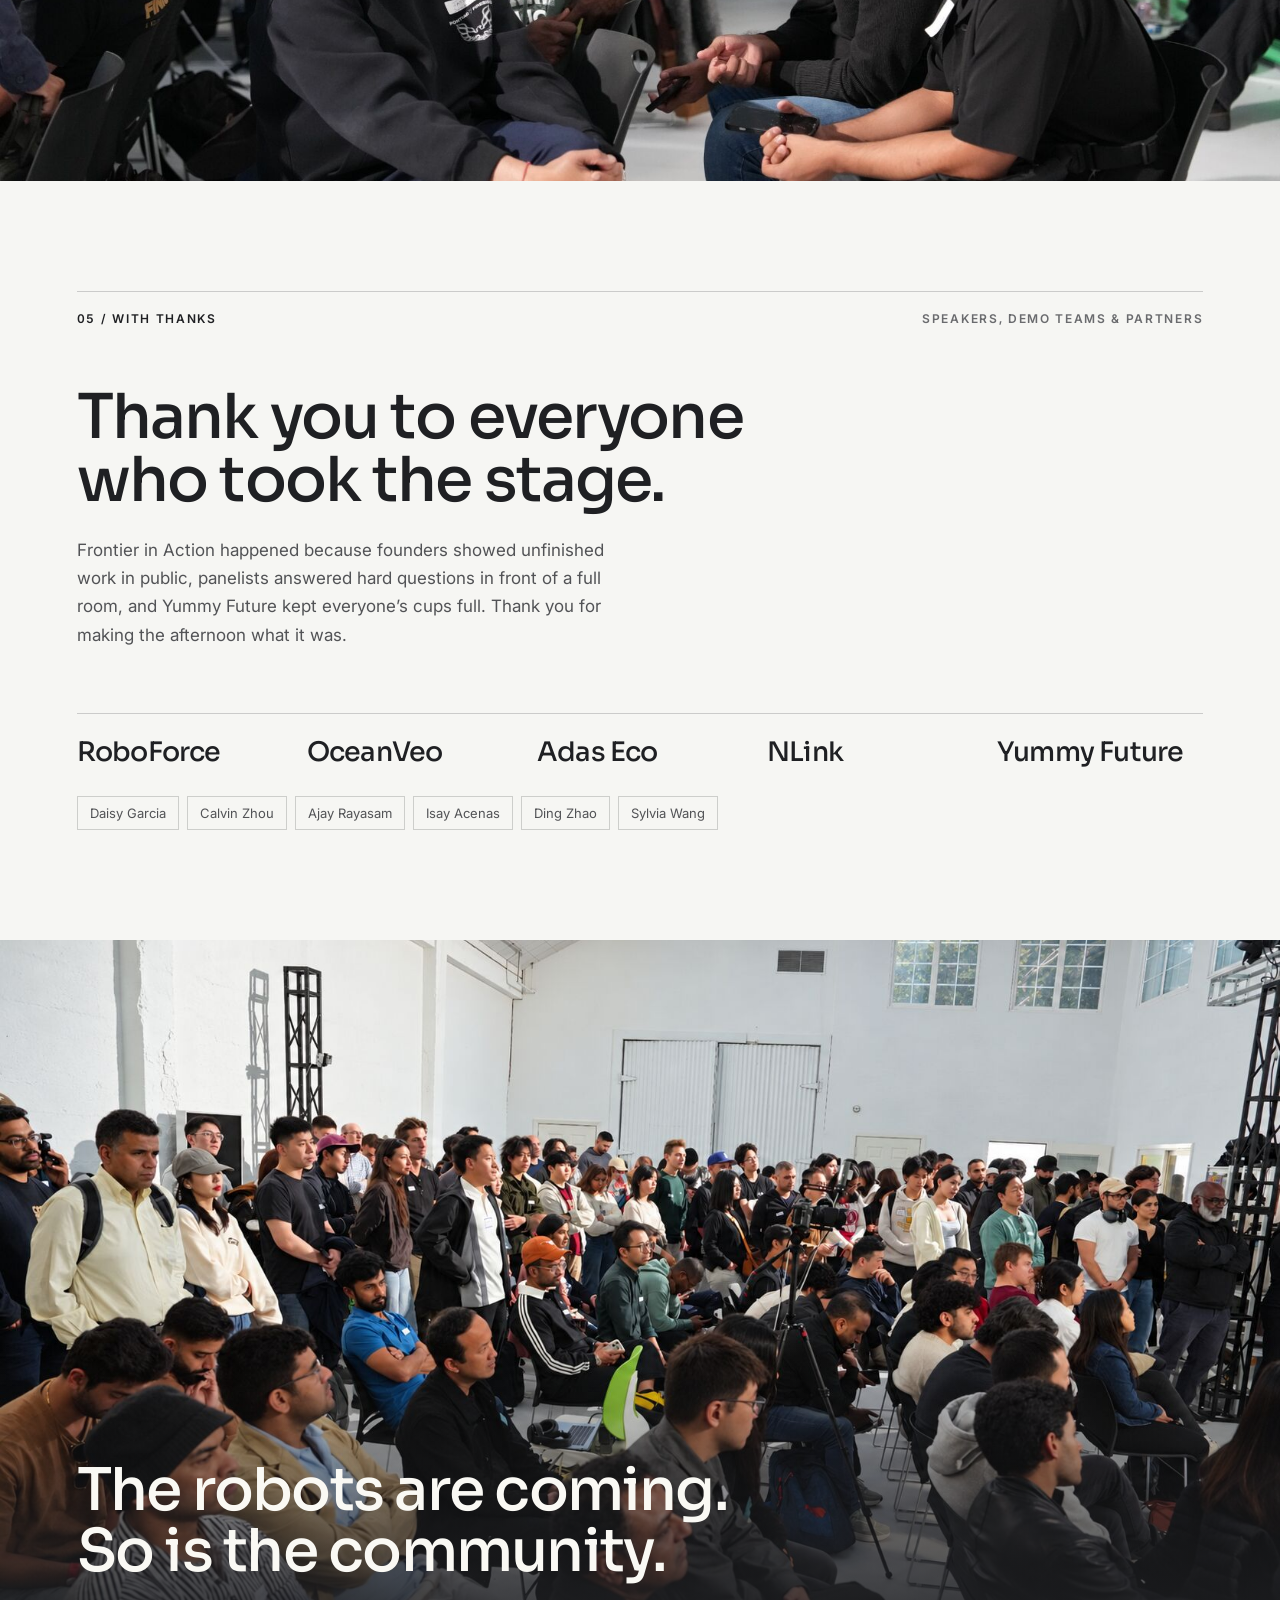
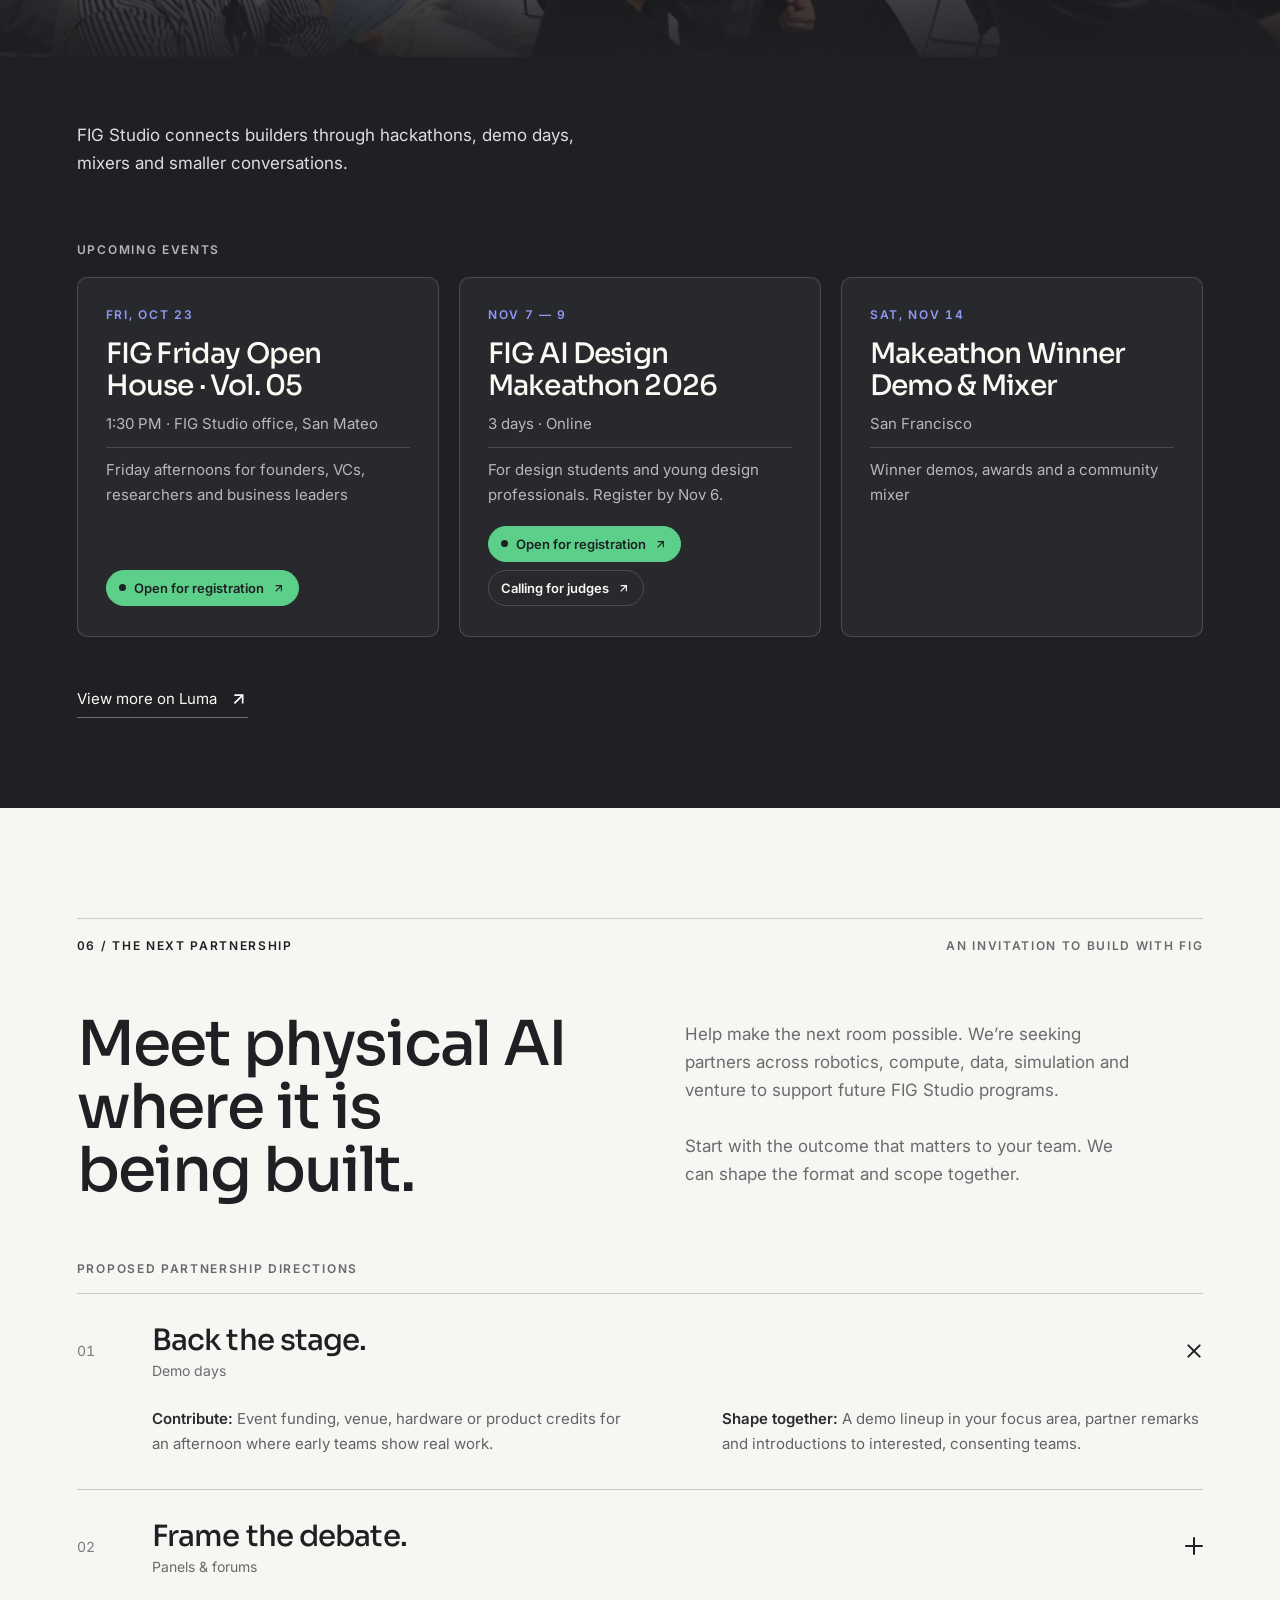
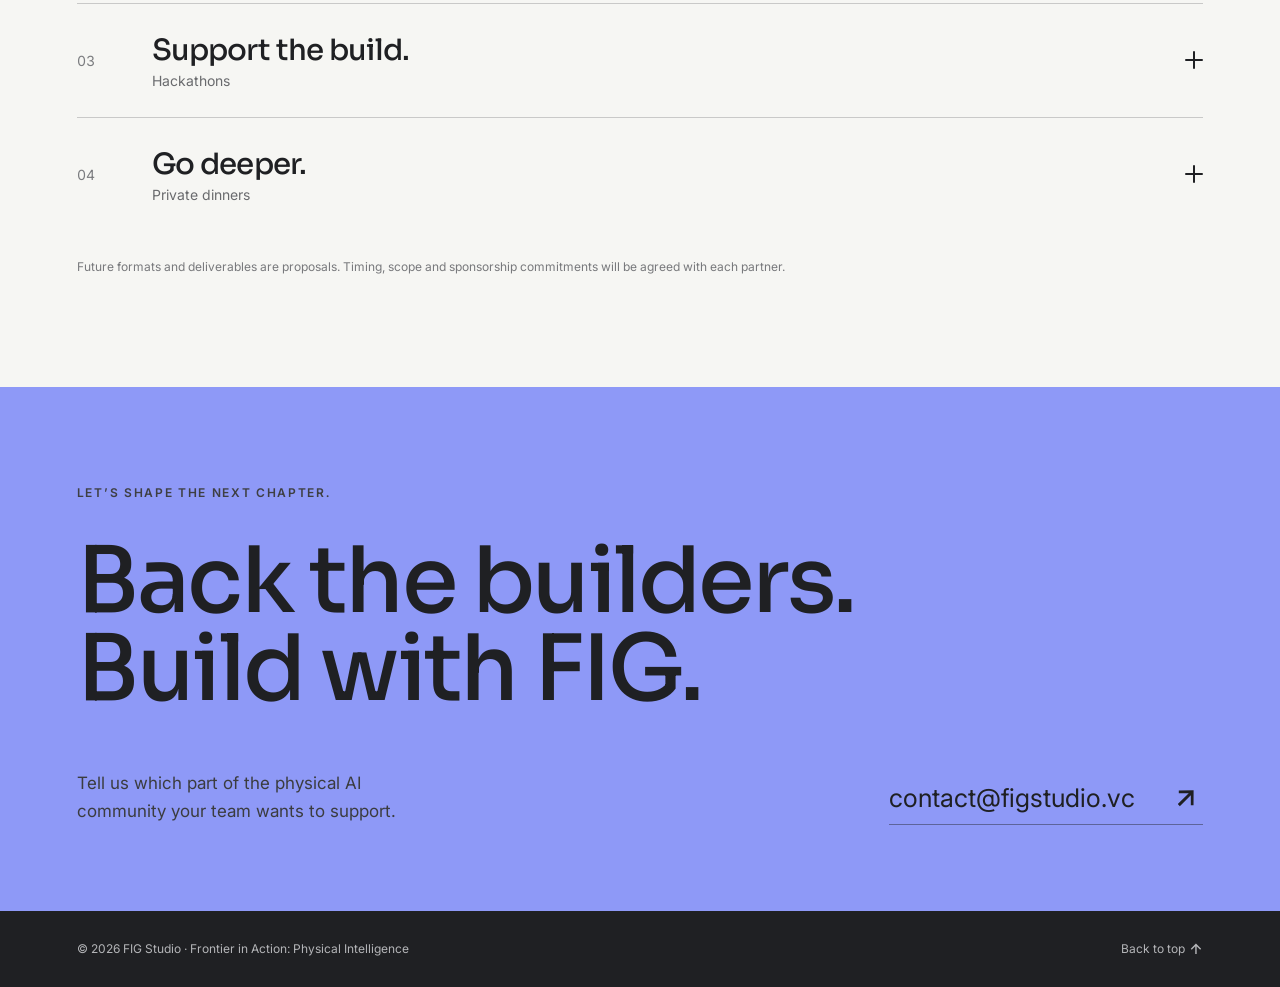
<file: events/physical-ai-2026.html>
<!DOCTYPE html>
<html lang="en">
<head>
<meta charset="utf-8"><meta name="viewport" content="width=device-width,initial-scale=1">
<title>Frontier in Action: Physical Intelligence — FIG Studio Event Recap</title>
<meta name="description" content="Nearly 1,000 RSVPs, 150+ people in a room built for 130, four physical AI startup demos and an investor and research panel at FIG Studio’s SF Tech Week afternoon.">
<meta property="og:type" content="website">
<meta property="og:title" content="Frontier in Action: Physical Intelligence — FIG Studio Event Recap">
<meta property="og:description" content="Nearly 1,000 RSVPs, 150+ people in a room built for 130, four physical AI startup demos and an investor and research panel at FIG Studio’s SF Tech Week afternoon.">
<meta property="og:url" content="https://figstudio.vc/events/physical-ai-2026">
<meta property="og:image" content="https://figstudio.vc/events/physical-ai-2026/img/hero.jpg">
<meta property="og:image:width" content="1920">
<meta property="og:image:height" content="1081">
<meta name="twitter:card" content="summary_large_image">
<link rel="icon" href="../favicon-v2.png?v=5" type="image/png" sizes="128x128">
<link rel="icon" href="../favicon.svg?v=6" type="image/svg+xml">
<link rel="apple-touch-icon" href="../favicon-v2.png?v=5">
<link rel="preconnect" href="https://fonts.googleapis.com">
<link rel="preconnect" href="https://fonts.gstatic.com" crossorigin>
<link href="https://fonts.googleapis.com/css2?family=Sora:wght@400;500;600;700&family=Inter:wght@400;500;600;700&display=swap" rel="stylesheet">
<link rel="stylesheet" href="/assets/events.css">
<style>
:root{
  --paper:#FFFFFF;          /* white */
  --paper-2:#F6F6F3;        /* light neutral band */
  --ink:#1f2023;            /* near-black text */
  --ink-soft:#525356;       /* muted gray text */
  --line:rgba(31,32,35,.14);
  --sans:'Inter',-apple-system,sans-serif;

  /* ---- New design system (redesign) ---- */
  --white:#FAF9F4;                 /* warm cream page ground */
  --white-tint:#F6F6F3;            /* light neutral band */
  --accent-blue:#8E99F7;           /* periwinkle accent */
  --accent-blue-deep:#374AF1;      /* hover/interaction state */
  --brown:#d7d8db;                 /* card material */
  --brown-deep:#c0c1c4;            /* card hover */

  /* Theme tokens. Defaults are "light"; add class="theme-dark" to a
     section to flip background, text and card colors together. */
  --surface:var(--white);
  --on-surface:var(--ink);
  --on-surface-muted:var(--ink-soft);
  --divider:var(--line);
  --card-bg:var(--ink);
  --on-card:var(--white);
  --on-card-muted:rgba(231,232,235,.75);
  --card-divider:rgba(255,255,255,.18);
  --card-bg-hover:#28292c;

  --display:'Sora',-apple-system,sans-serif;

  /* Type scale */
  --fs-hero:clamp(34px,5.2vw,58px);
  --fs-h2:clamp(32px,4vw,48px);
  --fs-h3-lg:26px;
  --fs-h3:22px;
  --fs-statement-lg:clamp(30px,3.8vw,44px);
  --fs-statement-sm:clamp(22px,2.6vw,32px);
  --fs-lede:19px;
  --fs-body:17px;
  --fs-body-sm:15px;
  --fs-ui:14px;
  --fs-label:13px;
  --fs-micro:12px;

  /* Spacing scale */
  --sp-1:4px; --sp-2:8px; --sp-3:12px; --sp-4:16px; --sp-5:24px;
  --sp-6:32px; --sp-7:48px; --sp-8:64px; --sp-9:96px; --sp-10:128px;

  --nav-h:76px;
  --radius-sm:6px;
  --radius-md:10px;
  --maxw:1320px;
}
:root{
  /* report-only aliases onto the site tokens above */
  --blue:var(--accent-blue);
  --paper:var(--white);
  --muted:rgba(231,232,235,.75);
  --rline:rgba(231,232,235,.18);
  --pad:clamp(24px,6vw,100px);
  --ease:cubic-bezier(.2,.7,.2,1);
}
*{box-sizing:border-box}
html{scroll-behavior:smooth;scroll-padding-top:calc(var(--nav-h) + 14px)}
body{margin:0;background:var(--ink);color:var(--paper);font-family:var(--sans);-webkit-font-smoothing:antialiased}
button,a,input{font:inherit}
a{color:inherit;text-decoration:none}
button{cursor:pointer}
button:disabled{cursor:wait}
button:focus-visible,a:focus-visible,summary:focus-visible{outline:3px solid var(--blue);outline-offset:6px}
button{color:inherit}
img{display:block;width:100%}
figure,h1,h2,h3,p{margin:0}
p{font-size:1.0625rem;line-height:1.65}
h1,h2,h3{font-weight:500;letter-spacing:-.03em;font-family:var(--display)}
::selection{background:var(--blue);color:var(--ink)}
.wrap{max-width:1600px;margin:auto;padding-left:var(--pad);padding-right:var(--pad)}
.mono{font-family:var(--sans);font-size:.75rem;line-height:1.5;letter-spacing:.14em;text-transform:uppercase;font-weight:600;font-variant-numeric:tabular-nums}
.muted{color:var(--muted)}
.eyebrow{display:flex;align-items:center;gap:14px}
.eyebrow:before{content:'';width:26px;height:1px;background:currentColor}
.section-label{display:flex;justify-content:space-between;border-top:1px solid var(--rline);padding-top:18px;margin-bottom:58px}
.section-label span:last-child{color:var(--muted)}
.pad-y{padding-top:110px;padding-bottom:110px}
/* Arrow: one shape everywhere (thick square-ended shaft, 45-degree head). It is a mask, so it takes the text colour;
   the direction modifiers rotate the same shape, and use the `rotate` property so hover translations still work. */
.arrow{display:inline-block;flex:none;width:1.3em;height:1.3em;vertical-align:-.3em;background:currentColor;-webkit-mask:url("data:image/svg+xml,%3Csvg xmlns='http://www.w3.org/2000/svg' viewBox='0 0 342 342'%3E%3Cpolygon points='277,170 168,62 148,82 221,155 60,155 60,185 221,185 148,258 168,278'/%3E%3C/svg%3E") center/contain no-repeat;mask:url("data:image/svg+xml,%3Csvg xmlns='http://www.w3.org/2000/svg' viewBox='0 0 342 342'%3E%3Cpolygon points='277,170 168,62 148,82 221,155 60,155 60,185 221,185 148,258 168,278'/%3E%3C/svg%3E") center/contain no-repeat}
.arrow--ne{rotate:-45deg}
.arrow--down{rotate:90deg}
.arrow--up{rotate:-90deg}
.skip{position:fixed;top:-100px;background:var(--blue);padding:12px;z-index:100;color:var(--ink)}
.skip:focus{top:8px}
.hero{position:relative;overflow:hidden;padding-top:0;isolation:isolate;min-height:max(720px,calc(100svh - var(--nav-h)))}
.hero-image{position:absolute;z-index:-3;inset:0 0 0 auto;width:72%;height:100%;object-fit:cover;object-position:80% center;opacity:.73;-webkit-mask-image:linear-gradient(90deg,transparent 0,#000003 45%);mask-image:linear-gradient(90deg,transparent 0,#000003 45%)}
.hero:after{content:'';position:absolute;inset:0;z-index:-2;background:linear-gradient(90deg,#1f2023 4%,#1f2023d9 33%,#1f202315 85%),linear-gradient(0deg,#1f2023 1%,transparent 35%)}
.hero-glow{position:absolute;z-index:-1;inset:-20% -40% 0 45%;background:radial-gradient(ellipse at center,#8e99f726,transparent 63%);animation:ambient 14s ease-in-out infinite alternate;pointer-events:none}
.hero-inner{padding-top:64px;position:relative}
.hero-top{display:flex;flex-direction:column;align-items:flex-start;gap:0;margin-bottom:58px}
.hero-top .location{text-align:left;color:#d9dadd;margin-top:14px}
.hero-meta{margin-top:0;margin-bottom:0}
.hero-meta .eyebrow:before{display:none}
.hero h1{font-size:clamp(3.48rem,8.33vw,9.01rem);line-height:.94;letter-spacing:-.03em;max-width:680px}
.hero h1 .outline{color:var(--blue)}
.hero-bottom{margin-top:44px;display:flex;justify-content:space-between;align-items:flex-end;gap:36px;padding-bottom:62px}
.hero-summary{width:100%;max-width:600px}
.hero-summary p{color:#c6c7ca;font-size:1.0625rem}
.text-link{display:inline-flex;align-items:center;gap:12px;padding:16px 0 9px;border-bottom:1px solid #e7e8eb66;margin-top:22px;font-size:.9375rem;transition:gap .3s}
.text-link:hover{gap:16px}
.hero-lockup{width:clamp(95px,9.5vw,130px);height:auto;object-fit:contain;filter:drop-shadow(0 5px 24px #0009)}
.hero-issue{display:flex;align-items:center;gap:18px}
.hero-issue b{font-size:3.7rem;line-height:1;font-weight:400;letter-spacing:-.03em;font-family:var(--display)}
.hero-issue span{max-width:90px;color:#d6d7da}
.metrics{background:var(--paper);color:var(--ink)}
.metric-grid{display:grid;grid-template-columns:1fr 1fr 1fr;padding-top:55px;padding-bottom:55px}
.metric{padding:0 35px;border-left:1px solid #1f20232b}
.metric:first-child{border-left:0;padding-left:0}
.metric-num{font-size:clamp(4.08rem,7.22vw,7.22rem);letter-spacing:-.03em;line-height:1.04;font-weight:500;font-variant-numeric:tabular-nums;white-space:nowrap;font-family:var(--display)}
.approx{font-size:.52em;vertical-align:top;display:inline-block;padding-top:.18em;letter-spacing:-.03em}
.metric-title{display:block;margin-top:15px;font-size:1.0625rem}
.metric small{display:block;color:#656669;font-size:.8125rem;margin-top:7px;line-height:1.5;max-width:260px}
.intro-grid{display:grid;grid-template-columns:1fr 1fr;gap:7vw;align-items:start}
.section-title{font-size:clamp(2.38rem,4.84vw,4.76rem);line-height:1.02}
.intro-copy{padding-top:10px}
.intro-copy p{color:#c1c2c5;max-width:475px}
.intro-copy p+p{margin-top:18px}
.inline-chips{display:flex;gap:8px;flex-wrap:wrap;margin-top:28px}
.inline-chips span{font-size:.75rem;border:1px solid #e7e8eb30;padding:8px 11px;color:#d4d5d8}
.story-photos{display:grid;grid-template-columns:1.3fr .7fr;gap:26px;margin-top:62px;align-items:start}
.shot{position:relative;border:0;background:none;padding:0;text-align:left;overflow:hidden;display:block;width:100%}
.shot img{height:100%;object-fit:cover;transition:transform .8s var(--ease)}
.shot:hover img{transform:scale(1.035)}
.shot:after{content:'';position:absolute;bottom:16px;right:16px;width:36px;height:36px;background:#1f2023b3 url("data:image/svg+xml,%3Csvg xmlns='http://www.w3.org/2000/svg' viewBox='0 0 342 342'%3E%3Cpolygon fill='%23faf9f4' transform='rotate(-45 171 171)' points='277,170 168,62 148,82 221,155 60,155 60,185 221,185 148,258 168,278'/%3E%3C/svg%3E") center/22px no-repeat;backdrop-filter:blur(8px);opacity:0;transition:opacity .25s}
.shot:hover:after,.shot:focus-visible:after{opacity:1}
.wide-shot{aspect-ratio:16/10}
.portrait-shot{aspect-ratio:5/4}
.small-photo{margin-top:86px}
.caption{display:flex;justify-content:space-between;gap:15px;padding-top:15px;color:#b7b8bb;font-size:.8125rem;line-height:1.5}
.caption b{color:#e5e6e9;font-weight:400}
.figure-no{color:var(--blue);font-family:var(--sans);font-variant-numeric:tabular-nums;font-weight:600;letter-spacing:.1em}
.project-section{background:#f6f6f3;color:var(--ink)}
.project-section .section-label{border-color:#1f202333}
.project-section .section-label span:last-child{color:#6a6b6e}
.project-head{display:flex;justify-content:space-between;gap:40px;align-items:end;margin-bottom:55px}
.project-head p{max-width:330px;color:#67686b;font-size:1rem}
.project-grid{display:grid;grid-template-columns:1fr 1fr;gap:26px}
.project{border-top:2px solid #1b1c1f;min-width:0}
.project-top{display:flex;justify-content:space-between;gap:20px;padding:19px 0}
.project-top .rank{color:#5d5e61}
.project-image{position:relative;aspect-ratio:16/9;overflow:hidden;background:#212225;color:#dcdde0}
.project-kicker{display:inline-flex;align-items:center;gap:10px;flex-wrap:wrap}
/* The badge is sized from its cover, not from the viewport: --b is a share of the cover's width (clamped so the
   text stays legible), and every measurement below is a multiple of --u, one hundredth of --b. */
.project-image{container-type:inline-size}
.winner-badge{--b:clamp(62px,16cqw,100px);--u:calc(var(--b) / 100);position:absolute;top:calc(14 * var(--u));right:calc(14 * var(--u));z-index:2;width:var(--b);overflow:hidden;border:1px solid #e7e8ebb3;border-radius:calc(9 * var(--u)) calc(9 * var(--u)) calc(44 * var(--u)) calc(44 * var(--u));background:linear-gradient(125deg,#c0c9e6 0%,#e9e4f1 25%,#b7dcf1 48%,#e9e4ef 70%,#a0afd6 100%);color:#131725;text-align:center;box-shadow:0 5px 18px #0005;pointer-events:none;isolation:isolate}
.winner-badge:after{content:"";position:absolute;inset:calc(3 * var(--u));border:1px solid #22283d55;border-radius:calc(6 * var(--u)) calc(6 * var(--u)) calc(40 * var(--u)) calc(40 * var(--u));pointer-events:none}
.winner-badge-header{display:block;background:#171b27;color:#f5f5fa;padding:calc(10 * var(--u)) calc(4 * var(--u)) calc(8 * var(--u));font-size:calc(9 * var(--u));font-weight:700;letter-spacing:.13em;line-height:1.1}
.winner-badge-body{display:flex;flex-direction:column;align-items:center;padding:calc(9 * var(--u)) calc(6 * var(--u)) calc(17 * var(--u));gap:calc(5 * var(--u))}
.winner-badge-symbol{font-size:calc(21 * var(--u));line-height:1;color:#444d75}
.winner-badge-label{display:block;width:90%;border-top:1px solid #242b4755;padding-top:calc(6 * var(--u));font-size:calc(16 * var(--u));font-weight:900;letter-spacing:.02em;line-height:1.12}
/* On a narrow cover the "FIG HACKATHON" band would render at ~5px, unreadable, so drop it and shrink the shield
   so it stops covering the screenshot. */
@container (max-width:420px){
  .winner-badge{--b:clamp(50px,15cqw,60px)}
  .winner-badge-header{display:none}
  .winner-badge-body{padding-top:calc(9 * var(--u))}
}
.project-image img{position:absolute;inset:0;width:100%;height:100%;object-fit:contain;background:#17181b}
.project-body{padding:27px 0 32px}
.project-body h3{font-size:2.55rem;margin:8px 0 12px}
.project-description{font-size:1rem;line-height:1.6;color:#67686b;min-height:52px;max-width:470px}
.project-foot{display:flex;justify-content:space-between;gap:20px;align-items:end;margin-top:26px}
.project-foot .project-link{position:relative;flex:none;font-size:.8125rem;font-weight:600;color:var(--ink);border-bottom:2px solid var(--accent-blue);padding-bottom:1px;transition:color .16s,border-color .16s}
.project-foot .project-link::before{content:"";position:absolute;inset:-13px -10px}
.project-foot .project-link:hover{color:var(--accent-blue-deep);border-bottom-color:var(--accent-blue-deep)}
.project-foot .team{font-size:.8125rem;color:#5b5c5f;line-height:1.6;max-width:70%}
.score{text-align:right;flex-shrink:0}
.score strong{display:block;font-size:1.8rem;letter-spacing:-.03em;font-weight:400}
.score span{font-size:.6875rem;letter-spacing:.08em;text-transform:uppercase}
.ranking{border-top:1px solid #1f202335;border-bottom:1px solid #1f202335}
.ranking summary{padding:20px 0;font-size:.9375rem;list-style:none;display:flex;justify-content:space-between;gap:20px;cursor:pointer}
.ranking summary::-webkit-details-marker{display:none}
.ranking summary:after{content:'+';font-size:1.25rem}
.ranking[open] summary:after{content:'−'}
.ranking-list{padding-bottom:12px}
.ranking-row{display:grid;grid-template-columns:30px 1fr 50px;gap:12px;padding:19px 0;border-top:1px solid #1f20231a;align-items:start}
.ranking-row .place{font:600 .8125rem var(--sans);color:#707174;padding-top:3px;font-variant-numeric:tabular-nums}
.ranking-row h4{font-size:.9375rem;line-height:1.4;margin:0 0 6px;font-weight:600}
.ranking-row .members{font-size:.75rem;color:#6d6e71;line-height:1.65}
.ranking-row .final-score{font-size:.875rem;text-align:right;padding-top:3px;font-variant-numeric:tabular-nums}
.project-note{font-size:.75rem;color:#696a6d;margin-top:25px;line-height:1.6}
/* Thanks to sponsors and co-hosts */
.thanks{background:#f6f6f3;color:var(--ink)}
.thanks .section-label{border-color:#1f202333}
.thanks .section-label span:last-child{color:#6a6b6e}
.thanks-grid{display:grid;grid-template-columns:1.05fr .95fr;gap:7vw;align-items:start}
.thanks-copy p{max-width:440px;margin-top:24px;color:var(--ink-soft)}
.thanks-names{list-style:none;margin:64px 0 0;padding:0;display:grid;grid-template-columns:repeat(4,1fr);gap:0 var(--sp-5);border-top:1px solid #1f202333}
.thanks-names li{padding:22px 0 0;font-family:var(--display);font-size:clamp(1.25rem,2.1vw,1.9rem);font-weight:500;letter-spacing:-.03em;line-height:1.2}
.thanks-photos{display:grid;grid-template-columns:1fr 1fr;gap:16px;align-items:start}
.thanks .shot{aspect-ratio:3/4}
.thanks .caption{flex-direction:column;gap:2px;color:#6e6f72}
.thanks .caption b{color:#454649;font-weight:600}
@media(max-width:760px){.thanks-grid{grid-template-columns:1fr;gap:40px}
.thanks-names{margin-top:44px;grid-template-columns:1fr 1fr;gap:0 var(--sp-4)}
.thanks-names li{padding:18px 0 4px}
.thanks-photos{gap:12px}
}
.partner-heading{display:grid;grid-template-columns:1.3fr .7fr;gap:7vw;align-items:end;margin-bottom:55px}
.partner-heading p{color:#babbbe;max-width:350px}
.partner-gallery{display:grid;grid-template-columns:1fr 1.15fr 1.25fr;gap:25px;align-items:start}
.partner-gallery .shot{aspect-ratio:3/4}
.partner-gallery figure:nth-child(2) .shot{aspect-ratio:1/1}
.partner-gallery figure:nth-child(3) .shot{aspect-ratio:16/9}
.partner-gallery h3{font-size:1.32rem;line-height:1.2;letter-spacing:-.03em;margin-top:20px}
.partner-gallery p{font-size:.9375rem;color:#b8b9bc;margin-top:10px;line-height:1.6}
.quote-section{position:relative;background:var(--ink);color:var(--paper)}
/* The photo's faces sit at roughly 30-49% of its height, so the frame is tall enough to keep them
   well above the headline, which is held to two lines along the bottom edge. */
.quote-photo{position:relative;isolation:isolate;display:flex;align-items:flex-end;overflow:hidden;height:clamp(440px,56vw,800px)}
/* Carousel: a flex track slid sideways. A copy of the first slide sits after the last so the loop never rewinds;
   the track snaps back to the real first slide once the copy is showing. Each slide sets its own crop focus (--pos)
   so faces stay above the headline whatever the photo. */
.quote-track{position:absolute;z-index:-2;inset:0;display:flex;transition:transform .7s cubic-bezier(.2,.7,.2,1)}
.quote-slide{flex:0 0 100%;height:100%}
.quote-slide img{width:100%;height:100%;object-fit:cover;object-position:var(--pos,50% 30%)}
/* The progress bar of the current photo is the timer: when its 3.5s fill ends, the carousel advances. It keeps
   running on hover and focus, pauses only while the page is off screen, and does not run at all under reduced motion. */
.quote-dots{position:absolute;z-index:3;left:var(--pad);bottom:clamp(12px,1.6vw,22px);display:flex;gap:6px}
.quote-dots button{position:relative;width:40px;height:32px;padding:0;border:0;background:none;cursor:pointer}
.quote-dots button::before,.quote-dots button::after{content:"";position:absolute;left:0;top:50%;height:3px;margin-top:-1.5px;border-radius:2px}
.quote-dots button::before{right:0;background:rgba(250,249,244,.38)}
.quote-dots button::after{width:0;background:var(--paper)}
.quote-dots button[aria-current="true"]::after{animation:dotfill 3.5s linear forwards}
.quote-photo.is-away .quote-dots button[aria-current="true"]::after{animation-play-state:paused}
@keyframes dotfill{to{width:100%}}
@media(prefers-reduced-motion:reduce){.quote-dots button[aria-current="true"]::after{animation:none;width:100%}}
/* the watermark in some photos sits in the bottom-right corner, so this button lives top-right here */
.quote-photo .background-photo-view{bottom:auto;top:20px;right:24px}
.quote-photo:after{content:'';position:absolute;inset:0;z-index:-1;background:linear-gradient(0deg,#1f2023f2 0%,#1f202399 18%,#1f202300 44%)}
/* .wrap centres itself with margin:auto, which in a flex column also centres it vertically; pin it to the bottom */
.quote-content{width:100%;margin-top:0;margin-bottom:0;padding-top:0;padding-bottom:clamp(64px,5.8vw,86px)}
.quote-content h2{font-size:clamp(2.1rem,4.6vw,4.3rem);line-height:1.04;max-width:1100px;margin:0;text-wrap:balance}
.events-band{padding-top:clamp(40px,5vw,72px);padding-bottom:clamp(56px,7vw,96px)}
.events-intro{max-width:520px;color:#dcdde0;font-size:1.0625rem}
.events-label{display:block;margin:clamp(40px,5vw,64px) 0 18px;color:var(--muted)}
.event-cards{display:grid;grid-template-columns:repeat(3,1fr);gap:20px}
@media(max-width:1000px){.event-cards{grid-template-columns:1fr}}
.event-card{padding:28px 28px 30px;background:#28292c;border:1px solid var(--rline);border-radius:var(--radius-md)}
.event-card .mono{color:var(--accent-blue)}
.event-card h3{font-size:clamp(1.3rem,2.2vw,1.9rem);line-height:1.15;margin:14px 0 10px;letter-spacing:-.03em}
.event-card p{color:var(--muted);font-size:.9375rem}
.event-card .event-note{margin-top:10px;padding-top:10px;border-top:1px solid var(--rline)}
.events-more{margin-top:36px}
.next{background:#f6f6f3;color:var(--ink)}
.next .section-label{border-color:#1f202333}
.next .section-label span:last-child{color:#6a6b6e}
.next-intro{display:grid;grid-template-columns:1fr 1fr;gap:7vw;margin-bottom:58px}
.next-intro p{color:#6a6b6e;margin-top:7px;max-width:455px}
.proposal-label{color:#68696c;margin-bottom:15px}
.opportunity{border-top:1px solid #1f202335}
.opportunity:last-child{border-bottom:1px solid #1f202335}
.opportunity summary{list-style:none;cursor:pointer;display:grid;grid-template-columns:55px 1fr 28px;column-gap:20px;row-gap:4px;align-items:center;padding:28px 0}
.opportunity summary::-webkit-details-marker{display:none}
.opportunity summary .num{grid-row:1/3;color:#7b7c7f;font-family:var(--sans);font-size:.875rem;font-variant-numeric:tabular-nums}
.opportunity summary h3{grid-column:2;grid-row:1;font-size:clamp(1.27rem,2.29vw,2.12rem);letter-spacing:-.03em}
.opportunity summary .format{grid-column:2;grid-row:2;font-size:.875rem;color:#696a6d}
/* drawn rather than typed: a rotated "+" glyph is not centred in its box, so it drifted when it became a cross */
.opportunity summary .plus{grid-column:3;grid-row:1/3;justify-self:end;position:relative;width:18px;height:18px;font-size:0;color:transparent;transition:transform .2s}
.opportunity summary .plus::before,.opportunity summary .plus::after{content:"";position:absolute;background:var(--ink);border-radius:1px}
.opportunity summary .plus::before{left:0;right:0;top:50%;height:2px;margin-top:-1px}
.opportunity summary .plus::after{top:0;bottom:0;left:50%;width:2px;margin-left:-1px}
.opportunity[open] summary .plus{transform:rotate(45deg)}
.opportunity-content{display:grid;grid-template-columns:1fr 1fr;gap:7vw;padding:0 0 32px 75px}
.opportunity-content p{font-size:.9375rem;color:#616265}
.opportunity-content b{font-weight:600;color:#292a2d}
.next-note{font-size:.75rem;color:#78797c;margin-top:26px}
.last-image-grid{display:grid;grid-template-columns:1.15fr .85fr;gap:30px;margin-top:66px;align-items:stretch}
.last-image-grid .shot{aspect-ratio:16/10}
.last-image-grid .caption{color:#6e6f72}
.last-image-grid .caption b{color:#454649}
.filled-image{position:absolute;inset:0;width:100%;height:100%;object-fit:cover}
.closing{background:var(--blue);color:var(--ink);position:relative;overflow:hidden}
.closing-inner{padding-top:94px;padding-bottom:86px;position:relative}
.closing .mono{color:#3e3f42}
.closing h2{font-size:clamp(2.8rem,7.14vw,7.22rem);line-height:.97;max-width:1080px;margin-top:35px}
.closing-bottom{display:flex;justify-content:space-between;align-items:end;gap:35px;margin-top:55px}
.closing-bottom p{max-width:360px;color:#3b3c3f}
.contact-link{font-size:clamp(1rem,2vw,1.6rem);padding-bottom:10px;border-bottom:1px solid #1f202370;display:flex;align-items:center;gap:35px}
.contact-link:hover .arrow{transform:translate(4px,-4px)}
.contact-link .arrow{transition:transform .3s}
.footer{display:flex;justify-content:space-between;align-items:center;gap:20px;padding-top:30px;padding-bottom:30px;color:#b4b5b8;font-size:.75rem}
.footer-actions{display:flex;gap:20px;align-items:center}
.quiet-btn{border:0;background:none;padding:8px 0;color:#b4b5b8;font-size:.75rem;text-decoration:underline;text-underline-offset:4px}
.quiet-btn:hover{color:#faf9f4}
.poster-link{display:flex;align-items:center;gap:14px;font-size:.8125rem;color:#c9cacd}
.poster-thumb{width:50px;height:50px;object-fit:cover}
dialog{background:#141518;color:#faf9f4;border:1px solid #e7e8eb25;padding:20px;max-width:min(1150px,95vw);max-height:93svh}
dialog::backdrop{background:#0b0c0fe8;backdrop-filter:blur(10px)}
.lightbox-toolbar{display:flex;justify-content:space-between;gap:20px;margin-bottom:16px;align-items:center;font-size:.875rem}
.lightbox-toolbar button{background:#e7e8eb15;border:1px solid #e7e8eb33;padding:8px 12px;font-size:.875rem}
.lightbox-image{max-height:73svh;max-width:88vw;width:auto;height:auto;margin:auto;object-fit:contain}
.lightbox-caption{font-size:.75rem;color:#bcbdc0;margin-top:12px}
.js-motion .reveal{opacity:0;transform:translateY(28px);transition:opacity .9s var(--ease),transform .9s var(--ease)}
.js-motion .reveal.in{opacity:1;transform:none}
.js-motion .delay{transition-delay:.13s}
.paused *, .paused *:before, .paused *:after{animation-play-state:paused!important;transition:none!important}
.paused .reveal{opacity:1!important;transform:none!important}
@keyframes ambient{
  from{transform:translate(-5%,0) scale(.9)}
  to{transform:translate(8%,8%) scale(1.15)}
}
@media(min-width:1650px){
  .hero-inner{padding-top:90px}
  .hero h1{font-size:9.01rem}
  .hero-bottom{margin-top:70px}
}
@media(max-width:1050px){
  .hero{padding-top:0;min-height:max(720px,calc(100svh - var(--nav-h)))}
  .hero h1{font-size:8.5vw}
  .hero-image{width:88%;object-position:78% center}
  .hero-inner{padding-top:48px}
  .hero-bottom{margin-top:56px}
  .metric{padding:0 22px}
  .partner-gallery{gap:18px}
  .project-body h3{font-size:2.12rem}
  .closing-bottom{align-items:start}
  .contact-link{gap:18px}
  .footer{flex-wrap:wrap}
  .project-foot{align-items:start}
}
@media(max-width:760px){
  html{scroll-padding-top:calc(var(--nav-h) + 14px)}
  .hero{padding-top:0;min-height:max(720px,calc(100svh - var(--nav-h)))}
  .hero-inner{padding-top:30px}
  .hero-top{margin-bottom:44px}
  .hero-meta{margin-top:0;margin-bottom:0}
  .hero-meta .mono,.hero-top .mono{font-size:.6875rem}
  .hero-top .location{max-width:none}
  .hero-image{inset:0;width:100%;height:100%;object-position:75% center;opacity:.55;-webkit-mask-image:none;mask-image:none}
  .hero:after{background:linear-gradient(90deg,#1f2023ce,transparent),linear-gradient(0deg,#1f2023 0%,#1f202350 50%,#1f202388 100%)}
  .hero h1{font-size:clamp(3.06rem,10.9vw,5.1rem);line-height:.99}
  .hero-bottom{display:block;margin-top:36px}
  .hero-summary{max-width:600px}
  .hero-summary p{font-size:1rem}
  .hero-lockup{width:min(29vw,115px);margin-top:0}
  .hero-issue{margin-top:42px}
  .hero-issue b{font-size:2.8rem;font-family:var(--display)}
  .metric-grid{padding-top:36px;padding-bottom:36px;grid-template-columns:1fr;gap:26px}
  .metric{padding:24px 0 0;border-left:0;border-top:1px solid #1f202324;display:grid;grid-template-columns:140px 1fr;column-gap:22px;align-items:center}
  .metric:first-child{border-top:0;padding-top:0}
  .metric-num{font-size:4.08rem;grid-row:1/3;font-family:var(--display)}
  .metric-title{font-size:1rem;margin-top:5px;align-self:end}
  .metric small{font-size:.75rem;align-self:start}
  .pad-y{padding-top:66px;padding-bottom:66px}
  .section-label{margin-bottom:36px;gap:22px}
  .section-label .mono{font-size:.6875rem}
  .section-label span:last-child{text-align:right}
  .intro-grid,.next-intro,.partner-heading{grid-template-columns:1fr;gap:24px}
  .section-title{font-size:clamp(2.12rem,8.5vw,3.4rem)}
  .intro-copy{padding-top:0}
  .story-photos{grid-template-columns:1fr;gap:32px;margin-top:35px}
  .small-photo{margin-top:0;width:82%;margin-left:auto}
  .project-head{display:block;margin-bottom:32px}
  .project-head p{margin-top:22px}
  .project-grid{grid-template-columns:1fr;gap:45px}
  .project-top .mono{font-size:.6875rem}
  .project-body h3{font-size:2.21rem}
  .project-description{min-height:0}
  .partner-heading{margin-bottom:34px}
  .partner-gallery{grid-template-columns:1fr;gap:38px}
  .partner-gallery figure:nth-child(2),.partner-gallery figure:nth-child(3){margin-top:0}
  .partner-gallery figure:nth-child(1),.partner-gallery figure:nth-child(2),.partner-gallery figure:nth-child(3){width:100%;margin-left:0}
  .partner-gallery .shot{aspect-ratio:4/5}
  .partner-gallery figure:nth-child(1) .shot{aspect-ratio:3/4}
  .partner-gallery figure:nth-child(3) .shot{aspect-ratio:16/9}
  .quote-content h2{font-size:clamp(1.9rem,8.4vw,2.6rem)}
  .event-cards{grid-template-columns:1fr;gap:14px}
  .event-card{padding:24px}
  .next-intro{margin-bottom:35px}
  .opportunity summary{grid-template-columns:25px 1fr 24px;column-gap:12px;padding:22px 0}
  .opportunity summary .format{font-size:.8125rem}
  .opportunity summary h3{font-size:1.49rem}
  .opportunity-content{grid-template-columns:1fr;gap:15px;padding:0 0 26px 37px}
  .last-image-grid{grid-template-columns:1fr;margin-top:40px}
  .closing-inner{padding-top:60px;padding-bottom:65px}
  .closing h2{font-size:clamp(2.8rem,10.2vw,4.67rem)}
  .closing-bottom{display:block;margin-top:32px}
  .contact-link{margin-top:30px;width:fit-content;font-size:1.125rem;gap:24px}
  .footer{align-items:start;gap:24px}
  .footer-actions{width:100%;justify-content:space-between}
  .hero-glow{display:none}
  .caption{font-size:.75rem}
}
@media(prefers-reduced-motion:reduce){
  html{scroll-behavior:auto}
  *,*:before,*:after{animation:none!important;transition:none!important}
  .js-motion .reveal{opacity:1;transform:none}
}
@media print{
  .hero{padding-top:0;min-height:max(720px,calc(100svh - var(--nav-h)))}
  .hero-inner{padding-top:0}
  .hero{padding-top:0;min-height:max(720px,calc(100svh - var(--nav-h)))}
  .reveal{opacity:1!important;transform:none!important}
  .pad-y{padding-top:45px;padding-bottom:45px}
  .project-grid{display:block}
  .project{break-inside:avoid;margin-bottom:30px}
  .project-image{height:180px;aspect-ratio:auto}
  .hero,.metrics,.project-section,.next,.closing{print-color-adjust:exact;-webkit-print-color-adjust:exact}
  .ranking{break-inside:avoid}
  .footer{padding-bottom:20px}
  body{font-size:12px;font-family:var(--sans)}
  a[href^='mailto']:after{content:none}
}
.project-directory{margin-top:56px}
.project-directory-list{display:grid;grid-template-columns:1fr 1fr;column-gap:55px}
.project-directory .ranking-row{grid-template-columns:52px 1fr;gap:14px}
.project-directory .ranking-row .place{white-space:nowrap}
.project-directory .ranking-row .members{font-size:.8125rem}
.project-directory .ranking-row .project-link{position:relative;display:inline-block;margin-top:10px;font-size:.8125rem;font-weight:600;color:var(--ink);border-bottom:2px solid var(--accent-blue);padding-bottom:1px;transition:color .16s,border-color .16s}
/* the visible link is small; an invisible box around it brings the tap target to ~44px without changing the spacing */
.project-directory .ranking-row .project-link::before{content:"";position:absolute;inset:-13px -10px}
.project-directory .ranking-row .project-link:hover{color:var(--accent-blue-deep);border-bottom-color:var(--accent-blue-deep)}
@media(max-width:760px){
  .project-directory{margin-top:42px}
  .project-directory-list{grid-template-columns:1fr}
  .project-directory .ranking-row{grid-template-columns:52px 1fr}
}
.hero h1{font-size:4.59rem;line-height:.99;width:100%;max-width:680px}
@media(min-width:1650px){
  .hero h1{font-size:6.54rem}
}
@media(min-width:761px) and (max-width:1050px){
  .hero h1{font-size:6.38vw}
}
@media(max-width:760px){
  .hero h1{font-size:clamp(2.55rem,9.01vw,3.91rem);line-height:1.02}
}
.platform-section{background:#28292c;color:var(--paper);position:relative;overflow:hidden}
.platform-section:before{content:'';position:absolute;width:60vw;height:60vw;right:-34vw;top:-29vw;border-radius:50%;background:radial-gradient(circle,#8e99f721,transparent 67%);pointer-events:none}
.platform-section .wrap{position:relative}
.platform-intro{display:grid;grid-template-columns:1.25fr .75fr;gap:8vw;align-items:end;margin-bottom:72px}
.platform-intro p{max-width:480px;color:#d0d1d4}
.platform-intro strong{color:#faf9f4;font-weight:600}
.platform-section .section-title em{font-style:normal;color:var(--blue)}
.platform-phase{color:var(--blue);margin-bottom:17px}
.platform-journey{list-style:none;padding:0;margin:0;display:grid;grid-template-columns:repeat(5,minmax(0,1fr));border-top:1px solid #8e99f78c}
.platform-journey li{padding:20px 22px 48px 0;min-width:0;position:relative}
.platform-journey li:not(:last-child){border-right:1px solid #e7e8eb20;padding-right:20px}
.platform-journey li:not(:first-child){padding-left:20px}
.platform-journey li:before{content:'';position:absolute;width:7px;height:7px;border-radius:50%;top:-4px;left:0;background:var(--blue)}
.platform-journey li:not(:first-child):before{left:20px}
.platform-journey .step{color:#a7a8ab;display:block;margin:0 0 38px}
.platform-journey h3{font-size:clamp(1.19rem,1.7vw,1.95rem);letter-spacing:-.03em;line-height:1.12;min-height:2.25em;margin-bottom:14px}
.platform-journey p{font-size:.9rem;line-height:1.5;color:#bfc0c3;max-width:210px}
.platform-after{display:grid;grid-template-columns:.9fr 1.1fr;gap:8vw;padding:50px 0 10px;border-top:1px solid #e7e8eb33}
.platform-after h3{font-size:clamp(2.21rem,3.82vw,4.08rem);line-height:1.02;max-width:500px}
.platform-after h3 span{color:var(--blue)}
.platform-after-intro{color:#cacbce;margin-top:22px;max-width:430px}
.platform-destinations{margin:0;padding:0;list-style:none;display:grid;gap:12px}
.platform-destinations li{padding:22px 24px;display:grid;grid-template-columns:40px 1fr;gap:16px;align-items:start;background:#323336;border:1px solid #8e99f735;border-radius:16px;transition:background .25s,transform .25s,border-color .25s}
.platform-destinations li:hover{background:#404144;border-color:#8e99f788;transform:translateY(-3px)}
.platform-destinations .mono{color:var(--blue);padding-top:5px}
.platform-destinations h4{font-size:1.1rem;font-weight:500;letter-spacing:-.03em;margin:0 0 5px;font-family:var(--display)}
.platform-destinations p{font-size:.875rem;color:#c5c6c9}
.platform-compound{margin-top:84px;border-top:1px solid #8e99f770;padding:27px 0 0;display:grid;grid-template-columns:1fr 1fr;gap:7vw;align-items:start}
.platform-compound strong{display:block;font-size:clamp(1.44rem,2.12vw,2.25rem);line-height:1.1;font-weight:500;letter-spacing:-.03em;font-family:var(--display)}
.platform-compound p{font-size:.9375rem;color:#d1d2d5;max-width:520px}
.platform-status{display:block;color:#b3b4b7;margin:12px 0 0}
@media(max-width:1050px){
  .platform-intro{gap:5vw}
  .platform-journey h3{font-size:1.27rem}
  .platform-journey li{padding-right:12px}
  .platform-journey li:not(:first-child){padding-left:12px}
  .platform-journey li:not(:first-child):before{left:12px}
}
@media(max-width:760px){
  .hero{padding-top:0;min-height:max(720px,calc(100svh - var(--nav-h)))}
  .platform-intro,.platform-after,.platform-compound{grid-template-columns:1fr;gap:24px}
  .platform-intro{margin-bottom:52px}
  .platform-journey{grid-template-columns:1fr 1fr}
  .platform-journey li{border-bottom:1px solid #e7e8eb24;min-height:185px;padding:17px 16px 24px 0}
  .platform-journey li:not(:first-child){padding-left:0}
  .platform-journey li:not(:first-child):before{left:0}
  .platform-journey li:nth-child(2n){padding-left:18px!important;border-right:0}
  .platform-journey li:nth-child(2n):before{left:18px}
  .platform-journey li:nth-child(2n+1){border-right:1px solid #e7e8eb20}
  .platform-journey li:last-child{grid-column:1/-1;min-height:0;padding-bottom:30px}
  .platform-journey .step{margin-bottom:25px}
  .platform-journey h3{font-size:1.15rem;min-height:0}
  .platform-journey p{font-size:.875rem}
  .platform-after{padding-top:45px}
  .platform-after h3{font-size:clamp(2.12rem,7.65vw,3.23rem)}
  .platform-compound{margin-top:50px}
  .platform-destinations li{padding:18px 20px}
}
.media-shot{position:absolute;inset:0;width:100%;height:100%;cursor:zoom-in}
.shot{cursor:zoom-in;color:#faf9f4}
.shot:focus-visible{outline:3px solid var(--blue);outline-offset:-3px}
.shot:focus-visible img{transform:scale(1.035)}
.shot:after{z-index:3;color:#faf9f4;pointer-events:none}
.background-photo-view{position:absolute;right:24px;bottom:24px;z-index:3;width:36px;height:36px;display:grid;place-items:center;padding:0;border:0;background:#1f2023b3;backdrop-filter:blur(8px);color:#faf9f4;font-size:20px;cursor:zoom-in;opacity:0;transition:opacity .25s}
.hero:hover .background-photo-view,.quote-photo:hover .background-photo-view,.background-photo-view:focus-visible{opacity:1}
@media(hover:none){
  .shot:after,.background-photo-view{opacity:1}
}
.media-frame{position:relative}
.collab .wide-shot{aspect-ratio:16/9}
.fill-frame{aspect-ratio:16/10;overflow:hidden;background:var(--white-tint)}
.project-image .filled-image{object-fit:contain}
/* Scroll progress / section map (same style and behaviour as the Makeathon sponsorship page; it sits under the nav here) */
.progress{position:fixed;top:calc(var(--nav-h) - 2px);left:0;width:100%;height:2px;z-index:51;transition:height .22s var(--ease)}
.progress::after{content:"";position:absolute;left:0;right:0;top:100%;height:14px}
.pg-layer{position:absolute;inset:0;display:flex;overflow:hidden}
.pg-base{background:color-mix(in srgb,var(--ink) 38%,var(--white))}
.pg-fill{background:var(--blue);color:var(--ink);clip-path:inset(0 100% 0 0);pointer-events:none;transition:clip-path .2s var(--ease)}
.pg-base,.pg-fill{font:600 .6875rem/1 var(--sans);letter-spacing:.12em;text-transform:uppercase}
.pg-seg{display:flex;gap:.6em;align-items:center;min-width:0;padding:0 12px;color:var(--white);text-decoration:none;white-space:nowrap;border-left:1px solid var(--ink);opacity:0;transition:flex-basis .2s var(--ease),opacity .15s,background .15s}
.pg-fill .pg-seg{color:var(--ink);border-left-color:transparent}
.pg-seg:first-child{border-left:0}
.pg-seg b{flex:none;font-weight:700}
.pg-seg span{overflow:hidden;text-overflow:ellipsis}
.pg-base .pg-seg:hover{background:color-mix(in srgb,var(--ink) 55%,var(--white))}
.progress.open{height:30px}
.progress.open .pg-seg{opacity:1}
.progress.open .pg-base{cursor:pointer}
.progress:not(.open) .pg-seg{pointer-events:none}
.pg-seg:focus-visible{outline:2px solid var(--white);outline-offset:-3px}
@media(prefers-reduced-motion:reduce){.progress,.pg-seg{transition:none}}
@media(max-width:1050px){
  .platform-journey h3{font-size:0.935rem;overflow-wrap:anywhere}
}
.btn{display:inline-block;font-family:var(--sans);font-weight:600;font-size:var(--fs-ui);padding:var(--sp-3) var(--sp-5);background:var(--accent-blue);color:var(--ink);border-radius:var(--radius-sm);border:1.5px solid var(--accent-blue);transition:background .16s,color .16s}
.btn:hover{background:var(--accent-blue-deep);border-color:var(--accent-blue-deep);color:#fff}
/* ---------- Primary navigation (shared by every page) ---------- */
nav{position:sticky;top:0;z-index:50;line-height:1.6;background:rgba(250,249,244,.88);border-bottom:1px solid transparent;transition:border-color .2s,box-shadow .2s}
nav.scrolled{backdrop-filter:blur(12px) saturate(120%);-webkit-backdrop-filter:blur(12px) saturate(120%);border-bottom-color:var(--line);box-shadow:0 8px 24px rgba(31,32,35,.04)}
.nav-in{display:flex;align-items:center;justify-content:space-between;height:var(--nav-h);max-width:var(--maxw);margin:0 auto;padding:0 var(--sp-5)}
.wordmark{display:inline-flex;align-items:center;color:var(--ink)}
.wordmark img{display:block;width:auto;height:42px}
.nav-right{display:flex;align-items:center;gap:var(--sp-7)}
.nav-links{display:flex;align-items:center;gap:var(--sp-6)}
.nav-links a{position:relative;padding:var(--sp-2) 0;font-size:var(--fs-ui);font-weight:600;color:var(--ink-soft);transition:color .16s}
.nav-links a:hover,.nav-links a[aria-current="page"]{color:var(--ink)}
.nav-links a[aria-current="page"]::after{content:"";position:absolute;left:0;right:0;bottom:-1px;height:2px;border-radius:1px;background:var(--accent-blue)}
nav a:focus-visible,nav button:focus-visible{outline:2px solid var(--accent-blue);outline-offset:3px}
nav .btn{padding:var(--sp-2) var(--sp-4);font-size:var(--fs-label)}
.nav-toggle{display:none;width:44px;height:44px;align-items:center;justify-content:center;margin-right:-10px;padding:0;border:0;border-radius:var(--radius-sm);background:transparent;color:var(--ink);cursor:pointer}
.nav-toggle .bars,.nav-toggle .bars::before,.nav-toggle .bars::after{display:block;width:20px;height:2px;border-radius:1px;background:currentColor;transition:transform .2s,background .2s}
.nav-toggle .bars{position:relative}
.nav-toggle .bars::before,.nav-toggle .bars::after{content:"";position:absolute;left:0}
.nav-toggle .bars::before{top:-6px}
.nav-toggle .bars::after{top:6px}
nav.open .nav-toggle .bars{background:transparent}
nav.open .nav-toggle .bars::before{transform:translateY(6px) rotate(45deg)}
nav.open .nav-toggle .bars::after{transform:translateY(-6px) rotate(-45deg)}
/* Phones: the bar keeps the wordmark, the call to action and a menu button;
   the page links drop into a panel under the bar. */
@media(max-width:600px){
  :root{--nav-h:64px}
  .nav-in{padding:0 22px}
  .wordmark img{height:38.4px}
  .nav-right{gap:var(--sp-3)}
  .nav-toggle{display:inline-flex}
  .nav-links{display:none;position:absolute;top:100%;left:0;right:0;flex-direction:column;align-items:stretch;gap:0;padding:var(--sp-2) 0;background:var(--white);border-top:1px solid var(--line);border-bottom:1px solid var(--line);box-shadow:0 16px 32px rgba(31,32,35,.08)}
  nav.open .nav-links{display:flex}
  .nav-links a{padding:var(--sp-4) 22px;font-size:var(--fs-body)}
  .nav-links a[aria-current="page"]{box-shadow:inset 3px 0 0 var(--accent-blue)}
  .nav-links a[aria-current="page"]::after{display:none}
}
@media(prefers-reduced-motion:reduce){.nav-toggle .bars,.nav-toggle .bars::before,.nav-toggle .bars::after{transition:none}}

/* This page's ground is dark, so the shared translucent nav would blend into a muddy grey. */
nav{background:var(--white)}
@media(max-width:760px){
  .hero{display:flex;flex-direction:column;min-height:max(640px,calc(100svh - var(--nav-h)))}
  .hero-inner{flex:1;display:flex;flex-direction:column;padding-top:28px;padding-bottom:36px}
  .hero-top{margin-bottom:0}
  .hero h1{margin-top:auto}
  .hero-bottom{padding-bottom:0}
}

/* ---- Physical AI recap additions ---- */
.panel-photo{margin-bottom:56px}
.panel-photo .shot{aspect-ratio:16/9}
.speakers{list-style:none;padding:0;margin:0;display:grid;grid-template-columns:repeat(6,minmax(0,1fr));border-top:1px solid #8e99f78c}
.speakers li{position:relative;padding:20px 18px 8px 0;min-width:0}
.speakers li:not(:first-child){padding-left:18px;border-left:1px solid #e7e8eb20}
.speakers li:before{content:'';position:absolute;width:7px;height:7px;border-radius:50%;top:-4px;left:0;background:var(--blue)}
.speakers li:not(:first-child):before{left:18px}
.speakers .step{color:#a7a8ab;display:block;margin:0 0 22px}
.speakers h3{font-size:clamp(1.1rem,1.5vw,1.5rem);line-height:1.15;margin-bottom:10px}
.speakers p{font-size:.875rem;line-height:1.5;color:#bfc0c3}
.figure-no{white-space:nowrap}
.partner-gallery--pair{grid-template-columns:1fr 1fr;margin-top:40px}
.partner-gallery--first{margin-top:0}
.partner-gallery.partner-gallery--pair figure .shot{aspect-ratio:4/3}
.photo-band{background:var(--ink);line-height:0}
.photo-band .photo-band-shot{display:block;width:100%;height:clamp(360px,52vw,820px);aspect-ratio:auto}
.photo-band img{width:100%;height:100%;object-fit:cover;object-position:50% 45%}
@media(max-width:760px){.partner-gallery--pair{grid-template-columns:1fr;margin-top:38px}}
@media(max-width:760px){.metric{grid-template-columns:168px 1fr}.metric-num{font-size:3.4rem}.metric small br{display:none}}
.event-card{display:flex;flex-direction:column}
.event-actions{display:flex;flex-wrap:wrap;gap:8px;margin-top:auto;padding-top:18px}
.event-pill{display:inline-flex;align-items:center;gap:8px;min-height:36px;padding:7px 12px;border:1px solid var(--rline);border-radius:999px;font-size:.8125rem;font-weight:600;color:var(--paper);transition:background .16s,border-color .16s,color .16s}
.event-pill .arrow{width:1.1em;height:1.1em}
.event-pill:hover{border-color:var(--blue);color:var(--blue)}
.event-pill--open{--go:#5ccf8a;--go-deep:#3fb46e;background:var(--go);border-color:var(--go);color:var(--ink)}
.event-pill--open:hover{background:var(--go-deep);border-color:var(--go-deep);color:var(--ink)}
.event-dot{width:7px;height:7px;border-radius:50%;background:currentColor;animation:pulse 2s ease-in-out infinite}
@keyframes pulse{50%{opacity:.35}}
.thanks-names--five{grid-template-columns:repeat(5,1fr)}
@media(max-width:760px){.thanks-names--five{grid-template-columns:1fr 1fr}}
.thanks-grid--solo{grid-template-columns:1fr}
.thanks-grid--solo .thanks-copy p{max-width:560px}
.thanks-people{list-style:none;margin:28px 0 0;padding:0;display:flex;flex-wrap:wrap;gap:8px}
.thanks-people li{font-size:.8125rem;border:1px solid #1f202330;padding:8px 12px;color:var(--ink-soft)}
.event-cards--two{grid-template-columns:repeat(2,minmax(0,1fr))}
.project-section .project-top .rank{text-transform:uppercase}
@media(max-width:1050px){.speakers{grid-template-columns:repeat(3,minmax(0,1fr));row-gap:28px}.speakers li:nth-child(3n+1){padding-left:0;border-left:0}.speakers li:nth-child(3n+1):before{left:0}}
@media(max-width:760px){.speakers{grid-template-columns:1fr 1fr}.speakers li{padding-left:18px!important;border-left:1px solid #e7e8eb20!important}.speakers li:nth-child(odd){padding-left:0!important;border-left:0!important}.speakers li:before{left:18px!important}.speakers li:nth-child(odd):before{left:0!important}.panel-photo{margin-bottom:40px}.event-cards--two{grid-template-columns:1fr}}
@media(max-width:1000px){.event-cards--two{grid-template-columns:1fr}}
</style>
</head>
<body>
<a class="skip" href="#impact">Skip to report</a>
<nav id="nav" aria-label="Primary">
  <div class="nav-in">
    <a class="wordmark" href="/" aria-label="FIG Studio — Home"><img src="../fig-logo-vector.svg" alt="FIG Studio"></a>
    <div class="nav-right">
      <div class="nav-links" id="nav-links">
        <a href="/">Home</a>
        <div class="nav-dd" id="nav-events">
          <a class="nav-dd-btn" href="/#event-tiles" aria-haspopup="true" aria-expanded="false" aria-controls="nav-events-menu" aria-current="page">Events<span class="chev" aria-hidden="true"></span></a>
          <div class="nav-dd-menu" id="nav-events-menu"></div>
        </div>
      </div>
      <a class="btn" href="mailto:contact@figstudio.vc">Work With Us</a>
      <button class="nav-toggle" type="button" aria-expanded="false" aria-controls="nav-links" aria-label="Open menu"><span class="bars" aria-hidden="true"></span></button>
    </div>
  </div>
</nav><div class="progress" id="progress" role="navigation" aria-label="Jump to section"><div class="pg-layer pg-base"><a class="pg-seg" href="#top" data-target="top"><b>00</b><span>/ Overview</span></a><a class="pg-seg" href="#afternoon" data-target="afternoon"><b>01</b><span>/ The afternoon</span></a><a class="pg-seg" href="#demos" data-target="demos"><b>02</b><span>/ On stage</span></a><a class="pg-seg" href="#panel" data-target="panel"><b>03</b><span>/ The panel</span></a><a class="pg-seg" href="#room" data-target="room"><b>04</b><span>/ In the room</span></a><a class="pg-seg" href="#thanks" data-target="thanks"><b>05</b><span>/ With thanks</span></a><a class="pg-seg" href="#community" data-target="community"><b>—</b><span>/ Community</span></a><a class="pg-seg" href="#next" data-target="next"><b>06</b><span>/ The next partnership</span></a><a class="pg-seg" href="#contact" data-target="contact"><b>—</b><span>/ Get in touch</span></a></div><div class="pg-layer pg-fill" aria-hidden="true"><div class="pg-seg" data-target="top"><b>00</b><span>/ Overview</span></div><div class="pg-seg" data-target="afternoon"><b>01</b><span>/ The afternoon</span></div><div class="pg-seg" data-target="demos"><b>02</b><span>/ On stage</span></div><div class="pg-seg" data-target="panel"><b>03</b><span>/ The panel</span></div><div class="pg-seg" data-target="room"><b>04</b><span>/ In the room</span></div><div class="pg-seg" data-target="thanks"><b>05</b><span>/ With thanks</span></div><div class="pg-seg" data-target="community"><b>—</b><span>/ Community</span></div><div class="pg-seg" data-target="next"><b>06</b><span>/ The next partnership</span></div><div class="pg-seg" data-target="contact"><b>—</b><span>/ Get in touch</span></div></div></div>
<main>
<section class="hero" id="top"><img class="hero-image" fetchpriority="high" decoding="async" src="physical-ai-2026/img/hero.jpg" alt="A packed audience watches the panel General Intelligence, Real-World Moats at Frontier in Action: Physical Intelligence"><div class="hero-glow" aria-hidden="true"></div><div class="hero-inner wrap"><div class="hero-top"><div class="hero-meta"><span class="eyebrow mono">Frontier in Action: Physical Intelligence</span></div><span class="mono location">SF Tech Week · October 10, 2026<br>13:00 — 17:00 · San Francisco</span></div><h1 class="reveal">AI is leaving the screen. <span class="outline">The room was full.</span></h1><div class="hero-bottom"><div class="hero-summary reveal delay"><p>One afternoon of startup demos, an investor and research panel, and a lot of hallway conversation about robots, data and the real world. A closer look at what FIG Studio brought together.</p><a class="text-link" href="#impact">Explore the impact <span class="arrow arrow--down" aria-hidden="true"></span></a></div></div></div><button type="button" class="background-photo-view" data-lightbox-source=".hero .hero-image" aria-label="Enlarge background event photo"><span class="arrow arrow--ne" aria-hidden="true"></span></button></section>
<section class="metrics" id="impact" aria-label="Event impact"><div class="metric-grid wrap"><div class="metric"><div class="metric-num"><span class="approx">~</span><span data-count="1000">1,000</span></div><b class="metric-title">RSVPs</b><small>Sign-ups for a room built <br>for about 130 people</small></div><div class="metric"><div class="metric-num"><span data-count="150">150</span><span class="approx">+</span></div><b class="metric-title">People in the room</b><small>Founders, engineers, researchers <br>and investors</small></div><div class="metric"><div class="metric-num" data-count="5">5</div><b class="metric-title">Demos on stage</b><small>Four physical AI startups and <br>a robotic coffee counter</small></div></div></section>
<section class="wrap pad-y" id="afternoon"><div class="section-label"><span class="mono">01 / The afternoon</span><span class="mono">Demos · Panel · Mixer</span></div><div class="intro-grid"><h2 class="section-title reveal">Standing room<br>only, for<br><span style="color:var(--blue)">physical AI.</span></h2><div class="intro-copy reveal delay"><p>Nearly 1,000 people signed up for a room that holds about 130. Guests came in waves, filled every chair and lined the back wall for the demos and the panel.</p><p>FIG Studio put founders building robots and robot data next to the investors and researchers who judge that work, then left time for the conversations to keep going after the talks.</p><div class="inline-chips"><span>Startup demos</span><span>Investor &amp; research panel</span><span>Demo tables</span><span>Mixer</span></div></div></div><div class="story-photos"><figure class="reveal"><div class="media-frame collab"><button class="shot wide-shot" data-lightbox aria-label="Enlarge demo table photo"><img src="physical-ai-2026/img/booth-adaseco.jpg" alt="Guests gather around the Adas Eco demo table, reading handouts and scanning QR codes" loading="lazy"></button></div><figcaption class="caption"><b>Demo tables between sessions.</b><span class="figure-no">FIG. 01</span></figcaption></figure><figure class="small-photo reveal delay"><div class="media-frame"><button class="shot portrait-shot" data-lightbox aria-label="Enlarge networking photo"><img src="physical-ai-2026/img/networking.jpg" alt="Panel moderator Daisy Garcia of Prosperity7 Ventures talking with a guest after the panel" loading="lazy" style="object-position:62% 50%"></button></div><figcaption class="caption"><b>Moderator Daisy Garcia (Prosperity7 Ventures), after the talk.</b><span class="figure-no">FIG. 02</span></figcaption></figure></div></section>
<section class="project-section pad-y" id="demos"><div class="wrap"><div class="section-label"><span class="mono">02 / On stage</span><span class="mono">5 demos</span></div><div class="project-head"><h2 class="section-title reveal">From the warehouse<br>to the training loop.</h2><p class="reveal delay">Four startups showed where physical AI is turning into products: robots on the floor, and the data and simulation that teach them. Yummy Future brought a robot to the coffee break.</p></div><div class="project-grid">
<article class="project reveal"><div class="project-top"><span class="mono">Demo</span><span class="rank mono">AI robotics</span></div><div class="project-image"><button type="button" class="shot media-shot" data-lightbox aria-label="Enlarge RoboForce demo photo"><img class="filled-image" src="physical-ai-2026/img/demo-roboforce.jpg" alt="The RoboForce presenter in front of a slide about the team behind its AI robotics work" loading="lazy"></button></div><div class="project-body"><span class="project-kicker"><span class="mono">AI robotics</span></span><h3>RoboForce</h3><p class="project-description">An AI robotics team of 100+ people, 40% of its engineers with PhDs. Co-founder Calvin Zhou also joined the afternoon’s panel.</p></div></article>
<article class="project reveal delay"><div class="project-top"><span class="mono">Demo</span><span class="rank mono">Simulation</span></div><div class="project-image"><button type="button" class="shot media-shot" data-lightbox aria-label="Enlarge OceanVeo demo photo"><img class="filled-image" src="physical-ai-2026/img/demo-oceanveo.jpg" alt="Two OceanVeo presenters in front of a slide titled The Physical Experience Harness" loading="lazy"></button></div><div class="project-body"><span class="project-kicker"><span class="mono">Physical experience harness</span></span><h3>OceanVeo</h3><p class="project-description">Real interactions become reusable simulation suites: capture the scene, action and contact, rebuild it with calibrated physics, then train and test robot policies.</p></div></article>
<article class="project reveal"><div class="project-top"><span class="mono">Demo</span><span class="rank mono">Warehouse autonomy</span></div><div class="project-image"><button type="button" class="shot media-shot" data-lightbox aria-label="Enlarge Adas Eco demo photo"><img class="filled-image" src="physical-ai-2026/img/demo-adaseco.jpg" alt="The Adas Eco presenter walks through the company’s go-to-market strategy" loading="lazy"></button></div><div class="project-body"><span class="project-kicker"><span class="mono">Autonomous forklifts</span></span><h3>Adas Eco</h3><p class="project-description">Autonomous forklifts and an AI-powered warehouse. The team walked through its path from discovery and pilots to scale-up with logistics operators.</p></div></article>
<article class="project reveal delay"><div class="project-top"><span class="mono">Demo</span><span class="rank mono">Robot data</span></div><div class="project-image"><button type="button" class="shot media-shot" data-lightbox aria-label="Enlarge NLink demo photo"><img class="filled-image" src="physical-ai-2026/img/demo-nlink.jpg" alt="The NLink presenter in front of a slide reading The 4D Capture Layer for Physical AI" loading="lazy"></button></div><div class="project-body"><span class="project-kicker"><span class="mono">4D capture</span></span><h3>NLink</h3><p class="project-description">The 4D capture layer for physical AI: real-world 4D data recorded with phones, turned into recordings a model can understand, explore and shape.</p></div></article>
<article class="project reveal"><div class="project-top"><span class="mono">Sponsor demo</span><span class="rank mono">Robotic café</span></div><div class="project-image"><button type="button" class="shot media-shot" data-lightbox aria-label="Enlarge Yummy Future demo photo"><img class="filled-image" src="physical-ai-2026/img/demo-yummyfuture.jpg" alt="The Yummy Future presenter in front of a slide titled Build the counter one block at a time" loading="lazy"></button></div><div class="project-body"><span class="project-kicker"><span class="mono">Modular robotic counter</span></span><h3>Yummy Future</h3><p class="project-description">Future Max, a robotic counter built one block at a time: coffee machine, ice, cups and a robot arm on a rail. Yummy Future also served the iced matcha at the break.</p></div></article>
</div>
</div></section>
<section class="platform-section pad-y" id="panel"><div class="wrap"><div class="section-label"><span class="mono">03 / The panel</span><span class="mono">13:50 — 14:30</span></div><div class="platform-intro"><h2 class="section-title reveal">General intelligence,<br><em>real-world moats.</em></h2><p class="reveal delay">Where does defensibility come from when the intelligence itself is general? Investors, a founder and a robotics safety researcher took the question to a standing-room crowd.</p></div><figure class="panel-photo reveal"><div class="media-frame"><button class="shot" data-lightbox aria-label="Enlarge panel photo"><img src="physical-ai-2026/img/panel.jpg" alt="Six panelists seated in front of the slide General Intelligence, Real-World Moats" loading="lazy"></button></div></figure><p class="platform-phase mono">On the panel / left to right</p><ol class="speakers"><li class="reveal"><span class="step mono">Moderator</span><h3>Daisy Garcia</h3><p>Investor, Prosperity7 Ventures</p></li><li class="reveal"><span class="step mono">Founder</span><h3>Calvin Zhou</h3><p>Co-founder, RoboForce</p></li><li class="reveal"><span class="step mono">Investor</span><h3>Ajay Rayasam</h3><p>Principal, Technology, OUP</p></li><li class="reveal"><span class="step mono">Investor</span><h3>Isay Acenas</h3><p>Principal, Outset Ventures</p></li><li class="reveal"><span class="step mono">Research</span><h3>Ding Zhao</h3><p>Associate Professor, CMU Safe AI Lab</p></li><li class="reveal"><span class="step mono">Investor</span><h3>Sylvia Wang</h3><p>Partner, SSG Accelerator</p></li></ol></div></section>
<section class="wrap pad-y" id="room"><div class="section-label"><span class="mono">04 / In the room</span><span class="mono">Between sessions</span></div><div class="partner-heading"><h2 class="section-title reveal">The conversations<br>kept going.</h2><p class="reveal delay">Follow-up questions after the panel, introductions over matcha, and chairs turned around between demos.</p></div><div class="partner-gallery partner-gallery--pair partner-gallery--first"><figure class="reveal"><div class="media-frame"><button class="shot" data-lightbox aria-label="Enlarge conversation photo"><img src="physical-ai-2026/img/chat-pair.jpg" alt="Panelist Isay Acenas of Outset Ventures talking with a guest after the panel" loading="lazy" style="object-position:30% 50%"></button></div><h3>Follow-up questions.</h3><p>Panelist Isay Acenas (Outset Ventures) picked up where the panel left off.</p></figure><figure class="reveal delay"><div class="media-frame"><button class="shot" data-lightbox aria-label="Enlarge small-group photo"><img src="physical-ai-2026/img/chat-trio.jpg" alt="Panelist Ajay Rayasam of OUP talking with two guests in a doorway" loading="lazy"></button></div><h3>Over coffee.</h3><p>Panelist Ajay Rayasam (OUP) with guests.</p></figure></div><div class="partner-gallery partner-gallery--pair"><figure class="reveal"><div class="media-frame"><button class="shot" data-lightbox aria-label="Enlarge matcha photo"><img src="physical-ai-2026/img/yummy-matcha.jpg" alt="Rows of iced matcha in Yummy Future cups" loading="lazy"></button></div><h3>Iced matcha for the break.</h3><p>Served by Yummy Future, between the demos and the panel.</p></figure><figure class="reveal delay"><div class="media-frame"><button class="shot" data-lightbox aria-label="Enlarge photo of guests with drinks"><img src="physical-ai-2026/img/yummy-guests.jpg" alt="Two smiling guests holding Yummy Future cups" loading="lazy"></button></div><h3>Cups in hand.</h3><p>Then straight back into the conversation.</p></figure></div></section>
<section class="photo-band" aria-label="Guests talking between demos"><button type="button" class="shot photo-band-shot" data-lightbox aria-label="Enlarge photo of guests talking between demos"><img src="physical-ai-2026/img/chat-seated.jpg" alt="Seated guests lean in to talk between demos while a crowd stands behind them" loading="lazy"></button></section>
<section class="thanks pad-y" id="thanks"><div class="wrap"><div class="section-label"><span class="mono">05 / With thanks</span><span class="mono">Speakers, demo teams &amp; partners</span></div><div class="thanks-grid thanks-grid--solo"><div class="thanks-copy"><h2 class="section-title reveal">Thank you to everyone<br>who took the <span style="white-space:nowrap">stage.</span></h2><p class="reveal delay">Frontier in Action happened because founders showed unfinished work in public, panelists answered hard questions in front of a full room, and Yummy Future kept everyone’s cups full. Thank you for making the afternoon what it was.</p></div></div><ul class="thanks-names thanks-names--five reveal" aria-label="Demo teams and partners"><li>RoboForce</li><li>OceanVeo</li><li>Adas Eco</li><li>NLink</li><li>Yummy Future</li></ul><ul class="thanks-people reveal" aria-label="Panelists"><li>Daisy Garcia</li><li>Calvin Zhou</li><li>Ajay Rayasam</li><li>Isay Acenas</li><li>Ding Zhao</li><li>Sylvia Wang</li></ul></div></section>
<section class="quote-section" id="community"><div class="quote-photo"><div class="quote-track"><div class="quote-slide is-current" style="--pos:50% 20%"><img src="physical-ai-2026/img/audience.jpg" alt="Guests seated and standing several rows deep, watching the stage" loading="lazy"></div></div><div class="quote-content wrap"><h2 class="reveal">The robots are coming.<br>So is the community.</h2></div><button type="button" class="background-photo-view" data-lightbox-source=".quote-slide.is-current img" aria-label="Enlarge this photo"><span class="arrow arrow--ne" aria-hidden="true"></span></button></div><div class="events-band"><div class="wrap"><p class="events-intro reveal">FIG Studio connects builders through hackathons, demo days, mixers and smaller conversations.</p><span class="mono events-label">Upcoming events</span><div class="event-cards reveal"><article class="event-card"><span class="mono"><time datetime="2026-10-23T13:30">Fri, Oct 23</time></span><h3>FIG Friday Open House · Vol. 05</h3><p>1:30 PM · FIG Studio office, San Mateo</p><p class="event-note">Friday afternoons for founders, VCs, researchers and business leaders</p><div class="event-actions"><a class="event-pill event-pill--open" href="https://luma.com/Fig-studio" target="_blank" rel="noopener noreferrer" aria-label="FIG Friday Open House: open for registration (opens in a new tab)"><span class="event-dot" aria-hidden="true"></span>Open for registration <span class="arrow arrow--ne" aria-hidden="true"></span></a></div></article><article class="event-card"><span class="mono"><time datetime="2026-11-07">Nov 7 — 9</time></span><h3>FIG AI Design Makeathon 2026</h3><p>3 days · Online</p><p class="event-note">For design students and young design professionals. Register by Nov 6.</p><div class="event-actions"><a class="event-pill event-pill--open" href="https://luma.com/fig-knsb" target="_blank" rel="noopener noreferrer" aria-label="FIG AI Design Makeathon: open for registration (opens in a new tab)"><span class="event-dot" aria-hidden="true"></span>Open for registration <span class="arrow arrow--ne" aria-hidden="true"></span></a><a class="event-pill" href="mailto:contact@figstudio.vc?subject=FIG%20AI%20Design%20Makeathon%20%E2%80%94%20Judging" aria-label="Calling for judges: email contact@figstudio.vc">Calling for judges <span class="arrow arrow--ne" aria-hidden="true"></span></a></div></article><article class="event-card"><span class="mono"><time datetime="2026-11-14">Sat, Nov 14</time></span><h3>Makeathon Winner Demo &amp; Mixer</h3><p>San Francisco</p><p class="event-note">Winner demos, awards and a community mixer</p></article></div><a class="text-link events-more" href="https://luma.com/Fig-studio" target="_blank" rel="noopener noreferrer">View more on Luma <span class="arrow arrow--ne" aria-hidden="true"></span></a></div></div></section>
<section class="next pad-y" id="next"><div class="wrap"><div class="section-label"><span class="mono">06 / The next partnership</span><span class="mono">An invitation to build with FIG</span></div><div class="next-intro"><h2 class="section-title reveal">Meet physical AI<br>where it is<br>being built.</h2><p class="reveal delay">Help make the next room possible. We’re seeking partners across robotics, compute, data, simulation and venture to support future FIG Studio programs.<br><br>Start with the outcome that matters to your team. We can shape the format and scope together.</p></div><p class="proposal-label mono">Proposed partnership directions</p>
<details class="opportunity" open><summary><span class="num">01</span><h3>Back the stage.</h3><span class="format">Demo days</span><span class="plus" aria-hidden="true">+</span></summary><div class="opportunity-content"><p><b>Contribute:</b> Event funding, venue, hardware or product credits for an afternoon where early teams show real work.</p><p><b>Shape together:</b> A demo lineup in your focus area, partner remarks and introductions to interested, consenting teams.</p></div></details>
<details class="opportunity"><summary><span class="num">02</span><h3>Frame the debate.</h3><span class="format">Panels &amp; forums</span><span class="plus" aria-hidden="true">+</span></summary><div class="opportunity-content"><p><b>Contribute:</b> Speakers, a point of view and support for a forum on a question your team cares about.</p><p><b>Shape together:</b> The topic, the panel and a short recap of the discussion for the community.</p></div></details>
<details class="opportunity"><summary><span class="num">03</span><h3>Support the build.</h3><span class="format">Hackathons</span><span class="plus" aria-hidden="true">+</span></summary><div class="opportunity-content"><p><b>Contribute:</b> Robots, datasets, compute or tools for teams building in a hands-on challenge.</p><p><b>Shape together:</b> A relevant challenge, technical mentors and a post-event summary of participation and submitted work.</p></div></details>
<details class="opportunity"><summary><span class="num">04</span><h3>Go deeper.</h3><span class="format">Private dinners</span><span class="plus" aria-hidden="true">+</span></summary><div class="opportunity-content"><p><b>Contribute:</b> Support for a focused gathering of founders, researchers and technical leaders.</p><p><b>Shape together:</b> A shared topic, a curated guest profile and space for sustained technical and business conversations.</p></div></details>
<p class="next-note">Future formats and deliverables are proposals. Timing, scope and sponsorship commitments will be agreed with each partner.</p></div></section>
<section class="closing" id="contact"><div class="closing-inner wrap"><span class="mono">Let’s shape the next chapter.</span><h2 class="reveal">Back the builders.<br>Build with FIG.</h2><div class="closing-bottom"><p>Tell us which part of the physical AI<br>community your team wants to support.</p><a class="contact-link" href="mailto:contact@figstudio.vc?subject=FIG%20Studio%20%E2%80%94%20Partnership%20conversation">contact@figstudio.vc <span class="arrow arrow--ne" aria-hidden="true"></span></a></div></div></section>
</main>
<footer class="footer wrap"><span>© 2026 FIG Studio · Frontier in Action: Physical Intelligence</span><div class="footer-actions"><a href="#top">Back to top <span class="arrow arrow--up" aria-hidden="true"></span></a></div></footer>
<dialog id="lightbox" aria-label="Event photo viewer"><div class="lightbox-toolbar"><span>FIG Studio / Frontier in Action</span><button id="close-lightbox" aria-label="Close enlarged photo">Close ×</button></div><img class="lightbox-image" alt=""><p class="lightbox-caption"></p></dialog>
<script>
(()=>{'use strict';const fmt=n=>Number(n).toLocaleString('en-US');
const root=document.documentElement,body=document.body,nav=document.getElementById('nav'),reduce=matchMedia('(prefers-reduced-motion: reduce)');
let paused=reduce.matches;
function setMotion(value){paused=value;body.classList.toggle('paused',value);if(value)document.querySelectorAll('[data-count]').forEach(x=>x.textContent=fmt(x.dataset.count))}
setMotion(paused);reduce.addEventListener('change',e=>setMotion(e.matches));
if('IntersectionObserver' in window){root.classList.add('js-motion');const observer=new IntersectionObserver(entries=>entries.forEach(e=>{if(e.isIntersecting){e.target.classList.add('in');observer.unobserve(e.target)}}),{threshold:.08});document.querySelectorAll('.reveal').forEach(e=>observer.observe(e));const nums=new IntersectionObserver(entries=>entries.forEach(e=>{if(!e.isIntersecting)return;nums.unobserve(e.target);if(paused)return;const el=e.target,target=Number(el.dataset.count);let start;function tick(t){if(paused){el.textContent=fmt(target);return}if(!start)start=t;const k=Math.min((t-start)/1050,1);el.textContent=fmt(Math.round(target*(1-Math.pow(1-k,3))));if(k<1)requestAnimationFrame(tick)}requestAnimationFrame(tick)}),{threshold:.7});document.querySelectorAll('[data-count]').forEach(el=>nums.observe(el))}
const pg=document.getElementById('progress'),pgSegs=[...pg.querySelectorAll('.pg-base .pg-seg')],pgFillSegs=[...pg.querySelectorAll('.pg-fill .pg-seg')],pgFill=pg.querySelector('.pg-fill');
let pgTops=[],pgDoc=1,pgLab=[],pgW=[],pgCur=0,pgHov=-1;
function pgMeasure(){pgDoc=root.scrollHeight;pgTops=pgSegs.map((a,i)=>i?document.getElementById(a.dataset.target).getBoundingClientRect().top+scrollY:0);
  pgLab=pgSegs.map(a=>Math.ceil(a.querySelector('b').offsetWidth+a.querySelector('span').scrollWidth+24+8));
  pgSegs.forEach(a=>{a.title=a.textContent.replace(/\s+/g,' ').trim()});pgLayout()}
/* Segment widths follow section heights; while the map is open, the hovered and the current section grow to show their full name and the rest give up the space. */
function pgLayout(){const W=pg.clientWidth,open=pg.classList.contains('open'),n=pgSegs.length,nat=pgTops.map((t,i)=>((pgTops[i+1]??pgDoc)-t)/pgDoc*W),grow=new Set();
  if(open){grow.add(pgCur);if(pgHov>=0)grow.add(pgHov)}
  let fixed=0,free=0;pgW=nat.slice();grow.forEach(i=>{pgW[i]=Math.max(nat[i],pgLab[i]);fixed+=pgW[i]});
  for(let i=0;i<n;i++)if(!grow.has(i))free+=nat[i];
  const k=free?Math.max(0,W-fixed)/free:0;for(let i=0;i<n;i++)if(!grow.has(i))pgW[i]=nat[i]*k;
  pgSegs.forEach((a,i)=>{const v='0 0 '+pgW[i]+'px';a.style.flex=pgFillSegs[i].style.flex=v});pgPaint()}
let pgF=0,pgI=0;
function pgPaint(){let before=0;for(let j=0;j<pgI;j++)before+=pgW[j];const pct=(before+pgF*pgW[pgI])/(pg.clientWidth||1)*100;pgFill.style.clipPath='inset(0 '+(100-pct)+'% 0 0)';pg.setAttribute('aria-valuenow',Math.round(pct))}
function pgUpdate(){const span=Math.max(1,root.scrollHeight-innerHeight),navH=nav.offsetHeight,t=Math.max(0,Math.min(1,scrollY/span)),ref=scrollY+navH+t*(innerHeight-navH);
  let i=pgTops.length-1;while(i>0&&pgTops[i]>ref)i--;const end=pgTops[i+1]??pgDoc;pgF=Math.max(0,Math.min(1,(ref-pgTops[i])/Math.max(1,end-pgTops[i])));pgI=i;
  if(i!==pgCur){pgCur=i;pgLayout()}else pgPaint()}
/* The map stays a thin line until the reader scrolls; it opens while scrolling and folds back 5 s after scrolling stops.
   On devices with a real pointer it also opens on hover. Touch "hover" is ignored, so a tap never leaves it stuck open. */
const pgHover=matchMedia('(hover:hover) and (pointer:fine)');let pgT=0;
function pgOpen(){if(!pg.classList.contains('open')){pg.classList.add('open');pgLayout()}}
function pgClose(){if((pgHover.matches&&pg.matches(':hover'))||pg.contains(document.activeElement))return;pgHov=-1;if(pg.classList.contains('open')){pg.classList.remove('open');pgLayout()}}
function pgKick(){pgOpen();clearTimeout(pgT);pgT=setTimeout(pgClose,5000)}
pg.addEventListener('mouseenter',()=>{if(pgHover.matches){clearTimeout(pgT);pgOpen()}});
pg.addEventListener('mouseleave',()=>{if(!pgHover.matches)return;pgHov=-1;clearTimeout(pgT);pgClose();pgLayout()});
pg.addEventListener('mouseover',e=>{if(!pgHover.matches)return;const a=e.target.closest('.pg-base .pg-seg');const k=a?pgSegs.indexOf(a):-1;if(k!==pgHov){pgHov=k;pgLayout()}});
pg.addEventListener('focusin',e=>{pg.classList.add('open');const k=pgSegs.indexOf(e.target.closest('.pg-seg'));if(k>=0)pgHov=k;pgLayout()});
pg.addEventListener('focusout',()=>{setTimeout(pgClose,0)});
pg.addEventListener('click',e=>{const l=e.target.closest('a');if(l)l.blur()});
addEventListener('load',()=>{pgMeasure();pgUpdate()});addEventListener('resize',()=>{pgMeasure();pgUpdate()});
let scheduled=false;function onScroll(){scheduled=false;pgUpdate();nav.classList.toggle('scrolled',scrollY>10)}
addEventListener('scroll',()=>{pgKick();if(!scheduled){scheduled=true;requestAnimationFrame(onScroll)}},{passive:true});pgMeasure();onScroll();
const menuBtn=document.querySelector('.nav-toggle'),menuNav=document.getElementById('nav');
function setMenu(open){menuNav.classList.toggle('open',open);menuBtn.setAttribute('aria-expanded',String(open));menuBtn.setAttribute('aria-label',open?'Close menu':'Open menu')}
menuBtn.addEventListener('click',()=>setMenu(!menuNav.classList.contains('open')));
addEventListener('keydown',e=>{if(e.key==='Escape'&&menuNav.classList.contains('open')){setMenu(false);menuBtn.focus()}});
addEventListener('click',e=>{if(menuNav.classList.contains('open')&&!menuNav.contains(e.target))setMenu(false)});
menuNav.querySelectorAll('.nav-links a').forEach(a=>a.addEventListener('click',()=>setMenu(false)));
matchMedia('(min-width:601px)').addEventListener('change',e=>{if(e.matches)setMenu(false)});

const dialog=document.querySelector('#lightbox'),large=document.querySelector('.lightbox-image'),caption=document.querySelector('.lightbox-caption');
function enlarge(src,alt){large.src=src;large.alt=alt;caption.textContent=alt;dialog.showModal()}
document.querySelectorAll('[data-lightbox]').forEach(b=>b.addEventListener('click',()=>{const im=b.querySelector('img');enlarge(im.src,im.alt)}));
document.querySelectorAll('[data-lightbox-source]').forEach(b=>b.addEventListener('click',()=>{const im=document.querySelector(b.dataset.lightboxSource);if(im)enlarge(im.src,im.alt)}));
document.querySelector('#close-lightbox').addEventListener('click',()=>dialog.close());
dialog.addEventListener('click',e=>{if(e.target===dialog){const r=dialog.getBoundingClientRect();if(e.clientX<r.left||e.clientX>r.right||e.clientY<r.top||e.clientY>r.bottom)dialog.close()}});
})();
</script>
<script src="/assets/events.js" defer></script>
</body>
</html>
</file>
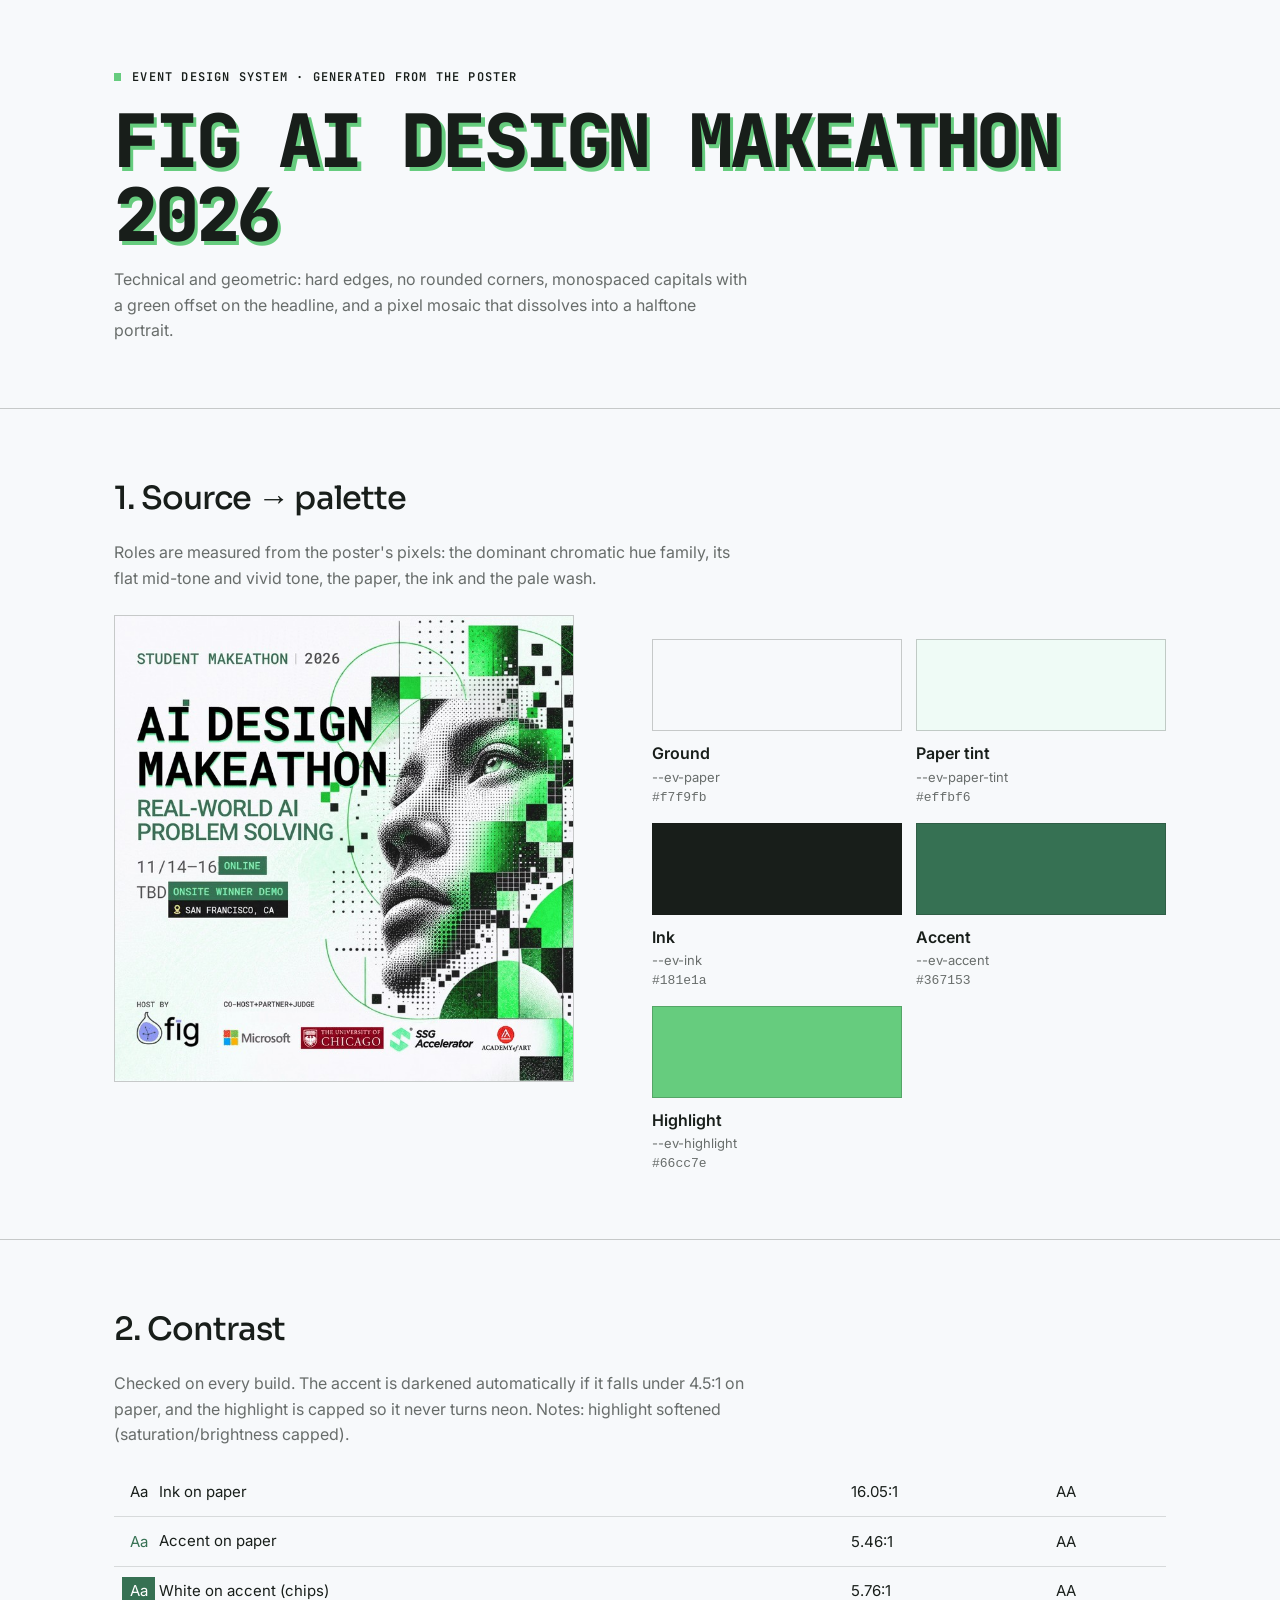
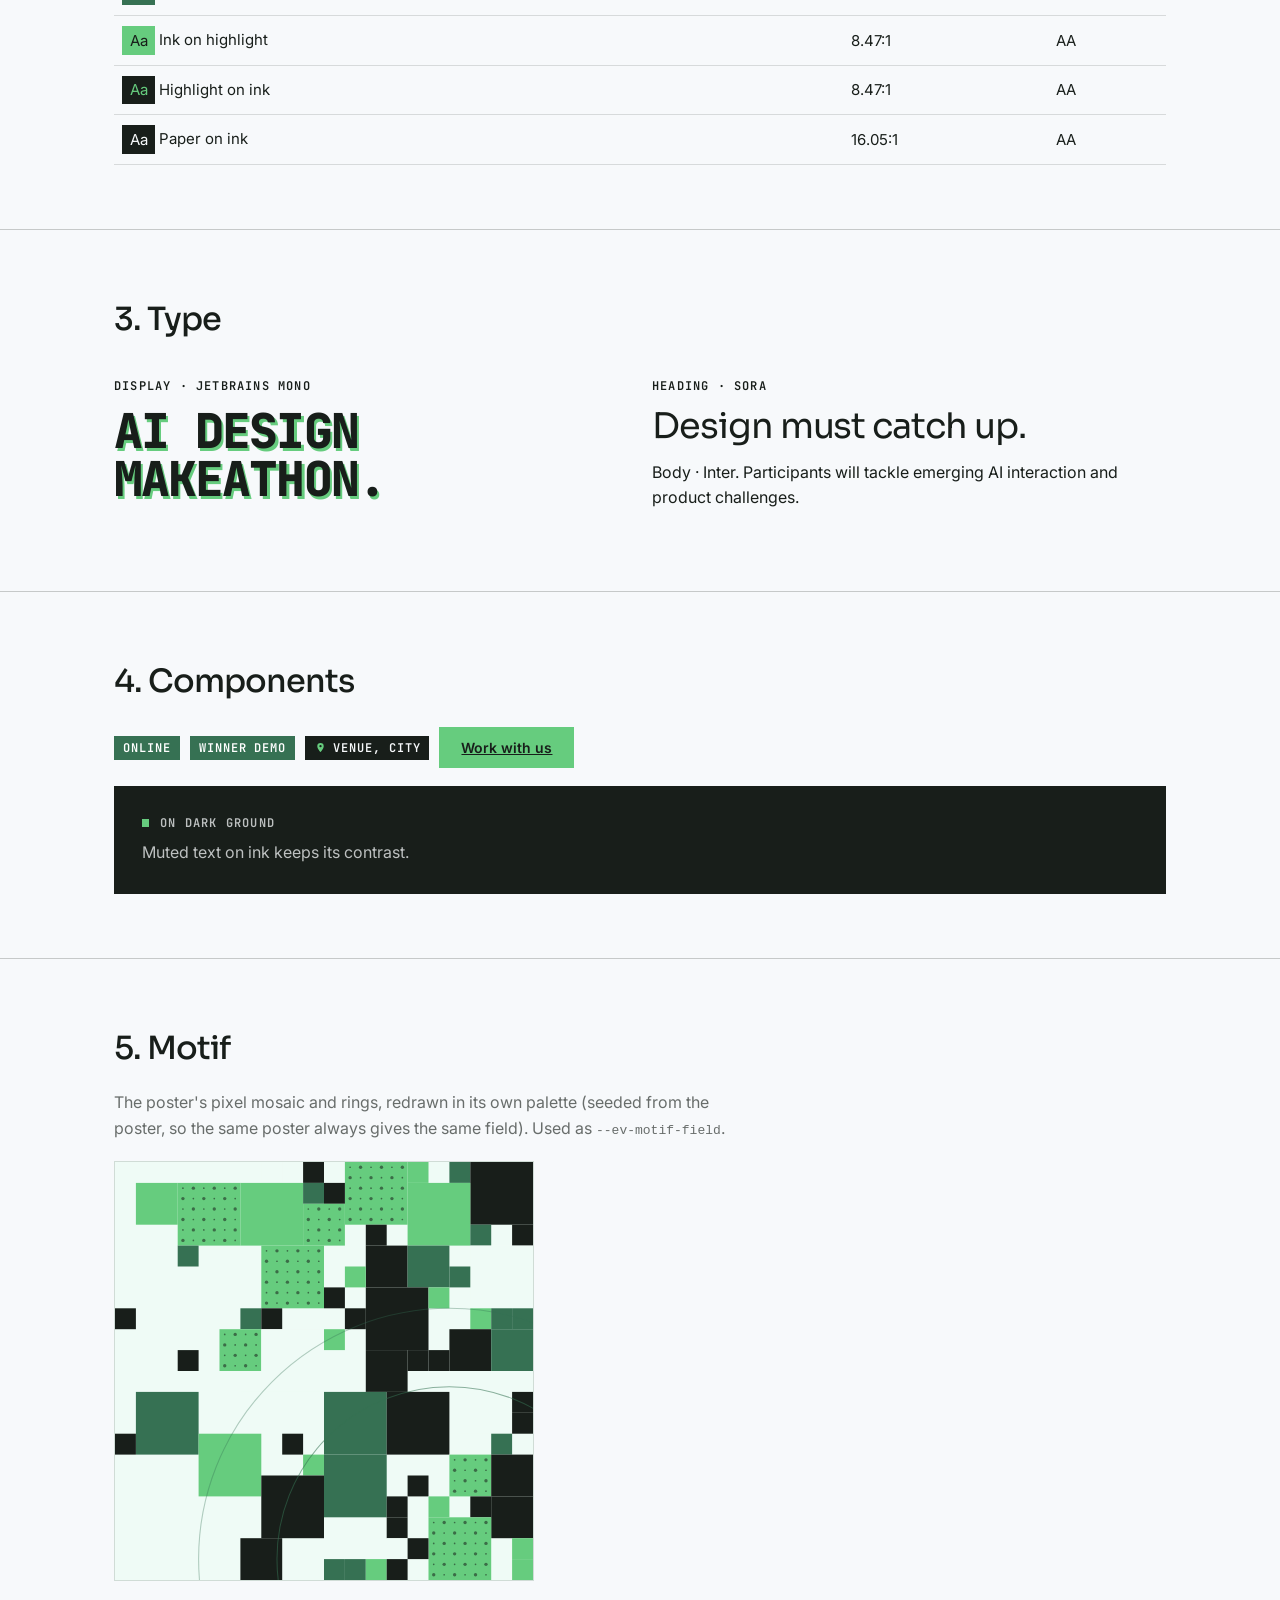
<file: events/ai-design-makeathon-sponsorship/design-system.html>
<!doctype html><html lang="en"><head><meta charset="utf-8"><meta name="viewport" content="width=device-width,initial-scale=1">
<title>FIG AI Design Makeathon 2026 — Design system</title><link rel="stylesheet" href="theme.css">
<style>
*{box-sizing:border-box}body{margin:0;background:var(--ev-paper);color:var(--ev-ink);font-family:var(--ev-font-body);line-height:1.6}
.w{max-width:1180px;margin:auto;padding:0 clamp(20px,5vw,64px)}section{padding:64px 0;border-top:1px solid var(--ev-line-strong)}
h1,h2{font-family:var(--ev-font-heading);font-weight:500;letter-spacing:-.03em;margin:0}h2{font-size:2rem;margin-bottom:8px}h1{font-size:clamp(2.4rem,5vw,4rem);line-height:1}
.lead{color:var(--ev-muted);max-width:640px}.grid{display:grid;gap:24px}.g2{grid-template-columns:1fr 1fr}.sws{display:grid;grid-template-columns:repeat(5,1fr);gap:14px;margin-top:24px}
.sw i{display:block;height:92px;border:1px solid var(--ev-line-strong)}.sw b{display:block;margin-top:10px;font-weight:600}.sw span,.sw code{display:block;font-size:.8125rem;color:var(--ev-muted)}
table{border-collapse:collapse;width:100%;margin-top:20px}td{padding:10px 8px;border-bottom:1px solid var(--ev-line);font-size:.9375rem}
.dark{background:var(--ev-ink);color:var(--ev-on-dark);padding:28px}.dark p{color:var(--ev-on-dark-muted);margin:8px 0 0}
.mot{background:var(--ev-paper-tint);border:1px solid var(--ev-line);aspect-ratio:1;max-width:420px}.mot svg{width:100%;height:100%;display:block}
.btn{display:inline-block;padding:12px 22px;background:var(--ev-highlight);color:var(--ev-ink);font:600 .875rem var(--ev-font-body);border-radius:var(--ev-radius)}
@media(max-width:760px){.g2{grid-template-columns:1fr}.sws{grid-template-columns:repeat(2,1fr)}}
</style></head><body>
<header class="w" style="padding-top:56px;padding-bottom:48px"><p class="ev-label ev-mark">Event design system · generated from the poster</p>
<h1 class="ev-display" style="margin-top:18px;font-size:clamp(2.2rem,6vw,4.6rem)">FIG AI Design Makeathon 2026</h1>
<p class="lead">Technical and geometric: hard edges, no rounded corners, monospaced capitals with a green offset on the headline, and a pixel mosaic that dissolves into a halftone portrait.</p></header>
<section><div class="w"><h2>1. Source → palette</h2><p class="lead">Roles are measured from the poster's pixels: the dominant chromatic hue family, its flat mid-tone and vivid tone, the paper, the ink and the pale wash.</p>
<div class="grid g2" style="margin-top:24px;align-items:start"><img src="img/poster.jpg" alt="Source poster" style="width:100%;max-width:460px;border:1px solid var(--ev-line-strong)"><div><div class="sws" style="grid-template-columns:repeat(2,1fr)"><div class="sw"><i style="background:#f7f9fb"></i><b>Ground</b><span>--ev-paper</span><code>#f7f9fb</code></div><div class="sw"><i style="background:#effbf6"></i><b>Paper tint</b><span>--ev-paper-tint</span><code>#effbf6</code></div><div class="sw"><i style="background:#181e1a"></i><b>Ink</b><span>--ev-ink</span><code>#181e1a</code></div><div class="sw"><i style="background:#367153"></i><b>Accent</b><span>--ev-accent</span><code>#367153</code></div><div class="sw"><i style="background:#66cc7e"></i><b>Highlight</b><span>--ev-highlight</span><code>#66cc7e</code></div></div></div></div></div></section>
<section><div class="w"><h2>2. Contrast</h2><p class="lead">Checked on every build. The accent is darkened automatically if it falls under 4.5:1 on paper, and the highlight is capped so it never turns neon. Notes: highlight softened (saturation/brightness capped).</p><table><tr><td><span style="display:inline-block;width:2.2em;text-align:center;padding:.15em 0;background:#f7f9fb;color:#181e1a">Aa</span> Ink on paper</td><td>16.05:1</td><td>AA</td></tr><tr><td><span style="display:inline-block;width:2.2em;text-align:center;padding:.15em 0;background:#f7f9fb;color:#367153">Aa</span> Accent on paper</td><td>5.46:1</td><td>AA</td></tr><tr><td><span style="display:inline-block;width:2.2em;text-align:center;padding:.15em 0;background:#367153;color:#ffffff">Aa</span> White on accent (chips)</td><td>5.76:1</td><td>AA</td></tr><tr><td><span style="display:inline-block;width:2.2em;text-align:center;padding:.15em 0;background:#66cc7e;color:#181e1a">Aa</span> Ink on highlight</td><td>8.47:1</td><td>AA</td></tr><tr><td><span style="display:inline-block;width:2.2em;text-align:center;padding:.15em 0;background:#181e1a;color:#66cc7e">Aa</span> Highlight on ink</td><td>8.47:1</td><td>AA</td></tr><tr><td><span style="display:inline-block;width:2.2em;text-align:center;padding:.15em 0;background:#181e1a;color:#f7f9fb">Aa</span> Paper on ink</td><td>16.05:1</td><td>AA</td></tr></table></div></section>
<section><div class="w"><h2>3. Type</h2><div class="grid g2" style="margin-top:20px"><div><p class="ev-label">Display · JetBrains Mono</p><div class="ev-display" style="font-size:3rem;line-height:1">AI Design<br>Makeathon.</div></div>
<div><p class="ev-label">Heading · Sora</p><div style="font-family:var(--ev-font-heading);font-size:2.2rem;line-height:1.1;letter-spacing:-.03em">Design must catch up.</div><p style="margin-top:14px">Body · Inter. Participants will tackle emerging AI interaction and product challenges.</p></div></div></div></section>
<section><div class="w"><h2>4. Components</h2><div class="grid" style="margin-top:20px;gap:18px"><div style="display:flex;gap:10px;flex-wrap:wrap;align-items:center"><span class="ev-chip">Online</span><span class="ev-chip">Winner demo</span><span class="ev-chip ev-chip--ink ev-chip--pin">Venue, City</span><a class="btn" href="#">Work with us</a></div>
<div class="dark"><p class="ev-label ev-mark" style="margin:0">On dark ground</p><p>Muted text on ink keeps its contrast.</p></div></div></div></section>
<section><div class="w"><h2>5. Motif</h2><p class="lead">The poster's pixel mosaic and rings, redrawn in its own palette (seeded from the poster, so the same poster always gives the same field). Used as <code>--ev-motif-field</code>.</p><div class="mot" style="margin-top:20px"><svg xmlns="http://www.w3.org/2000/svg" viewBox="0 0 800 800"><rect x="280" y="0" width="40" height="40" fill="#effbf6"/><rect x="360" y="0" width="40" height="40" fill="#181e1a"/><rect x="440" y="0" width="120" height="120" fill="#66cc7e"/><circle cx="450.0" cy="10.0" r="1.6" fill="#181e1a" opacity=".55"/><circle cx="470.0" cy="10.0" r="3.2" fill="#181e1a" opacity=".55"/><circle cx="490.0" cy="10.0" r="1.6" fill="#181e1a" opacity=".55"/><circle cx="510.0" cy="10.0" r="3.2" fill="#181e1a" opacity=".55"/><circle cx="530.0" cy="10.0" r="1.6" fill="#181e1a" opacity=".55"/><circle cx="550.0" cy="10.0" r="3.2" fill="#181e1a" opacity=".55"/><circle cx="450.0" cy="30.0" r="3.2" fill="#181e1a" opacity=".55"/><circle cx="470.0" cy="30.0" r="1.6" fill="#181e1a" opacity=".55"/><circle cx="490.0" cy="30.0" r="3.2" fill="#181e1a" opacity=".55"/><circle cx="510.0" cy="30.0" r="1.6" fill="#181e1a" opacity=".55"/><circle cx="530.0" cy="30.0" r="3.2" fill="#181e1a" opacity=".55"/><circle cx="550.0" cy="30.0" r="1.6" fill="#181e1a" opacity=".55"/><circle cx="450.0" cy="50.0" r="1.6" fill="#181e1a" opacity=".55"/><circle cx="470.0" cy="50.0" r="3.2" fill="#181e1a" opacity=".55"/><circle cx="490.0" cy="50.0" r="1.6" fill="#181e1a" opacity=".55"/><circle cx="510.0" cy="50.0" r="3.2" fill="#181e1a" opacity=".55"/><circle cx="530.0" cy="50.0" r="1.6" fill="#181e1a" opacity=".55"/><circle cx="550.0" cy="50.0" r="3.2" fill="#181e1a" opacity=".55"/><circle cx="450.0" cy="70.0" r="3.2" fill="#181e1a" opacity=".55"/><circle cx="470.0" cy="70.0" r="1.6" fill="#181e1a" opacity=".55"/><circle cx="490.0" cy="70.0" r="3.2" fill="#181e1a" opacity=".55"/><circle cx="510.0" cy="70.0" r="1.6" fill="#181e1a" opacity=".55"/><circle cx="530.0" cy="70.0" r="3.2" fill="#181e1a" opacity=".55"/><circle cx="550.0" cy="70.0" r="1.6" fill="#181e1a" opacity=".55"/><circle cx="450.0" cy="90.0" r="1.6" fill="#181e1a" opacity=".55"/><circle cx="470.0" cy="90.0" r="3.2" fill="#181e1a" opacity=".55"/><circle cx="490.0" cy="90.0" r="1.6" fill="#181e1a" opacity=".55"/><circle cx="510.0" cy="90.0" r="3.2" fill="#181e1a" opacity=".55"/><circle cx="530.0" cy="90.0" r="1.6" fill="#181e1a" opacity=".55"/><circle cx="550.0" cy="90.0" r="3.2" fill="#181e1a" opacity=".55"/><circle cx="450.0" cy="110.0" r="3.2" fill="#181e1a" opacity=".55"/><circle cx="470.0" cy="110.0" r="1.6" fill="#181e1a" opacity=".55"/><circle cx="490.0" cy="110.0" r="3.2" fill="#181e1a" opacity=".55"/><circle cx="510.0" cy="110.0" r="1.6" fill="#181e1a" opacity=".55"/><circle cx="530.0" cy="110.0" r="3.2" fill="#181e1a" opacity=".55"/><circle cx="550.0" cy="110.0" r="1.6" fill="#181e1a" opacity=".55"/><rect x="560" y="0" width="40" height="40" fill="#66cc7e"/><rect x="640" y="0" width="40" height="40" fill="#367153"/><rect x="680" y="0" width="120" height="120" fill="#181e1a"/><rect x="40" y="40" width="80" height="80" fill="#66cc7e"/><rect x="120" y="40" width="120" height="120" fill="#66cc7e"/><circle cx="130.0" cy="50.0" r="1.6" fill="#181e1a" opacity=".55"/><circle cx="150.0" cy="50.0" r="3.2" fill="#181e1a" opacity=".55"/><circle cx="170.0" cy="50.0" r="1.6" fill="#181e1a" opacity=".55"/><circle cx="190.0" cy="50.0" r="3.2" fill="#181e1a" opacity=".55"/><circle cx="210.0" cy="50.0" r="1.6" fill="#181e1a" opacity=".55"/><circle cx="230.0" cy="50.0" r="3.2" fill="#181e1a" opacity=".55"/><circle cx="130.0" cy="70.0" r="3.2" fill="#181e1a" opacity=".55"/><circle cx="150.0" cy="70.0" r="1.6" fill="#181e1a" opacity=".55"/><circle cx="170.0" cy="70.0" r="3.2" fill="#181e1a" opacity=".55"/><circle cx="190.0" cy="70.0" r="1.6" fill="#181e1a" opacity=".55"/><circle cx="210.0" cy="70.0" r="3.2" fill="#181e1a" opacity=".55"/><circle cx="230.0" cy="70.0" r="1.6" fill="#181e1a" opacity=".55"/><circle cx="130.0" cy="90.0" r="1.6" fill="#181e1a" opacity=".55"/><circle cx="150.0" cy="90.0" r="3.2" fill="#181e1a" opacity=".55"/><circle cx="170.0" cy="90.0" r="1.6" fill="#181e1a" opacity=".55"/><circle cx="190.0" cy="90.0" r="3.2" fill="#181e1a" opacity=".55"/><circle cx="210.0" cy="90.0" r="1.6" fill="#181e1a" opacity=".55"/><circle cx="230.0" cy="90.0" r="3.2" fill="#181e1a" opacity=".55"/><circle cx="130.0" cy="110.0" r="3.2" fill="#181e1a" opacity=".55"/><circle cx="150.0" cy="110.0" r="1.6" fill="#181e1a" opacity=".55"/><circle cx="170.0" cy="110.0" r="3.2" fill="#181e1a" opacity=".55"/><circle cx="190.0" cy="110.0" r="1.6" fill="#181e1a" opacity=".55"/><circle cx="210.0" cy="110.0" r="3.2" fill="#181e1a" opacity=".55"/><circle cx="230.0" cy="110.0" r="1.6" fill="#181e1a" opacity=".55"/><circle cx="130.0" cy="130.0" r="1.6" fill="#181e1a" opacity=".55"/><circle cx="150.0" cy="130.0" r="3.2" fill="#181e1a" opacity=".55"/><circle cx="170.0" cy="130.0" r="1.6" fill="#181e1a" opacity=".55"/><circle cx="190.0" cy="130.0" r="3.2" fill="#181e1a" opacity=".55"/><circle cx="210.0" cy="130.0" r="1.6" fill="#181e1a" opacity=".55"/><circle cx="230.0" cy="130.0" r="3.2" fill="#181e1a" opacity=".55"/><circle cx="130.0" cy="150.0" r="3.2" fill="#181e1a" opacity=".55"/><circle cx="150.0" cy="150.0" r="1.6" fill="#181e1a" opacity=".55"/><circle cx="170.0" cy="150.0" r="3.2" fill="#181e1a" opacity=".55"/><circle cx="190.0" cy="150.0" r="1.6" fill="#181e1a" opacity=".55"/><circle cx="210.0" cy="150.0" r="3.2" fill="#181e1a" opacity=".55"/><circle cx="230.0" cy="150.0" r="1.6" fill="#181e1a" opacity=".55"/><rect x="240" y="40" width="120" height="120" fill="#66cc7e"/><rect x="360" y="40" width="40" height="40" fill="#367153"/><rect x="400" y="40" width="40" height="40" fill="#181e1a"/><rect x="560" y="40" width="120" height="120" fill="#66cc7e"/><rect x="360" y="80" width="80" height="80" fill="#66cc7e"/><circle cx="370.0" cy="90.0" r="1.6" fill="#181e1a" opacity=".55"/><circle cx="390.0" cy="90.0" r="3.2" fill="#181e1a" opacity=".55"/><circle cx="410.0" cy="90.0" r="1.6" fill="#181e1a" opacity=".55"/><circle cx="430.0" cy="90.0" r="3.2" fill="#181e1a" opacity=".55"/><circle cx="370.0" cy="110.0" r="3.2" fill="#181e1a" opacity=".55"/><circle cx="390.0" cy="110.0" r="1.6" fill="#181e1a" opacity=".55"/><circle cx="410.0" cy="110.0" r="3.2" fill="#181e1a" opacity=".55"/><circle cx="430.0" cy="110.0" r="1.6" fill="#181e1a" opacity=".55"/><circle cx="370.0" cy="130.0" r="1.6" fill="#181e1a" opacity=".55"/><circle cx="390.0" cy="130.0" r="3.2" fill="#181e1a" opacity=".55"/><circle cx="410.0" cy="130.0" r="1.6" fill="#181e1a" opacity=".55"/><circle cx="430.0" cy="130.0" r="3.2" fill="#181e1a" opacity=".55"/><circle cx="370.0" cy="150.0" r="3.2" fill="#181e1a" opacity=".55"/><circle cx="390.0" cy="150.0" r="1.6" fill="#181e1a" opacity=".55"/><circle cx="410.0" cy="150.0" r="3.2" fill="#181e1a" opacity=".55"/><circle cx="430.0" cy="150.0" r="1.6" fill="#181e1a" opacity=".55"/><rect x="480" y="120" width="40" height="40" fill="#181e1a"/><rect x="680" y="120" width="40" height="40" fill="#367153"/><rect x="760" y="120" width="40" height="40" fill="#181e1a"/><rect x="120" y="160" width="40" height="40" fill="#367153"/><rect x="280" y="160" width="120" height="120" fill="#66cc7e"/><circle cx="290.0" cy="170.0" r="1.6" fill="#181e1a" opacity=".55"/><circle cx="310.0" cy="170.0" r="3.2" fill="#181e1a" opacity=".55"/><circle cx="330.0" cy="170.0" r="1.6" fill="#181e1a" opacity=".55"/><circle cx="350.0" cy="170.0" r="3.2" fill="#181e1a" opacity=".55"/><circle cx="370.0" cy="170.0" r="1.6" fill="#181e1a" opacity=".55"/><circle cx="390.0" cy="170.0" r="3.2" fill="#181e1a" opacity=".55"/><circle cx="290.0" cy="190.0" r="3.2" fill="#181e1a" opacity=".55"/><circle cx="310.0" cy="190.0" r="1.6" fill="#181e1a" opacity=".55"/><circle cx="330.0" cy="190.0" r="3.2" fill="#181e1a" opacity=".55"/><circle cx="350.0" cy="190.0" r="1.6" fill="#181e1a" opacity=".55"/><circle cx="370.0" cy="190.0" r="3.2" fill="#181e1a" opacity=".55"/><circle cx="390.0" cy="190.0" r="1.6" fill="#181e1a" opacity=".55"/><circle cx="290.0" cy="210.0" r="1.6" fill="#181e1a" opacity=".55"/><circle cx="310.0" cy="210.0" r="3.2" fill="#181e1a" opacity=".55"/><circle cx="330.0" cy="210.0" r="1.6" fill="#181e1a" opacity=".55"/><circle cx="350.0" cy="210.0" r="3.2" fill="#181e1a" opacity=".55"/><circle cx="370.0" cy="210.0" r="1.6" fill="#181e1a" opacity=".55"/><circle cx="390.0" cy="210.0" r="3.2" fill="#181e1a" opacity=".55"/><circle cx="290.0" cy="230.0" r="3.2" fill="#181e1a" opacity=".55"/><circle cx="310.0" cy="230.0" r="1.6" fill="#181e1a" opacity=".55"/><circle cx="330.0" cy="230.0" r="3.2" fill="#181e1a" opacity=".55"/><circle cx="350.0" cy="230.0" r="1.6" fill="#181e1a" opacity=".55"/><circle cx="370.0" cy="230.0" r="3.2" fill="#181e1a" opacity=".55"/><circle cx="390.0" cy="230.0" r="1.6" fill="#181e1a" opacity=".55"/><circle cx="290.0" cy="250.0" r="1.6" fill="#181e1a" opacity=".55"/><circle cx="310.0" cy="250.0" r="3.2" fill="#181e1a" opacity=".55"/><circle cx="330.0" cy="250.0" r="1.6" fill="#181e1a" opacity=".55"/><circle cx="350.0" cy="250.0" r="3.2" fill="#181e1a" opacity=".55"/><circle cx="370.0" cy="250.0" r="1.6" fill="#181e1a" opacity=".55"/><circle cx="390.0" cy="250.0" r="3.2" fill="#181e1a" opacity=".55"/><circle cx="290.0" cy="270.0" r="3.2" fill="#181e1a" opacity=".55"/><circle cx="310.0" cy="270.0" r="1.6" fill="#181e1a" opacity=".55"/><circle cx="330.0" cy="270.0" r="3.2" fill="#181e1a" opacity=".55"/><circle cx="350.0" cy="270.0" r="1.6" fill="#181e1a" opacity=".55"/><circle cx="370.0" cy="270.0" r="3.2" fill="#181e1a" opacity=".55"/><circle cx="390.0" cy="270.0" r="1.6" fill="#181e1a" opacity=".55"/><rect x="480" y="160" width="80" height="80" fill="#181e1a"/><rect x="560" y="160" width="80" height="80" fill="#367153"/><rect x="680" y="160" width="120" height="120" fill="#effbf6"/><rect x="440" y="200" width="40" height="40" fill="#66cc7e"/><rect x="640" y="200" width="40" height="40" fill="#367153"/><rect x="400" y="240" width="40" height="40" fill="#181e1a"/><rect x="480" y="240" width="120" height="120" fill="#181e1a"/><rect x="600" y="240" width="40" height="40" fill="#66cc7e"/><rect x="0" y="280" width="40" height="40" fill="#181e1a"/><rect x="240" y="280" width="40" height="40" fill="#367153"/><rect x="280" y="280" width="40" height="40" fill="#181e1a"/><rect x="440" y="280" width="40" height="40" fill="#181e1a"/><rect x="680" y="280" width="40" height="40" fill="#66cc7e"/><rect x="720" y="280" width="40" height="40" fill="#367153"/><rect x="760" y="280" width="40" height="40" fill="#367153"/><rect x="200" y="320" width="80" height="80" fill="#66cc7e"/><circle cx="210.0" cy="330.0" r="1.6" fill="#181e1a" opacity=".55"/><circle cx="230.0" cy="330.0" r="3.2" fill="#181e1a" opacity=".55"/><circle cx="250.0" cy="330.0" r="1.6" fill="#181e1a" opacity=".55"/><circle cx="270.0" cy="330.0" r="3.2" fill="#181e1a" opacity=".55"/><circle cx="210.0" cy="350.0" r="3.2" fill="#181e1a" opacity=".55"/><circle cx="230.0" cy="350.0" r="1.6" fill="#181e1a" opacity=".55"/><circle cx="250.0" cy="350.0" r="3.2" fill="#181e1a" opacity=".55"/><circle cx="270.0" cy="350.0" r="1.6" fill="#181e1a" opacity=".55"/><circle cx="210.0" cy="370.0" r="1.6" fill="#181e1a" opacity=".55"/><circle cx="230.0" cy="370.0" r="3.2" fill="#181e1a" opacity=".55"/><circle cx="250.0" cy="370.0" r="1.6" fill="#181e1a" opacity=".55"/><circle cx="270.0" cy="370.0" r="3.2" fill="#181e1a" opacity=".55"/><circle cx="210.0" cy="390.0" r="3.2" fill="#181e1a" opacity=".55"/><circle cx="230.0" cy="390.0" r="1.6" fill="#181e1a" opacity=".55"/><circle cx="250.0" cy="390.0" r="3.2" fill="#181e1a" opacity=".55"/><circle cx="270.0" cy="390.0" r="1.6" fill="#181e1a" opacity=".55"/><rect x="280" y="320" width="120" height="120" fill="#effbf6"/><rect x="400" y="320" width="40" height="40" fill="#66cc7e"/><rect x="640" y="320" width="80" height="80" fill="#181e1a"/><rect x="720" y="320" width="80" height="80" fill="#367153"/><rect x="120" y="360" width="40" height="40" fill="#181e1a"/><rect x="480" y="360" width="80" height="80" fill="#181e1a"/><rect x="560" y="360" width="40" height="40" fill="#181e1a"/><rect x="600" y="360" width="40" height="40" fill="#181e1a"/><rect x="240" y="400" width="40" height="40" fill="#effbf6"/><rect x="640" y="400" width="120" height="120" fill="#effbf6"/><rect x="40" y="440" width="120" height="120" fill="#367153"/><rect x="400" y="440" width="120" height="120" fill="#367153"/><rect x="520" y="440" width="120" height="120" fill="#181e1a"/><rect x="760" y="440" width="40" height="40" fill="#181e1a"/><rect x="760" y="480" width="40" height="40" fill="#181e1a"/><rect x="0" y="520" width="40" height="40" fill="#181e1a"/><rect x="160" y="520" width="120" height="120" fill="#66cc7e"/><rect x="320" y="520" width="40" height="40" fill="#181e1a"/><rect x="720" y="520" width="40" height="40" fill="#367153"/><rect x="360" y="560" width="40" height="40" fill="#66cc7e"/><rect x="400" y="560" width="120" height="120" fill="#367153"/><rect x="640" y="560" width="80" height="80" fill="#66cc7e"/><circle cx="650.0" cy="570.0" r="1.6" fill="#181e1a" opacity=".55"/><circle cx="670.0" cy="570.0" r="3.2" fill="#181e1a" opacity=".55"/><circle cx="690.0" cy="570.0" r="1.6" fill="#181e1a" opacity=".55"/><circle cx="710.0" cy="570.0" r="3.2" fill="#181e1a" opacity=".55"/><circle cx="650.0" cy="590.0" r="3.2" fill="#181e1a" opacity=".55"/><circle cx="670.0" cy="590.0" r="1.6" fill="#181e1a" opacity=".55"/><circle cx="690.0" cy="590.0" r="3.2" fill="#181e1a" opacity=".55"/><circle cx="710.0" cy="590.0" r="1.6" fill="#181e1a" opacity=".55"/><circle cx="650.0" cy="610.0" r="1.6" fill="#181e1a" opacity=".55"/><circle cx="670.0" cy="610.0" r="3.2" fill="#181e1a" opacity=".55"/><circle cx="690.0" cy="610.0" r="1.6" fill="#181e1a" opacity=".55"/><circle cx="710.0" cy="610.0" r="3.2" fill="#181e1a" opacity=".55"/><circle cx="650.0" cy="630.0" r="3.2" fill="#181e1a" opacity=".55"/><circle cx="670.0" cy="630.0" r="1.6" fill="#181e1a" opacity=".55"/><circle cx="690.0" cy="630.0" r="3.2" fill="#181e1a" opacity=".55"/><circle cx="710.0" cy="630.0" r="1.6" fill="#181e1a" opacity=".55"/><rect x="720" y="560" width="80" height="80" fill="#181e1a"/><rect x="280" y="600" width="120" height="120" fill="#181e1a"/><rect x="560" y="600" width="40" height="40" fill="#181e1a"/><rect x="520" y="640" width="40" height="40" fill="#181e1a"/><rect x="600" y="640" width="40" height="40" fill="#66cc7e"/><rect x="680" y="640" width="40" height="40" fill="#181e1a"/><rect x="720" y="640" width="80" height="80" fill="#181e1a"/><rect x="520" y="680" width="40" height="40" fill="#181e1a"/><rect x="600" y="680" width="120" height="120" fill="#66cc7e"/><circle cx="610.0" cy="690.0" r="1.6" fill="#181e1a" opacity=".55"/><circle cx="630.0" cy="690.0" r="3.2" fill="#181e1a" opacity=".55"/><circle cx="650.0" cy="690.0" r="1.6" fill="#181e1a" opacity=".55"/><circle cx="670.0" cy="690.0" r="3.2" fill="#181e1a" opacity=".55"/><circle cx="690.0" cy="690.0" r="1.6" fill="#181e1a" opacity=".55"/><circle cx="710.0" cy="690.0" r="3.2" fill="#181e1a" opacity=".55"/><circle cx="610.0" cy="710.0" r="3.2" fill="#181e1a" opacity=".55"/><circle cx="630.0" cy="710.0" r="1.6" fill="#181e1a" opacity=".55"/><circle cx="650.0" cy="710.0" r="3.2" fill="#181e1a" opacity=".55"/><circle cx="670.0" cy="710.0" r="1.6" fill="#181e1a" opacity=".55"/><circle cx="690.0" cy="710.0" r="3.2" fill="#181e1a" opacity=".55"/><circle cx="710.0" cy="710.0" r="1.6" fill="#181e1a" opacity=".55"/><circle cx="610.0" cy="730.0" r="1.6" fill="#181e1a" opacity=".55"/><circle cx="630.0" cy="730.0" r="3.2" fill="#181e1a" opacity=".55"/><circle cx="650.0" cy="730.0" r="1.6" fill="#181e1a" opacity=".55"/><circle cx="670.0" cy="730.0" r="3.2" fill="#181e1a" opacity=".55"/><circle cx="690.0" cy="730.0" r="1.6" fill="#181e1a" opacity=".55"/><circle cx="710.0" cy="730.0" r="3.2" fill="#181e1a" opacity=".55"/><circle cx="610.0" cy="750.0" r="3.2" fill="#181e1a" opacity=".55"/><circle cx="630.0" cy="750.0" r="1.6" fill="#181e1a" opacity=".55"/><circle cx="650.0" cy="750.0" r="3.2" fill="#181e1a" opacity=".55"/><circle cx="670.0" cy="750.0" r="1.6" fill="#181e1a" opacity=".55"/><circle cx="690.0" cy="750.0" r="3.2" fill="#181e1a" opacity=".55"/><circle cx="710.0" cy="750.0" r="1.6" fill="#181e1a" opacity=".55"/><circle cx="610.0" cy="770.0" r="1.6" fill="#181e1a" opacity=".55"/><circle cx="630.0" cy="770.0" r="3.2" fill="#181e1a" opacity=".55"/><circle cx="650.0" cy="770.0" r="1.6" fill="#181e1a" opacity=".55"/><circle cx="670.0" cy="770.0" r="3.2" fill="#181e1a" opacity=".55"/><circle cx="690.0" cy="770.0" r="1.6" fill="#181e1a" opacity=".55"/><circle cx="710.0" cy="770.0" r="3.2" fill="#181e1a" opacity=".55"/><circle cx="610.0" cy="790.0" r="3.2" fill="#181e1a" opacity=".55"/><circle cx="630.0" cy="790.0" r="1.6" fill="#181e1a" opacity=".55"/><circle cx="650.0" cy="790.0" r="3.2" fill="#181e1a" opacity=".55"/><circle cx="670.0" cy="790.0" r="1.6" fill="#181e1a" opacity=".55"/><circle cx="690.0" cy="790.0" r="3.2" fill="#181e1a" opacity=".55"/><circle cx="710.0" cy="790.0" r="1.6" fill="#181e1a" opacity=".55"/><rect x="240" y="720" width="80" height="80" fill="#181e1a"/><rect x="520" y="720" width="40" height="40" fill="#effbf6"/><rect x="560" y="720" width="40" height="40" fill="#181e1a"/><rect x="760" y="720" width="40" height="40" fill="#66cc7e"/><rect x="400" y="760" width="40" height="40" fill="#367153"/><rect x="440" y="760" width="40" height="40" fill="#367153"/><rect x="480" y="760" width="40" height="40" fill="#66cc7e"/><rect x="520" y="760" width="40" height="40" fill="#181e1a"/><rect x="760" y="760" width="40" height="40" fill="#66cc7e"/><circle cx="640" cy="760" r="330" fill="none" stroke="#367153" stroke-width="2" opacity="0.55"/><circle cx="640" cy="760" r="480" fill="none" stroke="#367153" stroke-width="2" opacity="0.35000000000000003"/></svg></div></div></section>
</body></html>
</file>
<file: events/ai-design-makeathon/theme.css>
/* GENERATED by tools/event-theme/build.py from the event poster. Do not edit by hand:
   change poster-profile.json or the poster and run the script again. */
@import url('https://fonts.googleapis.com/css2?family=JetBrains+Mono:wght@600;700;800&family=Sora:wght@400;500;600;700&family=Inter:wght@400;500;600;700&display=swap');
:root{
  /* colour: measured from the poster */
  --ev-paper:#f7f9fb;
  --ev-paper-tint:#effbf6;
  --ev-ink:#181e1a;
  --ev-accent:#367153;
  --ev-highlight:#66cc7e;
  --ev-white:#ffffff;
  /* derived neutrals */
  --ev-ink-soft:color-mix(in srgb,var(--ev-ink) 76%,var(--ev-paper));
  --ev-muted:color-mix(in srgb,var(--ev-ink) 64%,var(--ev-paper));
  --ev-faint:color-mix(in srgb,var(--ev-ink) 50%,var(--ev-paper));
  --ev-line:color-mix(in srgb,var(--ev-ink) 14%,transparent);
  --ev-line-strong:color-mix(in srgb,var(--ev-ink) 22%,transparent);
  --ev-on-dark:var(--ev-paper);
  --ev-on-dark-muted:color-mix(in srgb,var(--ev-paper) 74%,transparent);
  --ev-on-dark-line:color-mix(in srgb,var(--ev-paper) 18%,transparent);
  /* shape + type */
  --ev-radius:0px;
  --ev-font-display:'JetBrains Mono',ui-monospace,Menlo,monospace;
  --ev-font-label:'JetBrains Mono',ui-monospace,Menlo,monospace;
  --ev-font-heading:'Sora',-apple-system,sans-serif;
  --ev-font-body:'Inter',-apple-system,sans-serif;
  /* motif: the poster's pixel mosaic, as an image */
  --ev-motif-field:url("data:image/svg+xml,%3Csvg xmlns=%22http://www.w3.org/2000/svg%22 viewBox=%220 0 800 800%22%3E%3Crect x=%22280%22 y=%220%22 width=%2240%22 height=%2240%22 fill=%22%23effbf6%22/%3E%3Crect x=%22360%22 y=%220%22 width=%2240%22 height=%2240%22 fill=%22%23181e1a%22/%3E%3Crect x=%22440%22 y=%220%22 width=%22120%22 height=%22120%22 fill=%22%2366cc7e%22/%3E%3Ccircle cx=%22450.0%22 cy=%2210.0%22 r=%221.6%22 fill=%22%23181e1a%22 opacity=%22.55%22/%3E%3Ccircle cx=%22470.0%22 cy=%2210.0%22 r=%223.2%22 fill=%22%23181e1a%22 opacity=%22.55%22/%3E%3Ccircle cx=%22490.0%22 cy=%2210.0%22 r=%221.6%22 fill=%22%23181e1a%22 opacity=%22.55%22/%3E%3Ccircle cx=%22510.0%22 cy=%2210.0%22 r=%223.2%22 fill=%22%23181e1a%22 opacity=%22.55%22/%3E%3Ccircle cx=%22530.0%22 cy=%2210.0%22 r=%221.6%22 fill=%22%23181e1a%22 opacity=%22.55%22/%3E%3Ccircle cx=%22550.0%22 cy=%2210.0%22 r=%223.2%22 fill=%22%23181e1a%22 opacity=%22.55%22/%3E%3Ccircle cx=%22450.0%22 cy=%2230.0%22 r=%223.2%22 fill=%22%23181e1a%22 opacity=%22.55%22/%3E%3Ccircle cx=%22470.0%22 cy=%2230.0%22 r=%221.6%22 fill=%22%23181e1a%22 opacity=%22.55%22/%3E%3Ccircle cx=%22490.0%22 cy=%2230.0%22 r=%223.2%22 fill=%22%23181e1a%22 opacity=%22.55%22/%3E%3Ccircle cx=%22510.0%22 cy=%2230.0%22 r=%221.6%22 fill=%22%23181e1a%22 opacity=%22.55%22/%3E%3Ccircle cx=%22530.0%22 cy=%2230.0%22 r=%223.2%22 fill=%22%23181e1a%22 opacity=%22.55%22/%3E%3Ccircle cx=%22550.0%22 cy=%2230.0%22 r=%221.6%22 fill=%22%23181e1a%22 opacity=%22.55%22/%3E%3Ccircle cx=%22450.0%22 cy=%2250.0%22 r=%221.6%22 fill=%22%23181e1a%22 opacity=%22.55%22/%3E%3Ccircle cx=%22470.0%22 cy=%2250.0%22 r=%223.2%22 fill=%22%23181e1a%22 opacity=%22.55%22/%3E%3Ccircle cx=%22490.0%22 cy=%2250.0%22 r=%221.6%22 fill=%22%23181e1a%22 opacity=%22.55%22/%3E%3Ccircle cx=%22510.0%22 cy=%2250.0%22 r=%223.2%22 fill=%22%23181e1a%22 opacity=%22.55%22/%3E%3Ccircle cx=%22530.0%22 cy=%2250.0%22 r=%221.6%22 fill=%22%23181e1a%22 opacity=%22.55%22/%3E%3Ccircle cx=%22550.0%22 cy=%2250.0%22 r=%223.2%22 fill=%22%23181e1a%22 opacity=%22.55%22/%3E%3Ccircle cx=%22450.0%22 cy=%2270.0%22 r=%223.2%22 fill=%22%23181e1a%22 opacity=%22.55%22/%3E%3Ccircle cx=%22470.0%22 cy=%2270.0%22 r=%221.6%22 fill=%22%23181e1a%22 opacity=%22.55%22/%3E%3Ccircle cx=%22490.0%22 cy=%2270.0%22 r=%223.2%22 fill=%22%23181e1a%22 opacity=%22.55%22/%3E%3Ccircle cx=%22510.0%22 cy=%2270.0%22 r=%221.6%22 fill=%22%23181e1a%22 opacity=%22.55%22/%3E%3Ccircle cx=%22530.0%22 cy=%2270.0%22 r=%223.2%22 fill=%22%23181e1a%22 opacity=%22.55%22/%3E%3Ccircle cx=%22550.0%22 cy=%2270.0%22 r=%221.6%22 fill=%22%23181e1a%22 opacity=%22.55%22/%3E%3Ccircle cx=%22450.0%22 cy=%2290.0%22 r=%221.6%22 fill=%22%23181e1a%22 opacity=%22.55%22/%3E%3Ccircle cx=%22470.0%22 cy=%2290.0%22 r=%223.2%22 fill=%22%23181e1a%22 opacity=%22.55%22/%3E%3Ccircle cx=%22490.0%22 cy=%2290.0%22 r=%221.6%22 fill=%22%23181e1a%22 opacity=%22.55%22/%3E%3Ccircle cx=%22510.0%22 cy=%2290.0%22 r=%223.2%22 fill=%22%23181e1a%22 opacity=%22.55%22/%3E%3Ccircle cx=%22530.0%22 cy=%2290.0%22 r=%221.6%22 fill=%22%23181e1a%22 opacity=%22.55%22/%3E%3Ccircle cx=%22550.0%22 cy=%2290.0%22 r=%223.2%22 fill=%22%23181e1a%22 opacity=%22.55%22/%3E%3Ccircle cx=%22450.0%22 cy=%22110.0%22 r=%223.2%22 fill=%22%23181e1a%22 opacity=%22.55%22/%3E%3Ccircle cx=%22470.0%22 cy=%22110.0%22 r=%221.6%22 fill=%22%23181e1a%22 opacity=%22.55%22/%3E%3Ccircle cx=%22490.0%22 cy=%22110.0%22 r=%223.2%22 fill=%22%23181e1a%22 opacity=%22.55%22/%3E%3Ccircle cx=%22510.0%22 cy=%22110.0%22 r=%221.6%22 fill=%22%23181e1a%22 opacity=%22.55%22/%3E%3Ccircle cx=%22530.0%22 cy=%22110.0%22 r=%223.2%22 fill=%22%23181e1a%22 opacity=%22.55%22/%3E%3Ccircle cx=%22550.0%22 cy=%22110.0%22 r=%221.6%22 fill=%22%23181e1a%22 opacity=%22.55%22/%3E%3Crect x=%22560%22 y=%220%22 width=%2240%22 height=%2240%22 fill=%22%2366cc7e%22/%3E%3Crect x=%22640%22 y=%220%22 width=%2240%22 height=%2240%22 fill=%22%23367153%22/%3E%3Crect x=%22680%22 y=%220%22 width=%22120%22 height=%22120%22 fill=%22%23181e1a%22/%3E%3Crect x=%2240%22 y=%2240%22 width=%2280%22 height=%2280%22 fill=%22%2366cc7e%22/%3E%3Crect x=%22120%22 y=%2240%22 width=%22120%22 height=%22120%22 fill=%22%2366cc7e%22/%3E%3Ccircle cx=%22130.0%22 cy=%2250.0%22 r=%221.6%22 fill=%22%23181e1a%22 opacity=%22.55%22/%3E%3Ccircle cx=%22150.0%22 cy=%2250.0%22 r=%223.2%22 fill=%22%23181e1a%22 opacity=%22.55%22/%3E%3Ccircle cx=%22170.0%22 cy=%2250.0%22 r=%221.6%22 fill=%22%23181e1a%22 opacity=%22.55%22/%3E%3Ccircle cx=%22190.0%22 cy=%2250.0%22 r=%223.2%22 fill=%22%23181e1a%22 opacity=%22.55%22/%3E%3Ccircle cx=%22210.0%22 cy=%2250.0%22 r=%221.6%22 fill=%22%23181e1a%22 opacity=%22.55%22/%3E%3Ccircle cx=%22230.0%22 cy=%2250.0%22 r=%223.2%22 fill=%22%23181e1a%22 opacity=%22.55%22/%3E%3Ccircle cx=%22130.0%22 cy=%2270.0%22 r=%223.2%22 fill=%22%23181e1a%22 opacity=%22.55%22/%3E%3Ccircle cx=%22150.0%22 cy=%2270.0%22 r=%221.6%22 fill=%22%23181e1a%22 opacity=%22.55%22/%3E%3Ccircle cx=%22170.0%22 cy=%2270.0%22 r=%223.2%22 fill=%22%23181e1a%22 opacity=%22.55%22/%3E%3Ccircle cx=%22190.0%22 cy=%2270.0%22 r=%221.6%22 fill=%22%23181e1a%22 opacity=%22.55%22/%3E%3Ccircle cx=%22210.0%22 cy=%2270.0%22 r=%223.2%22 fill=%22%23181e1a%22 opacity=%22.55%22/%3E%3Ccircle cx=%22230.0%22 cy=%2270.0%22 r=%221.6%22 fill=%22%23181e1a%22 opacity=%22.55%22/%3E%3Ccircle cx=%22130.0%22 cy=%2290.0%22 r=%221.6%22 fill=%22%23181e1a%22 opacity=%22.55%22/%3E%3Ccircle cx=%22150.0%22 cy=%2290.0%22 r=%223.2%22 fill=%22%23181e1a%22 opacity=%22.55%22/%3E%3Ccircle cx=%22170.0%22 cy=%2290.0%22 r=%221.6%22 fill=%22%23181e1a%22 opacity=%22.55%22/%3E%3Ccircle cx=%22190.0%22 cy=%2290.0%22 r=%223.2%22 fill=%22%23181e1a%22 opacity=%22.55%22/%3E%3Ccircle cx=%22210.0%22 cy=%2290.0%22 r=%221.6%22 fill=%22%23181e1a%22 opacity=%22.55%22/%3E%3Ccircle cx=%22230.0%22 cy=%2290.0%22 r=%223.2%22 fill=%22%23181e1a%22 opacity=%22.55%22/%3E%3Ccircle cx=%22130.0%22 cy=%22110.0%22 r=%223.2%22 fill=%22%23181e1a%22 opacity=%22.55%22/%3E%3Ccircle cx=%22150.0%22 cy=%22110.0%22 r=%221.6%22 fill=%22%23181e1a%22 opacity=%22.55%22/%3E%3Ccircle cx=%22170.0%22 cy=%22110.0%22 r=%223.2%22 fill=%22%23181e1a%22 opacity=%22.55%22/%3E%3Ccircle cx=%22190.0%22 cy=%22110.0%22 r=%221.6%22 fill=%22%23181e1a%22 opacity=%22.55%22/%3E%3Ccircle cx=%22210.0%22 cy=%22110.0%22 r=%223.2%22 fill=%22%23181e1a%22 opacity=%22.55%22/%3E%3Ccircle cx=%22230.0%22 cy=%22110.0%22 r=%221.6%22 fill=%22%23181e1a%22 opacity=%22.55%22/%3E%3Ccircle cx=%22130.0%22 cy=%22130.0%22 r=%221.6%22 fill=%22%23181e1a%22 opacity=%22.55%22/%3E%3Ccircle cx=%22150.0%22 cy=%22130.0%22 r=%223.2%22 fill=%22%23181e1a%22 opacity=%22.55%22/%3E%3Ccircle cx=%22170.0%22 cy=%22130.0%22 r=%221.6%22 fill=%22%23181e1a%22 opacity=%22.55%22/%3E%3Ccircle cx=%22190.0%22 cy=%22130.0%22 r=%223.2%22 fill=%22%23181e1a%22 opacity=%22.55%22/%3E%3Ccircle cx=%22210.0%22 cy=%22130.0%22 r=%221.6%22 fill=%22%23181e1a%22 opacity=%22.55%22/%3E%3Ccircle cx=%22230.0%22 cy=%22130.0%22 r=%223.2%22 fill=%22%23181e1a%22 opacity=%22.55%22/%3E%3Ccircle cx=%22130.0%22 cy=%22150.0%22 r=%223.2%22 fill=%22%23181e1a%22 opacity=%22.55%22/%3E%3Ccircle cx=%22150.0%22 cy=%22150.0%22 r=%221.6%22 fill=%22%23181e1a%22 opacity=%22.55%22/%3E%3Ccircle cx=%22170.0%22 cy=%22150.0%22 r=%223.2%22 fill=%22%23181e1a%22 opacity=%22.55%22/%3E%3Ccircle cx=%22190.0%22 cy=%22150.0%22 r=%221.6%22 fill=%22%23181e1a%22 opacity=%22.55%22/%3E%3Ccircle cx=%22210.0%22 cy=%22150.0%22 r=%223.2%22 fill=%22%23181e1a%22 opacity=%22.55%22/%3E%3Ccircle cx=%22230.0%22 cy=%22150.0%22 r=%221.6%22 fill=%22%23181e1a%22 opacity=%22.55%22/%3E%3Crect x=%22240%22 y=%2240%22 width=%22120%22 height=%22120%22 fill=%22%2366cc7e%22/%3E%3Crect x=%22360%22 y=%2240%22 width=%2240%22 height=%2240%22 fill=%22%23367153%22/%3E%3Crect x=%22400%22 y=%2240%22 width=%2240%22 height=%2240%22 fill=%22%23181e1a%22/%3E%3Crect x=%22560%22 y=%2240%22 width=%22120%22 height=%22120%22 fill=%22%2366cc7e%22/%3E%3Crect x=%22360%22 y=%2280%22 width=%2280%22 height=%2280%22 fill=%22%2366cc7e%22/%3E%3Ccircle cx=%22370.0%22 cy=%2290.0%22 r=%221.6%22 fill=%22%23181e1a%22 opacity=%22.55%22/%3E%3Ccircle cx=%22390.0%22 cy=%2290.0%22 r=%223.2%22 fill=%22%23181e1a%22 opacity=%22.55%22/%3E%3Ccircle cx=%22410.0%22 cy=%2290.0%22 r=%221.6%22 fill=%22%23181e1a%22 opacity=%22.55%22/%3E%3Ccircle cx=%22430.0%22 cy=%2290.0%22 r=%223.2%22 fill=%22%23181e1a%22 opacity=%22.55%22/%3E%3Ccircle cx=%22370.0%22 cy=%22110.0%22 r=%223.2%22 fill=%22%23181e1a%22 opacity=%22.55%22/%3E%3Ccircle cx=%22390.0%22 cy=%22110.0%22 r=%221.6%22 fill=%22%23181e1a%22 opacity=%22.55%22/%3E%3Ccircle cx=%22410.0%22 cy=%22110.0%22 r=%223.2%22 fill=%22%23181e1a%22 opacity=%22.55%22/%3E%3Ccircle cx=%22430.0%22 cy=%22110.0%22 r=%221.6%22 fill=%22%23181e1a%22 opacity=%22.55%22/%3E%3Ccircle cx=%22370.0%22 cy=%22130.0%22 r=%221.6%22 fill=%22%23181e1a%22 opacity=%22.55%22/%3E%3Ccircle cx=%22390.0%22 cy=%22130.0%22 r=%223.2%22 fill=%22%23181e1a%22 opacity=%22.55%22/%3E%3Ccircle cx=%22410.0%22 cy=%22130.0%22 r=%221.6%22 fill=%22%23181e1a%22 opacity=%22.55%22/%3E%3Ccircle cx=%22430.0%22 cy=%22130.0%22 r=%223.2%22 fill=%22%23181e1a%22 opacity=%22.55%22/%3E%3Ccircle cx=%22370.0%22 cy=%22150.0%22 r=%223.2%22 fill=%22%23181e1a%22 opacity=%22.55%22/%3E%3Ccircle cx=%22390.0%22 cy=%22150.0%22 r=%221.6%22 fill=%22%23181e1a%22 opacity=%22.55%22/%3E%3Ccircle cx=%22410.0%22 cy=%22150.0%22 r=%223.2%22 fill=%22%23181e1a%22 opacity=%22.55%22/%3E%3Ccircle cx=%22430.0%22 cy=%22150.0%22 r=%221.6%22 fill=%22%23181e1a%22 opacity=%22.55%22/%3E%3Crect x=%22480%22 y=%22120%22 width=%2240%22 height=%2240%22 fill=%22%23181e1a%22/%3E%3Crect x=%22680%22 y=%22120%22 width=%2240%22 height=%2240%22 fill=%22%23367153%22/%3E%3Crect x=%22760%22 y=%22120%22 width=%2240%22 height=%2240%22 fill=%22%23181e1a%22/%3E%3Crect x=%22120%22 y=%22160%22 width=%2240%22 height=%2240%22 fill=%22%23367153%22/%3E%3Crect x=%22280%22 y=%22160%22 width=%22120%22 height=%22120%22 fill=%22%2366cc7e%22/%3E%3Ccircle cx=%22290.0%22 cy=%22170.0%22 r=%221.6%22 fill=%22%23181e1a%22 opacity=%22.55%22/%3E%3Ccircle cx=%22310.0%22 cy=%22170.0%22 r=%223.2%22 fill=%22%23181e1a%22 opacity=%22.55%22/%3E%3Ccircle cx=%22330.0%22 cy=%22170.0%22 r=%221.6%22 fill=%22%23181e1a%22 opacity=%22.55%22/%3E%3Ccircle cx=%22350.0%22 cy=%22170.0%22 r=%223.2%22 fill=%22%23181e1a%22 opacity=%22.55%22/%3E%3Ccircle cx=%22370.0%22 cy=%22170.0%22 r=%221.6%22 fill=%22%23181e1a%22 opacity=%22.55%22/%3E%3Ccircle cx=%22390.0%22 cy=%22170.0%22 r=%223.2%22 fill=%22%23181e1a%22 opacity=%22.55%22/%3E%3Ccircle cx=%22290.0%22 cy=%22190.0%22 r=%223.2%22 fill=%22%23181e1a%22 opacity=%22.55%22/%3E%3Ccircle cx=%22310.0%22 cy=%22190.0%22 r=%221.6%22 fill=%22%23181e1a%22 opacity=%22.55%22/%3E%3Ccircle cx=%22330.0%22 cy=%22190.0%22 r=%223.2%22 fill=%22%23181e1a%22 opacity=%22.55%22/%3E%3Ccircle cx=%22350.0%22 cy=%22190.0%22 r=%221.6%22 fill=%22%23181e1a%22 opacity=%22.55%22/%3E%3Ccircle cx=%22370.0%22 cy=%22190.0%22 r=%223.2%22 fill=%22%23181e1a%22 opacity=%22.55%22/%3E%3Ccircle cx=%22390.0%22 cy=%22190.0%22 r=%221.6%22 fill=%22%23181e1a%22 opacity=%22.55%22/%3E%3Ccircle cx=%22290.0%22 cy=%22210.0%22 r=%221.6%22 fill=%22%23181e1a%22 opacity=%22.55%22/%3E%3Ccircle cx=%22310.0%22 cy=%22210.0%22 r=%223.2%22 fill=%22%23181e1a%22 opacity=%22.55%22/%3E%3Ccircle cx=%22330.0%22 cy=%22210.0%22 r=%221.6%22 fill=%22%23181e1a%22 opacity=%22.55%22/%3E%3Ccircle cx=%22350.0%22 cy=%22210.0%22 r=%223.2%22 fill=%22%23181e1a%22 opacity=%22.55%22/%3E%3Ccircle cx=%22370.0%22 cy=%22210.0%22 r=%221.6%22 fill=%22%23181e1a%22 opacity=%22.55%22/%3E%3Ccircle cx=%22390.0%22 cy=%22210.0%22 r=%223.2%22 fill=%22%23181e1a%22 opacity=%22.55%22/%3E%3Ccircle cx=%22290.0%22 cy=%22230.0%22 r=%223.2%22 fill=%22%23181e1a%22 opacity=%22.55%22/%3E%3Ccircle cx=%22310.0%22 cy=%22230.0%22 r=%221.6%22 fill=%22%23181e1a%22 opacity=%22.55%22/%3E%3Ccircle cx=%22330.0%22 cy=%22230.0%22 r=%223.2%22 fill=%22%23181e1a%22 opacity=%22.55%22/%3E%3Ccircle cx=%22350.0%22 cy=%22230.0%22 r=%221.6%22 fill=%22%23181e1a%22 opacity=%22.55%22/%3E%3Ccircle cx=%22370.0%22 cy=%22230.0%22 r=%223.2%22 fill=%22%23181e1a%22 opacity=%22.55%22/%3E%3Ccircle cx=%22390.0%22 cy=%22230.0%22 r=%221.6%22 fill=%22%23181e1a%22 opacity=%22.55%22/%3E%3Ccircle cx=%22290.0%22 cy=%22250.0%22 r=%221.6%22 fill=%22%23181e1a%22 opacity=%22.55%22/%3E%3Ccircle cx=%22310.0%22 cy=%22250.0%22 r=%223.2%22 fill=%22%23181e1a%22 opacity=%22.55%22/%3E%3Ccircle cx=%22330.0%22 cy=%22250.0%22 r=%221.6%22 fill=%22%23181e1a%22 opacity=%22.55%22/%3E%3Ccircle cx=%22350.0%22 cy=%22250.0%22 r=%223.2%22 fill=%22%23181e1a%22 opacity=%22.55%22/%3E%3Ccircle cx=%22370.0%22 cy=%22250.0%22 r=%221.6%22 fill=%22%23181e1a%22 opacity=%22.55%22/%3E%3Ccircle cx=%22390.0%22 cy=%22250.0%22 r=%223.2%22 fill=%22%23181e1a%22 opacity=%22.55%22/%3E%3Ccircle cx=%22290.0%22 cy=%22270.0%22 r=%223.2%22 fill=%22%23181e1a%22 opacity=%22.55%22/%3E%3Ccircle cx=%22310.0%22 cy=%22270.0%22 r=%221.6%22 fill=%22%23181e1a%22 opacity=%22.55%22/%3E%3Ccircle cx=%22330.0%22 cy=%22270.0%22 r=%223.2%22 fill=%22%23181e1a%22 opacity=%22.55%22/%3E%3Ccircle cx=%22350.0%22 cy=%22270.0%22 r=%221.6%22 fill=%22%23181e1a%22 opacity=%22.55%22/%3E%3Ccircle cx=%22370.0%22 cy=%22270.0%22 r=%223.2%22 fill=%22%23181e1a%22 opacity=%22.55%22/%3E%3Ccircle cx=%22390.0%22 cy=%22270.0%22 r=%221.6%22 fill=%22%23181e1a%22 opacity=%22.55%22/%3E%3Crect x=%22480%22 y=%22160%22 width=%2280%22 height=%2280%22 fill=%22%23181e1a%22/%3E%3Crect x=%22560%22 y=%22160%22 width=%2280%22 height=%2280%22 fill=%22%23367153%22/%3E%3Crect x=%22680%22 y=%22160%22 width=%22120%22 height=%22120%22 fill=%22%23effbf6%22/%3E%3Crect x=%22440%22 y=%22200%22 width=%2240%22 height=%2240%22 fill=%22%2366cc7e%22/%3E%3Crect x=%22640%22 y=%22200%22 width=%2240%22 height=%2240%22 fill=%22%23367153%22/%3E%3Crect x=%22400%22 y=%22240%22 width=%2240%22 height=%2240%22 fill=%22%23181e1a%22/%3E%3Crect x=%22480%22 y=%22240%22 width=%22120%22 height=%22120%22 fill=%22%23181e1a%22/%3E%3Crect x=%22600%22 y=%22240%22 width=%2240%22 height=%2240%22 fill=%22%2366cc7e%22/%3E%3Crect x=%220%22 y=%22280%22 width=%2240%22 height=%2240%22 fill=%22%23181e1a%22/%3E%3Crect x=%22240%22 y=%22280%22 width=%2240%22 height=%2240%22 fill=%22%23367153%22/%3E%3Crect x=%22280%22 y=%22280%22 width=%2240%22 height=%2240%22 fill=%22%23181e1a%22/%3E%3Crect x=%22440%22 y=%22280%22 width=%2240%22 height=%2240%22 fill=%22%23181e1a%22/%3E%3Crect x=%22680%22 y=%22280%22 width=%2240%22 height=%2240%22 fill=%22%2366cc7e%22/%3E%3Crect x=%22720%22 y=%22280%22 width=%2240%22 height=%2240%22 fill=%22%23367153%22/%3E%3Crect x=%22760%22 y=%22280%22 width=%2240%22 height=%2240%22 fill=%22%23367153%22/%3E%3Crect x=%22200%22 y=%22320%22 width=%2280%22 height=%2280%22 fill=%22%2366cc7e%22/%3E%3Ccircle cx=%22210.0%22 cy=%22330.0%22 r=%221.6%22 fill=%22%23181e1a%22 opacity=%22.55%22/%3E%3Ccircle cx=%22230.0%22 cy=%22330.0%22 r=%223.2%22 fill=%22%23181e1a%22 opacity=%22.55%22/%3E%3Ccircle cx=%22250.0%22 cy=%22330.0%22 r=%221.6%22 fill=%22%23181e1a%22 opacity=%22.55%22/%3E%3Ccircle cx=%22270.0%22 cy=%22330.0%22 r=%223.2%22 fill=%22%23181e1a%22 opacity=%22.55%22/%3E%3Ccircle cx=%22210.0%22 cy=%22350.0%22 r=%223.2%22 fill=%22%23181e1a%22 opacity=%22.55%22/%3E%3Ccircle cx=%22230.0%22 cy=%22350.0%22 r=%221.6%22 fill=%22%23181e1a%22 opacity=%22.55%22/%3E%3Ccircle cx=%22250.0%22 cy=%22350.0%22 r=%223.2%22 fill=%22%23181e1a%22 opacity=%22.55%22/%3E%3Ccircle cx=%22270.0%22 cy=%22350.0%22 r=%221.6%22 fill=%22%23181e1a%22 opacity=%22.55%22/%3E%3Ccircle cx=%22210.0%22 cy=%22370.0%22 r=%221.6%22 fill=%22%23181e1a%22 opacity=%22.55%22/%3E%3Ccircle cx=%22230.0%22 cy=%22370.0%22 r=%223.2%22 fill=%22%23181e1a%22 opacity=%22.55%22/%3E%3Ccircle cx=%22250.0%22 cy=%22370.0%22 r=%221.6%22 fill=%22%23181e1a%22 opacity=%22.55%22/%3E%3Ccircle cx=%22270.0%22 cy=%22370.0%22 r=%223.2%22 fill=%22%23181e1a%22 opacity=%22.55%22/%3E%3Ccircle cx=%22210.0%22 cy=%22390.0%22 r=%223.2%22 fill=%22%23181e1a%22 opacity=%22.55%22/%3E%3Ccircle cx=%22230.0%22 cy=%22390.0%22 r=%221.6%22 fill=%22%23181e1a%22 opacity=%22.55%22/%3E%3Ccircle cx=%22250.0%22 cy=%22390.0%22 r=%223.2%22 fill=%22%23181e1a%22 opacity=%22.55%22/%3E%3Ccircle cx=%22270.0%22 cy=%22390.0%22 r=%221.6%22 fill=%22%23181e1a%22 opacity=%22.55%22/%3E%3Crect x=%22280%22 y=%22320%22 width=%22120%22 height=%22120%22 fill=%22%23effbf6%22/%3E%3Crect x=%22400%22 y=%22320%22 width=%2240%22 height=%2240%22 fill=%22%2366cc7e%22/%3E%3Crect x=%22640%22 y=%22320%22 width=%2280%22 height=%2280%22 fill=%22%23181e1a%22/%3E%3Crect x=%22720%22 y=%22320%22 width=%2280%22 height=%2280%22 fill=%22%23367153%22/%3E%3Crect x=%22120%22 y=%22360%22 width=%2240%22 height=%2240%22 fill=%22%23181e1a%22/%3E%3Crect x=%22480%22 y=%22360%22 width=%2280%22 height=%2280%22 fill=%22%23181e1a%22/%3E%3Crect x=%22560%22 y=%22360%22 width=%2240%22 height=%2240%22 fill=%22%23181e1a%22/%3E%3Crect x=%22600%22 y=%22360%22 width=%2240%22 height=%2240%22 fill=%22%23181e1a%22/%3E%3Crect x=%22240%22 y=%22400%22 width=%2240%22 height=%2240%22 fill=%22%23effbf6%22/%3E%3Crect x=%22640%22 y=%22400%22 width=%22120%22 height=%22120%22 fill=%22%23effbf6%22/%3E%3Crect x=%2240%22 y=%22440%22 width=%22120%22 height=%22120%22 fill=%22%23367153%22/%3E%3Crect x=%22400%22 y=%22440%22 width=%22120%22 height=%22120%22 fill=%22%23367153%22/%3E%3Crect x=%22520%22 y=%22440%22 width=%22120%22 height=%22120%22 fill=%22%23181e1a%22/%3E%3Crect x=%22760%22 y=%22440%22 width=%2240%22 height=%2240%22 fill=%22%23181e1a%22/%3E%3Crect x=%22760%22 y=%22480%22 width=%2240%22 height=%2240%22 fill=%22%23181e1a%22/%3E%3Crect x=%220%22 y=%22520%22 width=%2240%22 height=%2240%22 fill=%22%23181e1a%22/%3E%3Crect x=%22160%22 y=%22520%22 width=%22120%22 height=%22120%22 fill=%22%2366cc7e%22/%3E%3Crect x=%22320%22 y=%22520%22 width=%2240%22 height=%2240%22 fill=%22%23181e1a%22/%3E%3Crect x=%22720%22 y=%22520%22 width=%2240%22 height=%2240%22 fill=%22%23367153%22/%3E%3Crect x=%22360%22 y=%22560%22 width=%2240%22 height=%2240%22 fill=%22%2366cc7e%22/%3E%3Crect x=%22400%22 y=%22560%22 width=%22120%22 height=%22120%22 fill=%22%23367153%22/%3E%3Crect x=%22640%22 y=%22560%22 width=%2280%22 height=%2280%22 fill=%22%2366cc7e%22/%3E%3Ccircle cx=%22650.0%22 cy=%22570.0%22 r=%221.6%22 fill=%22%23181e1a%22 opacity=%22.55%22/%3E%3Ccircle cx=%22670.0%22 cy=%22570.0%22 r=%223.2%22 fill=%22%23181e1a%22 opacity=%22.55%22/%3E%3Ccircle cx=%22690.0%22 cy=%22570.0%22 r=%221.6%22 fill=%22%23181e1a%22 opacity=%22.55%22/%3E%3Ccircle cx=%22710.0%22 cy=%22570.0%22 r=%223.2%22 fill=%22%23181e1a%22 opacity=%22.55%22/%3E%3Ccircle cx=%22650.0%22 cy=%22590.0%22 r=%223.2%22 fill=%22%23181e1a%22 opacity=%22.55%22/%3E%3Ccircle cx=%22670.0%22 cy=%22590.0%22 r=%221.6%22 fill=%22%23181e1a%22 opacity=%22.55%22/%3E%3Ccircle cx=%22690.0%22 cy=%22590.0%22 r=%223.2%22 fill=%22%23181e1a%22 opacity=%22.55%22/%3E%3Ccircle cx=%22710.0%22 cy=%22590.0%22 r=%221.6%22 fill=%22%23181e1a%22 opacity=%22.55%22/%3E%3Ccircle cx=%22650.0%22 cy=%22610.0%22 r=%221.6%22 fill=%22%23181e1a%22 opacity=%22.55%22/%3E%3Ccircle cx=%22670.0%22 cy=%22610.0%22 r=%223.2%22 fill=%22%23181e1a%22 opacity=%22.55%22/%3E%3Ccircle cx=%22690.0%22 cy=%22610.0%22 r=%221.6%22 fill=%22%23181e1a%22 opacity=%22.55%22/%3E%3Ccircle cx=%22710.0%22 cy=%22610.0%22 r=%223.2%22 fill=%22%23181e1a%22 opacity=%22.55%22/%3E%3Ccircle cx=%22650.0%22 cy=%22630.0%22 r=%223.2%22 fill=%22%23181e1a%22 opacity=%22.55%22/%3E%3Ccircle cx=%22670.0%22 cy=%22630.0%22 r=%221.6%22 fill=%22%23181e1a%22 opacity=%22.55%22/%3E%3Ccircle cx=%22690.0%22 cy=%22630.0%22 r=%223.2%22 fill=%22%23181e1a%22 opacity=%22.55%22/%3E%3Ccircle cx=%22710.0%22 cy=%22630.0%22 r=%221.6%22 fill=%22%23181e1a%22 opacity=%22.55%22/%3E%3Crect x=%22720%22 y=%22560%22 width=%2280%22 height=%2280%22 fill=%22%23181e1a%22/%3E%3Crect x=%22280%22 y=%22600%22 width=%22120%22 height=%22120%22 fill=%22%23181e1a%22/%3E%3Crect x=%22560%22 y=%22600%22 width=%2240%22 height=%2240%22 fill=%22%23181e1a%22/%3E%3Crect x=%22520%22 y=%22640%22 width=%2240%22 height=%2240%22 fill=%22%23181e1a%22/%3E%3Crect x=%22600%22 y=%22640%22 width=%2240%22 height=%2240%22 fill=%22%2366cc7e%22/%3E%3Crect x=%22680%22 y=%22640%22 width=%2240%22 height=%2240%22 fill=%22%23181e1a%22/%3E%3Crect x=%22720%22 y=%22640%22 width=%2280%22 height=%2280%22 fill=%22%23181e1a%22/%3E%3Crect x=%22520%22 y=%22680%22 width=%2240%22 height=%2240%22 fill=%22%23181e1a%22/%3E%3Crect x=%22600%22 y=%22680%22 width=%22120%22 height=%22120%22 fill=%22%2366cc7e%22/%3E%3Ccircle cx=%22610.0%22 cy=%22690.0%22 r=%221.6%22 fill=%22%23181e1a%22 opacity=%22.55%22/%3E%3Ccircle cx=%22630.0%22 cy=%22690.0%22 r=%223.2%22 fill=%22%23181e1a%22 opacity=%22.55%22/%3E%3Ccircle cx=%22650.0%22 cy=%22690.0%22 r=%221.6%22 fill=%22%23181e1a%22 opacity=%22.55%22/%3E%3Ccircle cx=%22670.0%22 cy=%22690.0%22 r=%223.2%22 fill=%22%23181e1a%22 opacity=%22.55%22/%3E%3Ccircle cx=%22690.0%22 cy=%22690.0%22 r=%221.6%22 fill=%22%23181e1a%22 opacity=%22.55%22/%3E%3Ccircle cx=%22710.0%22 cy=%22690.0%22 r=%223.2%22 fill=%22%23181e1a%22 opacity=%22.55%22/%3E%3Ccircle cx=%22610.0%22 cy=%22710.0%22 r=%223.2%22 fill=%22%23181e1a%22 opacity=%22.55%22/%3E%3Ccircle cx=%22630.0%22 cy=%22710.0%22 r=%221.6%22 fill=%22%23181e1a%22 opacity=%22.55%22/%3E%3Ccircle cx=%22650.0%22 cy=%22710.0%22 r=%223.2%22 fill=%22%23181e1a%22 opacity=%22.55%22/%3E%3Ccircle cx=%22670.0%22 cy=%22710.0%22 r=%221.6%22 fill=%22%23181e1a%22 opacity=%22.55%22/%3E%3Ccircle cx=%22690.0%22 cy=%22710.0%22 r=%223.2%22 fill=%22%23181e1a%22 opacity=%22.55%22/%3E%3Ccircle cx=%22710.0%22 cy=%22710.0%22 r=%221.6%22 fill=%22%23181e1a%22 opacity=%22.55%22/%3E%3Ccircle cx=%22610.0%22 cy=%22730.0%22 r=%221.6%22 fill=%22%23181e1a%22 opacity=%22.55%22/%3E%3Ccircle cx=%22630.0%22 cy=%22730.0%22 r=%223.2%22 fill=%22%23181e1a%22 opacity=%22.55%22/%3E%3Ccircle cx=%22650.0%22 cy=%22730.0%22 r=%221.6%22 fill=%22%23181e1a%22 opacity=%22.55%22/%3E%3Ccircle cx=%22670.0%22 cy=%22730.0%22 r=%223.2%22 fill=%22%23181e1a%22 opacity=%22.55%22/%3E%3Ccircle cx=%22690.0%22 cy=%22730.0%22 r=%221.6%22 fill=%22%23181e1a%22 opacity=%22.55%22/%3E%3Ccircle cx=%22710.0%22 cy=%22730.0%22 r=%223.2%22 fill=%22%23181e1a%22 opacity=%22.55%22/%3E%3Ccircle cx=%22610.0%22 cy=%22750.0%22 r=%223.2%22 fill=%22%23181e1a%22 opacity=%22.55%22/%3E%3Ccircle cx=%22630.0%22 cy=%22750.0%22 r=%221.6%22 fill=%22%23181e1a%22 opacity=%22.55%22/%3E%3Ccircle cx=%22650.0%22 cy=%22750.0%22 r=%223.2%22 fill=%22%23181e1a%22 opacity=%22.55%22/%3E%3Ccircle cx=%22670.0%22 cy=%22750.0%22 r=%221.6%22 fill=%22%23181e1a%22 opacity=%22.55%22/%3E%3Ccircle cx=%22690.0%22 cy=%22750.0%22 r=%223.2%22 fill=%22%23181e1a%22 opacity=%22.55%22/%3E%3Ccircle cx=%22710.0%22 cy=%22750.0%22 r=%221.6%22 fill=%22%23181e1a%22 opacity=%22.55%22/%3E%3Ccircle cx=%22610.0%22 cy=%22770.0%22 r=%221.6%22 fill=%22%23181e1a%22 opacity=%22.55%22/%3E%3Ccircle cx=%22630.0%22 cy=%22770.0%22 r=%223.2%22 fill=%22%23181e1a%22 opacity=%22.55%22/%3E%3Ccircle cx=%22650.0%22 cy=%22770.0%22 r=%221.6%22 fill=%22%23181e1a%22 opacity=%22.55%22/%3E%3Ccircle cx=%22670.0%22 cy=%22770.0%22 r=%223.2%22 fill=%22%23181e1a%22 opacity=%22.55%22/%3E%3Ccircle cx=%22690.0%22 cy=%22770.0%22 r=%221.6%22 fill=%22%23181e1a%22 opacity=%22.55%22/%3E%3Ccircle cx=%22710.0%22 cy=%22770.0%22 r=%223.2%22 fill=%22%23181e1a%22 opacity=%22.55%22/%3E%3Ccircle cx=%22610.0%22 cy=%22790.0%22 r=%223.2%22 fill=%22%23181e1a%22 opacity=%22.55%22/%3E%3Ccircle cx=%22630.0%22 cy=%22790.0%22 r=%221.6%22 fill=%22%23181e1a%22 opacity=%22.55%22/%3E%3Ccircle cx=%22650.0%22 cy=%22790.0%22 r=%223.2%22 fill=%22%23181e1a%22 opacity=%22.55%22/%3E%3Ccircle cx=%22670.0%22 cy=%22790.0%22 r=%221.6%22 fill=%22%23181e1a%22 opacity=%22.55%22/%3E%3Ccircle cx=%22690.0%22 cy=%22790.0%22 r=%223.2%22 fill=%22%23181e1a%22 opacity=%22.55%22/%3E%3Ccircle cx=%22710.0%22 cy=%22790.0%22 r=%221.6%22 fill=%22%23181e1a%22 opacity=%22.55%22/%3E%3Crect x=%22240%22 y=%22720%22 width=%2280%22 height=%2280%22 fill=%22%23181e1a%22/%3E%3Crect x=%22520%22 y=%22720%22 width=%2240%22 height=%2240%22 fill=%22%23effbf6%22/%3E%3Crect x=%22560%22 y=%22720%22 width=%2240%22 height=%2240%22 fill=%22%23181e1a%22/%3E%3Crect x=%22760%22 y=%22720%22 width=%2240%22 height=%2240%22 fill=%22%2366cc7e%22/%3E%3Crect x=%22400%22 y=%22760%22 width=%2240%22 height=%2240%22 fill=%22%23367153%22/%3E%3Crect x=%22440%22 y=%22760%22 width=%2240%22 height=%2240%22 fill=%22%23367153%22/%3E%3Crect x=%22480%22 y=%22760%22 width=%2240%22 height=%2240%22 fill=%22%2366cc7e%22/%3E%3Crect x=%22520%22 y=%22760%22 width=%2240%22 height=%2240%22 fill=%22%23181e1a%22/%3E%3Crect x=%22760%22 y=%22760%22 width=%2240%22 height=%2240%22 fill=%22%2366cc7e%22/%3E%3Ccircle cx=%22640%22 cy=%22760%22 r=%22330%22 fill=%22none%22 stroke=%22%23367153%22 stroke-width=%222%22 opacity=%220.55%22/%3E%3Ccircle cx=%22640%22 cy=%22760%22 r=%22480%22 fill=%22none%22 stroke=%22%23367153%22 stroke-width=%222%22 opacity=%220.35000000000000003%22/%3E%3C/svg%3E");
}
.ev-display{font-family:var(--ev-font-display);font-weight:800;text-transform:uppercase;letter-spacing:-.04em;text-shadow:.045em .055em 0 var(--ev-highlight)}
.ev-label{font-family:var(--ev-font-label);font-weight:600;font-size:.75rem;line-height:1.5;letter-spacing:.1em;text-transform:uppercase;font-variant-numeric:tabular-nums}
.ev-mark:before{content:"";display:inline-block;width:.62em;height:.62em;background:var(--ev-highlight);margin-right:.9em;vertical-align:.04em}
.ev-chip{display:inline-flex;align-items:center;gap:.6em;padding:.5em .75em;font:600 .75rem/1 var(--ev-font-label);letter-spacing:.08em;text-transform:uppercase;background:var(--ev-accent);color:var(--ev-white);border-radius:var(--ev-radius)}
.ev-chip--ink{background:var(--ev-ink);color:var(--ev-paper)}
.ev-chip--pin:before{content:"";width:.95em;height:.95em;background:var(--ev-highlight);-webkit-mask:url("data:image/svg+xml,%3Csvg xmlns='http://www.w3.org/2000/svg' viewBox='0 0 24 24'%3E%3Cpath d='M12 2a7 7 0 0 0-7 7c0 5 7 13 7 13s7-8 7-13a7 7 0 0 0-7-7zm0 9.5A2.5 2.5 0 1 1 12 6.5a2.5 2.5 0 0 1 0 5z'/%3E%3C/svg%3E") center/contain no-repeat;mask:url("data:image/svg+xml,%3Csvg xmlns='http://www.w3.org/2000/svg' viewBox='0 0 24 24'%3E%3Cpath d='M12 2a7 7 0 0 0-7 7c0 5 7 13 7 13s7-8 7-13a7 7 0 0 0-7-7zm0 9.5A2.5 2.5 0 1 1 12 6.5a2.5 2.5 0 0 1 0 5z'/%3E%3C/svg%3E") center/contain no-repeat}
.ev-field{background:var(--ev-motif-field) right top/contain no-repeat}
</file>
<file: events/ai-design-makeathon/page.css>
:root{
  /* Everything colour- and type-related comes from ai-design-makeathon/theme.css,
     which tools/event-theme/build.py generates from the event poster. */
  --ink:var(--ev-ink);
  --ink-soft:var(--ev-ink-soft);
  --line:var(--ev-line);
  --sans:var(--ev-font-body);
  --display:var(--ev-font-heading);
  --white:var(--ev-paper);
  --white-tint:var(--ev-paper-tint);
  --accent-blue:var(--ev-highlight);      /* fills, highlights */
  --accent-blue-deep:var(--ev-accent);        /* text accent on light, hover */

  --fs-ui:14px;
  --fs-label:13px;
  --sp-2:8px; --sp-3:12px; --sp-4:16px; --sp-5:24px; --sp-6:32px; --sp-7:48px;
  --nav-h:0px;
  --radius-sm:var(--ev-radius);
  --radius-md:var(--ev-radius);
  --maxw:1320px;

  --blue:var(--accent-blue);
  --paper:var(--white);
  --muted:var(--ev-on-dark-muted);
  --rline:var(--ev-on-dark-line);
  --pad:clamp(24px,6vw,100px);
  --ease:cubic-bezier(.2,.7,.2,1);
}
*{box-sizing:border-box}
html{scroll-behavior:smooth;scroll-padding-top:calc(var(--nav-h) + 14px)}
body{margin:0;background:var(--ink);color:var(--paper);font-family:var(--sans);-webkit-font-smoothing:antialiased}
button,a,input{font:inherit}
a{color:inherit;text-decoration:none}
button{cursor:pointer;color:inherit}
button:focus-visible,a:focus-visible,summary:focus-visible{outline:3px solid var(--blue);outline-offset:6px}
img{display:block;width:100%}
figure,h1,h2,h3,p{margin:0}
p{font-size:1.0625rem;line-height:1.65}
h1,h2,h3{font-weight:500;letter-spacing:-.03em;font-family:var(--display)}
::selection{background:var(--blue);color:var(--ink)}
.wrap{max-width:1600px;margin:auto;padding-left:var(--pad);padding-right:var(--pad)}
.mono{font-family:var(--ev-font-label);font-size:.75rem;line-height:1.5;letter-spacing:.1em;text-transform:uppercase;font-weight:600;font-variant-numeric:tabular-nums}
.eyebrow{display:flex;align-items:center;gap:14px}
.eyebrow:before{content:'';width:9px;height:9px;background:var(--ev-highlight)}
.section-label{display:flex;justify-content:space-between;gap:20px;border-top:1px solid var(--rline);padding-top:18px;margin-bottom:58px}
.section-label span:last-child{color:var(--muted);text-align:right}
.pad-y{padding-top:110px;padding-bottom:110px}
.section-title{font-size:clamp(2.38rem,4.84vw,4.76rem);line-height:1.02}
.section-title em{font-style:normal;color:var(--blue)}
.arrow{display:inline-block;flex:none;width:1.3em;height:1.3em;vertical-align:-.3em;background:currentColor;-webkit-mask:url("data:image/svg+xml,%3Csvg xmlns='http://www.w3.org/2000/svg' viewBox='0 0 342 342'%3E%3Cpolygon points='277,170 168,62 148,82 221,155 60,155 60,185 221,185 148,258 168,278'/%3E%3C/svg%3E") center/contain no-repeat;mask:url("data:image/svg+xml,%3Csvg xmlns='http://www.w3.org/2000/svg' viewBox='0 0 342 342'%3E%3Cpolygon points='277,170 168,62 148,82 221,155 60,155 60,185 221,185 148,258 168,278'/%3E%3C/svg%3E") center/contain no-repeat}
.arrow--ne{rotate:-45deg}
.arrow--down{rotate:90deg}
.arrow--up{rotate:-90deg}
.skip{position:fixed;top:-100px;background:var(--blue);padding:12px;z-index:100;color:var(--ink)}
.skip:focus{top:8px}
.text-link{display:inline-flex;align-items:center;gap:12px;padding:16px 0 9px;border-bottom:1px solid color-mix(in srgb,var(--ev-ink) 40%,transparent);margin-top:22px;font-size:.9375rem;transition:gap .3s}
.text-link:hover{gap:16px}

/* ---------- Hero: sponsor details + event poster ---------- */
.hero{position:relative;overflow:hidden;isolation:isolate;min-height:max(720px,calc(100svh - var(--nav-h)));display:flex;flex-direction:column;color:var(--ink);border-bottom:1px solid var(--ev-line-strong);background:linear-gradient(180deg,var(--ev-paper) 0%,var(--ev-paper) 45%,var(--ev-paper-tint) 100%)}
/* the poster's pixel mosaic bleeds in from the right and fades toward the copy */
.hero:before{content:"";position:absolute;z-index:-1;right:-2%;top:96px;width:min(62%,900px);aspect-ratio:1;background:var(--ev-motif-field) right top/contain no-repeat;-webkit-mask-image:radial-gradient(ellipse 62% 52% at 82% 34%,#000 25%,transparent 78%);mask-image:radial-gradient(ellipse 62% 52% at 82% 34%,#000 25%,transparent 78%);opacity:.7}
.hero-glow{position:absolute;z-index:-1;inset:-20% -40% 0 45%;background:radial-gradient(ellipse at center,color-mix(in srgb,var(--ev-highlight) 18%,transparent),transparent 63%);animation:ambient 14s ease-in-out infinite alternate;pointer-events:none}
.hero-inner{flex:1;width:100%;display:grid;grid-template-columns:minmax(0,1.05fr) minmax(0,.95fr);gap:clamp(32px,6vw,96px);align-items:center;padding-top:48px;padding-bottom:64px}
.hero h1{font-size:clamp(2.6rem,5.4vw,5.4rem);line-height:1;margin:30px 0 30px}
.hero h1 .dot{margin-left:-.14em;color:var(--ev-accent)}
.hero-intro{font-family:var(--display);font-size:clamp(1.2rem,1.9vw,1.65rem);line-height:1.35;letter-spacing:-.02em;color:var(--ink-soft);max-width:480px}
.hero-dates{margin-top:38px;display:grid;gap:0;max-width:480px;border-top:1px solid color-mix(in srgb,var(--ev-ink) 20%,transparent)}
.hero-dates>div{display:grid;grid-template-columns:130px 1fr;gap:16px;padding:18px 0;border-bottom:1px solid var(--ev-line);align-items:start}
.hero-dates b{display:block;font-family:var(--display);font-weight:500;font-size:1.15rem;letter-spacing:-.02em}
.hero-dates .ev-chip{justify-self:start}
@media(min-width:761px){.hero-dates .ev-chip--pin{font-size:.6875rem;letter-spacing:.05em;white-space:nowrap}}
.hero-dates b+.ev-chip,.hero-dates small{margin-top:9px}
.hero-dates small{display:block;font-size:.875rem;color:var(--ev-muted)}
.hero-poster{margin:0;position:relative;isolation:isolate}
.hero-poster:before{content:"";position:absolute;z-index:-1;inset:22px -22px -22px 22px;background:var(--ev-highlight)}
.hero-poster video,.hero-poster img{display:block;width:100%;height:auto;aspect-ratio:1080/1096;object-fit:cover;border:1px solid color-mix(in srgb,var(--ev-ink) 15%,transparent);box-shadow:0 24px 60px color-mix(in srgb,var(--ev-ink) 14%,transparent)}
.hero-partners{position:relative;border-top:1px solid color-mix(in srgb,var(--ev-ink) 20%,transparent);padding-top:26px;padding-bottom:38px;display:grid;grid-template-columns:.6fr 2.4fr;gap:30px}
.hero-partners .mono{display:block;color:var(--accent-blue-deep);margin-bottom:9px}
.hero-partners strong{display:block;font-family:var(--display);font-weight:500;font-size:1.15rem;line-height:1.4;letter-spacing:-.03em}
.hero-partners small{display:block;font-size:.8125rem;color:var(--ev-muted);margin-top:5px}
.hero-partners .mono--second{margin-top:18px}

/* ---------- 01 The opportunity ---------- */
.opportunity-sec{background:var(--white);color:var(--ink)}
.opportunity-sec .section-label{border-color:color-mix(in srgb,var(--ev-ink) 20%,transparent)}
.opportunity-sec .section-label span:last-child{color:var(--ev-muted)}
.intro-grid{display:grid;grid-template-columns:1fr 1fr;gap:7vw;align-items:start}
.opportunity-sec .section-title em{color:var(--accent-blue-deep)}
.intro-copy{padding-top:10px}
.intro-copy .lede{font-size:1.1875rem;color:var(--ink-soft);max-width:480px}
.pull{margin-top:32px;border-left:2px solid var(--accent-blue);padding-left:22px;font-family:var(--display);font-size:clamp(1.15rem,1.7vw,1.5rem);line-height:1.35;letter-spacing:-.02em;max-width:480px}
.tiles{display:grid;grid-template-columns:1fr 1fr;gap:26px;margin-top:72px}
.tile{border-top:2px solid var(--ev-ink);padding-top:19px}
.tile .mono{color:var(--ev-muted)}
.tile h3{font-size:clamp(1.4rem,2vw,1.9rem);margin:14px 0 12px}
.tile p{font-size:.9375rem;color:var(--ev-muted);max-width:470px}
.tile .tile-note{display:block;margin-top:14px;font-size:.75rem;color:var(--ev-faint)}
.tiles .tile--wide{grid-column:1/-1}

/* ---------- 02 The program ---------- */
.program{background:var(--ev-ink);color:var(--paper);position:relative;overflow:hidden}
.program:before{content:"";position:absolute;width:min(60vw,820px);aspect-ratio:1;right:-6vw;top:-4vw;background:var(--ev-motif-field) right top/contain no-repeat;opacity:.1;pointer-events:none;-webkit-mask-image:linear-gradient(200deg,#000 0,transparent 62%);mask-image:linear-gradient(200deg,#000 0,transparent 62%)}
.program .wrap{position:relative}
.program .section-title em{color:var(--blue)}
.timeline{list-style:none;margin:60px 0 0;padding:0;border-top:1px solid color-mix(in srgb,var(--ev-highlight) 55%,transparent)}
.timeline li{display:grid;grid-template-columns:200px minmax(0,.8fr) minmax(0,1.2fr);gap:24px;padding:28px 0;border-bottom:1px solid color-mix(in srgb,var(--ev-paper) 14%,transparent);align-items:start;position:relative}
.timeline li:before{content:'';position:absolute;width:7px;height:7px;border-radius:50%;top:-4px;left:0;background:var(--blue)}
.timeline .mono{color:var(--blue);padding-top:6px}
.timeline h3{font-size:clamp(1.3rem,2vw,1.9rem);line-height:1.12}
.timeline p{font-size:.9375rem;color:var(--ev-on-dark-muted);max-width:520px}
.proof{display:grid;grid-template-columns:1.15fr .85fr;gap:7vw;align-items:end;margin-top:84px}
.proof figure{margin:0}
.proof--flip{grid-template-columns:.85fr 1.15fr}
.proof--flip figure{order:2}
.shot{position:relative;overflow:hidden;display:block;aspect-ratio:16/10}
.shot img{height:100%;object-fit:cover;object-position:50% 40%}
.caption{display:flex;justify-content:space-between;gap:15px;padding-top:15px;color:var(--ev-on-dark-muted);font-size:.8125rem;line-height:1.5}
.caption b{color:var(--ev-paper);font-weight:400}
.figure-no{color:var(--blue);font-weight:600;letter-spacing:.1em;font-variant-numeric:tabular-nums}
.proof-numbers{display:grid;grid-template-columns:1fr 1fr;gap:28px;border-top:1px solid color-mix(in srgb,var(--ev-highlight) 44%,transparent);padding-top:27px}
.proof-numbers strong{display:block;font-family:var(--display);font-weight:500;font-size:clamp(3rem,4.6vw,4.5rem);line-height:1.04;letter-spacing:-.03em;font-variant-numeric:tabular-nums;white-space:nowrap}
.proof-numbers .approx{font-size:.52em;vertical-align:top;display:inline-block;padding-top:.18em}
.proof-numbers b{display:block;margin-top:12px;font-weight:500;font-size:1.0625rem}
.proof-numbers small{display:block;margin-top:6px;font-size:.875rem;line-height:1.5;color:var(--ev-on-dark-muted);max-width:240px}
.proof-note{grid-column:1/-1;margin-top:26px;font-size:.75rem;line-height:1.6;color:var(--ev-on-dark-muted);max-width:520px}

/* ---------- 03 Sponsorship packages ---------- */
.packages{background:var(--white-tint);color:var(--ink)}
.packages .section-label{border-color:color-mix(in srgb,var(--ev-ink) 20%,transparent)}
.packages .section-label span:last-child{color:var(--ev-muted)}
.packages .section-title em{color:var(--accent-blue-deep)}
.package-head{display:flex;justify-content:space-between;gap:40px;align-items:end;margin-bottom:55px}
.package-head p{max-width:330px;color:var(--ev-muted);font-size:1rem}
.table-scroll{overflow-x:auto;-webkit-overflow-scrolling:touch}
.matrix{width:100%;min-width:720px;border-collapse:collapse;table-layout:fixed;border-top:2px solid var(--ev-ink)}
.matrix th,.matrix td{text-align:left;padding:20px 14px;border-bottom:1px solid color-mix(in srgb,var(--ev-ink) 15%,transparent);font-size:.9375rem;line-height:1.45;vertical-align:top}
.matrix thead th{padding-top:24px;padding-bottom:24px;vertical-align:bottom}
.matrix th:first-child,.matrix td:first-child{width:34%;padding-left:0}
.matrix th:not(:first-child),.matrix td:not(:first-child){text-align:center}
.matrix td:first-child{color:var(--ev-ink-soft);font-weight:500}
.matrix td{color:var(--ev-ink-soft)}
.matrix .tier{display:block;font-family:var(--display);font-size:1.45rem;font-weight:500;letter-spacing:-.03em;color:var(--ink)}
.matrix .tier-price{display:block;margin-top:6px;font-size:.75rem;letter-spacing:.14em;text-transform:uppercase;font-weight:600;color:var(--accent-blue-deep)}
.matrix th.lead,.matrix td.lead{background:color-mix(in srgb,var(--ev-highlight) 12%,transparent)}
.matrix th.lead{box-shadow:inset 0 3px 0 var(--accent-blue)}
.matrix .dash{color:var(--ev-faint)}
.swipe-hint{display:none;margin:0 0 12px;color:var(--ev-muted)}
.package-note{font-size:.75rem;color:var(--ev-faint);margin-top:26px;line-height:1.6;max-width:760px}

/* ---------- Closing ---------- */
.closing{background:var(--ev-accent);color:var(--ev-paper);position:relative;overflow:hidden}
.closing-inner{padding-top:94px;padding-bottom:86px;position:relative}
.closing .mono{color:var(--ev-paper)}
.closing:before{content:"";position:absolute;width:min(50vw,700px);aspect-ratio:1;right:-4vw;top:-6vw;background:var(--ev-motif-field) right top/contain no-repeat;opacity:.14;pointer-events:none;-webkit-mask-image:linear-gradient(200deg,#000 0,transparent 55%);mask-image:linear-gradient(200deg,#000 0,transparent 55%)}
.closing h2 .hl{color:var(--ev-highlight)}
.closing h2{font-size:clamp(2.8rem,7.14vw,7.22rem);line-height:.97;max-width:1080px;margin-top:35px}
.closing-bottom{display:flex;justify-content:space-between;align-items:end;gap:35px;margin-top:55px}
.closing-bottom p{max-width:420px;color:var(--ev-paper)}
.contact-link{font-size:clamp(1rem,2vw,1.6rem);padding-bottom:10px;border-bottom:1px solid color-mix(in srgb,var(--ev-paper) 60%,transparent);display:flex;align-items:center;gap:35px}
.contact-link:hover .arrow{transform:translate(4px,-4px)}
.contact-link .arrow{transition:transform .3s}
.closing-meta{display:flex;justify-content:space-between;gap:20px;margin-top:64px;padding-top:22px;border-top:1px solid var(--ev-on-dark-line);color:var(--ev-paper);font-size:.875rem}
.closing-meta .mono{display:block;color:var(--ev-paper);margin-bottom:7px}
.footer{display:flex;justify-content:space-between;align-items:center;gap:20px;padding-top:30px;padding-bottom:30px;color:var(--ev-on-dark-muted);font-size:.75rem}
.footer a:hover{color:var(--ev-paper)}

/* ---------- Motion ---------- */
.js-motion .reveal{opacity:0;transform:translateY(28px);transition:opacity .9s var(--ease),transform .9s var(--ease)}
.js-motion .reveal.in{opacity:1;transform:none}
.js-motion .delay{transition-delay:.13s}
@keyframes ambient{from{transform:translate(-5%,0) scale(.9)}to{transform:translate(8%,8%) scale(1.15)}}

/* ---------- Scroll progress / section map (same as the recap) ---------- */
.progress{position:fixed;top:0;left:0;width:100%;height:2px;z-index:51;transition:height .22s var(--ease)}
.progress::after{content:"";position:absolute;left:0;right:0;top:100%;height:14px}
.pg-layer{position:absolute;inset:0;display:flex;overflow:hidden}
.pg-base{background:color-mix(in srgb,var(--ev-ink) 38%,var(--ev-paper))}
.pg-fill{background:var(--blue);color:var(--ev-ink);clip-path:inset(0 100% 0 0);pointer-events:none;transition:clip-path .2s var(--ease)}
.pg-base,.pg-fill{font:600 .6875rem/1 var(--sans);letter-spacing:.12em;text-transform:uppercase}
.pg-seg{display:flex;gap:.6em;align-items:center;min-width:0;padding:0 12px;color:var(--ev-paper);text-decoration:none;white-space:nowrap;border-left:1px solid var(--ev-ink);opacity:0;transition:flex-basis .2s var(--ease),opacity .15s,background .15s}
.pg-fill .pg-seg{color:var(--ev-ink);border-left-color:transparent}
.pg-seg:first-child{border-left:0}
.pg-seg b{flex:none;font-weight:700}
.pg-seg span{overflow:hidden;text-overflow:ellipsis}
.pg-base .pg-seg:hover{background:color-mix(in srgb,var(--ev-ink) 55%,var(--ev-paper))}
.progress.open{height:30px}
.progress.open .pg-seg{opacity:1}
.progress.open .pg-base{cursor:pointer}
.progress:not(.open) .pg-seg{pointer-events:none}
.pg-seg:focus-visible{outline:2px solid var(--ev-paper);outline-offset:-3px}

/* ---------- Responsive ---------- */
@media(max-width:1050px){
  .hero-inner{grid-template-columns:1fr 1fr;gap:32px}
  .timeline li{grid-template-columns:150px 1fr;row-gap:10px}
  .timeline li p{grid-column:2}
}
@media(max-width:760px){
  .pad-y{padding-top:66px;padding-bottom:66px}
  .section-label{margin-bottom:36px}
  .section-label .mono{font-size:.6875rem}
  .hero{min-height:0}
  .hero-inner{grid-template-columns:1fr;padding-top:34px;padding-bottom:40px;gap:36px}
  .hero-poster{order:2}
  .hero-dates div{grid-template-columns:110px 1fr}
  .hero-partners{grid-template-columns:1fr;gap:22px;padding-bottom:30px}
  .section-badge{justify-content:flex-start;padding-bottom:0}
  .hero-glow{display:none}
  .hero:before{display:none}
  .hero h1{font-size:clamp(2.2rem,12.4vw,3.6rem)}
  .hero-poster:before{inset:14px -10px -14px 10px}
  .intro-grid{grid-template-columns:1fr;gap:24px}
  .intro-copy{padding-top:0}
  .tiles{grid-template-columns:1fr;gap:34px;margin-top:48px}
  .timeline{margin-top:40px}
  .timeline li{grid-template-columns:1fr;gap:8px;padding:22px 0}
  .timeline li p{grid-column:1}
  .timeline .mono{padding-top:0}
  .proof{grid-template-columns:1fr;gap:36px;margin-top:52px}
  .proof--flip{grid-template-columns:1fr}.proof--flip figure{order:0}
  .swipe-hint{display:block}
  .package-head{display:block;margin-bottom:32px}
  .package-head p{margin-top:22px}
  .closing-inner{padding-top:60px;padding-bottom:65px}
  .closing-bottom{display:block;margin-top:32px}
  .contact-link{margin-top:30px;width:fit-content;font-size:1.0625rem;gap:24px}
  .closing-meta{flex-direction:column;margin-top:44px}
  .closing-meta>div{text-align:left!important}
  .footer{flex-wrap:wrap}
}
@media(prefers-reduced-motion:reduce){
  html{scroll-behavior:auto}
  *,*:before,*:after{animation:none!important;transition:none!important}
  .js-motion .reveal{opacity:1;transform:none}
}
@media print{
  .progress,nav,.hero-glow{display:none}
  .reveal{opacity:1!important;transform:none!important}
  .hero{min-height:0}
  .pad-y{padding-top:45px;padding-bottom:45px}
  .hero,.program,.packages,.opportunity-sec,.closing{print-color-adjust:exact;-webkit-print-color-adjust:exact}
  .tile,.matrix tr,.timeline li{break-inside:avoid}
  .matrix{min-width:0}
}

/* ---------- Stand-alone page: brand bar instead of the site navigation ---------- */
.hero-brand{display:flex;align-items:center;justify-content:space-between;gap:20px;padding-top:30px;padding-bottom:20px;border-bottom:1px solid var(--ev-line-strong)}
.hero-brand img{width:auto;height:42px}
.hero-brand .brand-home{display:block;line-height:0;transition:opacity .2s}.hero-brand .brand-home:hover{opacity:.7}.hero-brand .brand-home:focus-visible{outline:2px solid var(--ev-accent);outline-offset:4px}
.hero-brand .mono{color:var(--ev-muted);text-align:right}

/* ---------- University page: for students / why FIG / ways to partner ---------- */
.students,.why{background:var(--ev-paper-tint);color:var(--ink)}
.ways,.judges{background:var(--ev-paper);color:var(--ink)}
.students .section-label,.why .section-label,.ways .section-label,.judges .section-label{border-color:var(--ev-line-strong)}
.students .section-label span:last-child,.why .section-label span:last-child,.ways .section-label span:last-child,.judges .section-label span:last-child{color:var(--ev-muted)}
.students .section-title em,.why .section-title em,.ways .section-title em,.judges .section-title em{color:var(--accent-blue-deep)}
.section-head{display:grid;grid-template-columns:1fr 1fr;gap:7vw;align-items:end}
.section-head p{color:var(--ev-muted);max-width:440px}
.section-badge{display:flex;flex-wrap:wrap;gap:10px;justify-content:flex-end;padding-bottom:.4em}
.section-badge .ev-chip{font-size:.8125rem;padding:.6em .9em}
.benefit-grid{display:grid;grid-template-columns:repeat(3,minmax(0,1fr));gap:44px 26px;margin-top:64px}
.benefit{border-top:2px solid var(--ev-ink);padding-top:19px}
.benefit .mono{color:var(--ev-muted)}
.benefit h3{font-size:clamp(1.25rem,1.7vw,1.6rem);line-height:1.15;margin:14px 0 10px}
.benefit p{font-size:.9375rem;color:var(--ev-muted)}
.fine{font-size:.75rem;line-height:1.6;color:var(--ev-faint);margin-top:30px;max-width:620px}
.reason-grid{display:grid;grid-template-columns:1fr 1fr;gap:0 7vw;margin-top:64px}
.reason{border-top:1px solid var(--ev-line-strong);padding:26px 0 34px}
.reason h3{font-size:clamp(1.3rem,1.9vw,1.75rem);line-height:1.15;margin:0 0 12px}
.reason h3:before{content:"";display:inline-block;width:.42em;height:.42em;background:var(--ev-highlight);margin-right:.6em;vertical-align:.12em}
.reason p{font-size:.9375rem;color:var(--ev-muted);max-width:460px}
.ways .tiles{margin-top:56px}
.ways .tile{padding-bottom:12px}
.ways .tile--wide{grid-column:1/-1;border-top-color:var(--ev-accent)}
.ways .tile--wide p{max-width:780px}
.ways .tile--wide p strong{color:var(--ev-ink);font-weight:600}
.tile-split{display:grid;grid-template-columns:1fr 1fr;gap:26px;margin-top:24px;max-width:900px}
.tile-split>div{border-top:1px solid var(--ev-line-strong);padding-top:14px}
.tile-split .mono{color:var(--accent-blue-deep)}
.tile-split p{margin-top:8px;font-size:.9375rem;color:var(--ev-muted)}
@media(max-width:760px){.tile-split{grid-template-columns:1fr;gap:20px}}
@media(max-width:1050px){.benefit-grid{grid-template-columns:repeat(2,minmax(0,1fr))}}
@media(max-width:760px){
  .hero-brand{padding-top:20px}.hero-brand img{height:36px}.hero-brand .mono{font-size:.6875rem;max-width:150px}
  .hero-inner{padding-top:32px}
  .section-head{grid-template-columns:1fr;gap:20px}
  .benefit-grid{grid-template-columns:1fr;gap:34px;margin-top:44px}
  .reason-grid{grid-template-columns:1fr;margin-top:40px}
}

/* ---------- Judges ---------- */
.judge-grid{display:grid;grid-template-columns:repeat(auto-fill,minmax(300px,1fr));gap:44px 26px;margin-top:64px}
.judge{border-top:2px solid var(--ev-ink);padding-top:19px;min-width:0}
.judge .mono{color:var(--accent-blue-deep)}
.judge h3{font-size:clamp(1.3rem,1.7vw,1.6rem);line-height:1.15;margin:12px 0 8px}
.judge p{font-size:.9375rem;line-height:1.45;color:var(--ev-ink-soft)}
.judge small{display:block;margin-top:8px;font-size:.8125rem;line-height:1.5;color:var(--ev-muted)}
.judge--tba{grid-column:span 2;border-top-style:dashed;border-top-color:var(--ev-faint)}
.judge--tba h3,.judge--tba p{color:var(--ev-muted)}
.judges-tag{margin-top:14px;text-decoration:none;transition:background .16s,gap .2s}
.judges-tag:hover{background:var(--ev-ink);gap:.9em}
.judges-tag .arrow{width:1.2em;height:1.2em;vertical-align:0}
@media(max-width:760px){.judge-grid{grid-template-columns:1fr;gap:34px;margin-top:40px}.judge--tba{grid-column:auto}}

/* ---------- Featured Lead benefit ---------- */
.feature{display:grid;grid-template-columns:auto minmax(0,1fr);gap:clamp(24px,3.4vw,44px);align-items:start;background:var(--ev-ink);color:var(--ev-paper);padding:clamp(24px,3.4vw,44px);margin-bottom:44px;position:relative;overflow:hidden}
.feature:before{content:"";position:absolute;right:-30px;top:-30px;width:340px;aspect-ratio:1;background:var(--ev-motif-field) right top/contain no-repeat;opacity:.12;pointer-events:none}
.feature-mark{width:104px;height:104px;flex:none;display:grid;place-items:center}
.feature-mark .spark{width:104px;height:104px;fill:var(--ev-highlight)}
.feature-body{position:relative;min-width:0}
.feature h3{font-size:clamp(1.7rem,3vw,2.6rem);line-height:1.05;margin:16px 0 14px;color:var(--ev-paper)}
.feature p{max-width:640px;color:var(--ev-on-dark-muted);font-size:1.0625rem}
@media(max-width:760px){
  .feature{grid-template-columns:1fr;gap:28px;margin-bottom:34px}
  .feature-mark,.feature-mark .spark{width:64px;height:64px}
  }

@media(max-width:760px){.section-badge{justify-content:flex-start;padding-bottom:0}}
</file>
<file: assets/events.css>
/* FIG Studio events: the nav's Events menu (every page) and the homepage
   event tiles. Content comes from assets/events.js. Uses each page's own
   tokens (--ink, --white, --line, --accent-blue, ...). */

/* ---------- Nav: Events menu ---------- */
.nav-dd{position:relative}
.nav-links .nav-dd-btn{display:inline-flex;align-items:center;gap:6px}
.nav-dd-btn .chev{width:7px;height:7px;border-right:1.5px solid currentColor;border-bottom:1.5px solid currentColor;transform:translateY(-2px) rotate(45deg);transition:transform .16s}
.nav-dd.dd-open .nav-dd-btn{color:var(--ink)}
.nav-dd.dd-open .nav-dd-btn .chev{transform:translateY(1px) rotate(-135deg)}

.nav-dd-menu{display:none;position:absolute;top:calc(100% + 14px);right:-12px;width:380px;padding:var(--sp-2);background:var(--white);border:1px solid var(--line);border-radius:var(--radius-md);box-shadow:0 18px 40px rgba(36,31,26,.12)}
/* Bridges the gap between the word and the panel, so the pointer can cross it. */
.nav-dd-menu::before{content:"";position:absolute;left:0;right:0;top:-16px;height:16px}
.nav-dd.dd-open .nav-dd-menu{display:block}
/* The hovered event's poster, large, in the empty page to the left of the
   panel. Hidden until an event is pointed at; never catches the pointer. */
.nav-dd-preview{position:absolute;top:0;right:calc(100% + 20px);width:min(480px,38vw);aspect-ratio:1/1;overflow:hidden;border-radius:var(--radius-md);background:var(--white-tint);box-shadow:0 28px 60px rgba(36,31,26,.22);pointer-events:none;opacity:0;transform:translateX(12px) scale(.97);transform-origin:right top;transition:opacity .2s ease-out,transform .2s ease-out}
.nav-dd-menu.has-preview .nav-dd-preview{opacity:1;transform:none}
.nav-dd-preview img{width:100%;height:100%;object-fit:cover;display:block;transition:opacity .2s ease-out}
.nav-dd-preview img.is-out{opacity:0;transition:none}
.nav-links .nav-dd-menu .nav-dd-item.is-shown{background:var(--white-tint)}

.nav-dd-label{padding:var(--sp-3) var(--sp-3) var(--sp-1);font-size:var(--fs-micro);font-weight:600;letter-spacing:.14em;text-transform:uppercase;color:var(--ink-soft)}
.nav-links .nav-dd-menu a{display:block;padding:var(--sp-2) var(--sp-3);border-radius:var(--radius-sm);font-size:var(--fs-ui);color:var(--ink)}
.nav-links .nav-dd-menu a::after{display:none}
.nav-links .nav-dd-menu a:hover,.nav-links .nav-dd-menu a[aria-current="page"]{background:var(--white-tint);color:var(--ink)}
.nav-links .nav-dd-menu .nav-dd-item{display:flex;align-items:center;gap:var(--sp-3)}
.nav-dd-thumb{flex:none;width:48px;height:48px;border-radius:var(--radius-sm);object-fit:cover;background:var(--white-tint);border:1px solid var(--line)}
.nav-dd-text{min-width:0}
.nav-dd-title{display:block;font-weight:600;line-height:1.35}
.nav-dd-meta{display:block;margin-top:2px;font-size:var(--fs-label);font-weight:500;color:var(--ink-soft)}
.nav-links .nav-dd-menu .nav-dd-all{margin-top:var(--sp-2);padding-top:var(--sp-3);border-top:1px solid var(--line);border-radius:0 0 var(--radius-sm) var(--radius-sm);font-size:var(--fs-label);font-weight:600;color:var(--ink-soft)}
.nav-links .nav-dd-menu .nav-dd-all:hover{color:var(--accent-blue-deep)}

/* Phones: the hamburger panel already is a list, so the events sit in it,
   open, under an "Events" heading rather than in a second pop-up. */
@media(max-width:600px){
  .nav-links .nav-dd-btn{display:flex;width:100%;pointer-events:none;color:var(--ink-soft);font-size:var(--fs-micro);letter-spacing:.14em;text-transform:uppercase;padding:var(--sp-4) 22px var(--sp-1)}
  .nav-links .nav-dd-btn[aria-current="page"]{box-shadow:none}
  .nav-dd-btn .chev{display:none}
  .nav-dd-preview{display:none}
  .nav-links .nav-dd-menu .nav-dd-item.is-shown{background:transparent}
  .nav-dd-menu,.nav-dd.dd-open .nav-dd-menu{display:block;position:static;transform:none;width:auto;padding:0 0 var(--sp-2);border:0;border-radius:0;box-shadow:none;background:transparent}
  .nav-dd-menu::before{display:none}
  .nav-dd-label{display:none}
  .nav-links .nav-dd-menu a{padding:var(--sp-3) 22px;border-radius:0;font-size:var(--fs-body-sm)}
  .nav-dd-thumb{width:40px;height:40px}
  .nav-links .nav-dd-menu a[aria-current="page"]{box-shadow:inset 3px 0 0 var(--accent-blue)}
  .nav-links .nav-dd-menu .nav-dd-all{margin-top:0;padding-top:var(--sp-3);border-top:0}
}

/* ---------- Homepage tiles ---------- */
.ev-tiles{display:grid;grid-template-columns:repeat(3,1fr);gap:var(--sp-5)}
.ev-tile{display:flex;flex-direction:column;overflow:hidden;background:var(--card-bg);color:var(--on-card);border:1px solid var(--card-divider);border-radius:var(--radius-md);transition:transform .18s,border-color .18s,background .18s}
.ev-tile:hover{transform:translateY(-3px);background:var(--card-bg-hover);border-color:var(--on-card)}
.ev-tile-img{aspect-ratio:1/1;overflow:hidden;background:var(--white-tint)}
.ev-tile-img img{width:100%;height:100%;object-fit:cover;display:block;transition:transform .4s ease}
.ev-tile:hover .ev-tile-img img{transform:scale(1.04)}
.ev-tile-body{display:flex;flex-direction:column;flex:1;padding:var(--sp-5)}
.ev-tile-chip{align-self:flex-start;font-size:var(--fs-micro);font-weight:600;letter-spacing:.12em;text-transform:uppercase;color:var(--on-card-muted);border:1px solid var(--card-divider);border-radius:var(--radius-sm);padding:2px var(--sp-2)}
.ev-tile-chip.is-up{background:var(--accent-blue);border-color:var(--accent-blue);color:var(--ink)}
.ev-tile-meta{margin-top:var(--sp-3);font-size:var(--fs-label);font-weight:600;color:var(--on-card-muted)}
.ev-tile-title{margin-top:var(--sp-1);font-family:var(--display);font-size:var(--fs-h3);font-weight:600;line-height:1.2;letter-spacing:-0.02em;color:var(--on-card)}
.ev-tile-blurb{margin-top:var(--sp-2);font-size:var(--fs-body-sm);color:var(--on-card-muted)}
.ev-tile-link{margin-top:auto;padding-top:var(--sp-4);font-size:var(--fs-label);font-weight:600;letter-spacing:.06em;text-transform:uppercase;color:var(--on-card-muted)}
.ev-tile:hover .ev-tile-link{color:var(--on-card)}
.ev-tiles-all{display:inline-block;margin-top:var(--sp-5);font-size:var(--fs-label);font-weight:600;letter-spacing:.06em;text-transform:uppercase;color:var(--on-surface-muted)}
.ev-tiles-all:hover{color:var(--accent-blue-deep)}
@media(max-width:980px){.ev-tiles{grid-template-columns:1fr 1fr}}
@media(max-width:600px){.ev-tiles{grid-template-columns:1fr}}
@media(prefers-reduced-motion:reduce){.nav-dd-preview,.nav-dd-preview img{transition:none}.ev-tile,.ev-tile-img img,.nav-dd-btn .chev{transition:none}}
</file>
<file: events/ai-design-makeathon-sponsorship/theme.css>
/* GENERATED by tools/event-theme/build.py from the event poster. Do not edit by hand:
   change poster-profile.json or the poster and run the script again. */
@import url('https://fonts.googleapis.com/css2?family=JetBrains+Mono:wght@600;700;800&family=Sora:wght@400;500;600;700&family=Inter:wght@400;500;600;700&display=swap');
:root{
  /* colour: measured from the poster */
  --ev-paper:#f7f9fb;
  --ev-paper-tint:#effbf6;
  --ev-ink:#181e1a;
  --ev-accent:#367153;
  --ev-highlight:#66cc7e;
  --ev-white:#ffffff;
  /* derived neutrals */
  --ev-ink-soft:color-mix(in srgb,var(--ev-ink) 76%,var(--ev-paper));
  --ev-muted:color-mix(in srgb,var(--ev-ink) 64%,var(--ev-paper));
  --ev-faint:color-mix(in srgb,var(--ev-ink) 50%,var(--ev-paper));
  --ev-line:color-mix(in srgb,var(--ev-ink) 14%,transparent);
  --ev-line-strong:color-mix(in srgb,var(--ev-ink) 22%,transparent);
  --ev-on-dark:var(--ev-paper);
  --ev-on-dark-muted:color-mix(in srgb,var(--ev-paper) 74%,transparent);
  --ev-on-dark-line:color-mix(in srgb,var(--ev-paper) 18%,transparent);
  /* shape + type */
  --ev-radius:0px;
  --ev-font-display:'JetBrains Mono',ui-monospace,Menlo,monospace;
  --ev-font-label:'JetBrains Mono',ui-monospace,Menlo,monospace;
  --ev-font-heading:'Sora',-apple-system,sans-serif;
  --ev-font-body:'Inter',-apple-system,sans-serif;
  /* motif: the poster's pixel mosaic, as an image */
  --ev-motif-field:url("data:image/svg+xml,%3Csvg xmlns=%22http://www.w3.org/2000/svg%22 viewBox=%220 0 800 800%22%3E%3Crect x=%22280%22 y=%220%22 width=%2240%22 height=%2240%22 fill=%22%23effbf6%22/%3E%3Crect x=%22360%22 y=%220%22 width=%2240%22 height=%2240%22 fill=%22%23181e1a%22/%3E%3Crect x=%22440%22 y=%220%22 width=%22120%22 height=%22120%22 fill=%22%2366cc7e%22/%3E%3Ccircle cx=%22450.0%22 cy=%2210.0%22 r=%221.6%22 fill=%22%23181e1a%22 opacity=%22.55%22/%3E%3Ccircle cx=%22470.0%22 cy=%2210.0%22 r=%223.2%22 fill=%22%23181e1a%22 opacity=%22.55%22/%3E%3Ccircle cx=%22490.0%22 cy=%2210.0%22 r=%221.6%22 fill=%22%23181e1a%22 opacity=%22.55%22/%3E%3Ccircle cx=%22510.0%22 cy=%2210.0%22 r=%223.2%22 fill=%22%23181e1a%22 opacity=%22.55%22/%3E%3Ccircle cx=%22530.0%22 cy=%2210.0%22 r=%221.6%22 fill=%22%23181e1a%22 opacity=%22.55%22/%3E%3Ccircle cx=%22550.0%22 cy=%2210.0%22 r=%223.2%22 fill=%22%23181e1a%22 opacity=%22.55%22/%3E%3Ccircle cx=%22450.0%22 cy=%2230.0%22 r=%223.2%22 fill=%22%23181e1a%22 opacity=%22.55%22/%3E%3Ccircle cx=%22470.0%22 cy=%2230.0%22 r=%221.6%22 fill=%22%23181e1a%22 opacity=%22.55%22/%3E%3Ccircle cx=%22490.0%22 cy=%2230.0%22 r=%223.2%22 fill=%22%23181e1a%22 opacity=%22.55%22/%3E%3Ccircle cx=%22510.0%22 cy=%2230.0%22 r=%221.6%22 fill=%22%23181e1a%22 opacity=%22.55%22/%3E%3Ccircle cx=%22530.0%22 cy=%2230.0%22 r=%223.2%22 fill=%22%23181e1a%22 opacity=%22.55%22/%3E%3Ccircle cx=%22550.0%22 cy=%2230.0%22 r=%221.6%22 fill=%22%23181e1a%22 opacity=%22.55%22/%3E%3Ccircle cx=%22450.0%22 cy=%2250.0%22 r=%221.6%22 fill=%22%23181e1a%22 opacity=%22.55%22/%3E%3Ccircle cx=%22470.0%22 cy=%2250.0%22 r=%223.2%22 fill=%22%23181e1a%22 opacity=%22.55%22/%3E%3Ccircle cx=%22490.0%22 cy=%2250.0%22 r=%221.6%22 fill=%22%23181e1a%22 opacity=%22.55%22/%3E%3Ccircle cx=%22510.0%22 cy=%2250.0%22 r=%223.2%22 fill=%22%23181e1a%22 opacity=%22.55%22/%3E%3Ccircle cx=%22530.0%22 cy=%2250.0%22 r=%221.6%22 fill=%22%23181e1a%22 opacity=%22.55%22/%3E%3Ccircle cx=%22550.0%22 cy=%2250.0%22 r=%223.2%22 fill=%22%23181e1a%22 opacity=%22.55%22/%3E%3Ccircle cx=%22450.0%22 cy=%2270.0%22 r=%223.2%22 fill=%22%23181e1a%22 opacity=%22.55%22/%3E%3Ccircle cx=%22470.0%22 cy=%2270.0%22 r=%221.6%22 fill=%22%23181e1a%22 opacity=%22.55%22/%3E%3Ccircle cx=%22490.0%22 cy=%2270.0%22 r=%223.2%22 fill=%22%23181e1a%22 opacity=%22.55%22/%3E%3Ccircle cx=%22510.0%22 cy=%2270.0%22 r=%221.6%22 fill=%22%23181e1a%22 opacity=%22.55%22/%3E%3Ccircle cx=%22530.0%22 cy=%2270.0%22 r=%223.2%22 fill=%22%23181e1a%22 opacity=%22.55%22/%3E%3Ccircle cx=%22550.0%22 cy=%2270.0%22 r=%221.6%22 fill=%22%23181e1a%22 opacity=%22.55%22/%3E%3Ccircle cx=%22450.0%22 cy=%2290.0%22 r=%221.6%22 fill=%22%23181e1a%22 opacity=%22.55%22/%3E%3Ccircle cx=%22470.0%22 cy=%2290.0%22 r=%223.2%22 fill=%22%23181e1a%22 opacity=%22.55%22/%3E%3Ccircle cx=%22490.0%22 cy=%2290.0%22 r=%221.6%22 fill=%22%23181e1a%22 opacity=%22.55%22/%3E%3Ccircle cx=%22510.0%22 cy=%2290.0%22 r=%223.2%22 fill=%22%23181e1a%22 opacity=%22.55%22/%3E%3Ccircle cx=%22530.0%22 cy=%2290.0%22 r=%221.6%22 fill=%22%23181e1a%22 opacity=%22.55%22/%3E%3Ccircle cx=%22550.0%22 cy=%2290.0%22 r=%223.2%22 fill=%22%23181e1a%22 opacity=%22.55%22/%3E%3Ccircle cx=%22450.0%22 cy=%22110.0%22 r=%223.2%22 fill=%22%23181e1a%22 opacity=%22.55%22/%3E%3Ccircle cx=%22470.0%22 cy=%22110.0%22 r=%221.6%22 fill=%22%23181e1a%22 opacity=%22.55%22/%3E%3Ccircle cx=%22490.0%22 cy=%22110.0%22 r=%223.2%22 fill=%22%23181e1a%22 opacity=%22.55%22/%3E%3Ccircle cx=%22510.0%22 cy=%22110.0%22 r=%221.6%22 fill=%22%23181e1a%22 opacity=%22.55%22/%3E%3Ccircle cx=%22530.0%22 cy=%22110.0%22 r=%223.2%22 fill=%22%23181e1a%22 opacity=%22.55%22/%3E%3Ccircle cx=%22550.0%22 cy=%22110.0%22 r=%221.6%22 fill=%22%23181e1a%22 opacity=%22.55%22/%3E%3Crect x=%22560%22 y=%220%22 width=%2240%22 height=%2240%22 fill=%22%2366cc7e%22/%3E%3Crect x=%22640%22 y=%220%22 width=%2240%22 height=%2240%22 fill=%22%23367153%22/%3E%3Crect x=%22680%22 y=%220%22 width=%22120%22 height=%22120%22 fill=%22%23181e1a%22/%3E%3Crect x=%2240%22 y=%2240%22 width=%2280%22 height=%2280%22 fill=%22%2366cc7e%22/%3E%3Crect x=%22120%22 y=%2240%22 width=%22120%22 height=%22120%22 fill=%22%2366cc7e%22/%3E%3Ccircle cx=%22130.0%22 cy=%2250.0%22 r=%221.6%22 fill=%22%23181e1a%22 opacity=%22.55%22/%3E%3Ccircle cx=%22150.0%22 cy=%2250.0%22 r=%223.2%22 fill=%22%23181e1a%22 opacity=%22.55%22/%3E%3Ccircle cx=%22170.0%22 cy=%2250.0%22 r=%221.6%22 fill=%22%23181e1a%22 opacity=%22.55%22/%3E%3Ccircle cx=%22190.0%22 cy=%2250.0%22 r=%223.2%22 fill=%22%23181e1a%22 opacity=%22.55%22/%3E%3Ccircle cx=%22210.0%22 cy=%2250.0%22 r=%221.6%22 fill=%22%23181e1a%22 opacity=%22.55%22/%3E%3Ccircle cx=%22230.0%22 cy=%2250.0%22 r=%223.2%22 fill=%22%23181e1a%22 opacity=%22.55%22/%3E%3Ccircle cx=%22130.0%22 cy=%2270.0%22 r=%223.2%22 fill=%22%23181e1a%22 opacity=%22.55%22/%3E%3Ccircle cx=%22150.0%22 cy=%2270.0%22 r=%221.6%22 fill=%22%23181e1a%22 opacity=%22.55%22/%3E%3Ccircle cx=%22170.0%22 cy=%2270.0%22 r=%223.2%22 fill=%22%23181e1a%22 opacity=%22.55%22/%3E%3Ccircle cx=%22190.0%22 cy=%2270.0%22 r=%221.6%22 fill=%22%23181e1a%22 opacity=%22.55%22/%3E%3Ccircle cx=%22210.0%22 cy=%2270.0%22 r=%223.2%22 fill=%22%23181e1a%22 opacity=%22.55%22/%3E%3Ccircle cx=%22230.0%22 cy=%2270.0%22 r=%221.6%22 fill=%22%23181e1a%22 opacity=%22.55%22/%3E%3Ccircle cx=%22130.0%22 cy=%2290.0%22 r=%221.6%22 fill=%22%23181e1a%22 opacity=%22.55%22/%3E%3Ccircle cx=%22150.0%22 cy=%2290.0%22 r=%223.2%22 fill=%22%23181e1a%22 opacity=%22.55%22/%3E%3Ccircle cx=%22170.0%22 cy=%2290.0%22 r=%221.6%22 fill=%22%23181e1a%22 opacity=%22.55%22/%3E%3Ccircle cx=%22190.0%22 cy=%2290.0%22 r=%223.2%22 fill=%22%23181e1a%22 opacity=%22.55%22/%3E%3Ccircle cx=%22210.0%22 cy=%2290.0%22 r=%221.6%22 fill=%22%23181e1a%22 opacity=%22.55%22/%3E%3Ccircle cx=%22230.0%22 cy=%2290.0%22 r=%223.2%22 fill=%22%23181e1a%22 opacity=%22.55%22/%3E%3Ccircle cx=%22130.0%22 cy=%22110.0%22 r=%223.2%22 fill=%22%23181e1a%22 opacity=%22.55%22/%3E%3Ccircle cx=%22150.0%22 cy=%22110.0%22 r=%221.6%22 fill=%22%23181e1a%22 opacity=%22.55%22/%3E%3Ccircle cx=%22170.0%22 cy=%22110.0%22 r=%223.2%22 fill=%22%23181e1a%22 opacity=%22.55%22/%3E%3Ccircle cx=%22190.0%22 cy=%22110.0%22 r=%221.6%22 fill=%22%23181e1a%22 opacity=%22.55%22/%3E%3Ccircle cx=%22210.0%22 cy=%22110.0%22 r=%223.2%22 fill=%22%23181e1a%22 opacity=%22.55%22/%3E%3Ccircle cx=%22230.0%22 cy=%22110.0%22 r=%221.6%22 fill=%22%23181e1a%22 opacity=%22.55%22/%3E%3Ccircle cx=%22130.0%22 cy=%22130.0%22 r=%221.6%22 fill=%22%23181e1a%22 opacity=%22.55%22/%3E%3Ccircle cx=%22150.0%22 cy=%22130.0%22 r=%223.2%22 fill=%22%23181e1a%22 opacity=%22.55%22/%3E%3Ccircle cx=%22170.0%22 cy=%22130.0%22 r=%221.6%22 fill=%22%23181e1a%22 opacity=%22.55%22/%3E%3Ccircle cx=%22190.0%22 cy=%22130.0%22 r=%223.2%22 fill=%22%23181e1a%22 opacity=%22.55%22/%3E%3Ccircle cx=%22210.0%22 cy=%22130.0%22 r=%221.6%22 fill=%22%23181e1a%22 opacity=%22.55%22/%3E%3Ccircle cx=%22230.0%22 cy=%22130.0%22 r=%223.2%22 fill=%22%23181e1a%22 opacity=%22.55%22/%3E%3Ccircle cx=%22130.0%22 cy=%22150.0%22 r=%223.2%22 fill=%22%23181e1a%22 opacity=%22.55%22/%3E%3Ccircle cx=%22150.0%22 cy=%22150.0%22 r=%221.6%22 fill=%22%23181e1a%22 opacity=%22.55%22/%3E%3Ccircle cx=%22170.0%22 cy=%22150.0%22 r=%223.2%22 fill=%22%23181e1a%22 opacity=%22.55%22/%3E%3Ccircle cx=%22190.0%22 cy=%22150.0%22 r=%221.6%22 fill=%22%23181e1a%22 opacity=%22.55%22/%3E%3Ccircle cx=%22210.0%22 cy=%22150.0%22 r=%223.2%22 fill=%22%23181e1a%22 opacity=%22.55%22/%3E%3Ccircle cx=%22230.0%22 cy=%22150.0%22 r=%221.6%22 fill=%22%23181e1a%22 opacity=%22.55%22/%3E%3Crect x=%22240%22 y=%2240%22 width=%22120%22 height=%22120%22 fill=%22%2366cc7e%22/%3E%3Crect x=%22360%22 y=%2240%22 width=%2240%22 height=%2240%22 fill=%22%23367153%22/%3E%3Crect x=%22400%22 y=%2240%22 width=%2240%22 height=%2240%22 fill=%22%23181e1a%22/%3E%3Crect x=%22560%22 y=%2240%22 width=%22120%22 height=%22120%22 fill=%22%2366cc7e%22/%3E%3Crect x=%22360%22 y=%2280%22 width=%2280%22 height=%2280%22 fill=%22%2366cc7e%22/%3E%3Ccircle cx=%22370.0%22 cy=%2290.0%22 r=%221.6%22 fill=%22%23181e1a%22 opacity=%22.55%22/%3E%3Ccircle cx=%22390.0%22 cy=%2290.0%22 r=%223.2%22 fill=%22%23181e1a%22 opacity=%22.55%22/%3E%3Ccircle cx=%22410.0%22 cy=%2290.0%22 r=%221.6%22 fill=%22%23181e1a%22 opacity=%22.55%22/%3E%3Ccircle cx=%22430.0%22 cy=%2290.0%22 r=%223.2%22 fill=%22%23181e1a%22 opacity=%22.55%22/%3E%3Ccircle cx=%22370.0%22 cy=%22110.0%22 r=%223.2%22 fill=%22%23181e1a%22 opacity=%22.55%22/%3E%3Ccircle cx=%22390.0%22 cy=%22110.0%22 r=%221.6%22 fill=%22%23181e1a%22 opacity=%22.55%22/%3E%3Ccircle cx=%22410.0%22 cy=%22110.0%22 r=%223.2%22 fill=%22%23181e1a%22 opacity=%22.55%22/%3E%3Ccircle cx=%22430.0%22 cy=%22110.0%22 r=%221.6%22 fill=%22%23181e1a%22 opacity=%22.55%22/%3E%3Ccircle cx=%22370.0%22 cy=%22130.0%22 r=%221.6%22 fill=%22%23181e1a%22 opacity=%22.55%22/%3E%3Ccircle cx=%22390.0%22 cy=%22130.0%22 r=%223.2%22 fill=%22%23181e1a%22 opacity=%22.55%22/%3E%3Ccircle cx=%22410.0%22 cy=%22130.0%22 r=%221.6%22 fill=%22%23181e1a%22 opacity=%22.55%22/%3E%3Ccircle cx=%22430.0%22 cy=%22130.0%22 r=%223.2%22 fill=%22%23181e1a%22 opacity=%22.55%22/%3E%3Ccircle cx=%22370.0%22 cy=%22150.0%22 r=%223.2%22 fill=%22%23181e1a%22 opacity=%22.55%22/%3E%3Ccircle cx=%22390.0%22 cy=%22150.0%22 r=%221.6%22 fill=%22%23181e1a%22 opacity=%22.55%22/%3E%3Ccircle cx=%22410.0%22 cy=%22150.0%22 r=%223.2%22 fill=%22%23181e1a%22 opacity=%22.55%22/%3E%3Ccircle cx=%22430.0%22 cy=%22150.0%22 r=%221.6%22 fill=%22%23181e1a%22 opacity=%22.55%22/%3E%3Crect x=%22480%22 y=%22120%22 width=%2240%22 height=%2240%22 fill=%22%23181e1a%22/%3E%3Crect x=%22680%22 y=%22120%22 width=%2240%22 height=%2240%22 fill=%22%23367153%22/%3E%3Crect x=%22760%22 y=%22120%22 width=%2240%22 height=%2240%22 fill=%22%23181e1a%22/%3E%3Crect x=%22120%22 y=%22160%22 width=%2240%22 height=%2240%22 fill=%22%23367153%22/%3E%3Crect x=%22280%22 y=%22160%22 width=%22120%22 height=%22120%22 fill=%22%2366cc7e%22/%3E%3Ccircle cx=%22290.0%22 cy=%22170.0%22 r=%221.6%22 fill=%22%23181e1a%22 opacity=%22.55%22/%3E%3Ccircle cx=%22310.0%22 cy=%22170.0%22 r=%223.2%22 fill=%22%23181e1a%22 opacity=%22.55%22/%3E%3Ccircle cx=%22330.0%22 cy=%22170.0%22 r=%221.6%22 fill=%22%23181e1a%22 opacity=%22.55%22/%3E%3Ccircle cx=%22350.0%22 cy=%22170.0%22 r=%223.2%22 fill=%22%23181e1a%22 opacity=%22.55%22/%3E%3Ccircle cx=%22370.0%22 cy=%22170.0%22 r=%221.6%22 fill=%22%23181e1a%22 opacity=%22.55%22/%3E%3Ccircle cx=%22390.0%22 cy=%22170.0%22 r=%223.2%22 fill=%22%23181e1a%22 opacity=%22.55%22/%3E%3Ccircle cx=%22290.0%22 cy=%22190.0%22 r=%223.2%22 fill=%22%23181e1a%22 opacity=%22.55%22/%3E%3Ccircle cx=%22310.0%22 cy=%22190.0%22 r=%221.6%22 fill=%22%23181e1a%22 opacity=%22.55%22/%3E%3Ccircle cx=%22330.0%22 cy=%22190.0%22 r=%223.2%22 fill=%22%23181e1a%22 opacity=%22.55%22/%3E%3Ccircle cx=%22350.0%22 cy=%22190.0%22 r=%221.6%22 fill=%22%23181e1a%22 opacity=%22.55%22/%3E%3Ccircle cx=%22370.0%22 cy=%22190.0%22 r=%223.2%22 fill=%22%23181e1a%22 opacity=%22.55%22/%3E%3Ccircle cx=%22390.0%22 cy=%22190.0%22 r=%221.6%22 fill=%22%23181e1a%22 opacity=%22.55%22/%3E%3Ccircle cx=%22290.0%22 cy=%22210.0%22 r=%221.6%22 fill=%22%23181e1a%22 opacity=%22.55%22/%3E%3Ccircle cx=%22310.0%22 cy=%22210.0%22 r=%223.2%22 fill=%22%23181e1a%22 opacity=%22.55%22/%3E%3Ccircle cx=%22330.0%22 cy=%22210.0%22 r=%221.6%22 fill=%22%23181e1a%22 opacity=%22.55%22/%3E%3Ccircle cx=%22350.0%22 cy=%22210.0%22 r=%223.2%22 fill=%22%23181e1a%22 opacity=%22.55%22/%3E%3Ccircle cx=%22370.0%22 cy=%22210.0%22 r=%221.6%22 fill=%22%23181e1a%22 opacity=%22.55%22/%3E%3Ccircle cx=%22390.0%22 cy=%22210.0%22 r=%223.2%22 fill=%22%23181e1a%22 opacity=%22.55%22/%3E%3Ccircle cx=%22290.0%22 cy=%22230.0%22 r=%223.2%22 fill=%22%23181e1a%22 opacity=%22.55%22/%3E%3Ccircle cx=%22310.0%22 cy=%22230.0%22 r=%221.6%22 fill=%22%23181e1a%22 opacity=%22.55%22/%3E%3Ccircle cx=%22330.0%22 cy=%22230.0%22 r=%223.2%22 fill=%22%23181e1a%22 opacity=%22.55%22/%3E%3Ccircle cx=%22350.0%22 cy=%22230.0%22 r=%221.6%22 fill=%22%23181e1a%22 opacity=%22.55%22/%3E%3Ccircle cx=%22370.0%22 cy=%22230.0%22 r=%223.2%22 fill=%22%23181e1a%22 opacity=%22.55%22/%3E%3Ccircle cx=%22390.0%22 cy=%22230.0%22 r=%221.6%22 fill=%22%23181e1a%22 opacity=%22.55%22/%3E%3Ccircle cx=%22290.0%22 cy=%22250.0%22 r=%221.6%22 fill=%22%23181e1a%22 opacity=%22.55%22/%3E%3Ccircle cx=%22310.0%22 cy=%22250.0%22 r=%223.2%22 fill=%22%23181e1a%22 opacity=%22.55%22/%3E%3Ccircle cx=%22330.0%22 cy=%22250.0%22 r=%221.6%22 fill=%22%23181e1a%22 opacity=%22.55%22/%3E%3Ccircle cx=%22350.0%22 cy=%22250.0%22 r=%223.2%22 fill=%22%23181e1a%22 opacity=%22.55%22/%3E%3Ccircle cx=%22370.0%22 cy=%22250.0%22 r=%221.6%22 fill=%22%23181e1a%22 opacity=%22.55%22/%3E%3Ccircle cx=%22390.0%22 cy=%22250.0%22 r=%223.2%22 fill=%22%23181e1a%22 opacity=%22.55%22/%3E%3Ccircle cx=%22290.0%22 cy=%22270.0%22 r=%223.2%22 fill=%22%23181e1a%22 opacity=%22.55%22/%3E%3Ccircle cx=%22310.0%22 cy=%22270.0%22 r=%221.6%22 fill=%22%23181e1a%22 opacity=%22.55%22/%3E%3Ccircle cx=%22330.0%22 cy=%22270.0%22 r=%223.2%22 fill=%22%23181e1a%22 opacity=%22.55%22/%3E%3Ccircle cx=%22350.0%22 cy=%22270.0%22 r=%221.6%22 fill=%22%23181e1a%22 opacity=%22.55%22/%3E%3Ccircle cx=%22370.0%22 cy=%22270.0%22 r=%223.2%22 fill=%22%23181e1a%22 opacity=%22.55%22/%3E%3Ccircle cx=%22390.0%22 cy=%22270.0%22 r=%221.6%22 fill=%22%23181e1a%22 opacity=%22.55%22/%3E%3Crect x=%22480%22 y=%22160%22 width=%2280%22 height=%2280%22 fill=%22%23181e1a%22/%3E%3Crect x=%22560%22 y=%22160%22 width=%2280%22 height=%2280%22 fill=%22%23367153%22/%3E%3Crect x=%22680%22 y=%22160%22 width=%22120%22 height=%22120%22 fill=%22%23effbf6%22/%3E%3Crect x=%22440%22 y=%22200%22 width=%2240%22 height=%2240%22 fill=%22%2366cc7e%22/%3E%3Crect x=%22640%22 y=%22200%22 width=%2240%22 height=%2240%22 fill=%22%23367153%22/%3E%3Crect x=%22400%22 y=%22240%22 width=%2240%22 height=%2240%22 fill=%22%23181e1a%22/%3E%3Crect x=%22480%22 y=%22240%22 width=%22120%22 height=%22120%22 fill=%22%23181e1a%22/%3E%3Crect x=%22600%22 y=%22240%22 width=%2240%22 height=%2240%22 fill=%22%2366cc7e%22/%3E%3Crect x=%220%22 y=%22280%22 width=%2240%22 height=%2240%22 fill=%22%23181e1a%22/%3E%3Crect x=%22240%22 y=%22280%22 width=%2240%22 height=%2240%22 fill=%22%23367153%22/%3E%3Crect x=%22280%22 y=%22280%22 width=%2240%22 height=%2240%22 fill=%22%23181e1a%22/%3E%3Crect x=%22440%22 y=%22280%22 width=%2240%22 height=%2240%22 fill=%22%23181e1a%22/%3E%3Crect x=%22680%22 y=%22280%22 width=%2240%22 height=%2240%22 fill=%22%2366cc7e%22/%3E%3Crect x=%22720%22 y=%22280%22 width=%2240%22 height=%2240%22 fill=%22%23367153%22/%3E%3Crect x=%22760%22 y=%22280%22 width=%2240%22 height=%2240%22 fill=%22%23367153%22/%3E%3Crect x=%22200%22 y=%22320%22 width=%2280%22 height=%2280%22 fill=%22%2366cc7e%22/%3E%3Ccircle cx=%22210.0%22 cy=%22330.0%22 r=%221.6%22 fill=%22%23181e1a%22 opacity=%22.55%22/%3E%3Ccircle cx=%22230.0%22 cy=%22330.0%22 r=%223.2%22 fill=%22%23181e1a%22 opacity=%22.55%22/%3E%3Ccircle cx=%22250.0%22 cy=%22330.0%22 r=%221.6%22 fill=%22%23181e1a%22 opacity=%22.55%22/%3E%3Ccircle cx=%22270.0%22 cy=%22330.0%22 r=%223.2%22 fill=%22%23181e1a%22 opacity=%22.55%22/%3E%3Ccircle cx=%22210.0%22 cy=%22350.0%22 r=%223.2%22 fill=%22%23181e1a%22 opacity=%22.55%22/%3E%3Ccircle cx=%22230.0%22 cy=%22350.0%22 r=%221.6%22 fill=%22%23181e1a%22 opacity=%22.55%22/%3E%3Ccircle cx=%22250.0%22 cy=%22350.0%22 r=%223.2%22 fill=%22%23181e1a%22 opacity=%22.55%22/%3E%3Ccircle cx=%22270.0%22 cy=%22350.0%22 r=%221.6%22 fill=%22%23181e1a%22 opacity=%22.55%22/%3E%3Ccircle cx=%22210.0%22 cy=%22370.0%22 r=%221.6%22 fill=%22%23181e1a%22 opacity=%22.55%22/%3E%3Ccircle cx=%22230.0%22 cy=%22370.0%22 r=%223.2%22 fill=%22%23181e1a%22 opacity=%22.55%22/%3E%3Ccircle cx=%22250.0%22 cy=%22370.0%22 r=%221.6%22 fill=%22%23181e1a%22 opacity=%22.55%22/%3E%3Ccircle cx=%22270.0%22 cy=%22370.0%22 r=%223.2%22 fill=%22%23181e1a%22 opacity=%22.55%22/%3E%3Ccircle cx=%22210.0%22 cy=%22390.0%22 r=%223.2%22 fill=%22%23181e1a%22 opacity=%22.55%22/%3E%3Ccircle cx=%22230.0%22 cy=%22390.0%22 r=%221.6%22 fill=%22%23181e1a%22 opacity=%22.55%22/%3E%3Ccircle cx=%22250.0%22 cy=%22390.0%22 r=%223.2%22 fill=%22%23181e1a%22 opacity=%22.55%22/%3E%3Ccircle cx=%22270.0%22 cy=%22390.0%22 r=%221.6%22 fill=%22%23181e1a%22 opacity=%22.55%22/%3E%3Crect x=%22280%22 y=%22320%22 width=%22120%22 height=%22120%22 fill=%22%23effbf6%22/%3E%3Crect x=%22400%22 y=%22320%22 width=%2240%22 height=%2240%22 fill=%22%2366cc7e%22/%3E%3Crect x=%22640%22 y=%22320%22 width=%2280%22 height=%2280%22 fill=%22%23181e1a%22/%3E%3Crect x=%22720%22 y=%22320%22 width=%2280%22 height=%2280%22 fill=%22%23367153%22/%3E%3Crect x=%22120%22 y=%22360%22 width=%2240%22 height=%2240%22 fill=%22%23181e1a%22/%3E%3Crect x=%22480%22 y=%22360%22 width=%2280%22 height=%2280%22 fill=%22%23181e1a%22/%3E%3Crect x=%22560%22 y=%22360%22 width=%2240%22 height=%2240%22 fill=%22%23181e1a%22/%3E%3Crect x=%22600%22 y=%22360%22 width=%2240%22 height=%2240%22 fill=%22%23181e1a%22/%3E%3Crect x=%22240%22 y=%22400%22 width=%2240%22 height=%2240%22 fill=%22%23effbf6%22/%3E%3Crect x=%22640%22 y=%22400%22 width=%22120%22 height=%22120%22 fill=%22%23effbf6%22/%3E%3Crect x=%2240%22 y=%22440%22 width=%22120%22 height=%22120%22 fill=%22%23367153%22/%3E%3Crect x=%22400%22 y=%22440%22 width=%22120%22 height=%22120%22 fill=%22%23367153%22/%3E%3Crect x=%22520%22 y=%22440%22 width=%22120%22 height=%22120%22 fill=%22%23181e1a%22/%3E%3Crect x=%22760%22 y=%22440%22 width=%2240%22 height=%2240%22 fill=%22%23181e1a%22/%3E%3Crect x=%22760%22 y=%22480%22 width=%2240%22 height=%2240%22 fill=%22%23181e1a%22/%3E%3Crect x=%220%22 y=%22520%22 width=%2240%22 height=%2240%22 fill=%22%23181e1a%22/%3E%3Crect x=%22160%22 y=%22520%22 width=%22120%22 height=%22120%22 fill=%22%2366cc7e%22/%3E%3Crect x=%22320%22 y=%22520%22 width=%2240%22 height=%2240%22 fill=%22%23181e1a%22/%3E%3Crect x=%22720%22 y=%22520%22 width=%2240%22 height=%2240%22 fill=%22%23367153%22/%3E%3Crect x=%22360%22 y=%22560%22 width=%2240%22 height=%2240%22 fill=%22%2366cc7e%22/%3E%3Crect x=%22400%22 y=%22560%22 width=%22120%22 height=%22120%22 fill=%22%23367153%22/%3E%3Crect x=%22640%22 y=%22560%22 width=%2280%22 height=%2280%22 fill=%22%2366cc7e%22/%3E%3Ccircle cx=%22650.0%22 cy=%22570.0%22 r=%221.6%22 fill=%22%23181e1a%22 opacity=%22.55%22/%3E%3Ccircle cx=%22670.0%22 cy=%22570.0%22 r=%223.2%22 fill=%22%23181e1a%22 opacity=%22.55%22/%3E%3Ccircle cx=%22690.0%22 cy=%22570.0%22 r=%221.6%22 fill=%22%23181e1a%22 opacity=%22.55%22/%3E%3Ccircle cx=%22710.0%22 cy=%22570.0%22 r=%223.2%22 fill=%22%23181e1a%22 opacity=%22.55%22/%3E%3Ccircle cx=%22650.0%22 cy=%22590.0%22 r=%223.2%22 fill=%22%23181e1a%22 opacity=%22.55%22/%3E%3Ccircle cx=%22670.0%22 cy=%22590.0%22 r=%221.6%22 fill=%22%23181e1a%22 opacity=%22.55%22/%3E%3Ccircle cx=%22690.0%22 cy=%22590.0%22 r=%223.2%22 fill=%22%23181e1a%22 opacity=%22.55%22/%3E%3Ccircle cx=%22710.0%22 cy=%22590.0%22 r=%221.6%22 fill=%22%23181e1a%22 opacity=%22.55%22/%3E%3Ccircle cx=%22650.0%22 cy=%22610.0%22 r=%221.6%22 fill=%22%23181e1a%22 opacity=%22.55%22/%3E%3Ccircle cx=%22670.0%22 cy=%22610.0%22 r=%223.2%22 fill=%22%23181e1a%22 opacity=%22.55%22/%3E%3Ccircle cx=%22690.0%22 cy=%22610.0%22 r=%221.6%22 fill=%22%23181e1a%22 opacity=%22.55%22/%3E%3Ccircle cx=%22710.0%22 cy=%22610.0%22 r=%223.2%22 fill=%22%23181e1a%22 opacity=%22.55%22/%3E%3Ccircle cx=%22650.0%22 cy=%22630.0%22 r=%223.2%22 fill=%22%23181e1a%22 opacity=%22.55%22/%3E%3Ccircle cx=%22670.0%22 cy=%22630.0%22 r=%221.6%22 fill=%22%23181e1a%22 opacity=%22.55%22/%3E%3Ccircle cx=%22690.0%22 cy=%22630.0%22 r=%223.2%22 fill=%22%23181e1a%22 opacity=%22.55%22/%3E%3Ccircle cx=%22710.0%22 cy=%22630.0%22 r=%221.6%22 fill=%22%23181e1a%22 opacity=%22.55%22/%3E%3Crect x=%22720%22 y=%22560%22 width=%2280%22 height=%2280%22 fill=%22%23181e1a%22/%3E%3Crect x=%22280%22 y=%22600%22 width=%22120%22 height=%22120%22 fill=%22%23181e1a%22/%3E%3Crect x=%22560%22 y=%22600%22 width=%2240%22 height=%2240%22 fill=%22%23181e1a%22/%3E%3Crect x=%22520%22 y=%22640%22 width=%2240%22 height=%2240%22 fill=%22%23181e1a%22/%3E%3Crect x=%22600%22 y=%22640%22 width=%2240%22 height=%2240%22 fill=%22%2366cc7e%22/%3E%3Crect x=%22680%22 y=%22640%22 width=%2240%22 height=%2240%22 fill=%22%23181e1a%22/%3E%3Crect x=%22720%22 y=%22640%22 width=%2280%22 height=%2280%22 fill=%22%23181e1a%22/%3E%3Crect x=%22520%22 y=%22680%22 width=%2240%22 height=%2240%22 fill=%22%23181e1a%22/%3E%3Crect x=%22600%22 y=%22680%22 width=%22120%22 height=%22120%22 fill=%22%2366cc7e%22/%3E%3Ccircle cx=%22610.0%22 cy=%22690.0%22 r=%221.6%22 fill=%22%23181e1a%22 opacity=%22.55%22/%3E%3Ccircle cx=%22630.0%22 cy=%22690.0%22 r=%223.2%22 fill=%22%23181e1a%22 opacity=%22.55%22/%3E%3Ccircle cx=%22650.0%22 cy=%22690.0%22 r=%221.6%22 fill=%22%23181e1a%22 opacity=%22.55%22/%3E%3Ccircle cx=%22670.0%22 cy=%22690.0%22 r=%223.2%22 fill=%22%23181e1a%22 opacity=%22.55%22/%3E%3Ccircle cx=%22690.0%22 cy=%22690.0%22 r=%221.6%22 fill=%22%23181e1a%22 opacity=%22.55%22/%3E%3Ccircle cx=%22710.0%22 cy=%22690.0%22 r=%223.2%22 fill=%22%23181e1a%22 opacity=%22.55%22/%3E%3Ccircle cx=%22610.0%22 cy=%22710.0%22 r=%223.2%22 fill=%22%23181e1a%22 opacity=%22.55%22/%3E%3Ccircle cx=%22630.0%22 cy=%22710.0%22 r=%221.6%22 fill=%22%23181e1a%22 opacity=%22.55%22/%3E%3Ccircle cx=%22650.0%22 cy=%22710.0%22 r=%223.2%22 fill=%22%23181e1a%22 opacity=%22.55%22/%3E%3Ccircle cx=%22670.0%22 cy=%22710.0%22 r=%221.6%22 fill=%22%23181e1a%22 opacity=%22.55%22/%3E%3Ccircle cx=%22690.0%22 cy=%22710.0%22 r=%223.2%22 fill=%22%23181e1a%22 opacity=%22.55%22/%3E%3Ccircle cx=%22710.0%22 cy=%22710.0%22 r=%221.6%22 fill=%22%23181e1a%22 opacity=%22.55%22/%3E%3Ccircle cx=%22610.0%22 cy=%22730.0%22 r=%221.6%22 fill=%22%23181e1a%22 opacity=%22.55%22/%3E%3Ccircle cx=%22630.0%22 cy=%22730.0%22 r=%223.2%22 fill=%22%23181e1a%22 opacity=%22.55%22/%3E%3Ccircle cx=%22650.0%22 cy=%22730.0%22 r=%221.6%22 fill=%22%23181e1a%22 opacity=%22.55%22/%3E%3Ccircle cx=%22670.0%22 cy=%22730.0%22 r=%223.2%22 fill=%22%23181e1a%22 opacity=%22.55%22/%3E%3Ccircle cx=%22690.0%22 cy=%22730.0%22 r=%221.6%22 fill=%22%23181e1a%22 opacity=%22.55%22/%3E%3Ccircle cx=%22710.0%22 cy=%22730.0%22 r=%223.2%22 fill=%22%23181e1a%22 opacity=%22.55%22/%3E%3Ccircle cx=%22610.0%22 cy=%22750.0%22 r=%223.2%22 fill=%22%23181e1a%22 opacity=%22.55%22/%3E%3Ccircle cx=%22630.0%22 cy=%22750.0%22 r=%221.6%22 fill=%22%23181e1a%22 opacity=%22.55%22/%3E%3Ccircle cx=%22650.0%22 cy=%22750.0%22 r=%223.2%22 fill=%22%23181e1a%22 opacity=%22.55%22/%3E%3Ccircle cx=%22670.0%22 cy=%22750.0%22 r=%221.6%22 fill=%22%23181e1a%22 opacity=%22.55%22/%3E%3Ccircle cx=%22690.0%22 cy=%22750.0%22 r=%223.2%22 fill=%22%23181e1a%22 opacity=%22.55%22/%3E%3Ccircle cx=%22710.0%22 cy=%22750.0%22 r=%221.6%22 fill=%22%23181e1a%22 opacity=%22.55%22/%3E%3Ccircle cx=%22610.0%22 cy=%22770.0%22 r=%221.6%22 fill=%22%23181e1a%22 opacity=%22.55%22/%3E%3Ccircle cx=%22630.0%22 cy=%22770.0%22 r=%223.2%22 fill=%22%23181e1a%22 opacity=%22.55%22/%3E%3Ccircle cx=%22650.0%22 cy=%22770.0%22 r=%221.6%22 fill=%22%23181e1a%22 opacity=%22.55%22/%3E%3Ccircle cx=%22670.0%22 cy=%22770.0%22 r=%223.2%22 fill=%22%23181e1a%22 opacity=%22.55%22/%3E%3Ccircle cx=%22690.0%22 cy=%22770.0%22 r=%221.6%22 fill=%22%23181e1a%22 opacity=%22.55%22/%3E%3Ccircle cx=%22710.0%22 cy=%22770.0%22 r=%223.2%22 fill=%22%23181e1a%22 opacity=%22.55%22/%3E%3Ccircle cx=%22610.0%22 cy=%22790.0%22 r=%223.2%22 fill=%22%23181e1a%22 opacity=%22.55%22/%3E%3Ccircle cx=%22630.0%22 cy=%22790.0%22 r=%221.6%22 fill=%22%23181e1a%22 opacity=%22.55%22/%3E%3Ccircle cx=%22650.0%22 cy=%22790.0%22 r=%223.2%22 fill=%22%23181e1a%22 opacity=%22.55%22/%3E%3Ccircle cx=%22670.0%22 cy=%22790.0%22 r=%221.6%22 fill=%22%23181e1a%22 opacity=%22.55%22/%3E%3Ccircle cx=%22690.0%22 cy=%22790.0%22 r=%223.2%22 fill=%22%23181e1a%22 opacity=%22.55%22/%3E%3Ccircle cx=%22710.0%22 cy=%22790.0%22 r=%221.6%22 fill=%22%23181e1a%22 opacity=%22.55%22/%3E%3Crect x=%22240%22 y=%22720%22 width=%2280%22 height=%2280%22 fill=%22%23181e1a%22/%3E%3Crect x=%22520%22 y=%22720%22 width=%2240%22 height=%2240%22 fill=%22%23effbf6%22/%3E%3Crect x=%22560%22 y=%22720%22 width=%2240%22 height=%2240%22 fill=%22%23181e1a%22/%3E%3Crect x=%22760%22 y=%22720%22 width=%2240%22 height=%2240%22 fill=%22%2366cc7e%22/%3E%3Crect x=%22400%22 y=%22760%22 width=%2240%22 height=%2240%22 fill=%22%23367153%22/%3E%3Crect x=%22440%22 y=%22760%22 width=%2240%22 height=%2240%22 fill=%22%23367153%22/%3E%3Crect x=%22480%22 y=%22760%22 width=%2240%22 height=%2240%22 fill=%22%2366cc7e%22/%3E%3Crect x=%22520%22 y=%22760%22 width=%2240%22 height=%2240%22 fill=%22%23181e1a%22/%3E%3Crect x=%22760%22 y=%22760%22 width=%2240%22 height=%2240%22 fill=%22%2366cc7e%22/%3E%3Ccircle cx=%22640%22 cy=%22760%22 r=%22330%22 fill=%22none%22 stroke=%22%23367153%22 stroke-width=%222%22 opacity=%220.55%22/%3E%3Ccircle cx=%22640%22 cy=%22760%22 r=%22480%22 fill=%22none%22 stroke=%22%23367153%22 stroke-width=%222%22 opacity=%220.35000000000000003%22/%3E%3C/svg%3E");
}
.ev-display{font-family:var(--ev-font-display);font-weight:800;text-transform:uppercase;letter-spacing:-.04em;text-shadow:.045em .055em 0 var(--ev-highlight)}
.ev-label{font-family:var(--ev-font-label);font-weight:600;font-size:.75rem;line-height:1.5;letter-spacing:.1em;text-transform:uppercase;font-variant-numeric:tabular-nums}
.ev-mark:before{content:"";display:inline-block;width:.62em;height:.62em;background:var(--ev-highlight);margin-right:.9em;vertical-align:.04em}
.ev-chip{display:inline-flex;align-items:center;gap:.6em;padding:.5em .75em;font:600 .75rem/1 var(--ev-font-label);letter-spacing:.08em;text-transform:uppercase;background:var(--ev-accent);color:var(--ev-white);border-radius:var(--ev-radius)}
.ev-chip--ink{background:var(--ev-ink);color:var(--ev-paper)}
.ev-chip--pin:before{content:"";width:.95em;height:.95em;background:var(--ev-highlight);-webkit-mask:url("data:image/svg+xml,%3Csvg xmlns='http://www.w3.org/2000/svg' viewBox='0 0 24 24'%3E%3Cpath d='M12 2a7 7 0 0 0-7 7c0 5 7 13 7 13s7-8 7-13a7 7 0 0 0-7-7zm0 9.5A2.5 2.5 0 1 1 12 6.5a2.5 2.5 0 0 1 0 5z'/%3E%3C/svg%3E") center/contain no-repeat;mask:url("data:image/svg+xml,%3Csvg xmlns='http://www.w3.org/2000/svg' viewBox='0 0 24 24'%3E%3Cpath d='M12 2a7 7 0 0 0-7 7c0 5 7 13 7 13s7-8 7-13a7 7 0 0 0-7-7zm0 9.5A2.5 2.5 0 1 1 12 6.5a2.5 2.5 0 0 1 0 5z'/%3E%3C/svg%3E") center/contain no-repeat}
.ev-field{background:var(--ev-motif-field) right top/contain no-repeat}
</file>
